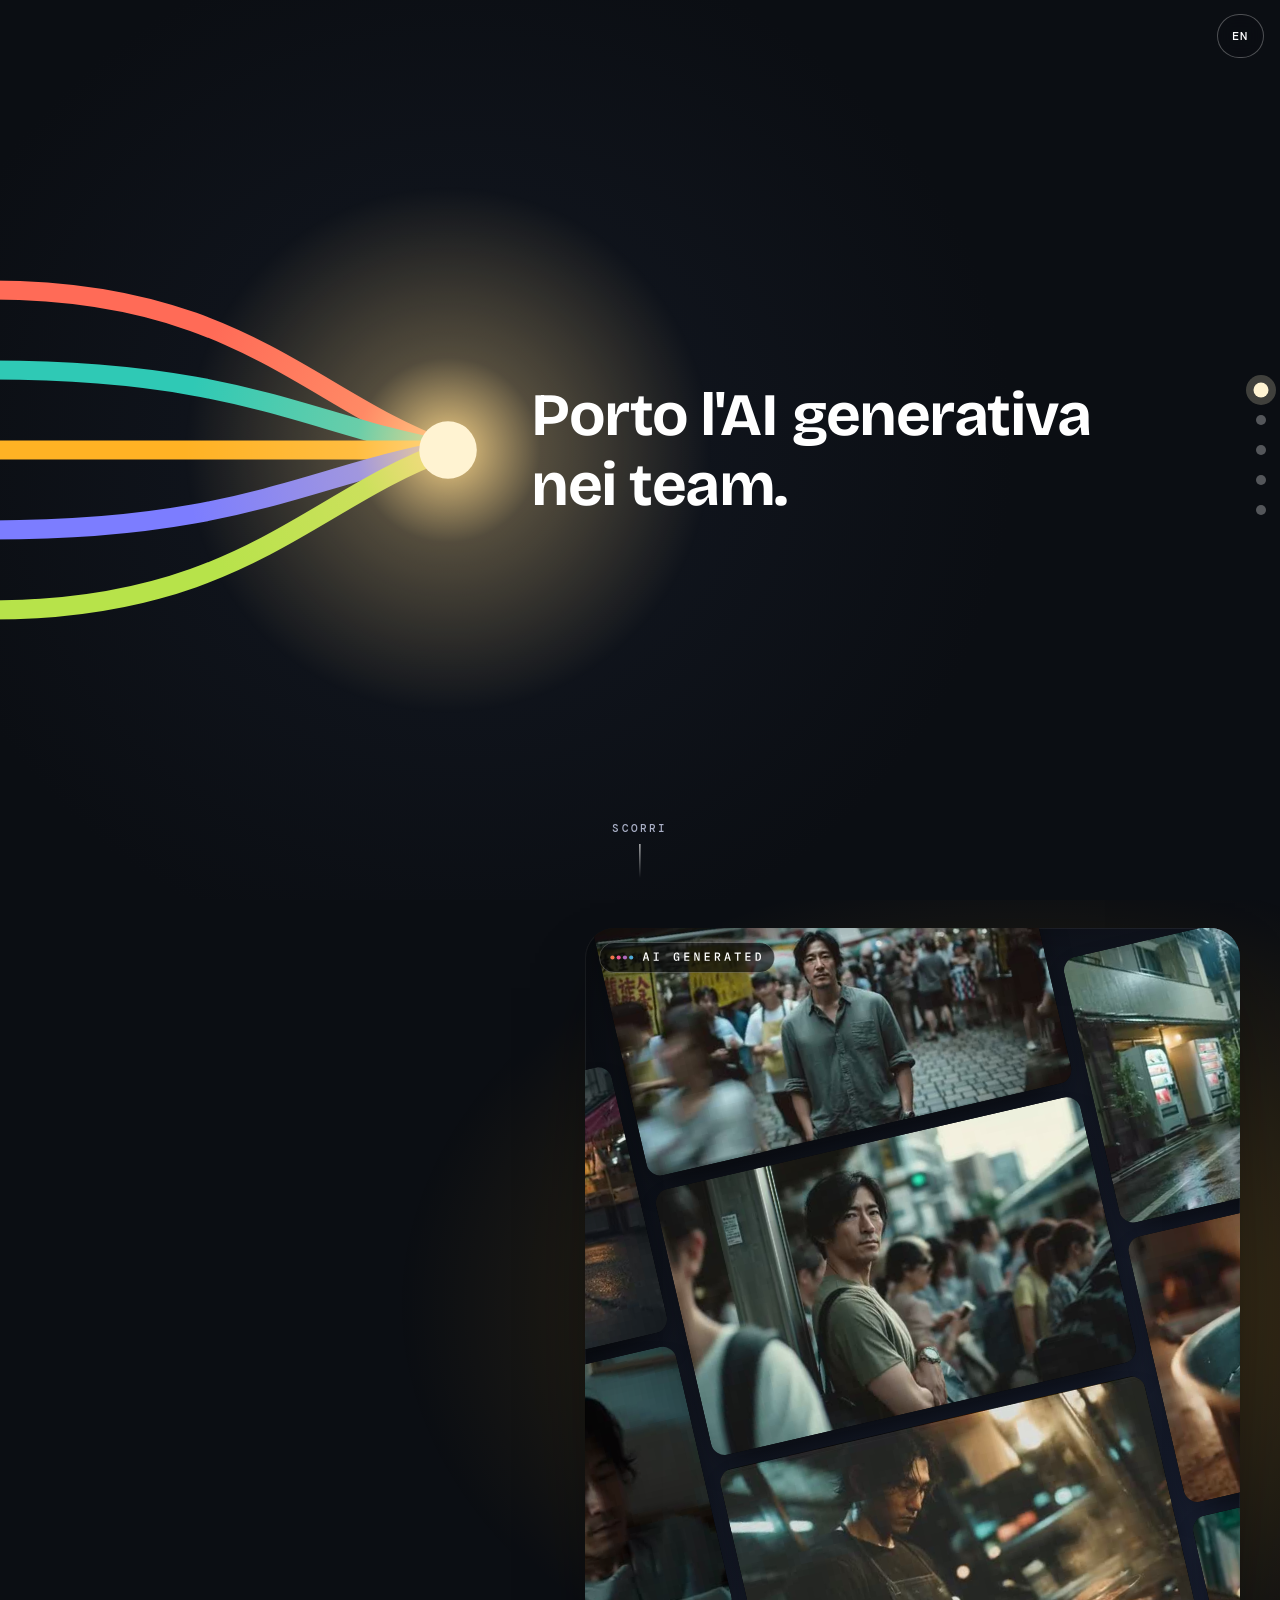
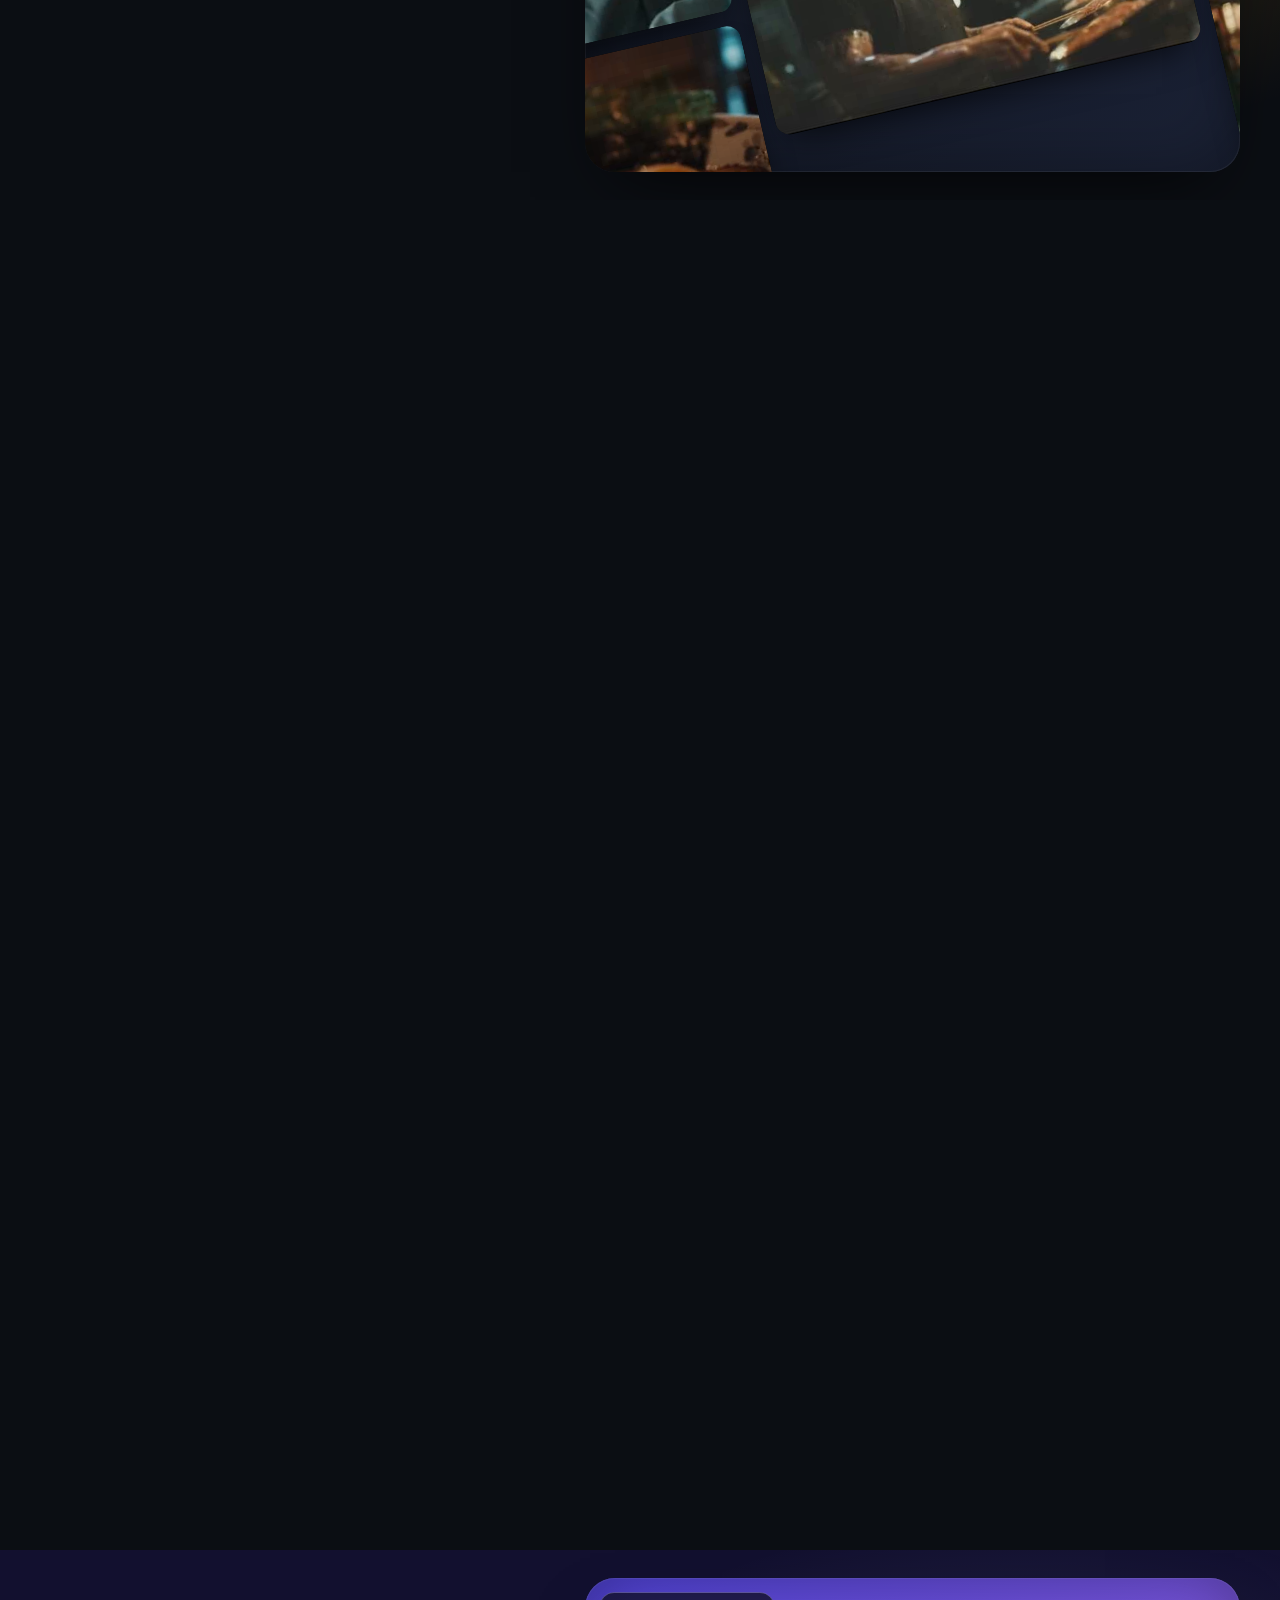
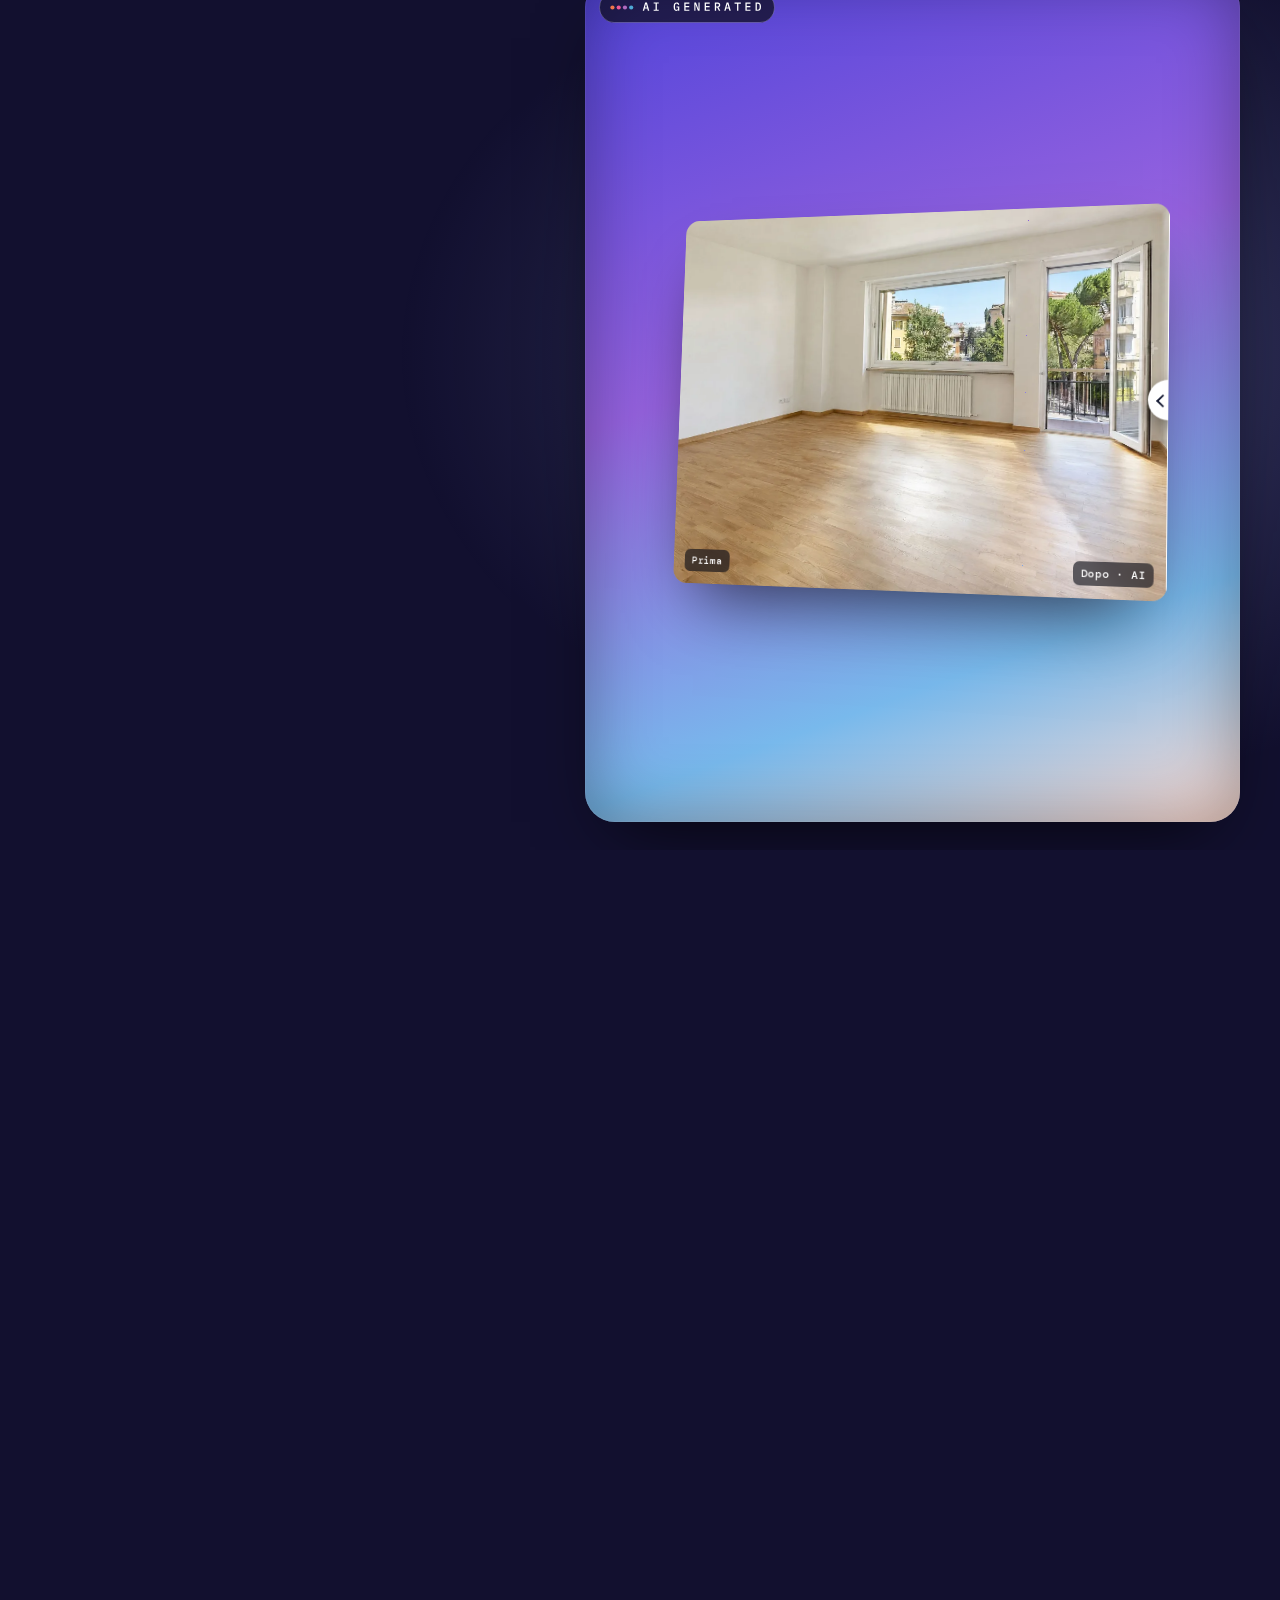
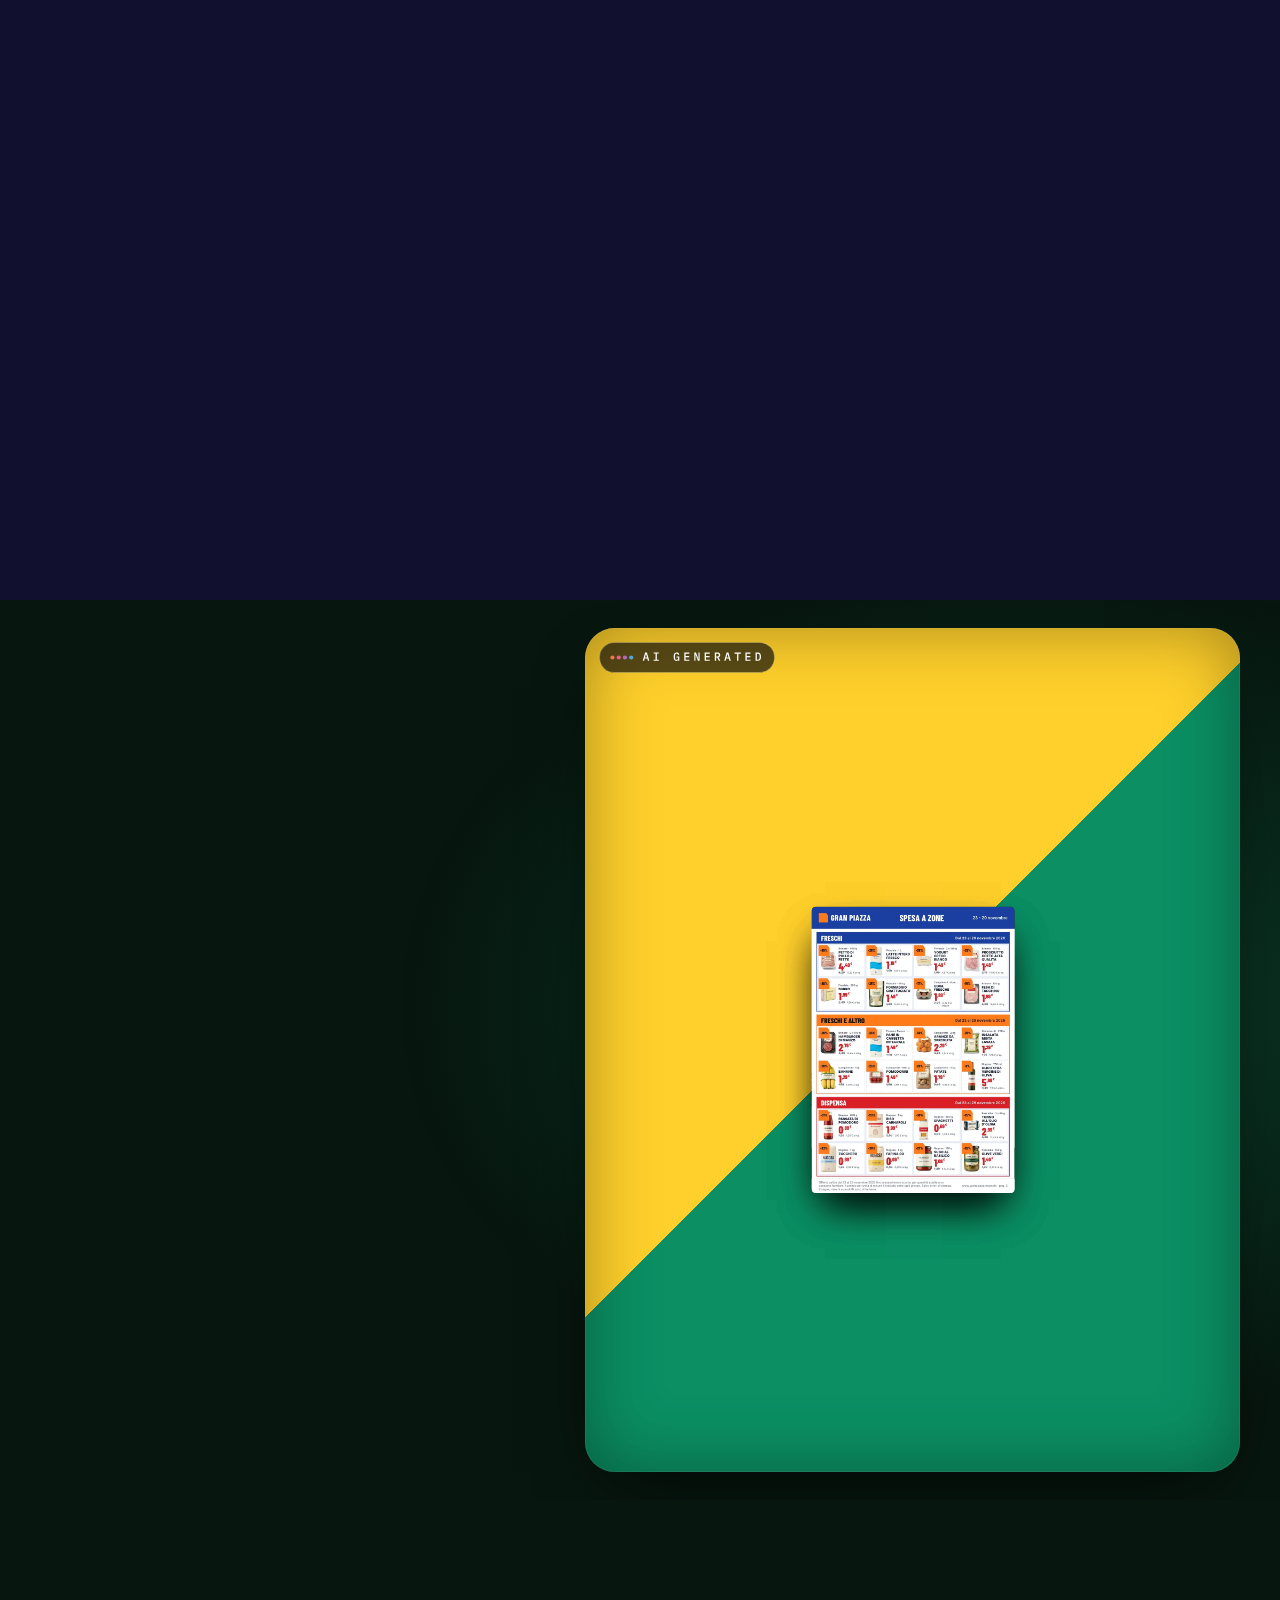
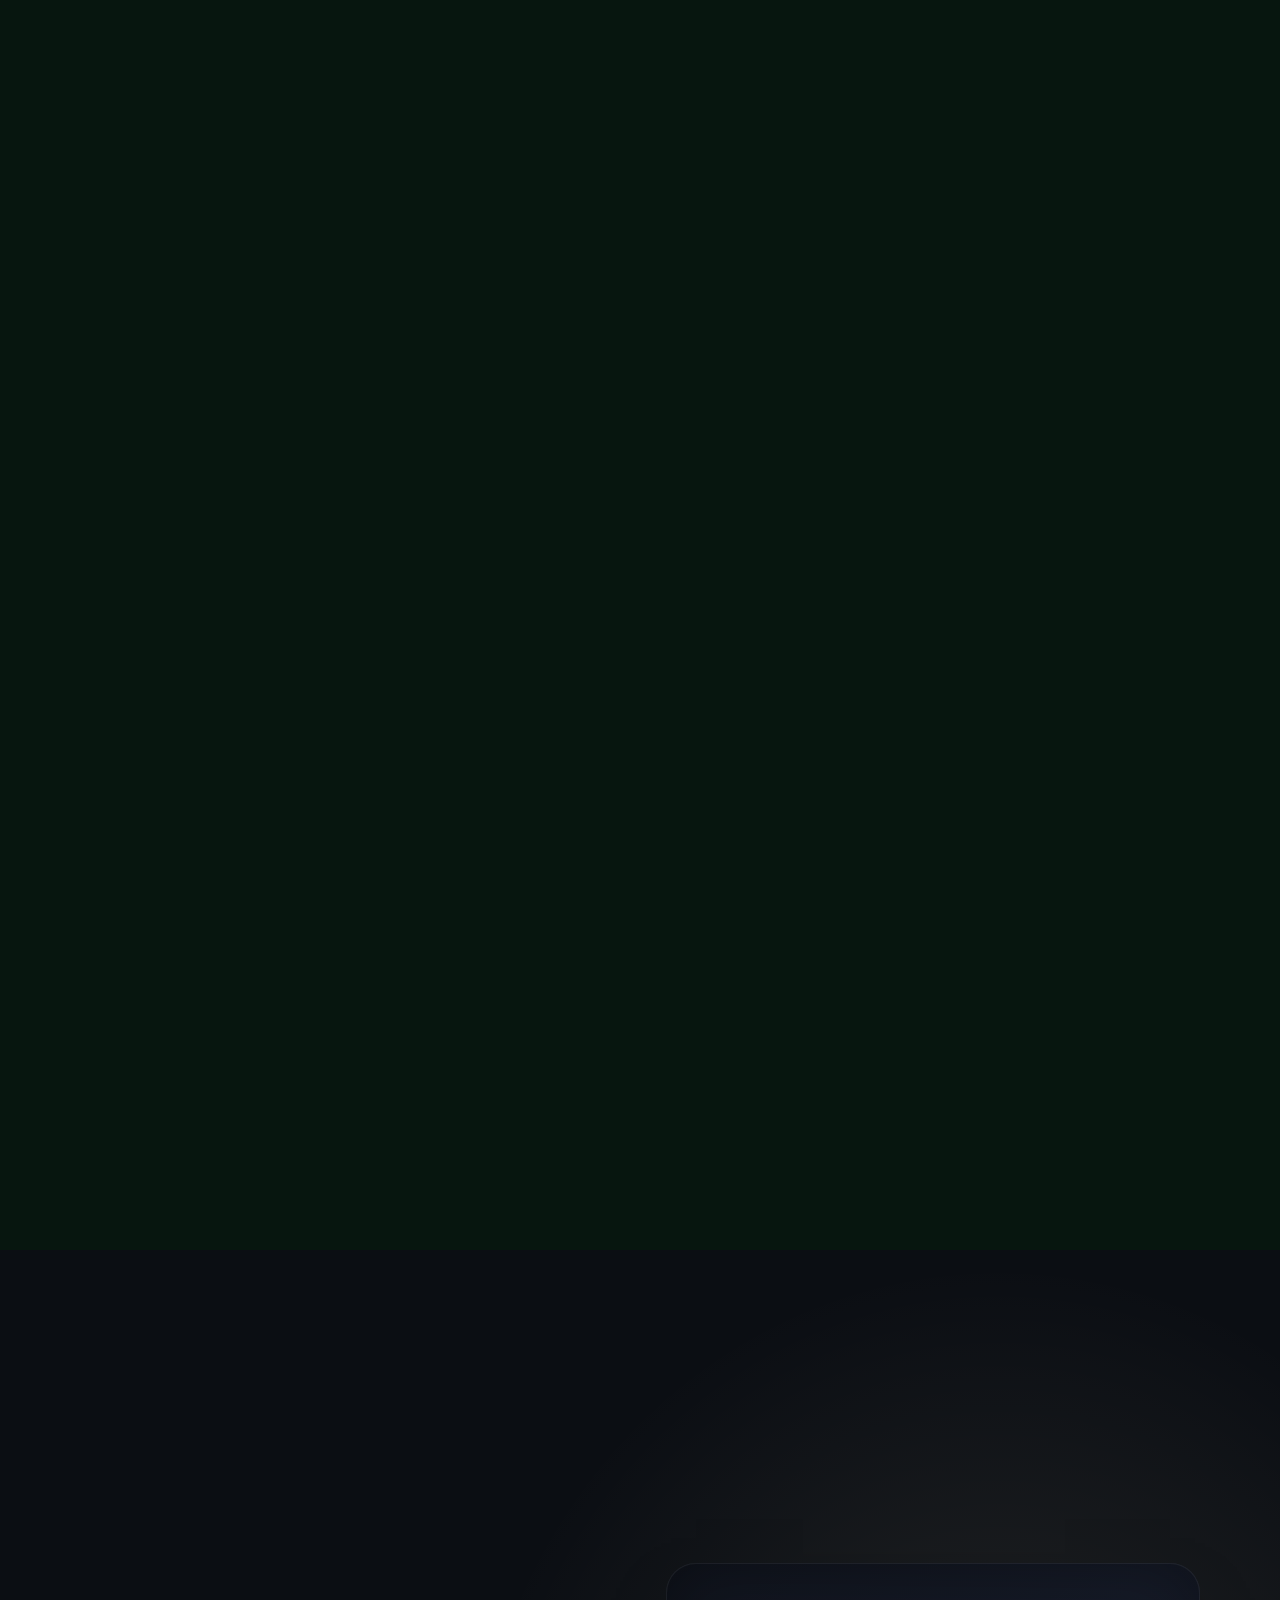
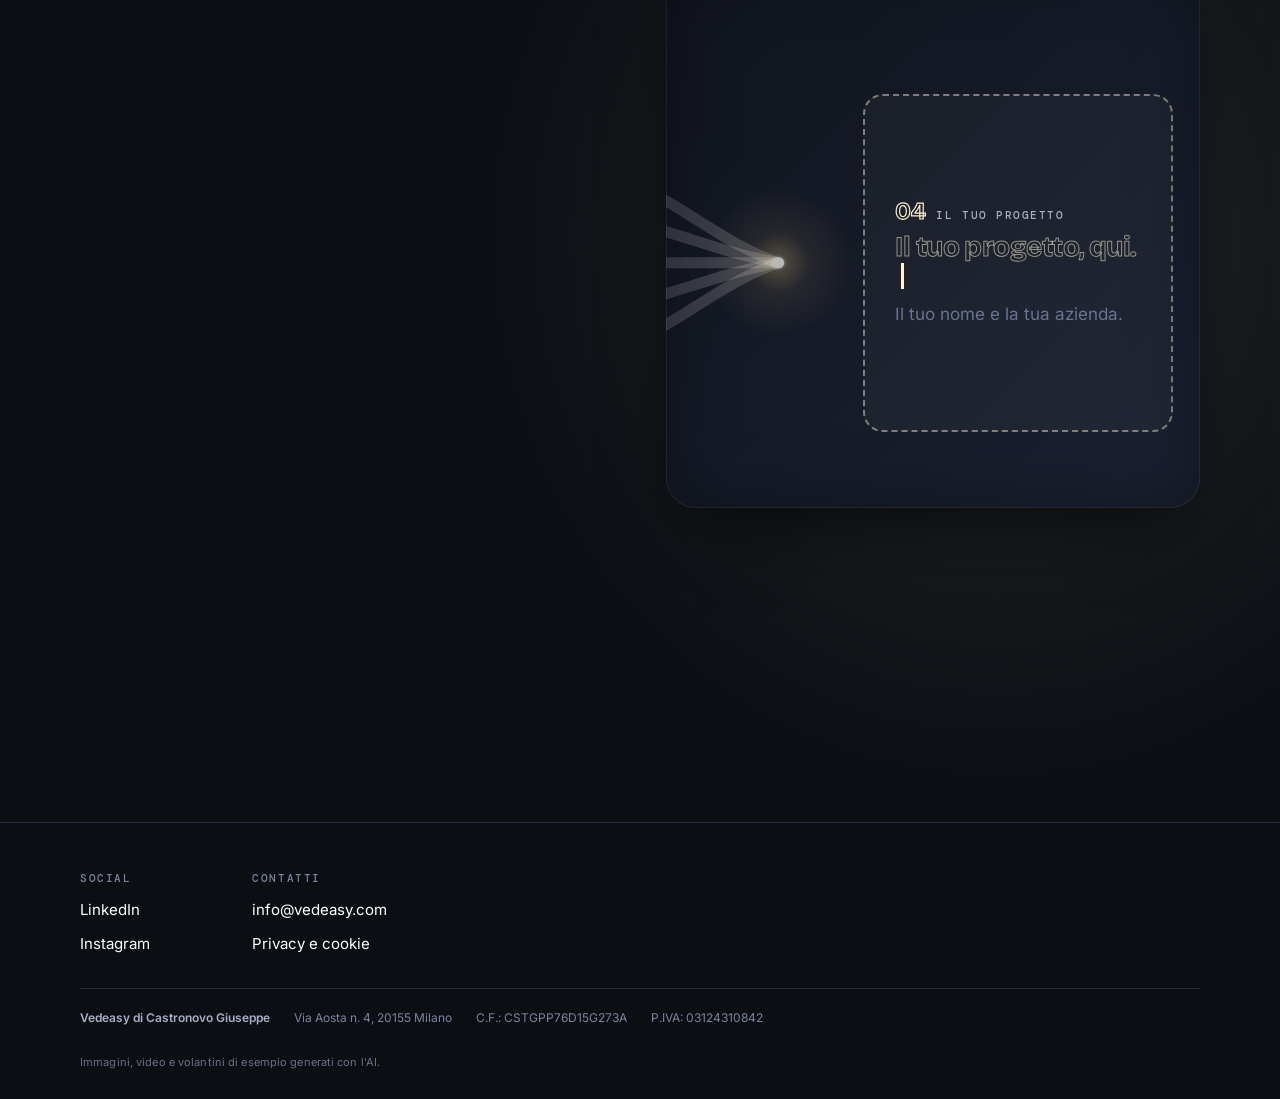
<file: index.html>
<!doctype html>
<html lang="it">
<head>
<meta charset="utf-8">
<meta name="viewport" content="width=device-width, initial-scale=1, viewport-fit=cover">
<title>Porto l&#x27;AI generativa nei team</title>
<meta name="description" content="Porto l&#x27;AI generativa nei team. Vedeasy per agenzie e aziende, AI Immobiliare per gli agenti immobiliari, Folifly per i volantini di catene e grandi marchi.">
<meta name="claude:viewport-fit-sides" content="cover">
<meta name="theme-color" content="#0B0E13">
<link rel="alternate" hreflang="it" href="https://progetti.aigenerated.it/">
<link rel="alternate" hreflang="en" href="https://progetti.aigenerated.it/en/">
<link rel="alternate" hreflang="x-default" href="https://progetti.aigenerated.it/">
<meta property="og:type" content="website">
<meta property="og:title" content="Porto l&#x27;AI generativa nei team">
<meta property="og:description" content="Porto l&#x27;AI generativa nei team. Vedeasy per agenzie e aziende, AI Immobiliare per gli agenti immobiliari, Folifly per i volantini di catene e grandi marchi.">
<meta property="og:url" content="https://progetti.aigenerated.it/">
<meta property="og:image" content="https://progetti.aigenerated.it/img/og-it.png">
<meta property="og:image:width" content="1200">
<meta property="og:image:height" content="630">
<meta name="twitter:card" content="summary_large_image">

<link rel="icon" href="img/icona.svg" type="image/svg+xml">
<link rel="apple-touch-icon" href="img/icona-180.png">
<link rel="stylesheet" href="stile.css">
<style>.p-vedeasy{--p:#FFB224;--p-fg:#15110A;--p-bg:linear-gradient(135deg,#0B0E13 0%,#1B2236 100%)}.p-immobiliare{--p:#A5B4FC;--p-fg:#14113A;--p-bg:linear-gradient(160deg,#5144DA 0%,#9562DF 42%,#78B9EC 77%,#FFDBD0 100%)}.p-folifly{--p:#19B57F;--p-fg:#0B0E0C;--p-bg:linear-gradient(135deg,#FFD02B 0 46%,#0B8F63 46% 100%)}</style>
</head>
<body>
<div class="barra" aria-hidden="true"><i></i></div>
<a class="lang" href="en/" hreflang="en" lang="en" aria-label="Read this page in English">EN</a>
<nav class="rail" aria-label="Sezioni della pagina"><a href="#top" aria-label="Inizio" style="--c:#FFF3D2"><span class="n">Inizio</span></a><a href="#s-vedeasy" aria-label="Vedeasy" style="--c:#FFB224"><span class="n">Vedeasy</span></a><a href="#s-immobiliare" aria-label="AI Immobiliare" style="--c:#A5B4FC"><span class="n">AI Immobiliare</span></a><a href="#s-folifly" aria-label="Folifly" style="--c:#19B57F"><span class="n">Folifly</span></a><a href="#s-tuo" aria-label="Il tuo progetto" style="--c:#FFF3D2"><span class="n">Il tuo progetto</span></a></nav>
<header class="hero" id="top">
 <div class="hero-in">
  <div class="arte arte-d" aria-hidden="true"><svg viewBox="0 0 1600 900" preserveAspectRatio="xMidYMid slice" focusable="false"><defs><radialGradient id="alone-d"><stop offset="0" stop-color="#FFD98A" stop-opacity=".95"/><stop offset=".35" stop-color="#FFD98A" stop-opacity=".28"/><stop offset="1" stop-color="#FFD98A" stop-opacity="0"/></radialGradient></defs><g class="fili"><path class="filo" style="--i:0" pathLength="1" d="M-10,250 C 300,250 390,390.0 560,450" fill="none" stroke="#FF6B57" stroke-width="24" stroke-linecap="round"/><path class="filo" style="--i:1" pathLength="1" d="M-10,350 C 300,350 390,420.0 560,450" fill="none" stroke="#2FC9B5" stroke-width="24" stroke-linecap="round"/><path class="filo" style="--i:2" pathLength="1" d="M-10,450 C 300,450 390,450.0 560,450" fill="none" stroke="#FFB224" stroke-width="24" stroke-linecap="round"/><path class="filo" style="--i:3" pathLength="1" d="M-10,550 C 300,550 390,480.0 560,450" fill="none" stroke="#7C7DFF" stroke-width="24" stroke-linecap="round"/><path class="filo" style="--i:4" pathLength="1" d="M-10,650 C 300,650 390,510.0 560,450" fill="none" stroke="#B7E34A" stroke-width="24" stroke-linecap="round"/></g><g class="nodo-s" style="transform-origin:560px 450px"><g class="nodo" style="transform-origin:560px 450px"><circle cx="560" cy="450" r="330" fill="url(#alone-d)"/><circle cx="560" cy="450" r="36" fill="#FFF3D2"/></g></g></svg></div>
  <div class="arte arte-m" aria-hidden="true"><svg viewBox="0 0 600 560" preserveAspectRatio="xMidYMid slice" focusable="false"><defs><radialGradient id="alone-m"><stop offset="0" stop-color="#FFD98A" stop-opacity=".95"/><stop offset=".35" stop-color="#FFD98A" stop-opacity=".28"/><stop offset="1" stop-color="#FFD98A" stop-opacity="0"/></radialGradient></defs><g class="fili"><path class="filo" style="--i:0" pathLength="1" d="M-10,164 C 150,164 290,245.2 390,280" fill="none" stroke="#FF6B57" stroke-width="14" stroke-linecap="round"/><path class="filo" style="--i:1" pathLength="1" d="M-10,222 C 150,222 290,262.6 390,280" fill="none" stroke="#2FC9B5" stroke-width="14" stroke-linecap="round"/><path class="filo" style="--i:2" pathLength="1" d="M-10,280 C 150,280 290,280.0 390,280" fill="none" stroke="#FFB224" stroke-width="14" stroke-linecap="round"/><path class="filo" style="--i:3" pathLength="1" d="M-10,338 C 150,338 290,297.4 390,280" fill="none" stroke="#7C7DFF" stroke-width="14" stroke-linecap="round"/><path class="filo" style="--i:4" pathLength="1" d="M-10,396 C 150,396 290,314.8 390,280" fill="none" stroke="#B7E34A" stroke-width="14" stroke-linecap="round"/></g><g class="nodo-s" style="transform-origin:390px 280px"><g class="nodo" style="transform-origin:390px 280px"><circle cx="390" cy="280" r="200" fill="url(#alone-m)"/><circle cx="390" cy="280" r="22" fill="#FFF3D2"/></g></g></svg></div>
  <h1><span class="r"><span>Porto l&#x27;AI</span></span> <span class="r r2"><span>generativa</span></span> <span class="r r3"><span>nei team.</span></span></h1>
 </div>
 <a class="scorri" href="#s-vedeasy"><span>Scorri</span><i aria-hidden="true"></i></a>
</header>
<main>
<section class="pin p-vedeasy st-muro" id="s-vedeasy" aria-labelledby="t-vedeasy">
 <div class="cielo">
  <div class="testo">
   <p class="num"><b aria-hidden="true">01</b><span>Vedeasy</span></p>
   <h2 id="t-vedeasy">Il tuo team creativo.</h2>
   <p class="frase">Questi video nascono da un metodo. Lo portiamo nel tuo team.</p>
   <div class="azioni"><a class="btn p" href="https://vedeasy.com/" target="_blank" rel="noopener"><span>Scopri Vedeasy</span><span class="go"><svg viewBox="0 0 20 20" aria-hidden="true"><path d="M4 10h11m-4.5-4.5L15 10l-4.5 4.5" fill="none" stroke="currentColor" stroke-width="1.8" stroke-linecap="round" stroke-linejoin="round"/></svg></span></a></div>
  </div>
  <div class="vis"><div class="muro" role="img" aria-label="Fotogramma di un video del metodo"><div class="col"><div class="tessera"><video muted loop playsinline preload="none" tabindex="-1" aria-hidden="true" poster="img/vedeasy/v1.jpg" data-src="img/vedeasy/v1.mp4"></video></div><div class="tessera"><video muted loop playsinline preload="none" tabindex="-1" aria-hidden="true" poster="img/vedeasy/v4.jpg" data-src="img/vedeasy/v4.mp4"></video></div><div class="tessera"><video muted loop playsinline preload="none" tabindex="-1" aria-hidden="true" poster="img/vedeasy/v7.jpg" data-src="img/vedeasy/v7.mp4"></video></div></div><div class="col"><div class="tessera"><video muted loop playsinline preload="none" tabindex="-1" aria-hidden="true" poster="img/vedeasy/v2.jpg" data-src="img/vedeasy/v2.mp4"></video></div><div class="tessera"><video muted loop playsinline preload="none" tabindex="-1" aria-hidden="true" poster="img/vedeasy/v5.jpg" data-src="img/vedeasy/v5.mp4"></video></div><div class="tessera"><video muted loop playsinline preload="none" tabindex="-1" aria-hidden="true" poster="img/vedeasy/v8.jpg" data-src="img/vedeasy/v8.mp4"></video></div></div><div class="col"><div class="tessera"><video muted loop playsinline preload="none" tabindex="-1" aria-hidden="true" poster="img/vedeasy/v3.jpg" data-src="img/vedeasy/v3.mp4"></video></div><div class="tessera"><video muted loop playsinline preload="none" tabindex="-1" aria-hidden="true" poster="img/vedeasy/v6.jpg" data-src="img/vedeasy/v6.mp4"></video></div><div class="tessera"><video muted loop playsinline preload="none" tabindex="-1" aria-hidden="true" poster="img/vedeasy/v9.jpg" data-src="img/vedeasy/v9.mp4"></video></div></div></div><img class="sigillo" src="img/sigillo-ai-generated.svg" alt="Video generati con l&#x27;AI" width="190" height="33"></div>
 </div>
</section>
<section class="pin p-immobiliare st-prima-dopo" id="s-immobiliare" aria-labelledby="t-immobiliare">
 <div class="cielo">
  <div class="testo">
   <p class="num"><b aria-hidden="true">02</b><span>AI Immobiliare</span></p>
   <h2 id="t-immobiliare">La tua rete di agenzie.</h2>
   <p class="frase">Foto arredate, video, annuncio e planimetria di ogni immobile, con lo stesso stile in ogni agenzia della rete.</p>
   <div class="azioni"><a class="btn p" href="https://immobiliare.aigenerated.it/" target="_blank" rel="noopener"><span>Scopri AI Immobiliare</span><span class="go"><svg viewBox="0 0 20 20" aria-hidden="true"><path d="M4 10h11m-4.5-4.5L15 10l-4.5 4.5" fill="none" stroke="currentColor" stroke-width="1.8" stroke-linecap="round" stroke-linejoin="round"/></svg></span></a></div>
  </div>
  <div class="vis"><div class="pdv"><div class="cornice"><img src="img/immo-prima.webp" alt="Soggiorno vuoto con finestra e balcone" width="1100" height="824"><img class="dopo" src="img/immo-dopo.webp" alt="Lo stesso soggiorno arredato con divano e tavolino, creato con l&#x27;AI" width="1100" height="824"><span class="bar" aria-hidden="true"><i></i></span><span class="lab l">Prima</span><span class="lab r">Dopo · AI</span></div></div><img class="sigillo" src="img/sigillo-ai-generated.svg" alt="Immagini generate con l&#x27;AI" width="190" height="33"></div>
 </div>
</section>
<section class="pin p-folifly st-fogli" id="s-folifly" aria-labelledby="t-folifly">
 <div class="cielo">
  <div class="testo">
   <p class="num"><b aria-hidden="true">03</b><span>Folifly</span></p>
   <h2 id="t-folifly">La tua catena, il tuo marchio.</h2>
   <p class="frase">Un volantino per ogni negozio e per ogni paese, partendo da un solo file di offerte.</p>
   <div class="azioni"><a class="btn p" href="folifly/" target="_blank" rel="noopener"><span>Scopri Folifly</span><span class="go"><svg viewBox="0 0 20 20" aria-hidden="true"><path d="M4 10h11m-4.5-4.5L15 10l-4.5 4.5" fill="none" stroke="currentColor" stroke-width="1.8" stroke-linecap="round" stroke-linejoin="round"/></svg></span></a></div>
  </div>
  <div class="vis"><div class="fogli"><img class="f f1" src="img/folifly-pag-1.webp" alt="Copertina di un volantino di esempio con prodotti e prezzi inventati" width="760" height="1075" loading="lazy"><img class="f f2" src="img/folifly-pag-2.webp" alt="Pagina interna di un volantino di esempio, a zone" width="760" height="1075" loading="lazy"><img class="f f3" src="img/folifly-pag-3.webp" alt="Altro volantino di esempio con un&#x27;altra insegna inventata" width="760" height="1075" loading="lazy"></div><img class="sigillo" src="img/sigillo-ai-generated.svg" alt="Volantini di esempio creati con l&#x27;AI" width="190" height="33"></div>
 </div>
</section>
<section class="tuo" id="s-tuo" aria-labelledby="t-tuo">
 <div class="tuo-in">
  <div class="testo">
   <p class="num"><b aria-hidden="true">04</b><span>Il tuo progetto</span></p>
   <h2 id="t-tuo">Il prossimo progetto è il tuo.</h2>
   <p class="frase">Raccontaci cosa ti serve e prenota una call di 30 minuti.</p>
   <form class="modulo" id="f-tuo" novalidate aria-label="Il tuo progetto" data-cfg="{&quot;err&quot;: {&quot;nome&quot;: &quot;Scrivi il tuo nome.&quot;, &quot;cognome&quot;: &quot;Scrivi il tuo cognome.&quot;, &quot;email&quot;: &quot;Scrivi un indirizzo email valido.&quot;, &quot;tel&quot;: &quot;Scrivi il tuo numero di telefono.&quot;, &quot;ruolo&quot;: &quot;Scrivi il tuo ruolo.&quot;, &quot;azienda&quot;: &quot;Scrivi il nome della tua azienda.&quot;, &quot;progetto&quot;: &quot;Racconta in poche parole il tuo progetto.&quot;, &quot;priv&quot;: &quot;Spunta la casella per continuare.&quot;}, &quot;note&quot;: {&quot;progetto&quot;: &quot;Progetto&quot;, &quot;tel&quot;: &quot;Telefono&quot;, &quot;ruolo&quot;: &quot;Ruolo&quot;, &quot;azienda&quot;: &quot;Azienda&quot;}}">
    <div class="fields"><div class="f "><label for="tuo-nome">Nome</label><input id="tuo-nome" name="nome" type="text" autocomplete="given-name" maxlength="120" required><div class="err" data-err="nome"></div></div><div class="f "><label for="tuo-cognome">Cognome</label><input id="tuo-cognome" name="cognome" type="text" autocomplete="family-name" maxlength="120" required><div class="err" data-err="cognome"></div></div><div class="f full"><label for="tuo-email">Email</label><input id="tuo-email" name="email" type="email" autocomplete="email" maxlength="120" required><div class="err" data-err="email"></div></div><div class="f "><label for="tuo-tel">Telefono</label><input id="tuo-tel" name="tel" type="tel" autocomplete="tel" maxlength="120" required><div class="err" data-err="tel"></div></div><div class="f "><label for="tuo-ruolo">Ruolo</label><input id="tuo-ruolo" name="ruolo" type="text" autocomplete="organization-title" maxlength="120" required><div class="err" data-err="ruolo"></div></div><div class="f full"><label for="tuo-azienda">Azienda</label><input id="tuo-azienda" name="azienda" type="text" autocomplete="organization" maxlength="120" required><div class="err" data-err="azienda"></div></div>
     <div class="f full"><label for="tuo-progetto">Il tuo progetto</label>
      <textarea id="tuo-progetto" name="progetto" rows="3" maxlength="400" required placeholder="Cosa vorresti portare nel tuo team o nella tua rete?"></textarea>
      <div class="err" data-err="progetto"></div></div>
    </div>
    <label class="check"><input id="tuo-priv" name="priv" type="checkbox" required><span>Ho letto l&#x27;informativa su <button type="button" class="linkbtn" data-apri="privacy">privacy e cookie</button>.</span></label>
    <div class="err" data-err="priv"></div>
    <button type="submit" class="btn p"><span>Prenota la call di 30 minuti</span><span class="go"><svg viewBox="0 0 20 20" aria-hidden="true"><path d="M4 10h11m-4.5-4.5L15 10l-4.5 4.5" fill="none" stroke="currentColor" stroke-width="1.8" stroke-linecap="round" stroke-linejoin="round"/></svg></span></button>
    <p class="piccolo" id="tuo-esito" role="status" hidden><a id="tuo-cal" href="https://cal.com/giuseppe-castronovo-ncbsfy/30min" target="_blank" rel="noopener">Il calendario non si è aperto? Aprilo qui.</a></p>
   </form>
  </div>
  <div class="vis tuo-vis" data-k="0" aria-hidden="true">
   <svg class="fili-tuo" viewBox="0 0 800 600" preserveAspectRatio="xMidYMid slice" focusable="false">
    <defs><radialGradient id="alone-t"><stop offset="0" stop-color="#FFD98A" stop-opacity=".95"/><stop offset=".4" stop-color="#FFD98A" stop-opacity=".25"/><stop offset="1" stop-color="#FFD98A" stop-opacity="0"/></radialGradient></defs>
    <g class="ombra-f"><path class="ombra" style="--i:0" pathLength="1" d="M-10,226 C 90,226 140,298.8 230,330" fill="none" stroke="#FF6B57" stroke-width="12" stroke-linecap="round"/><path class="ombra" style="--i:1" pathLength="1" d="M-10,278 C 90,278 140,314.4 230,330" fill="none" stroke="#2FC9B5" stroke-width="12" stroke-linecap="round"/><path class="ombra" style="--i:2" pathLength="1" d="M-10,330 C 90,330 140,330.0 230,330" fill="none" stroke="#FFB224" stroke-width="12" stroke-linecap="round"/><path class="ombra" style="--i:3" pathLength="1" d="M-10,382 C 90,382 140,345.6 230,330" fill="none" stroke="#7C7DFF" stroke-width="12" stroke-linecap="round"/><path class="ombra" style="--i:4" pathLength="1" d="M-10,434 C 90,434 140,361.2 230,330" fill="none" stroke="#B7E34A" stroke-width="12" stroke-linecap="round"/></g>
    <g class="fili"><path class="filo" style="--i:0" pathLength="1" d="M-10,226 C 90,226 140,298.8 230,330" fill="none" stroke="#FF6B57" stroke-width="12" stroke-linecap="round"/><path class="filo" style="--i:1" pathLength="1" d="M-10,278 C 90,278 140,314.4 230,330" fill="none" stroke="#2FC9B5" stroke-width="12" stroke-linecap="round"/><path class="filo" style="--i:2" pathLength="1" d="M-10,330 C 90,330 140,330.0 230,330" fill="none" stroke="#FFB224" stroke-width="12" stroke-linecap="round"/><path class="filo" style="--i:3" pathLength="1" d="M-10,382 C 90,382 140,345.6 230,330" fill="none" stroke="#7C7DFF" stroke-width="12" stroke-linecap="round"/><path class="filo" style="--i:4" pathLength="1" d="M-10,434 C 90,434 140,361.2 230,330" fill="none" stroke="#B7E34A" stroke-width="12" stroke-linecap="round"/></g>
    <g class="nodo-t"><circle cx="230" cy="330" r="150" fill="url(#alone-t)"/><circle cx="230" cy="330" r="15" fill="#FFF3D2"/></g>
   </svg>
   <div class="bozza" id="bozza" data-pieno="0">
    <p class="b-num"><b>04</b><span>Il tuo progetto</span></p>
    <p class="b-tit" id="b-tit" data-vuoto="Il tuo progetto, qui."></p>
    <p class="b-sub" id="b-sub" data-vuoto="Il tuo nome e la tua azienda."></p>
   </div>
  </div>
 </div>
</section>
</main>
<footer class="foot">
<div class="in">
  <div class="foot-top">
    <nav class="fcol" aria-label="Social"><p class="eyebrow">Social</p>
      <a href="https://www.linkedin.com/company/vedeasy/" target="_blank" rel="noopener noreferrer">LinkedIn</a>
      <a href="https://www.instagram.com/vedeasy.ai/" target="_blank" rel="noopener noreferrer">Instagram</a></nav>
    <div class="fcol"><p class="eyebrow">Contatti</p><a href="mailto:info@vedeasy.com">info@vedeasy.com</a><button type="button" class="linkbtn" data-apri="privacy">Privacy e cookie</button></div>
  </div>
  <address class="legal"><span>Vedeasy di Castronovo Giuseppe</span><span>Via Aosta n. 4, 20155 Milano</span><span>C.F.: CSTGPP76D15G273A</span><span>P.IVA: 03124310842</span></address>
  <p class="nota">Immagini, video e volantini di esempio generati con l&#x27;AI.</p>
</div>
</footer>
<dialog class="sheet-p" id="privacy" aria-labelledby="t-privacy">
 <div class="sp-testa"><div><p class="eyebrow">Informativa</p><h2 id="t-privacy">Privacy e cookie</h2></div><button type="button" class="btn" data-chiudi>Chiudi</button></div>
 <div class="sp-corpo">
  <p>Ultimo aggiornamento: 19 novembre 2026.</p>
  <h3>1. Chi tratta i tuoi dati</h3>
  <p>Il titolare del trattamento è Vedeasy di Castronovo Giuseppe, Via Aosta 4, 20155 Milano, C.F.: CSTGPP76D15G273A, P.IVA: 03124310842. Per qualsiasi domanda scrivi a info@vedeasy.com.</p>
  <h3>2. Quali dati raccogliamo</h3>
  <p>Raccogliamo dati personali solo quando compili il modulo «Il tuo progetto»: nome, cognome, indirizzo email, numero di telefono, ruolo, azienda e il testo che scrivi sul tuo progetto.</p>
  <p>Finché scrivi, questi dati restano in questa pagina, sul tuo dispositivo: non li mandiamo a nessuno. Escono solo quando premi «Prenota la call di 30 minuti». Non c'è registrazione, non c'è newsletter e non raccogliamo dati di navigazione per fare statistiche o pubblicità. Come ogni sito, il servizio che ospita questa pagina registra in automatico alcuni dati tecnici delle visite, come indirizzo IP, data e ora, per tenere il sito sicuro e funzionante.</p>
  <h3>3. Perché li usiamo e su quale base</h3>
  <ul>
   <li>Per rispondere alla tua richiesta e fissare la call. La base giuridica è la richiesta che ci fai, cioè le misure precontrattuali (art. 6, paragrafo 1, lettera b del Regolamento UE 2016/679).</li>
   <li>Per la sicurezza e il funzionamento del sito, con i dati tecnici del server. La base giuridica è il nostro legittimo interesse (art. 6, paragrafo 1, lettera f).</li>
  </ul>
  <p>Non usiamo i tuoi dati per inviarti pubblicità e non li usiamo per profilarti. Non li vendiamo.</p>
  <h3>4. La prenotazione della call</h3>
  <p>Le call si prenotano su Cal.com, un servizio esterno. Quando premi il bottone, si apre in una scheda nuova la sua pagina di prenotazione, dove nome, email e note (progetto, telefono, ruolo e azienda) arrivano già compilati. Da quel momento i dati della prenotazione sono trattati anche da quel servizio, per fissare l'appuntamento e mandarti la conferma, secondo la sua informativa.</p>
  <h3>5. Chi può vedere i dati</h3>
  <p>Li vediamo noi. Ci aiutano alcuni fornitori: chi ospita questa pagina e la posta elettronica, e il servizio di prenotazione. Non comunichiamo i dati ad altri, salvo obblighi di legge.</p>
  <h3>6. Per quanto tempo li conserviamo</h3>
  <p>Per il tempo necessario a rispondere e a gestire la tua richiesta. Se non nasce un rapporto di lavoro, li cancelliamo entro 12 mesi. Se nasce un rapporto, li teniamo per tutta la sua durata e per i tempi che la legge richiede per gli obblighi fiscali e contabili. I dati tecnici del server si conservano per un periodo breve, stabilito dal fornitore di hosting.</p>
  <h3>7. I tuoi diritti</h3>
  <p>Puoi chiederci in ogni momento di accedere ai tuoi dati, correggerli, cancellarli, limitarne l'uso, opporti al trattamento o riceverli in un formato leggibile (dall'art. 15 all'art. 22 del Regolamento). Scrivi a info@vedeasy.com. Se pensi che i tuoi diritti non siano rispettati puoi fare reclamo al Garante per la protezione dei dati personali (garanteprivacy.it).</p>
  <h3>8. Cookie</h3>
  <p>Questa pagina non usa cookie di profilazione, non usa cookie per le statistiche e non carica strumenti di terze parti per misurare le visite o fare pubblicità. I caratteri, le immagini e i video sono ospitati sulla pagina stessa, senza chiamare servizi esterni. Per questo non c'è un banner dei cookie: non c'è nulla da accettare o rifiutare.</p>
  <p>Quando passi alla pagina di prenotazione, quel servizio può usare i propri cookie: i dettagli sono nella sua informativa.</p>
  <h3>9. Contenuti generati con l'intelligenza artificiale</h3>
  <p>Le immagini, i video e i volantini di esempio di questa pagina sono generati con l'intelligenza artificiale e sono indicati come tali.</p>
  <h3>10. Modifiche</h3>
  <p>Se cambia qualcosa, per esempio se aggiungiamo uno strumento di statistiche, aggiorniamo questa pagina e la data in alto.</p>
 </div>
</dialog>
<script src="pagina.js"></script>
</body>
</html>
</file>
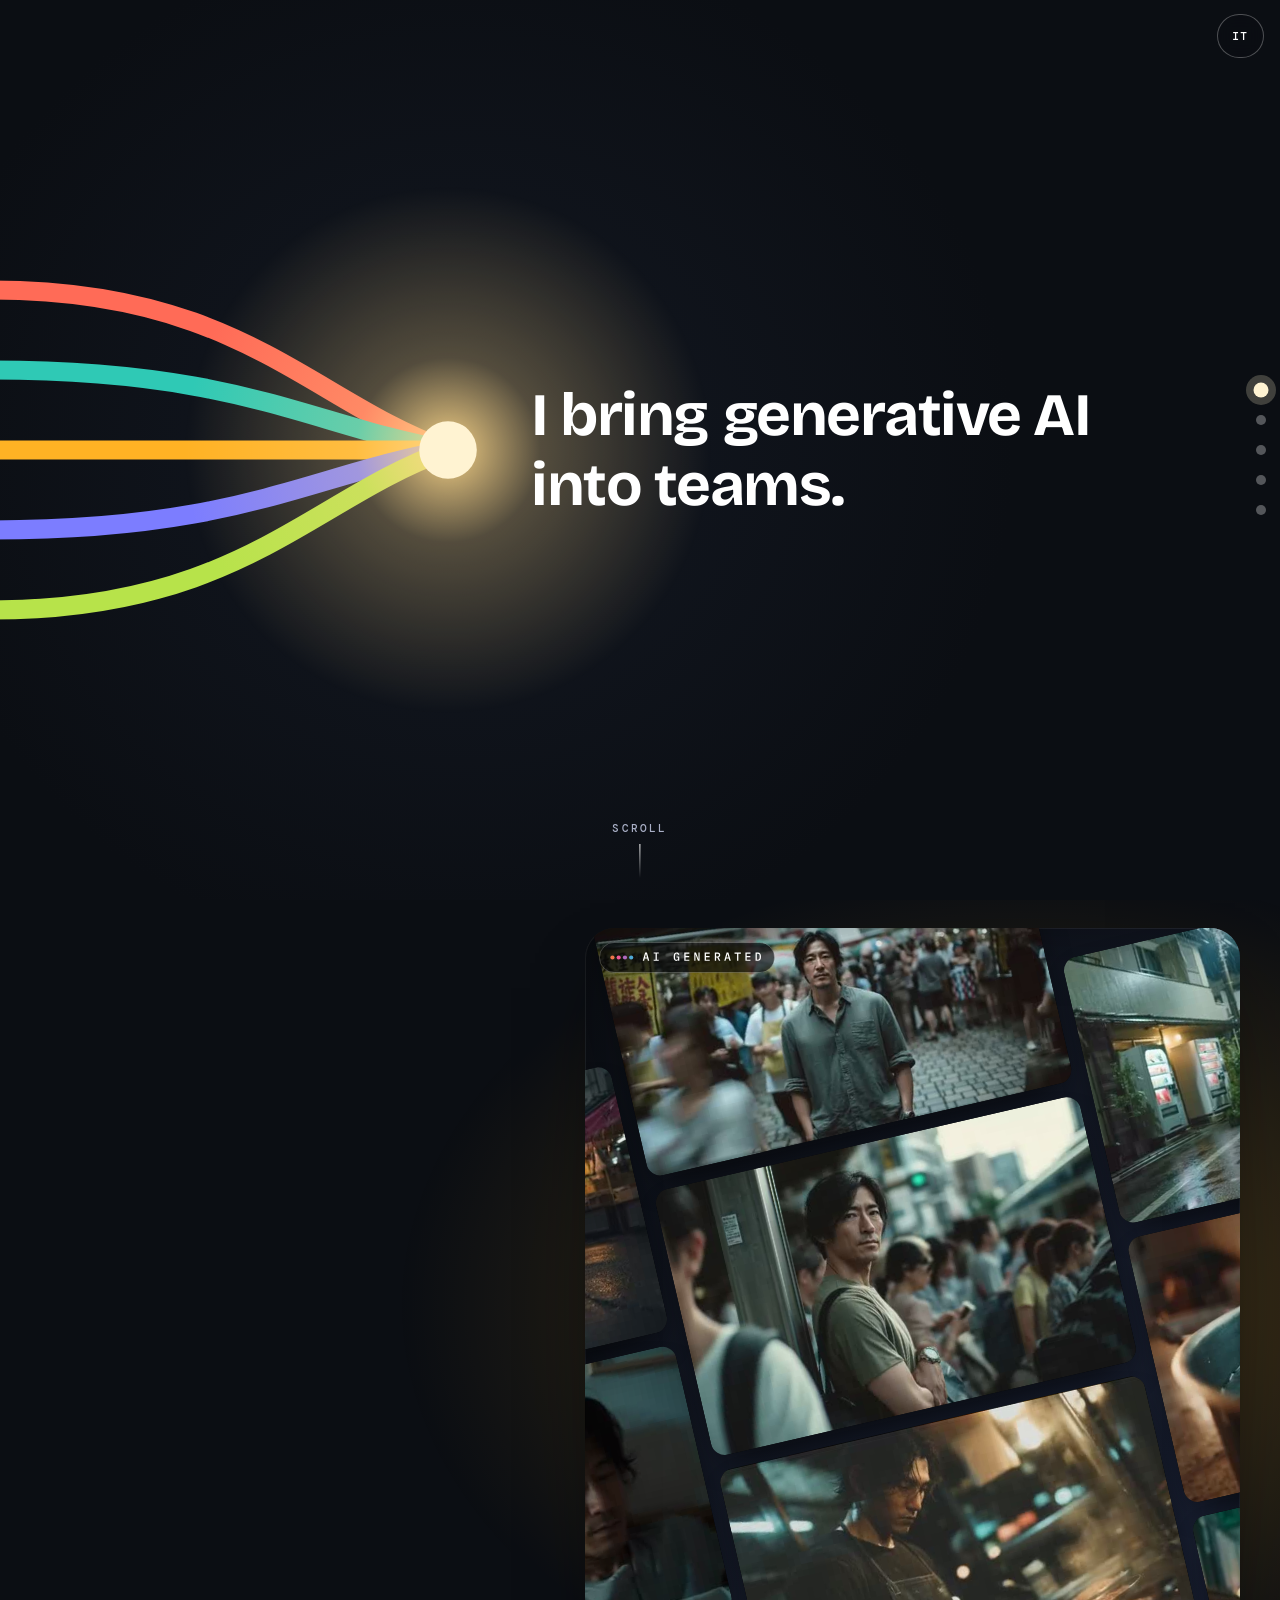
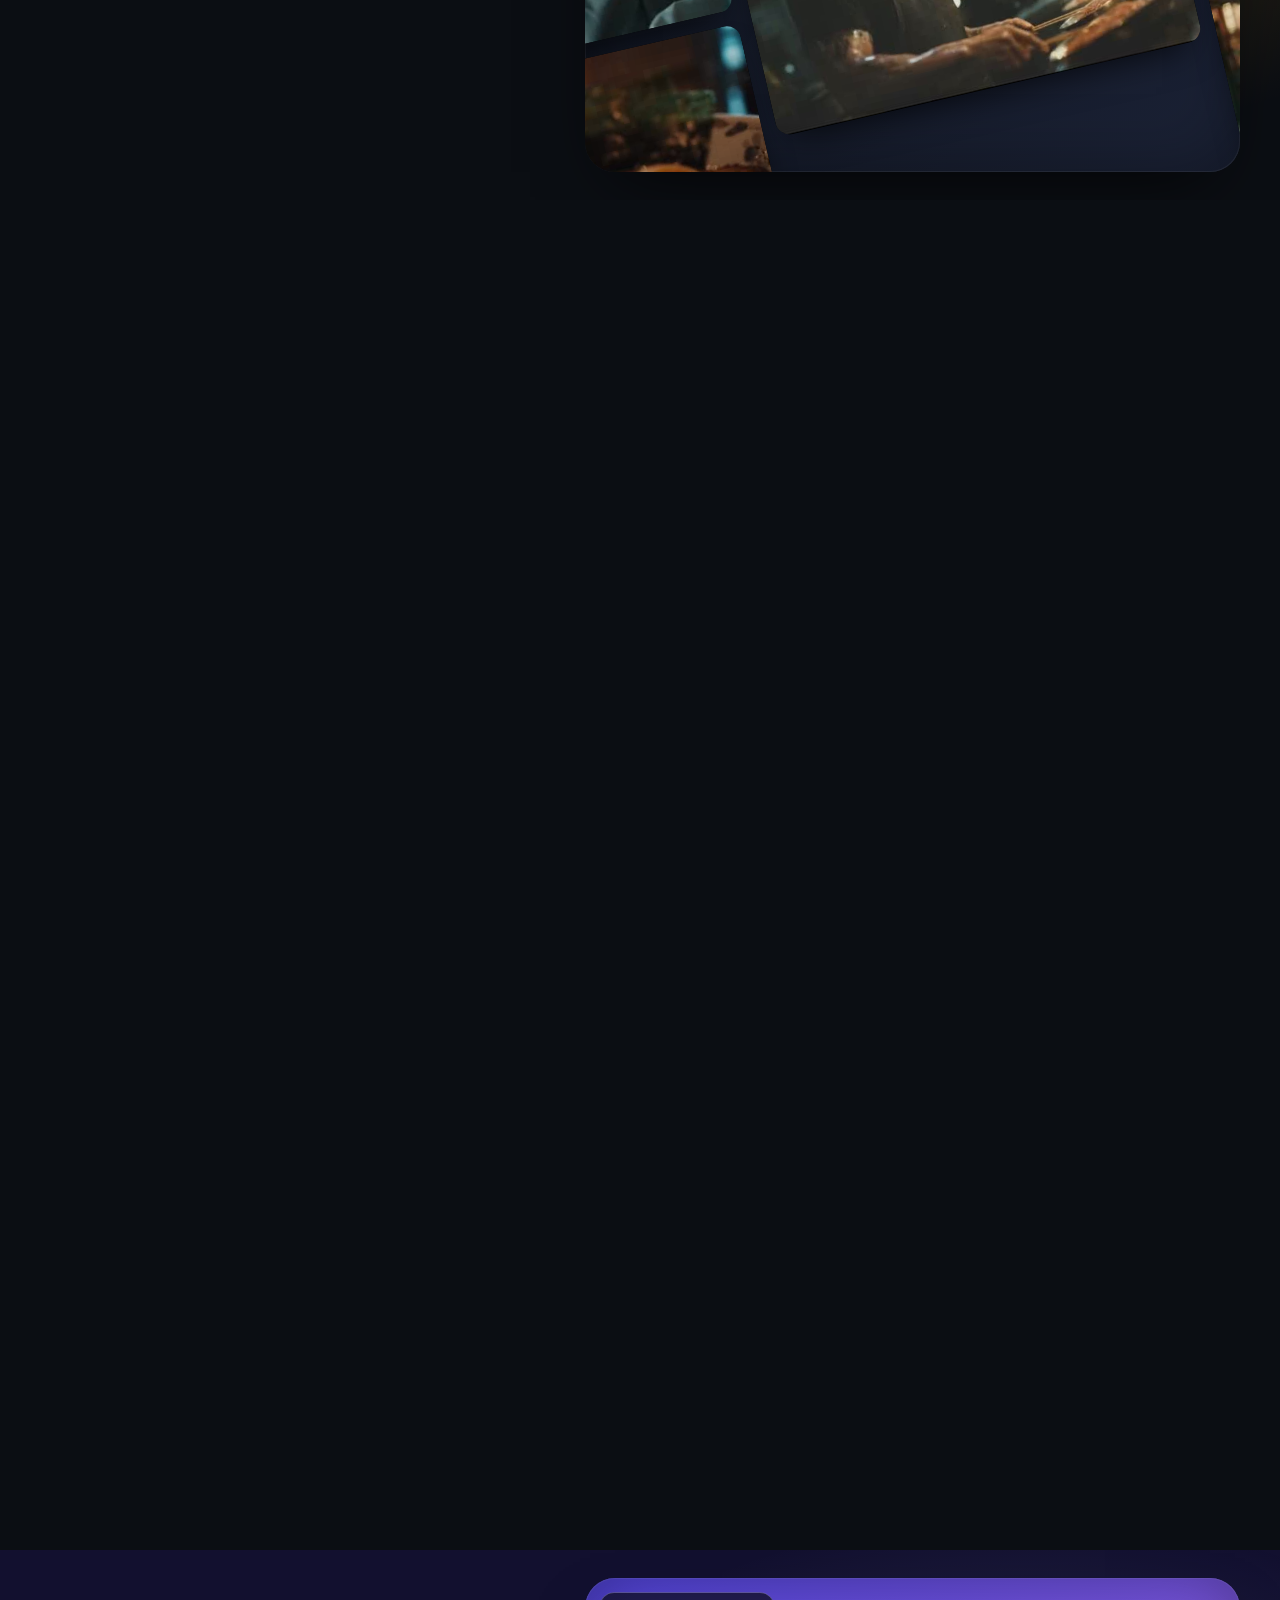
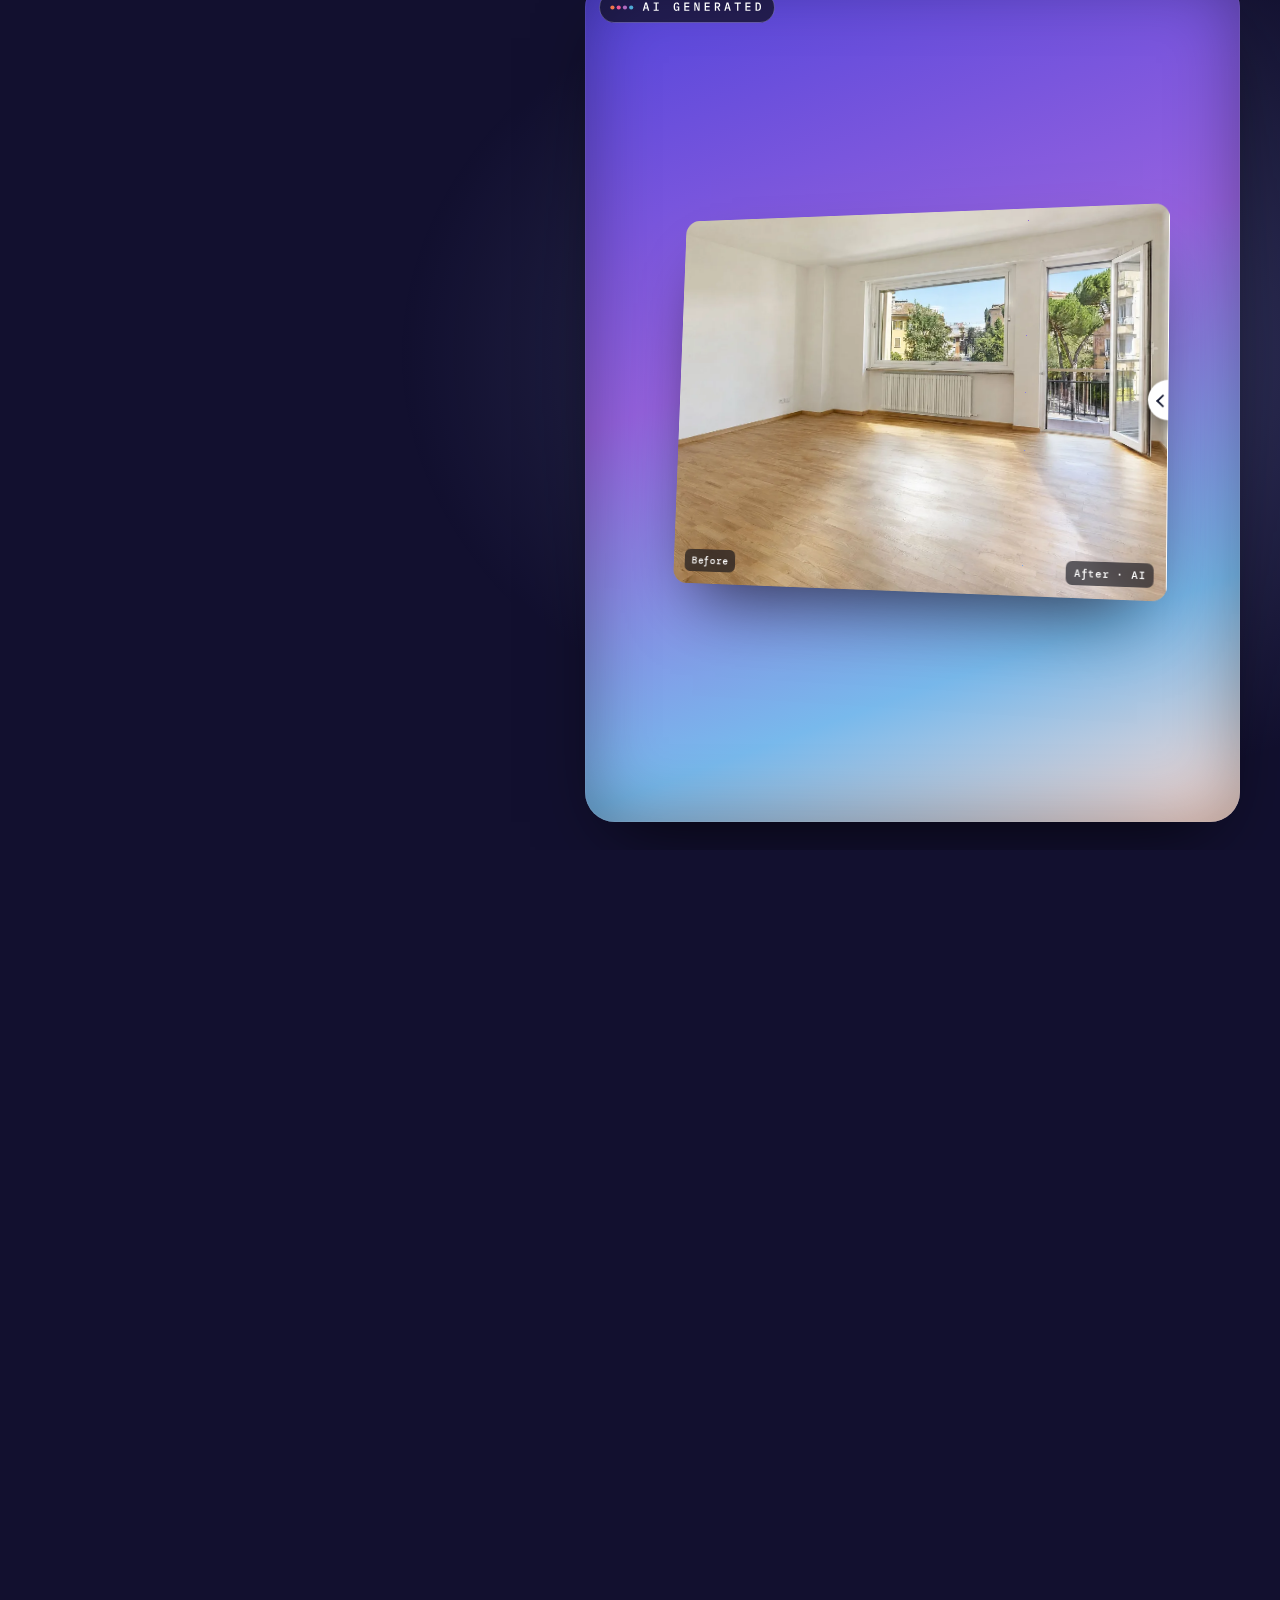
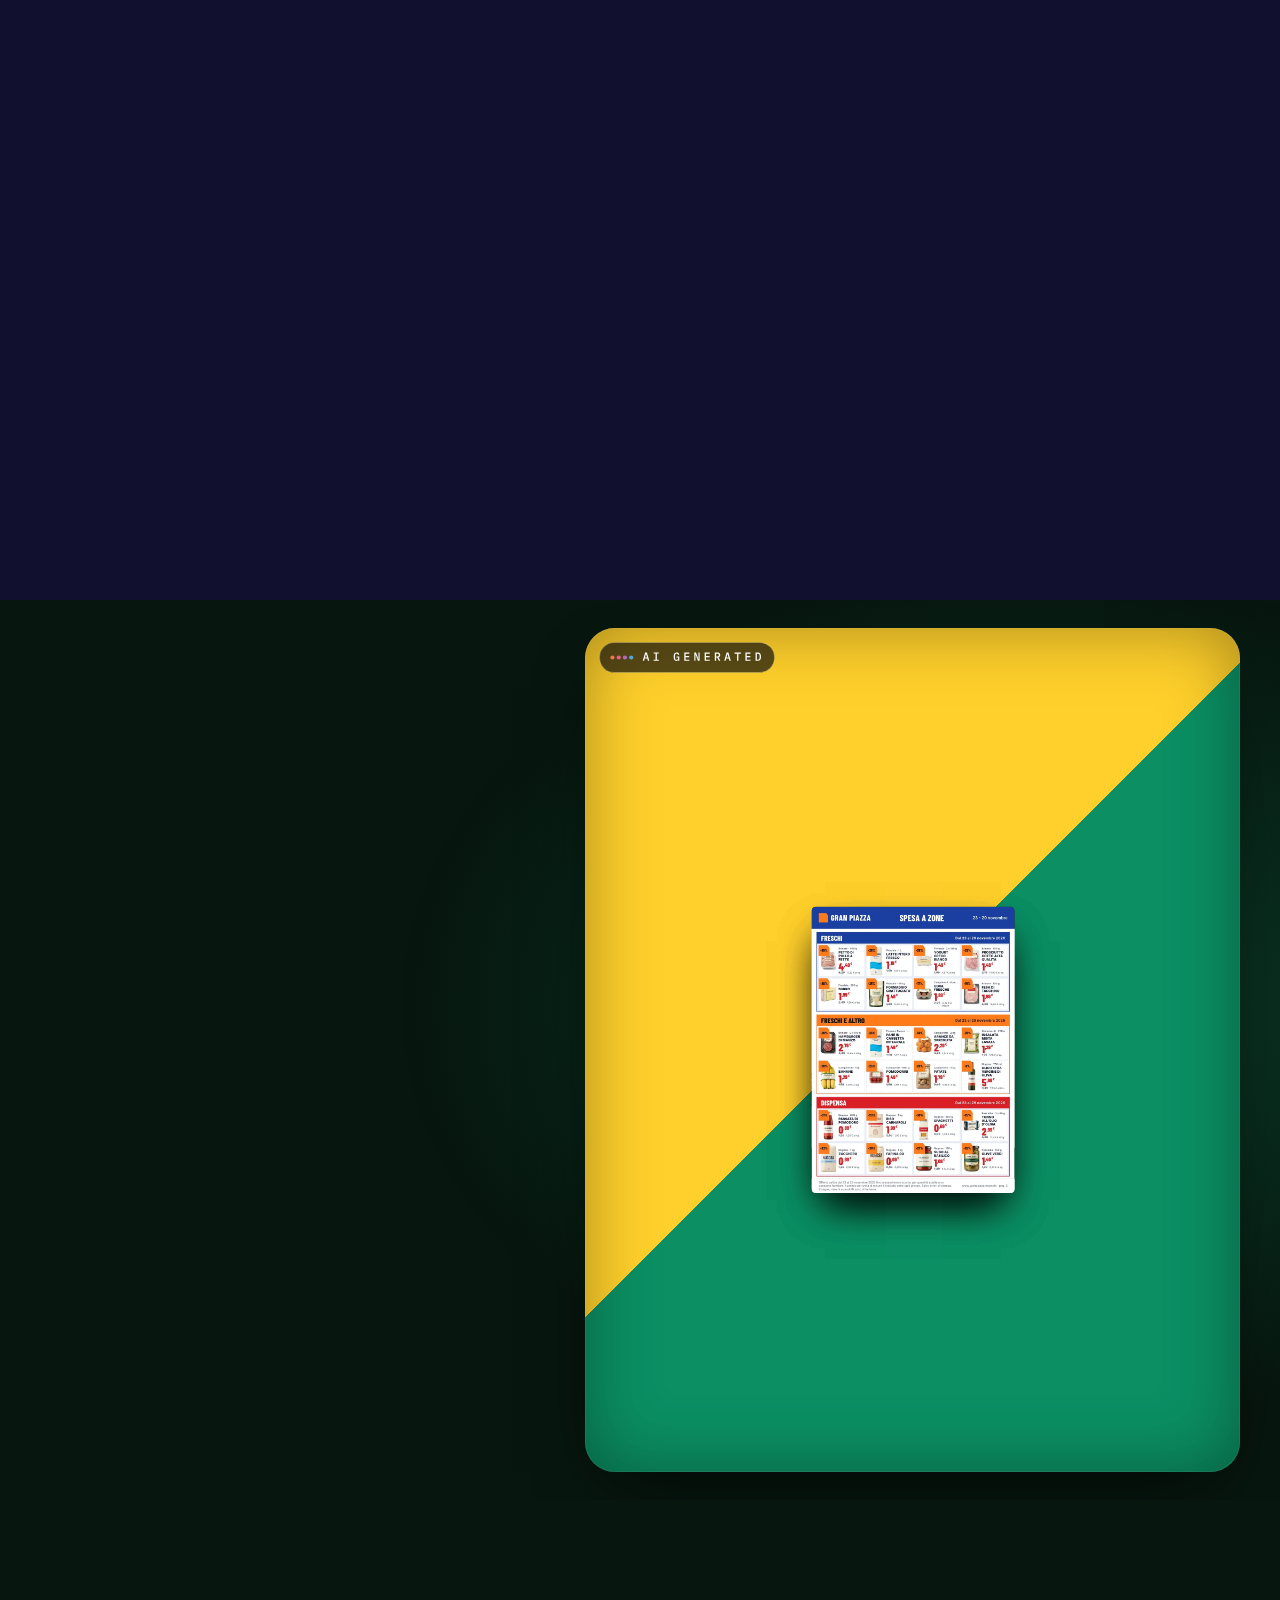
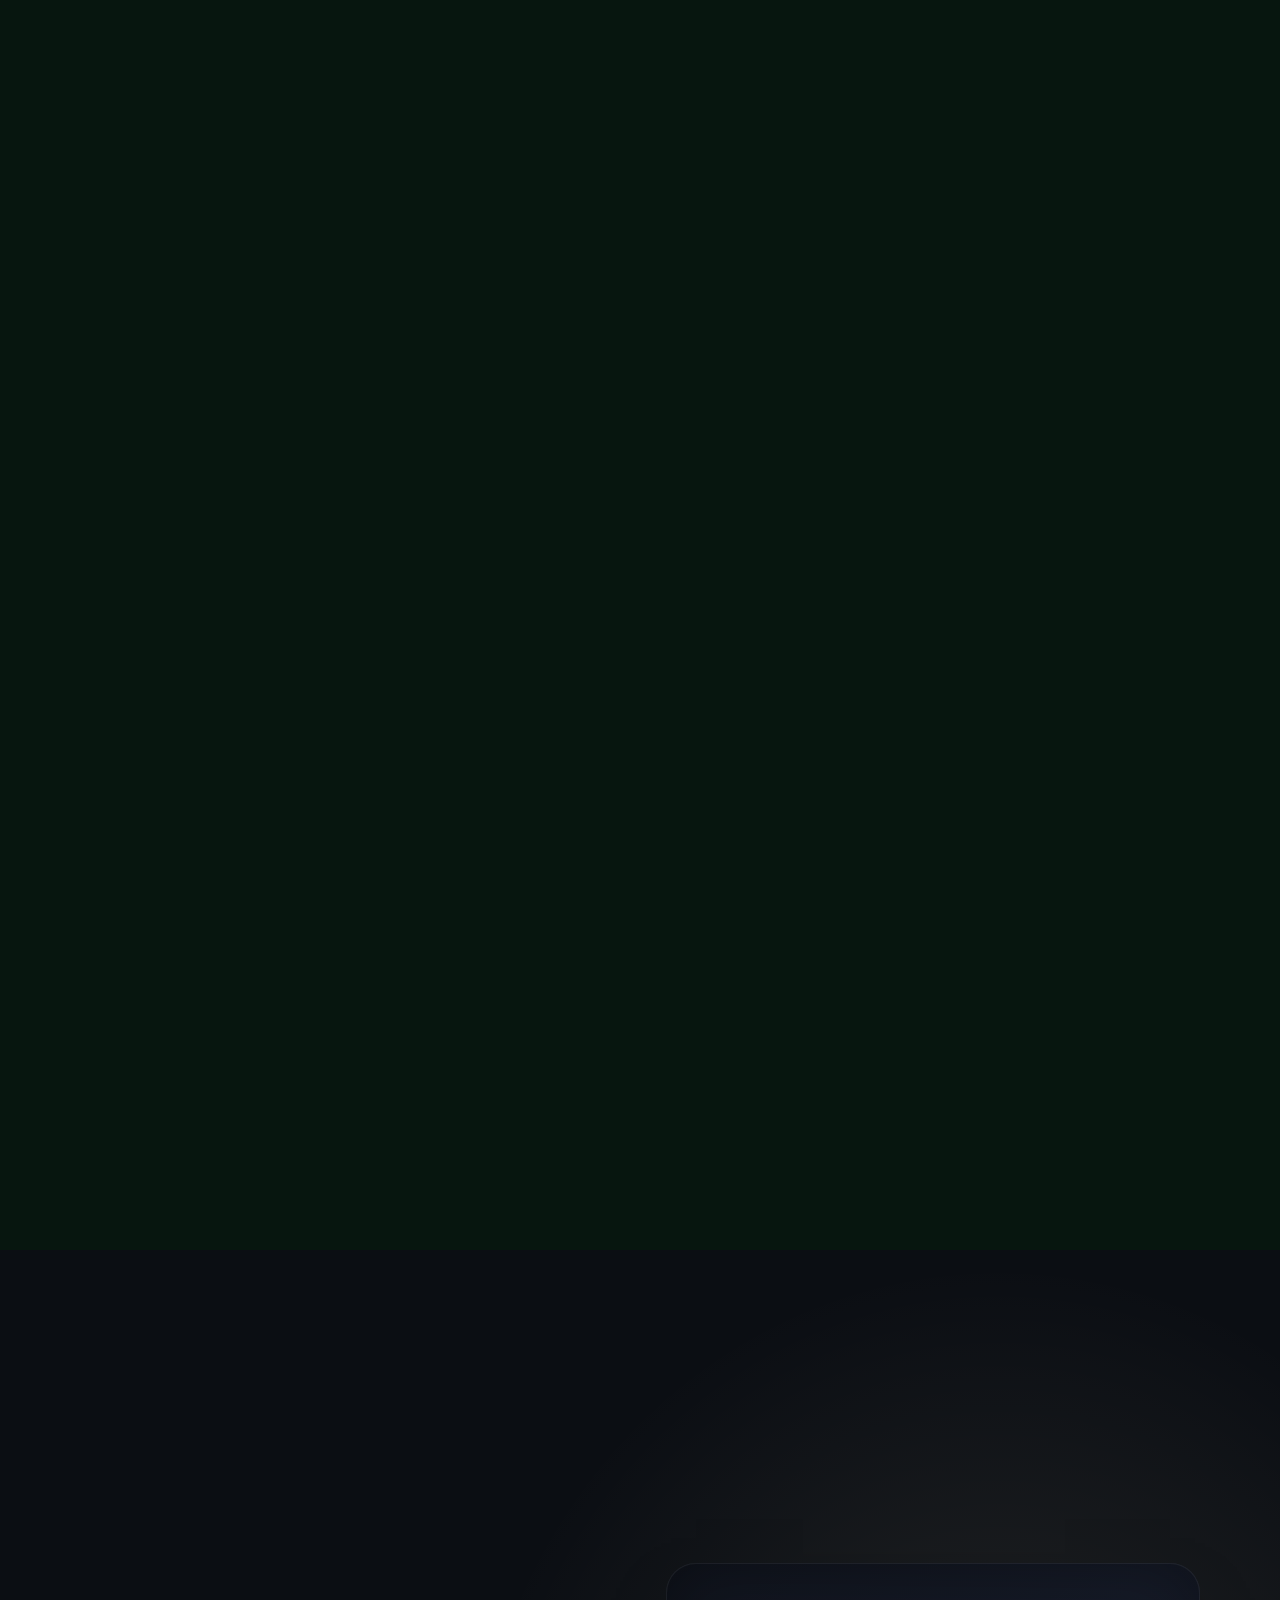
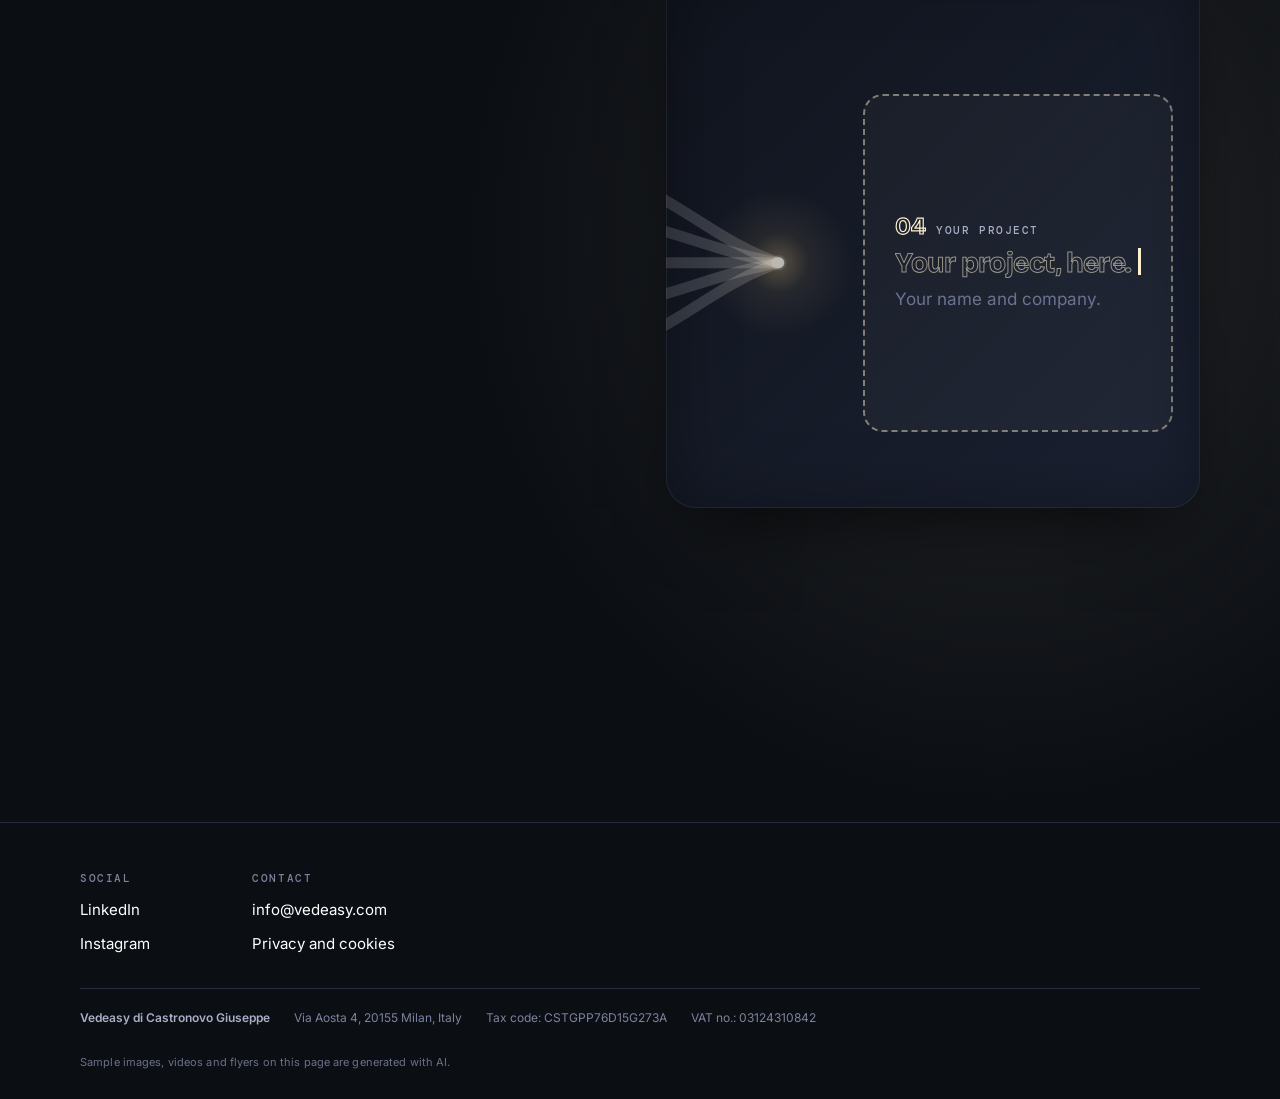
<file: en/index.html>
<!doctype html>
<html lang="en">
<head>
<meta charset="utf-8">
<meta name="viewport" content="width=device-width, initial-scale=1, viewport-fit=cover">
<title>I bring generative AI into teams</title>
<meta name="description" content="I bring generative AI into teams. Vedeasy for agencies and companies, AI Immobiliare for real estate agents, Folifly for the flyers of retail chains and large brands.">
<meta name="claude:viewport-fit-sides" content="cover">
<meta name="theme-color" content="#0B0E13">
<link rel="alternate" hreflang="it" href="https://progetti.aigenerated.it/">
<link rel="alternate" hreflang="en" href="https://progetti.aigenerated.it/en/">
<link rel="alternate" hreflang="x-default" href="https://progetti.aigenerated.it/">
<meta property="og:type" content="website">
<meta property="og:title" content="I bring generative AI into teams">
<meta property="og:description" content="I bring generative AI into teams. Vedeasy for agencies and companies, AI Immobiliare for real estate agents, Folifly for the flyers of retail chains and large brands.">
<meta property="og:url" content="https://progetti.aigenerated.it/en/">
<meta property="og:image" content="https://progetti.aigenerated.it/img/og-en.png">
<meta property="og:image:width" content="1200">
<meta property="og:image:height" content="630">
<meta name="twitter:card" content="summary_large_image">

<link rel="icon" href="../img/icona.svg" type="image/svg+xml">
<link rel="apple-touch-icon" href="../img/icona-180.png">
<link rel="stylesheet" href="../stile.css">
<style>.p-vedeasy{--p:#FFB224;--p-fg:#15110A;--p-bg:linear-gradient(135deg,#0B0E13 0%,#1B2236 100%)}.p-immobiliare{--p:#A5B4FC;--p-fg:#14113A;--p-bg:linear-gradient(160deg,#5144DA 0%,#9562DF 42%,#78B9EC 77%,#FFDBD0 100%)}.p-folifly{--p:#19B57F;--p-fg:#0B0E0C;--p-bg:linear-gradient(135deg,#FFD02B 0 46%,#0B8F63 46% 100%)}</style>
</head>
<body>
<div class="barra" aria-hidden="true"><i></i></div>
<a class="lang" href="../" hreflang="it" lang="it" aria-label="Leggi questa pagina in italiano">IT</a>
<nav class="rail" aria-label="Page sections"><a href="#top" aria-label="Start" style="--c:#FFF3D2"><span class="n">Start</span></a><a href="#s-vedeasy" aria-label="Vedeasy" style="--c:#FFB224"><span class="n">Vedeasy</span></a><a href="#s-immobiliare" aria-label="AI Immobiliare" style="--c:#A5B4FC"><span class="n">AI Immobiliare</span></a><a href="#s-folifly" aria-label="Folifly" style="--c:#19B57F"><span class="n">Folifly</span></a><a href="#s-tuo" aria-label="Your project" style="--c:#FFF3D2"><span class="n">Your project</span></a></nav>
<header class="hero" id="top">
 <div class="hero-in">
  <div class="arte arte-d" aria-hidden="true"><svg viewBox="0 0 1600 900" preserveAspectRatio="xMidYMid slice" focusable="false"><defs><radialGradient id="alone-d"><stop offset="0" stop-color="#FFD98A" stop-opacity=".95"/><stop offset=".35" stop-color="#FFD98A" stop-opacity=".28"/><stop offset="1" stop-color="#FFD98A" stop-opacity="0"/></radialGradient></defs><g class="fili"><path class="filo" style="--i:0" pathLength="1" d="M-10,250 C 300,250 390,390.0 560,450" fill="none" stroke="#FF6B57" stroke-width="24" stroke-linecap="round"/><path class="filo" style="--i:1" pathLength="1" d="M-10,350 C 300,350 390,420.0 560,450" fill="none" stroke="#2FC9B5" stroke-width="24" stroke-linecap="round"/><path class="filo" style="--i:2" pathLength="1" d="M-10,450 C 300,450 390,450.0 560,450" fill="none" stroke="#FFB224" stroke-width="24" stroke-linecap="round"/><path class="filo" style="--i:3" pathLength="1" d="M-10,550 C 300,550 390,480.0 560,450" fill="none" stroke="#7C7DFF" stroke-width="24" stroke-linecap="round"/><path class="filo" style="--i:4" pathLength="1" d="M-10,650 C 300,650 390,510.0 560,450" fill="none" stroke="#B7E34A" stroke-width="24" stroke-linecap="round"/></g><g class="nodo-s" style="transform-origin:560px 450px"><g class="nodo" style="transform-origin:560px 450px"><circle cx="560" cy="450" r="330" fill="url(#alone-d)"/><circle cx="560" cy="450" r="36" fill="#FFF3D2"/></g></g></svg></div>
  <div class="arte arte-m" aria-hidden="true"><svg viewBox="0 0 600 560" preserveAspectRatio="xMidYMid slice" focusable="false"><defs><radialGradient id="alone-m"><stop offset="0" stop-color="#FFD98A" stop-opacity=".95"/><stop offset=".35" stop-color="#FFD98A" stop-opacity=".28"/><stop offset="1" stop-color="#FFD98A" stop-opacity="0"/></radialGradient></defs><g class="fili"><path class="filo" style="--i:0" pathLength="1" d="M-10,164 C 150,164 290,245.2 390,280" fill="none" stroke="#FF6B57" stroke-width="14" stroke-linecap="round"/><path class="filo" style="--i:1" pathLength="1" d="M-10,222 C 150,222 290,262.6 390,280" fill="none" stroke="#2FC9B5" stroke-width="14" stroke-linecap="round"/><path class="filo" style="--i:2" pathLength="1" d="M-10,280 C 150,280 290,280.0 390,280" fill="none" stroke="#FFB224" stroke-width="14" stroke-linecap="round"/><path class="filo" style="--i:3" pathLength="1" d="M-10,338 C 150,338 290,297.4 390,280" fill="none" stroke="#7C7DFF" stroke-width="14" stroke-linecap="round"/><path class="filo" style="--i:4" pathLength="1" d="M-10,396 C 150,396 290,314.8 390,280" fill="none" stroke="#B7E34A" stroke-width="14" stroke-linecap="round"/></g><g class="nodo-s" style="transform-origin:390px 280px"><g class="nodo" style="transform-origin:390px 280px"><circle cx="390" cy="280" r="200" fill="url(#alone-m)"/><circle cx="390" cy="280" r="22" fill="#FFF3D2"/></g></g></svg></div>
  <h1><span class="r"><span>I bring</span></span> <span class="r r2"><span>generative AI</span></span> <span class="r r3"><span>into teams.</span></span></h1>
 </div>
 <a class="scorri" href="#s-vedeasy"><span>Scroll</span><i aria-hidden="true"></i></a>
</header>
<main>
<section class="pin p-vedeasy st-muro" id="s-vedeasy" aria-labelledby="t-vedeasy">
 <div class="cielo">
  <div class="testo">
   <p class="num"><b aria-hidden="true">01</b><span>Vedeasy</span></p>
   <h2 id="t-vedeasy">Your creative team.</h2>
   <p class="frase">These videos come from a method. We bring it into your team.</p>
   <div class="azioni"><a class="btn p" href="https://vedeasy.com/en/" target="_blank" rel="noopener"><span>Discover Vedeasy</span><span class="go"><svg viewBox="0 0 20 20" aria-hidden="true"><path d="M4 10h11m-4.5-4.5L15 10l-4.5 4.5" fill="none" stroke="currentColor" stroke-width="1.8" stroke-linecap="round" stroke-linejoin="round"/></svg></span></a></div>
  </div>
  <div class="vis"><div class="muro" role="img" aria-label="Frame from a method video"><div class="col"><div class="tessera"><video muted loop playsinline preload="none" tabindex="-1" aria-hidden="true" poster="../img/vedeasy/v1.jpg" data-src="../img/vedeasy/v1.mp4"></video></div><div class="tessera"><video muted loop playsinline preload="none" tabindex="-1" aria-hidden="true" poster="../img/vedeasy/v4.jpg" data-src="../img/vedeasy/v4.mp4"></video></div><div class="tessera"><video muted loop playsinline preload="none" tabindex="-1" aria-hidden="true" poster="../img/vedeasy/v7.jpg" data-src="../img/vedeasy/v7.mp4"></video></div></div><div class="col"><div class="tessera"><video muted loop playsinline preload="none" tabindex="-1" aria-hidden="true" poster="../img/vedeasy/v2.jpg" data-src="../img/vedeasy/v2.mp4"></video></div><div class="tessera"><video muted loop playsinline preload="none" tabindex="-1" aria-hidden="true" poster="../img/vedeasy/v5.jpg" data-src="../img/vedeasy/v5.mp4"></video></div><div class="tessera"><video muted loop playsinline preload="none" tabindex="-1" aria-hidden="true" poster="../img/vedeasy/v8.jpg" data-src="../img/vedeasy/v8.mp4"></video></div></div><div class="col"><div class="tessera"><video muted loop playsinline preload="none" tabindex="-1" aria-hidden="true" poster="../img/vedeasy/v3.jpg" data-src="../img/vedeasy/v3.mp4"></video></div><div class="tessera"><video muted loop playsinline preload="none" tabindex="-1" aria-hidden="true" poster="../img/vedeasy/v6.jpg" data-src="../img/vedeasy/v6.mp4"></video></div><div class="tessera"><video muted loop playsinline preload="none" tabindex="-1" aria-hidden="true" poster="../img/vedeasy/v9.jpg" data-src="../img/vedeasy/v9.mp4"></video></div></div></div><img class="sigillo" src="../img/sigillo-ai-generated.svg" alt="Videos generated with AI" width="190" height="33"></div>
 </div>
</section>
<section class="pin p-immobiliare st-prima-dopo" id="s-immobiliare" aria-labelledby="t-immobiliare">
 <div class="cielo">
  <div class="testo">
   <p class="num"><b aria-hidden="true">02</b><span>AI Immobiliare</span></p>
   <h2 id="t-immobiliare">Your agency network.</h2>
   <p class="frase">Staged photos, video, listing text and floor plan for every property, with the same style across every agency in the network.</p>
   <div class="azioni"><a class="btn p" href="https://immobiliare.aigenerated.it/" target="_blank" rel="noopener"><span>Discover AI Immobiliare</span><span class="go"><svg viewBox="0 0 20 20" aria-hidden="true"><path d="M4 10h11m-4.5-4.5L15 10l-4.5 4.5" fill="none" stroke="currentColor" stroke-width="1.8" stroke-linecap="round" stroke-linejoin="round"/></svg></span></a></div>
  </div>
  <div class="vis"><div class="pdv"><div class="cornice"><img src="../img/immo-prima.webp" alt="Empty living room with a window and balcony" width="1100" height="824"><img class="dopo" src="../img/immo-dopo.webp" alt="The same living room furnished with a sofa and coffee table, created with AI" width="1100" height="824"><span class="bar" aria-hidden="true"><i></i></span><span class="lab l">Before</span><span class="lab r">After · AI</span></div></div><img class="sigillo" src="../img/sigillo-ai-generated.svg" alt="Images generated with AI" width="190" height="33"></div>
 </div>
</section>
<section class="pin p-folifly st-fogli" id="s-folifly" aria-labelledby="t-folifly">
 <div class="cielo">
  <div class="testo">
   <p class="num"><b aria-hidden="true">03</b><span>Folifly</span></p>
   <h2 id="t-folifly">Your chain, your brand.</h2>
   <p class="frase">A flyer for every store and every country, starting from a single offers file.</p>
   <div class="azioni"><a class="btn p" href="../folifly/en/" target="_blank" rel="noopener"><span>Discover Folifly</span><span class="go"><svg viewBox="0 0 20 20" aria-hidden="true"><path d="M4 10h11m-4.5-4.5L15 10l-4.5 4.5" fill="none" stroke="currentColor" stroke-width="1.8" stroke-linecap="round" stroke-linejoin="round"/></svg></span></a></div>
  </div>
  <div class="vis"><div class="fogli"><img class="f f1" src="../img/folifly-pag-1.webp" alt="Cover of a sample flyer with made-up products and prices" width="760" height="1075" loading="lazy"><img class="f f2" src="../img/folifly-pag-2.webp" alt="Inner page of a sample flyer, laid out by zones" width="760" height="1075" loading="lazy"><img class="f f3" src="../img/folifly-pag-3.webp" alt="Another sample flyer with a different made-up store brand" width="760" height="1075" loading="lazy"></div><img class="sigillo" src="../img/sigillo-ai-generated.svg" alt="Sample flyers created with AI" width="190" height="33"></div>
 </div>
</section>
<section class="tuo" id="s-tuo" aria-labelledby="t-tuo">
 <div class="tuo-in">
  <div class="testo">
   <p class="num"><b aria-hidden="true">04</b><span>Your project</span></p>
   <h2 id="t-tuo">The next project is yours.</h2>
   <p class="frase">Tell us what you need and book a 30-minute call.</p>
   <form class="modulo" id="f-tuo" novalidate aria-label="Your project" data-cfg="{&quot;err&quot;: {&quot;nome&quot;: &quot;Enter your first name.&quot;, &quot;cognome&quot;: &quot;Enter your last name.&quot;, &quot;email&quot;: &quot;Enter a valid email address.&quot;, &quot;tel&quot;: &quot;Enter your phone number.&quot;, &quot;ruolo&quot;: &quot;Enter your role.&quot;, &quot;azienda&quot;: &quot;Enter your company name.&quot;, &quot;progetto&quot;: &quot;Tell us about your project in a few words.&quot;, &quot;priv&quot;: &quot;Tick the box to continue.&quot;}, &quot;note&quot;: {&quot;progetto&quot;: &quot;Project&quot;, &quot;tel&quot;: &quot;Phone&quot;, &quot;ruolo&quot;: &quot;Role&quot;, &quot;azienda&quot;: &quot;Company&quot;}}">
    <div class="fields"><div class="f "><label for="tuo-nome">First name</label><input id="tuo-nome" name="nome" type="text" autocomplete="given-name" maxlength="120" required><div class="err" data-err="nome"></div></div><div class="f "><label for="tuo-cognome">Last name</label><input id="tuo-cognome" name="cognome" type="text" autocomplete="family-name" maxlength="120" required><div class="err" data-err="cognome"></div></div><div class="f full"><label for="tuo-email">Email</label><input id="tuo-email" name="email" type="email" autocomplete="email" maxlength="120" required><div class="err" data-err="email"></div></div><div class="f "><label for="tuo-tel">Phone</label><input id="tuo-tel" name="tel" type="tel" autocomplete="tel" maxlength="120" required><div class="err" data-err="tel"></div></div><div class="f "><label for="tuo-ruolo">Role</label><input id="tuo-ruolo" name="ruolo" type="text" autocomplete="organization-title" maxlength="120" required><div class="err" data-err="ruolo"></div></div><div class="f full"><label for="tuo-azienda">Company</label><input id="tuo-azienda" name="azienda" type="text" autocomplete="organization" maxlength="120" required><div class="err" data-err="azienda"></div></div>
     <div class="f full"><label for="tuo-progetto">Your project</label>
      <textarea id="tuo-progetto" name="progetto" rows="3" maxlength="400" required placeholder="What would you like to bring into your team or network?"></textarea>
      <div class="err" data-err="progetto"></div></div>
    </div>
    <label class="check"><input id="tuo-priv" name="priv" type="checkbox" required><span>I have read the notice on <button type="button" class="linkbtn" data-apri="privacy">privacy and cookies</button>.</span></label>
    <div class="err" data-err="priv"></div>
    <button type="submit" class="btn p"><span>Book a 30-minute call</span><span class="go"><svg viewBox="0 0 20 20" aria-hidden="true"><path d="M4 10h11m-4.5-4.5L15 10l-4.5 4.5" fill="none" stroke="currentColor" stroke-width="1.8" stroke-linecap="round" stroke-linejoin="round"/></svg></span></button>
    <p class="piccolo" id="tuo-esito" role="status" hidden><a id="tuo-cal" href="https://cal.com/giuseppe-castronovo-ncbsfy/30min" target="_blank" rel="noopener">The calendar did not open? Open it here.</a></p>
   </form>
  </div>
  <div class="vis tuo-vis" data-k="0" aria-hidden="true">
   <svg class="fili-tuo" viewBox="0 0 800 600" preserveAspectRatio="xMidYMid slice" focusable="false">
    <defs><radialGradient id="alone-t"><stop offset="0" stop-color="#FFD98A" stop-opacity=".95"/><stop offset=".4" stop-color="#FFD98A" stop-opacity=".25"/><stop offset="1" stop-color="#FFD98A" stop-opacity="0"/></radialGradient></defs>
    <g class="ombra-f"><path class="ombra" style="--i:0" pathLength="1" d="M-10,226 C 90,226 140,298.8 230,330" fill="none" stroke="#FF6B57" stroke-width="12" stroke-linecap="round"/><path class="ombra" style="--i:1" pathLength="1" d="M-10,278 C 90,278 140,314.4 230,330" fill="none" stroke="#2FC9B5" stroke-width="12" stroke-linecap="round"/><path class="ombra" style="--i:2" pathLength="1" d="M-10,330 C 90,330 140,330.0 230,330" fill="none" stroke="#FFB224" stroke-width="12" stroke-linecap="round"/><path class="ombra" style="--i:3" pathLength="1" d="M-10,382 C 90,382 140,345.6 230,330" fill="none" stroke="#7C7DFF" stroke-width="12" stroke-linecap="round"/><path class="ombra" style="--i:4" pathLength="1" d="M-10,434 C 90,434 140,361.2 230,330" fill="none" stroke="#B7E34A" stroke-width="12" stroke-linecap="round"/></g>
    <g class="fili"><path class="filo" style="--i:0" pathLength="1" d="M-10,226 C 90,226 140,298.8 230,330" fill="none" stroke="#FF6B57" stroke-width="12" stroke-linecap="round"/><path class="filo" style="--i:1" pathLength="1" d="M-10,278 C 90,278 140,314.4 230,330" fill="none" stroke="#2FC9B5" stroke-width="12" stroke-linecap="round"/><path class="filo" style="--i:2" pathLength="1" d="M-10,330 C 90,330 140,330.0 230,330" fill="none" stroke="#FFB224" stroke-width="12" stroke-linecap="round"/><path class="filo" style="--i:3" pathLength="1" d="M-10,382 C 90,382 140,345.6 230,330" fill="none" stroke="#7C7DFF" stroke-width="12" stroke-linecap="round"/><path class="filo" style="--i:4" pathLength="1" d="M-10,434 C 90,434 140,361.2 230,330" fill="none" stroke="#B7E34A" stroke-width="12" stroke-linecap="round"/></g>
    <g class="nodo-t"><circle cx="230" cy="330" r="150" fill="url(#alone-t)"/><circle cx="230" cy="330" r="15" fill="#FFF3D2"/></g>
   </svg>
   <div class="bozza" id="bozza" data-pieno="0">
    <p class="b-num"><b>04</b><span>Your project</span></p>
    <p class="b-tit" id="b-tit" data-vuoto="Your project, here."></p>
    <p class="b-sub" id="b-sub" data-vuoto="Your name and company."></p>
   </div>
  </div>
 </div>
</section>
</main>
<footer class="foot">
<div class="in">
  <div class="foot-top">
    <nav class="fcol" aria-label="Social"><p class="eyebrow">Social</p>
      <a href="https://www.linkedin.com/company/vedeasy/" target="_blank" rel="noopener noreferrer">LinkedIn</a>
      <a href="https://www.instagram.com/vedeasy.ai/" target="_blank" rel="noopener noreferrer">Instagram</a></nav>
    <div class="fcol"><p class="eyebrow">Contact</p><a href="mailto:info@vedeasy.com">info@vedeasy.com</a><button type="button" class="linkbtn" data-apri="privacy">Privacy and cookies</button></div>
  </div>
  <address class="legal"><span>Vedeasy di Castronovo Giuseppe</span><span>Via Aosta 4, 20155 Milan, Italy</span><span>Tax code: CSTGPP76D15G273A</span><span>VAT no.: 03124310842</span></address>
  <p class="nota">Sample images, videos and flyers on this page are generated with AI.</p>
</div>
</footer>
<dialog class="sheet-p" id="privacy" aria-labelledby="t-privacy">
 <div class="sp-testa"><div><p class="eyebrow">Notice</p><h2 id="t-privacy">Privacy and cookies</h2></div><button type="button" class="btn" data-chiudi>Close</button></div>
 <div class="sp-corpo">
  <p>Last updated: 19 November 2026.</p>
  <h3>1. Who processes your data</h3>
  <p>The data controller is Vedeasy di Castronovo Giuseppe, Via Aosta 4, 20155 Milan, Italy, Tax code: CSTGPP76D15G273A, VAT no.: 03124310842. For any question write to info@vedeasy.com.</p>
  <h3>2. What data we collect</h3>
  <p>We collect personal data only when you fill in the "Your project" form: first name, last name, email address, phone number, role, company and the text you write about your project.</p>
  <p>While you write, this data stays on this page, on your device: we do not send it to anyone. It leaves only when you press "Book a 30-minute call". There is no registration, there is no newsletter, and we do not collect browsing data for statistics or advertising. Like every website, the service that hosts this page automatically records some technical data about visits, such as IP address, date and time, to keep the site secure and working.</p>
  <h3>3. Why we use it and on what basis</h3>
  <ul>
   <li>To reply to your request and schedule the call. The legal basis is the request you make to us, that is, pre-contractual measures (Article 6, paragraph 1, letter b of Regulation (EU) 2016/679).</li>
   <li>For the security and operation of the site, using the technical data of the server. The legal basis is our legitimate interest (Article 6, paragraph 1, letter f).</li>
  </ul>
  <p>We do not use your data to send you advertising and we do not use it to profile you. We do not sell it.</p>
  <h3>4. Booking the call</h3>
  <p>Calls are booked on Cal.com, an external service. When you press the button, its booking page opens in a new tab, where the name, email and notes (project, phone, role and company) arrive already filled in. From that moment the booking data is also processed by that service, to schedule the appointment and send you the confirmation, according to its own privacy notice.</p>
  <h3>5. Who can see the data</h3>
  <p>We see it. Some providers help us: whoever hosts this page and our email, and the booking service. We do not share the data with anyone else, except where the law requires it.</p>
  <h3>6. How long we keep it</h3>
  <p>For the time needed to reply to and handle your request. If a working relationship does not start, we delete it within 12 months. If one does start, we keep it for its whole duration and for the periods the law requires for tax and accounting obligations. The technical data of the server is kept for a short period, set by the hosting provider.</p>
  <h3>7. Your rights</h3>
  <p>You can ask us at any time to access your data, correct it, delete it, restrict its use, object to the processing or receive it in a readable format (from Article 15 to Article 22 of the Regulation). Write to info@vedeasy.com. If you think your rights are not respected you can lodge a complaint with the Italian data protection authority, the Garante per la protezione dei dati personali (garanteprivacy.it).</p>
  <h3>8. Cookies</h3>
  <p>This page does not use profiling cookies, does not use cookies for statistics and does not load third party tools to measure visits or run advertising. The fonts, images and videos are hosted on the page itself, without calling external services. For this reason there is no cookie banner: there is nothing to accept or refuse.</p>
  <p>When you move to the booking page, that service may use its own cookies: the details are in its privacy notice.</p>
  <h3>9. Content generated with artificial intelligence</h3>
  <p>The sample images, videos and flyers on this page are generated with artificial intelligence and are labelled as such.</p>
  <h3>10. Changes</h3>
  <p>If something changes, for example if we add a statistics tool, we update this page and the date at the top.</p>
 </div>
</dialog>
<script src="../pagina.js"></script>
</body>
</html>
</file>
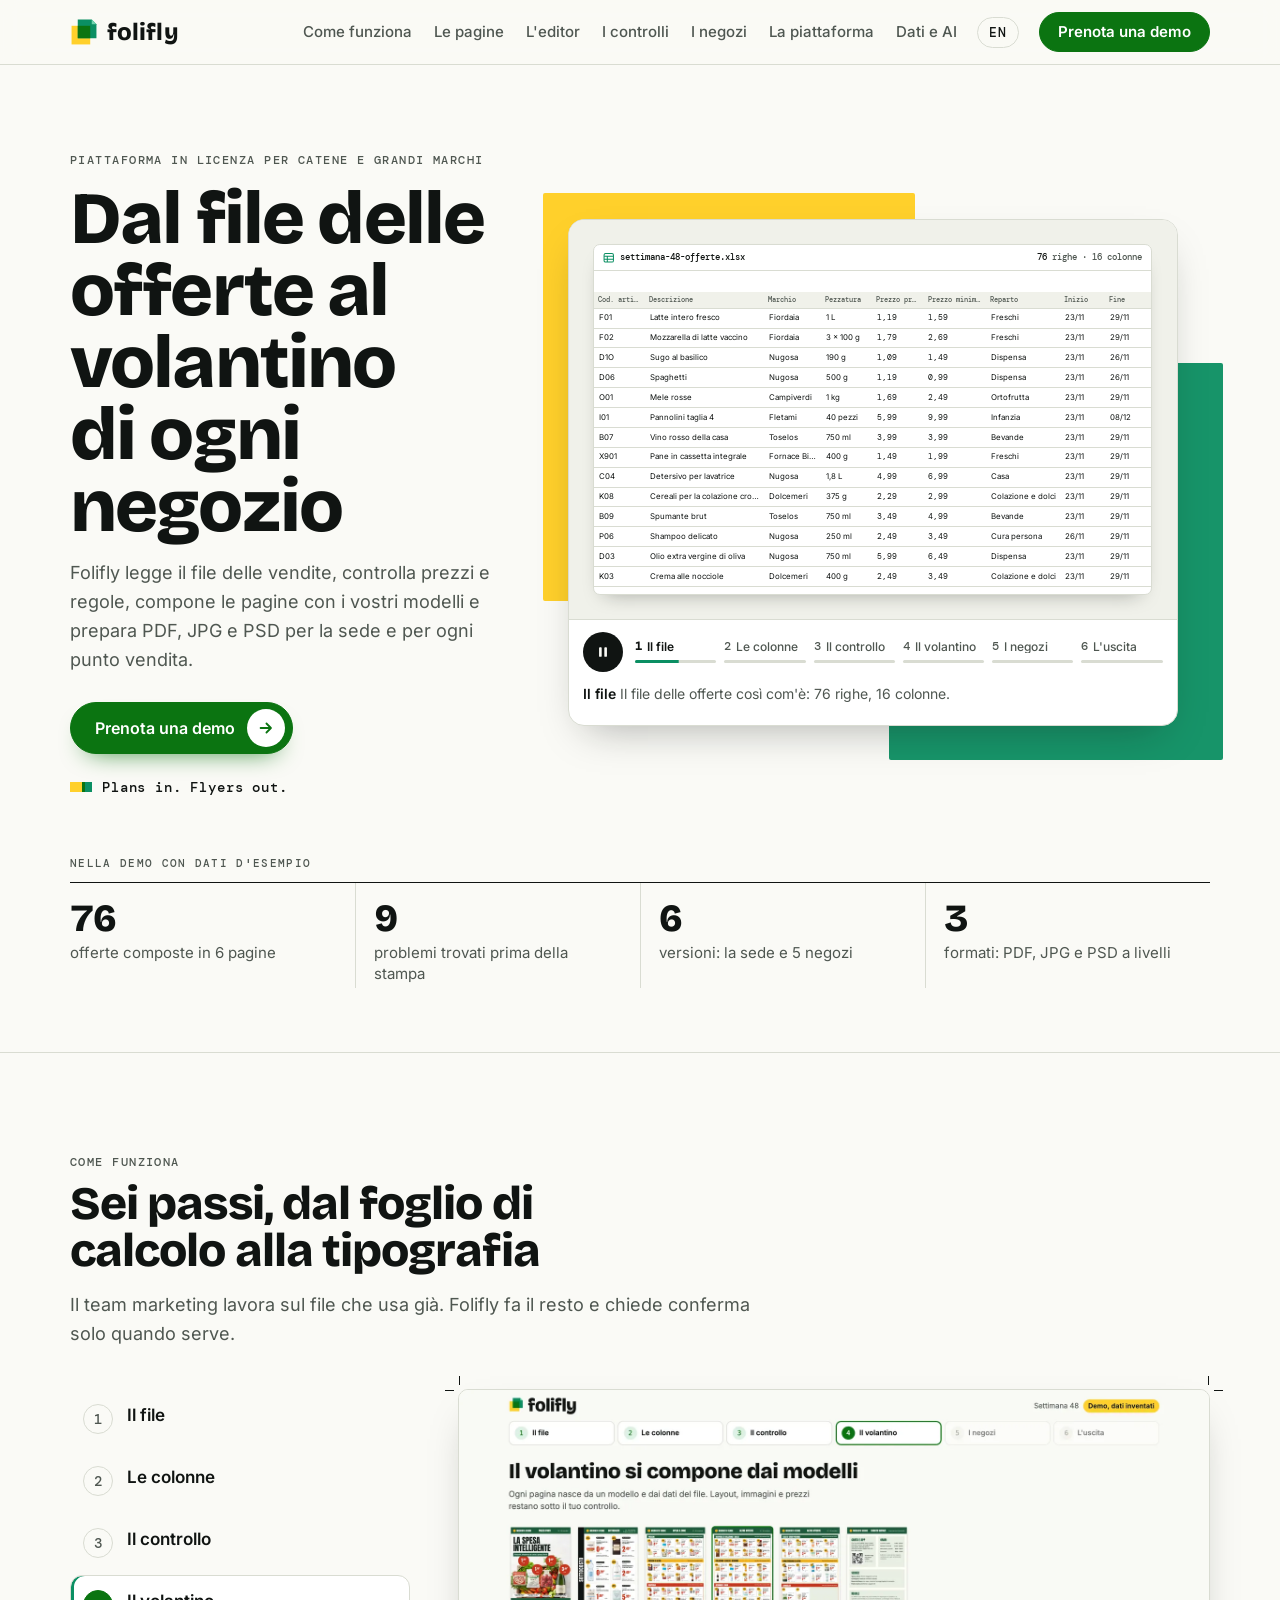
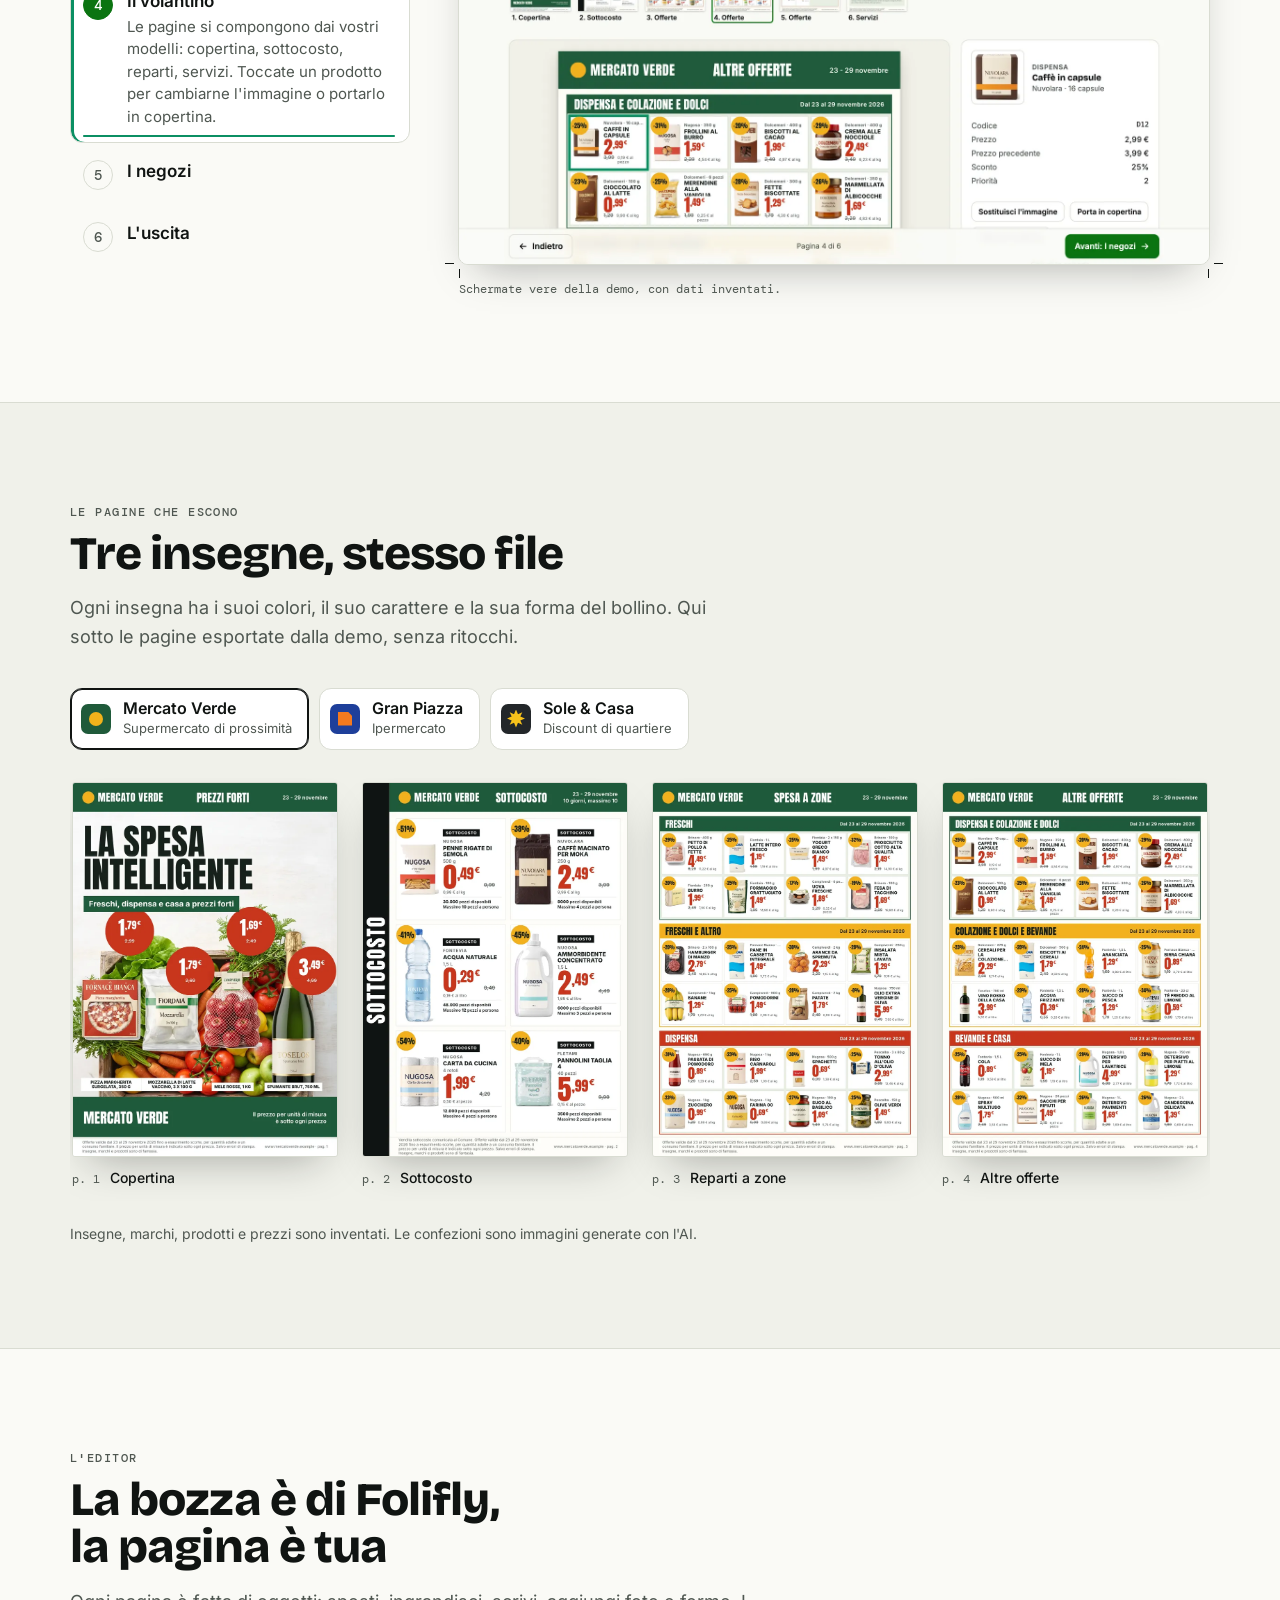
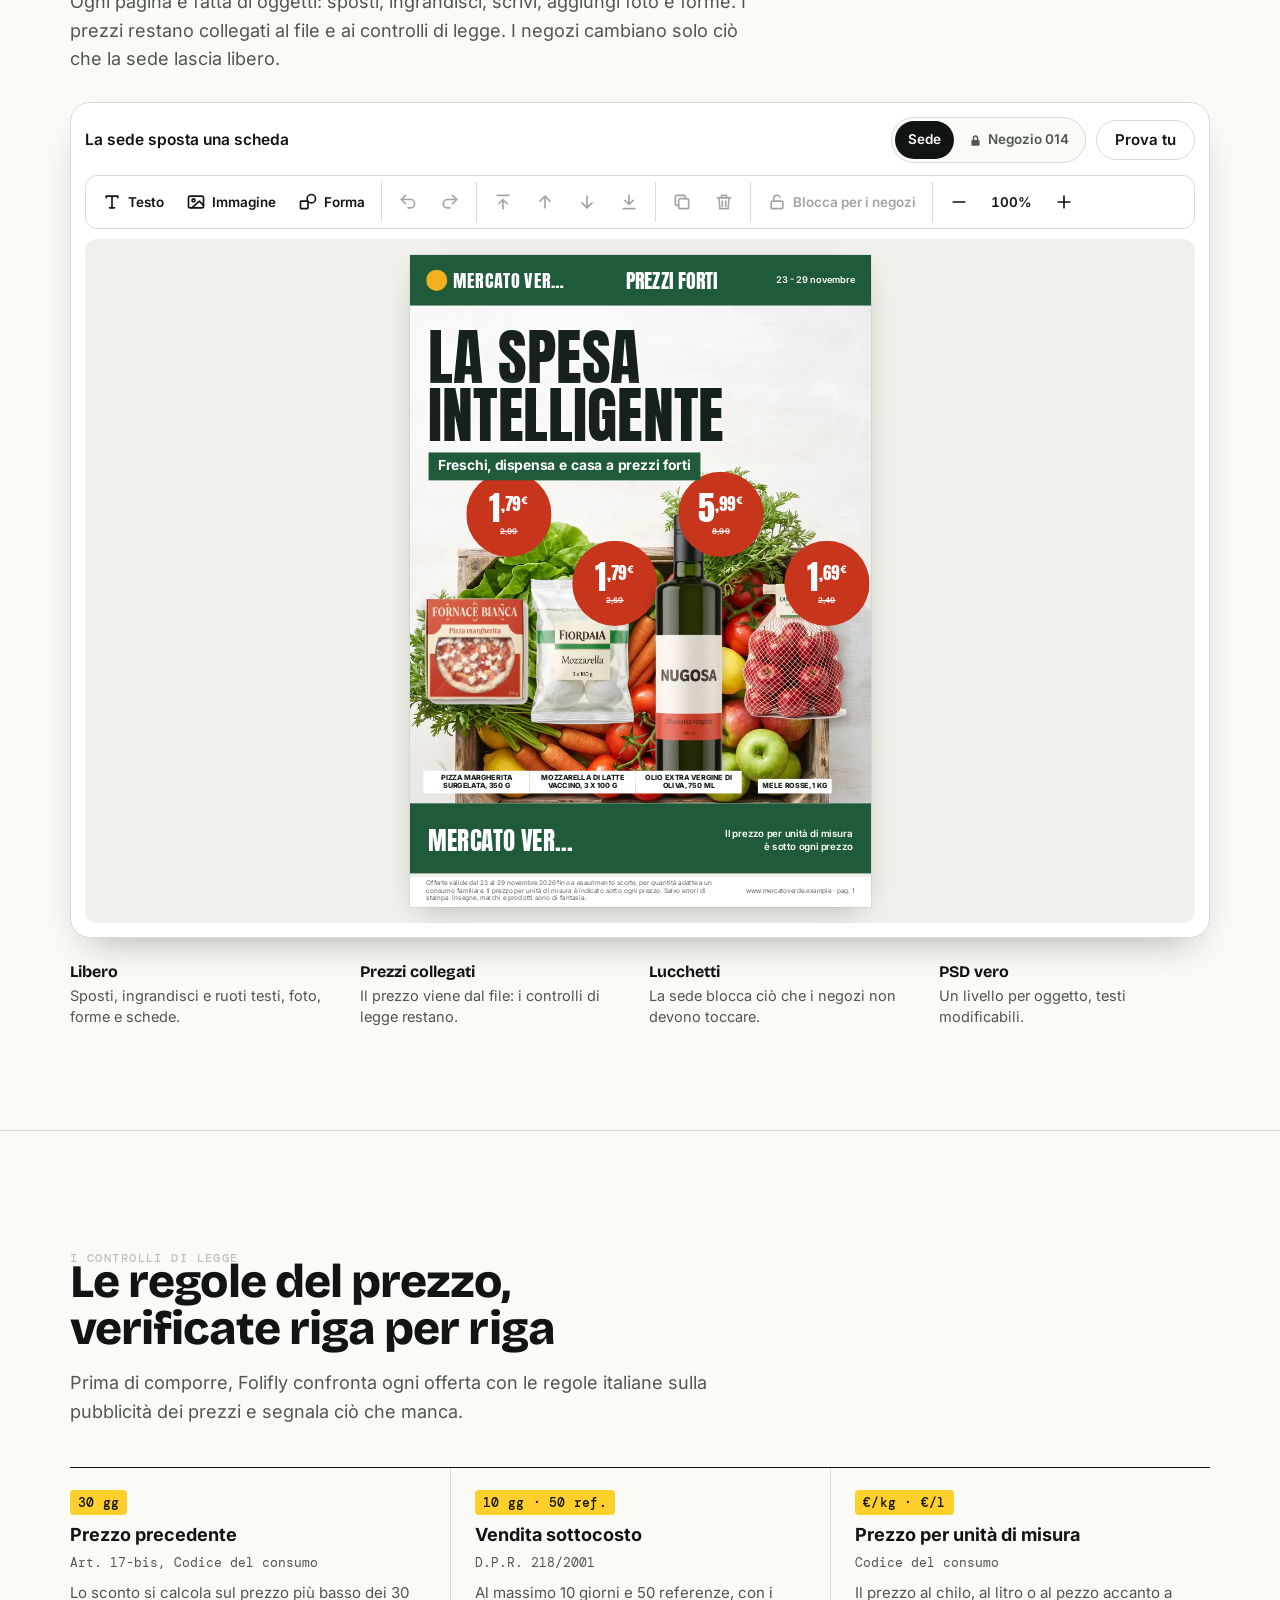
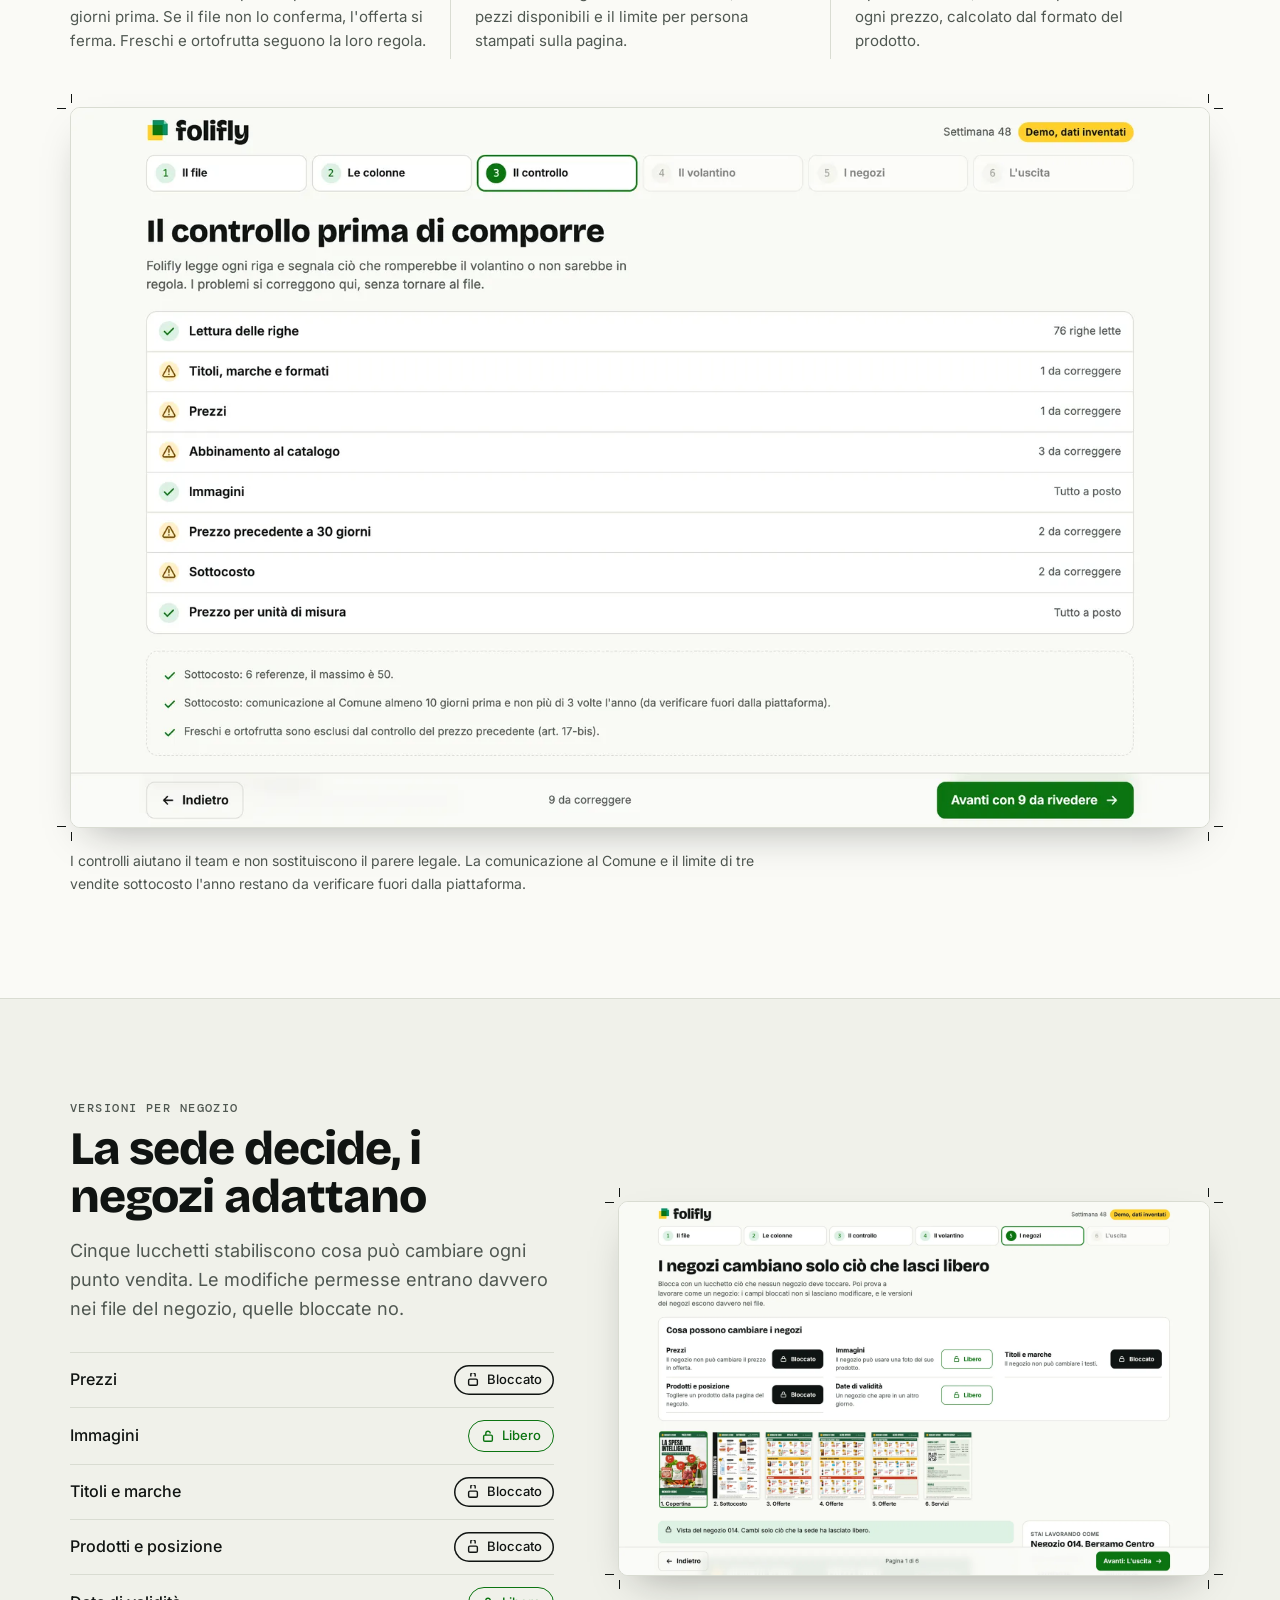
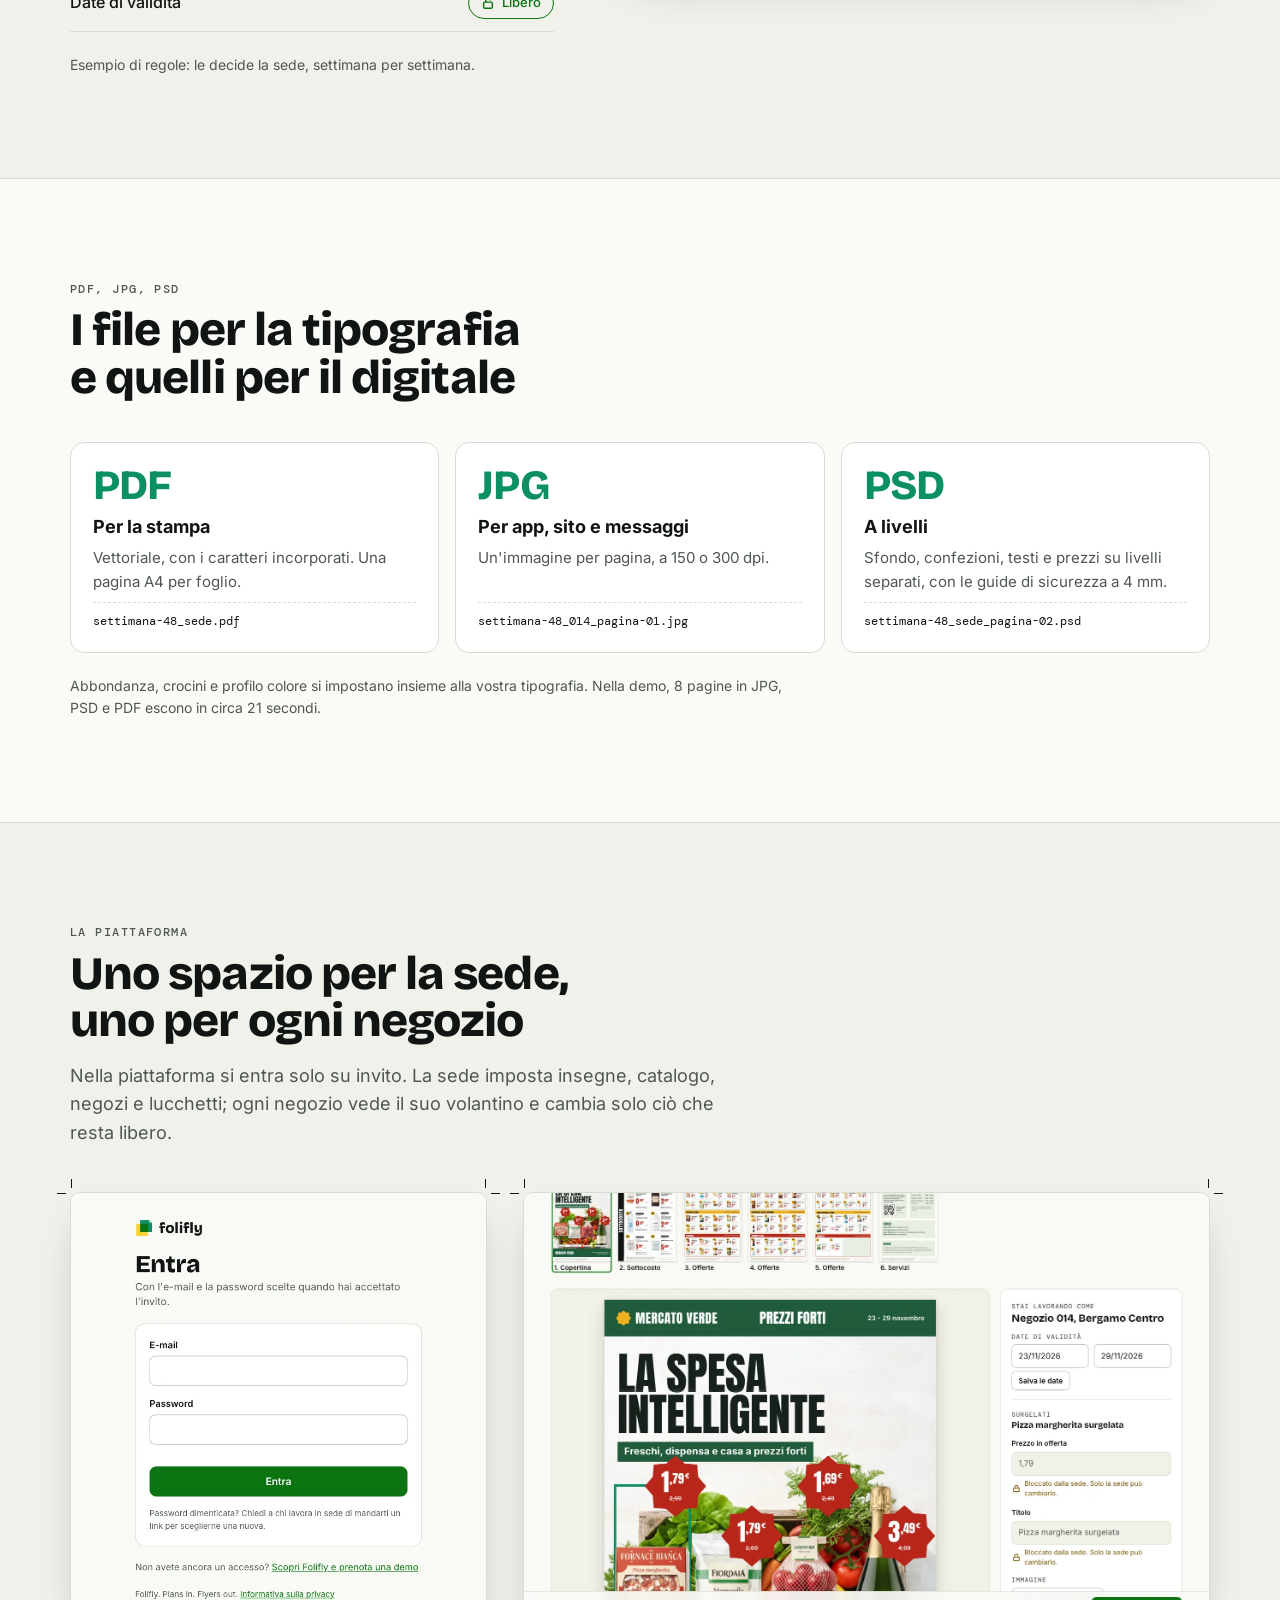
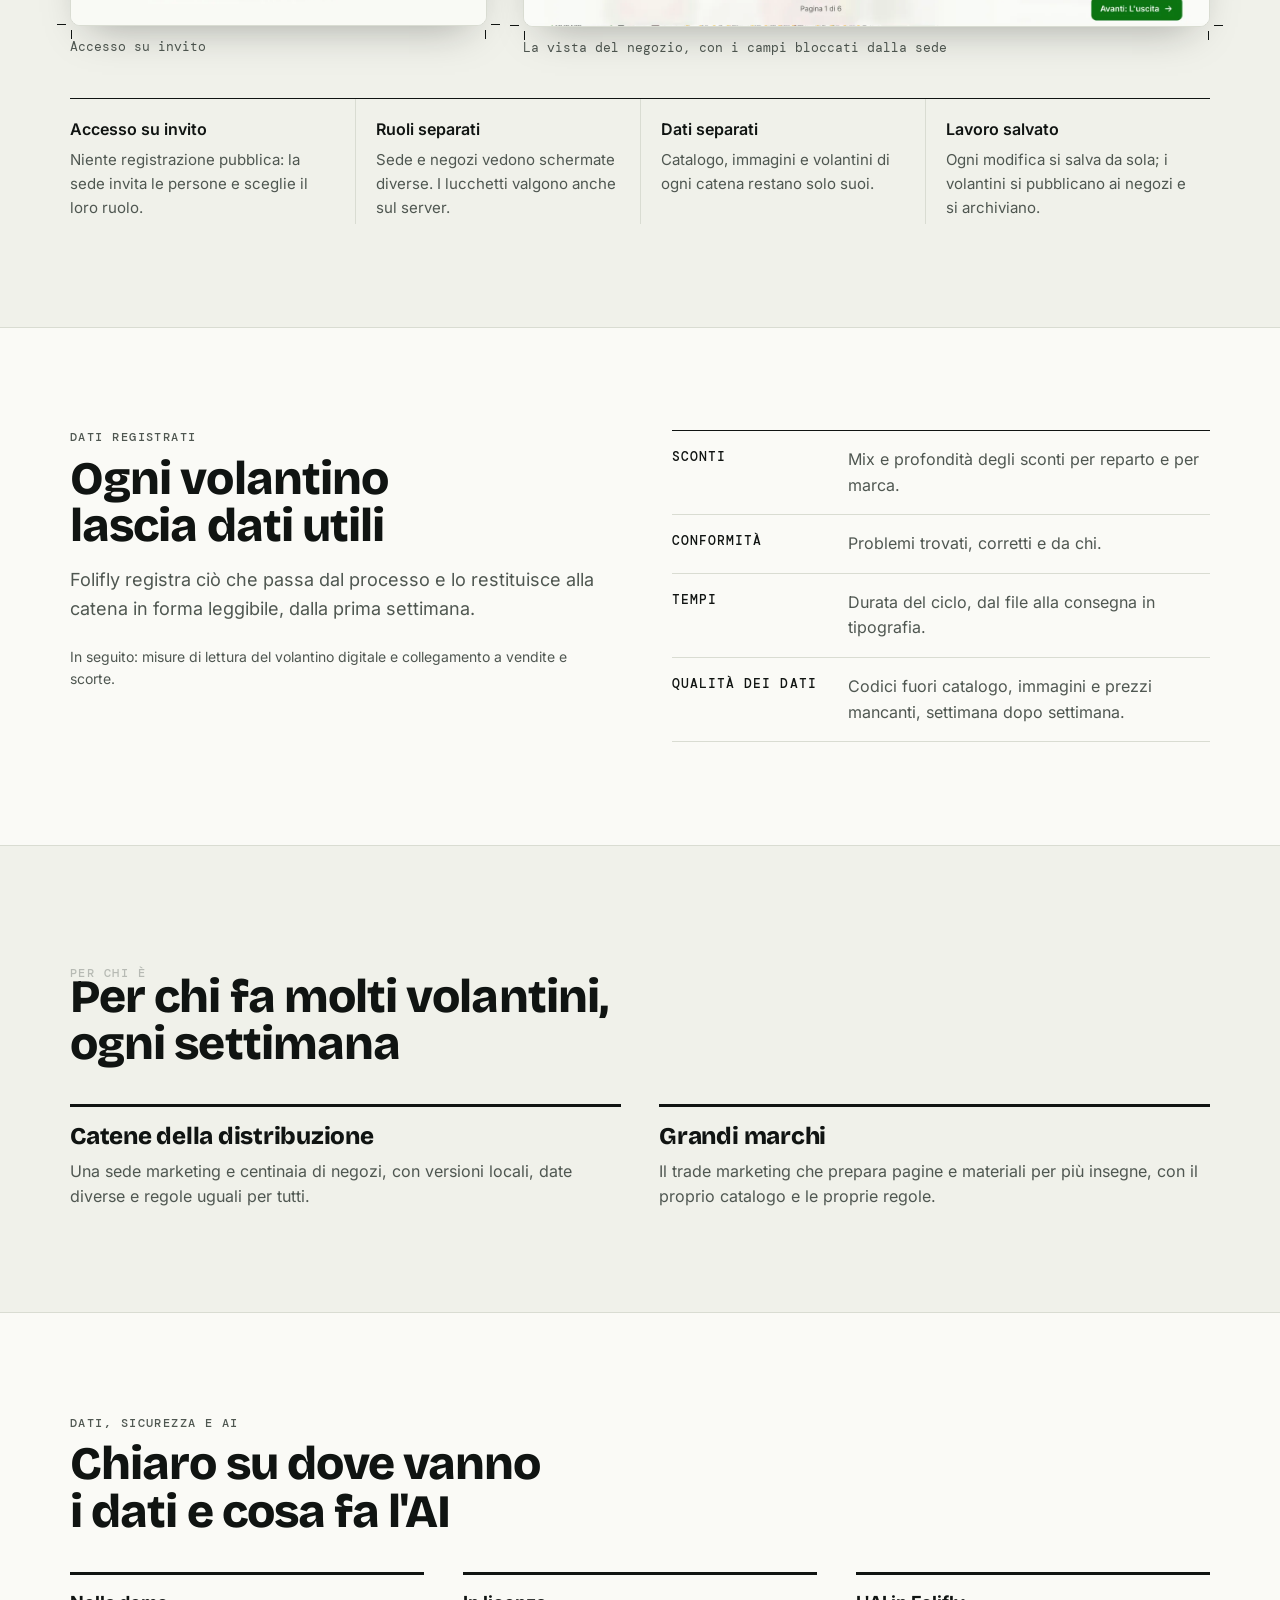
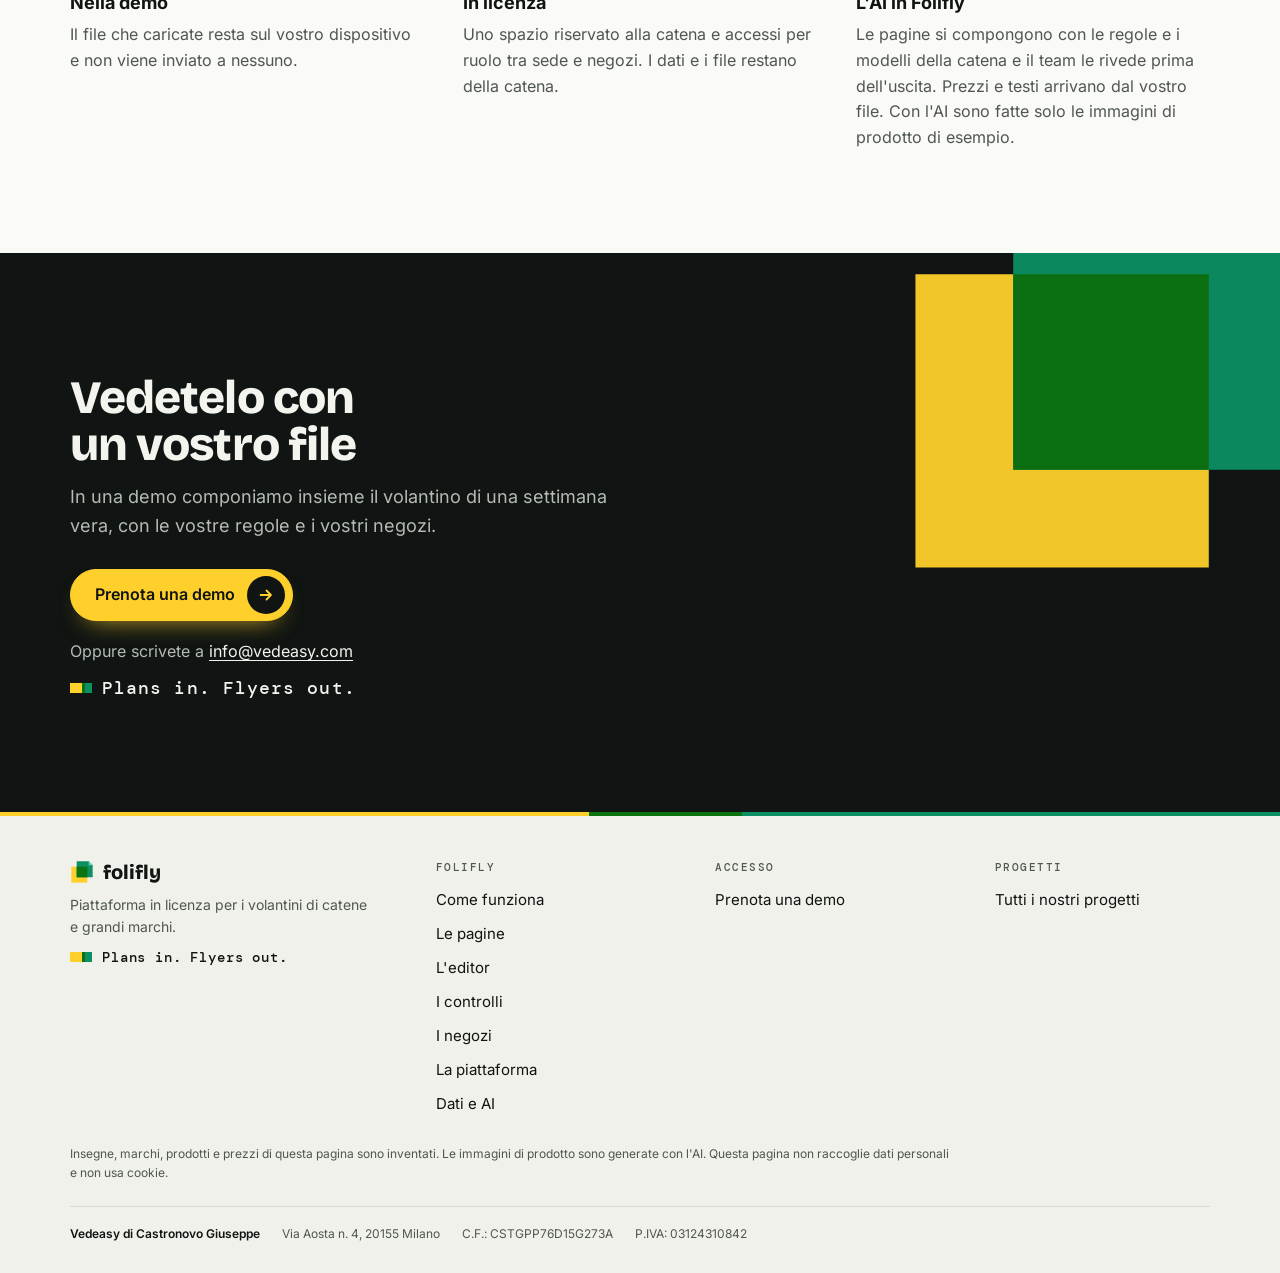
<file: folifly/index.html>
<!doctype html>
<html lang="it">
<head>
<meta charset="utf-8">
<meta name="viewport" content="width=device-width, initial-scale=1, viewport-fit=cover">
<title>Folifly. Plans in. Flyers out.</title>
<meta name="description" content="Folifly trasforma il file delle offerte nel volantino di ogni negozio: controlli di legge, versioni per negozio, PDF, JPG e PSD a livelli. Piattaforma in licenza per catene e grandi marchi.">
<meta name="claude:viewport-fit-sides" content="cover">
<meta property="og:title" content="Folifly. Plans in. Flyers out.">
<meta property="og:description" content="Folifly trasforma il file delle offerte nel volantino di ogni negozio: controlli di legge, versioni per negozio, PDF, JPG e PSD a livelli. Piattaforma in licenza per catene e grandi marchi.">
<meta property="og:image" content="https://progetti.aigenerated.it/folifly/img/anteprima-sito-1200x630.png">
<link rel="canonical" href="https://progetti.aigenerated.it/folifly/">
<link rel="alternate" hreflang="it" href="https://progetti.aigenerated.it/folifly/">
<link rel="alternate" hreflang="en" href="https://progetti.aigenerated.it/folifly/en/">
<meta property="og:url" content="https://progetti.aigenerated.it/folifly/">
<link rel="icon" href="img/icona-sito.svg" type="image/svg+xml">
<link rel="apple-touch-icon" href="img/icona-sito-180.png">
<link rel="stylesheet" href="stile.css">
<link rel="stylesheet" href="editor/disegno.css">
<link rel="stylesheet" href="editor/editor.css">
</head>
<body>
<div class="page" lang="it" data-lang="it">

<header class="top"><div class="in">
  <a class="logo" href="#top-it" aria-label="Folifly"><svg class="sym" viewBox="0 0 36 36" aria-hidden="true"><path d="M2 10H26V34H2Z" fill="var(--yellow)"/><path d="M10 2H28L34 8V26H10Z" fill="var(--emerald)"/><path d="M10 10H26V26H10Z" fill="var(--overlap)"/><path d="M28 2V8H34Z" fill="var(--fold)"/></svg><span>folifly</span></a>
  <nav aria-label="Sezioni"><a href="#come-it">Come funziona</a><a href="#pagine-it">Le pagine</a><a href="#editor-it">L&#x27;editor</a><a href="#controlli-it">I controlli</a><a href="#negozi-it">I negozi</a><a href="#piattaforma-it">La piattaforma</a><a href="#sicurezza-it">Dati e AI</a></nav>
  <a class="lang" href="en/" hreflang="en" aria-label="Read this page in English">EN</a>
  <a class="btn primary sm" href="mailto:info@vedeasy.com?subject=Folifly%3A%20richiesta%20di%20una%20demo&amp;body=Azienda%3A%0ARuolo%3A%0ANumero%20di%20negozi%3A%0AVolantini%20all%27anno%20%28circa%29%3A%0AGiorni%20e%20orari%20comodi%20per%20la%20demo%3A%0A">Prenota una demo</a>
</div></header>

<main id="top-it">
<section class="hero"><div class="in">
  <div class="copy">
    <p class="eye">Piattaforma in licenza per catene e grandi marchi</p>
    <h1>Dal file delle offerte al volantino di ogni negozio</h1>
    <p class="lead">Folifly legge il file delle vendite, controlla prezzi e regole, compone le pagine con i vostri modelli e prepara PDF, JPG e PSD per la sede e per ogni punto vendita.</p>
    <div class="ctas"><a class="btn primary" href="mailto:info@vedeasy.com?subject=Folifly%3A%20richiesta%20di%20una%20demo&amp;body=Azienda%3A%0ARuolo%3A%0ANumero%20di%20negozi%3A%0AVolantini%20all%27anno%20%28circa%29%3A%0AGiorni%20e%20orari%20comodi%20per%20la%20demo%3A%0A">Prenota una demo<span class="go" aria-hidden="true"><svg viewBox="0 0 20 20"><path d="M4 10h11M10.5 5l5 5-5 5" fill="none" stroke="currentColor" stroke-width="2" stroke-linecap="round" stroke-linejoin="round"/></svg></span></a></div>
    
    <p class="payoff" lang="en">Plans in. Flyers out.</p>
  </div>
  <div class="visual">
    <span class="plate y" aria-hidden="true"></span><span class="plate g" aria-hidden="true"></span>
    <figure class="film" data-film data-stores="[&quot;Sede&quot;, &quot;Negozio 014&quot;, &quot;Negozio 027&quot;, &quot;Negozio 031&quot;, &quot;Negozio 045&quot;]" data-dates2="24 - 30 nov" aria-label="Il film di Folifly: dal file delle offerte ai file per la stampa, in sei scene">
  <p class="sr">Sei scene in ciclo, senza audio: il file delle offerte con 76 righe; le colonne riconosciute; nove problemi corretti prima della stampa; le offerte che entrano nelle pagine a zone con i bollini e la copertina; cinque versioni per negozio con i prezzi bloccati; PDF, JPG e PSD a livelli.</p>
  <div class="fstage ge1 ge2 ge3 ge4 ge5 ge6 at-6" aria-hidden="true">
    <div class="fsheet"><div class="fbar"><svg viewBox="0 0 16 16" aria-hidden="true"><rect x="1.5" y="2" width="13" height="12" rx="2" fill="none" stroke="currentColor" stroke-width="1.4"/><path d="M1.5 6h13M1.5 10h13M6 6v8" stroke="currentColor" stroke-width="1.4"/></svg><b>settimana-48-offerte.xlsx</b><span class="cnt"><i data-rows>76</i> righe · 16 colonne</span></div>
      <div class="tbl"><table class="ftable"><thead><tr class="ftags"><td class="w-cod"><span class="tg" style="--i:0">codice</span></td><td class="w-desc"><span class="tg" style="--i:1">titolo</span></td><td class="w-br cx"><span class="tg" style="--i:2">marca</span></td><td class="w-sz cx"><span class="tg" style="--i:3">formato</span></td><td class="w-pr"><span class="tg" style="--i:4">prezzo</span></td><td class="w-30"><span class="tg" style="--i:5">prezzo 30 gg</span></td><td class="w-rep"><span class="tg" style="--i:6">reparto</span></td><td class="w-d cx"><span class="tg" style="--i:7">inizio</span></td><td class="w-d cx"><span class="tg" style="--i:8">fine</span></td></tr><tr><th class="w-cod">Cod. articolo</th><th class="w-desc">Descrizione</th><th class="w-br cx">Marchio</th><th class="w-sz cx">Pezzatura</th><th class="w-pr">Prezzo promo</th><th class="w-30">Prezzo minimo 30 gg</th><th class="w-rep">Reparto</th><th class="w-d cx">Inizio</th><th class="w-d cx">Fine</th></tr></thead><tbody><tr style="--r:0"><td class="w-cod">F01</td><td class="w-desc">Latte intero fresco</td><td class="w-br cx">Fiordaia</td><td class="w-sz cx">1 L</td><td class="w-pr">1,19</td><td class="w-30">1,59</td><td class="w-rep">Freschi</td><td class="w-d cx">23/11</td><td class="w-d cx">29/11</td></tr><tr style="--r:1"><td class="w-cod">F02</td><td class="w-desc">Mozzarella di latte vaccino</td><td class="w-br cx">Fiordaia</td><td class="w-sz cx">3 x 100 g</td><td class="w-pr">1,79</td><td class="w-30">2,69</td><td class="w-rep">Freschi</td><td class="w-d cx">23/11</td><td class="w-d cx">29/11</td></tr><tr style="--r:2" data-bad="0"><td class="w-cod">D1O</td><td class="w-desc">Sugo al basilico</td><td class="w-br cx">Nugosa</td><td class="w-sz cx">190 g</td><td class="w-pr">1,09</td><td class="w-30">1,49</td><td class="w-rep">Dispensa</td><td class="w-d cx">23/11</td><td class="w-d cx">26/11</td></tr><tr style="--r:3" data-bad="1"><td class="w-cod">D06</td><td class="w-desc">Spaghetti</td><td class="w-br cx">Nugosa</td><td class="w-sz cx">500 g</td><td class="w-pr">1,19</td><td class="w-30">0,99</td><td class="w-rep">Dispensa</td><td class="w-d cx">23/11</td><td class="w-d cx">26/11</td></tr><tr style="--r:4" data-bad="4"><td class="w-cod">O01</td><td class="w-desc">Mele rosse</td><td class="w-br cx">Campiverdi</td><td class="w-sz cx">1 kg</td><td class="w-pr">1,69</td><td class="w-30">2,49</td><td class="w-rep">Ortofrutta</td><td class="w-d cx">23/11</td><td class="w-d cx">29/11</td></tr><tr style="--r:5" data-bad="2"><td class="w-cod">I01</td><td class="w-desc">Pannolini taglia 4</td><td class="w-br cx">Fletami</td><td class="w-sz cx">40 pezzi</td><td class="w-pr">5,99</td><td class="w-30">9,99</td><td class="w-rep">Infanzia</td><td class="w-d cx">23/11</td><td class="w-d cx">08/12</td></tr><tr style="--r:6"><td class="w-cod">B07</td><td class="w-desc">Vino rosso della casa</td><td class="w-br cx">Toselos</td><td class="w-sz cx">750 ml</td><td class="w-pr">3,99</td><td class="w-30">3,99</td><td class="w-rep">Bevande</td><td class="w-d cx">23/11</td><td class="w-d cx">29/11</td></tr><tr style="--r:7" data-bad="3"><td class="w-cod">X901</td><td class="w-desc">Pane in cassetta integrale</td><td class="w-br cx">Fornace Bianca</td><td class="w-sz cx">400 g</td><td class="w-pr">1,49</td><td class="w-30">1,99</td><td class="w-rep">Freschi</td><td class="w-d cx">23/11</td><td class="w-d cx">29/11</td></tr><tr style="--r:8"><td class="w-cod">C04</td><td class="w-desc">Detersivo per lavatrice</td><td class="w-br cx">Nugosa</td><td class="w-sz cx">1,8 L</td><td class="w-pr">4,99</td><td class="w-30">6,99</td><td class="w-rep">Casa</td><td class="w-d cx">23/11</td><td class="w-d cx">29/11</td></tr><tr style="--r:9"><td class="w-cod">K08</td><td class="w-desc">Cereali per la colazione croccanti ai cinque cereali con miele e frutta secca</td><td class="w-br cx">Dolcemeri</td><td class="w-sz cx">375 g</td><td class="w-pr">2,29</td><td class="w-30">2,99</td><td class="w-rep">Colazione e dolci</td><td class="w-d cx">23/11</td><td class="w-d cx">29/11</td></tr><tr style="--r:10"><td class="w-cod">B09</td><td class="w-desc">Spumante brut</td><td class="w-br cx">Toselos</td><td class="w-sz cx">750 ml</td><td class="w-pr">3,49</td><td class="w-30">4,99</td><td class="w-rep">Bevande</td><td class="w-d cx">23/11</td><td class="w-d cx">29/11</td></tr><tr style="--r:11"><td class="w-cod">P06</td><td class="w-desc">Shampoo delicato</td><td class="w-br cx">Nugosa</td><td class="w-sz cx">250 ml</td><td class="w-pr">2,49</td><td class="w-30">3,49</td><td class="w-rep">Cura persona</td><td class="w-d cx">26/11</td><td class="w-d cx">29/11</td></tr><tr style="--r:12"><td class="w-cod">D03</td><td class="w-desc">Olio extra vergine di oliva</td><td class="w-br cx">Nugosa</td><td class="w-sz cx">750 ml</td><td class="w-pr">5,99</td><td class="w-30">6,49</td><td class="w-rep">Dispensa</td><td class="w-d cx">23/11</td><td class="w-d cx">29/11</td></tr><tr style="--r:13"><td class="w-cod">K03</td><td class="w-desc">Crema alle nocciole</td><td class="w-br cx">Dolcemeri</td><td class="w-sz cx">400 g</td><td class="w-pr">2,49</td><td class="w-30">3,49</td><td class="w-rep">Colazione e dolci</td><td class="w-d cx">23/11</td><td class="w-d cx">29/11</td></tr></tbody></table></div></div>
    <div class="fcheck done"><p class="fch">Controllo</p><p class="fcn"><b data-count>0</b><span>da correggere</span><span class="fok">Tutto pronto</span></p><ul><li class="ok"><i class="st"></i><span class="k">Codice</span><span class="tx">D1O non è in catalogo: diventa D10</span></li><li class="ok"><i class="st"></i><span class="k">30 gg</span><span class="tx">D06 Spaghetti: sconto più alto del prezzo minimo</span></li><li class="ok"><i class="st"></i><span class="k">Sottocosto</span><span class="tx">I01 Pannolini: pezzi e limite per persona</span></li><li class="ok"><i class="st"></i><span class="k">Immagine</span><span class="tx">X901 Pane in cassetta: foto caricata</span></li><li class="ok"><i class="st"></i><span class="k">€/kg</span><span class="tx">O01 Mele rosse: prezzo al chilo aggiunto</span></li></ul></div>
    <div class="fpages"><div class="mini mcover"><div class="mh"><i class="dot"></i><b>MERCATO VERDE</b><span class="md">23 - 29 nov</span></div><p class="ck">Settimana 48</p><p class="ct">Fresco<br>ogni giorno</p><div class="chero"><img class="h1" src="img/film/O01.webp" alt=""><img class="h2" src="img/film/B09.webp" alt=""><img class="h3" src="img/film/K03.webp" alt=""></div><span class="cb"><b>3<small>,49€</small></b><s>4,99</s></span><div class="mf"><span>p. 1</span><span class="mdate">23 - 29 nov</span></div></div><div class="zwrap"><div class="mini zmain"><div class="mh"><i class="dot"></i><b>MERCATO VERDE</b><span class="md">23 - 29 nov</span></div><div class="mz" style="--zc:#1F5A3A;--z:0"><p class="ml">Freschi</p><div class="mg"><div class="mc" style="--i:0"><img src="img/film/F01.webp" alt=""><span class="mn">Latte fresco</span><span class="mp"><b>1<small>,19€</small></b><s>1,59</s></span><span class="lk"><svg viewBox="0 0 16 16" aria-hidden="true"><rect x="3" y="7.5" width="10" height="7" rx="1.5" fill="currentColor"/><path class="sh" d="M5.5 7.5V5a2.5 2.5 0 0 1 5 0v2.5" fill="none" stroke="currentColor" stroke-width="1.8"/></svg></span></div><div class="mc" style="--i:1"><img src="img/film/F02.webp" alt=""><span class="mn">Mozzarella</span><span class="mp"><b>1<small>,79€</small></b><s>2,69</s></span><span class="lk"><svg viewBox="0 0 16 16" aria-hidden="true"><rect x="3" y="7.5" width="10" height="7" rx="1.5" fill="currentColor"/><path class="sh" d="M5.5 7.5V5a2.5 2.5 0 0 1 5 0v2.5" fill="none" stroke="currentColor" stroke-width="1.8"/></svg></span></div><div class="mc" style="--i:2"><img src="img/film/F08.webp" alt=""><span class="mn">Uova fresche</span><span class="mp"><b>1<small>,89€</small></b><s>2,29</s></span><span class="lk"><svg viewBox="0 0 16 16" aria-hidden="true"><rect x="3" y="7.5" width="10" height="7" rx="1.5" fill="currentColor"/><path class="sh" d="M5.5 7.5V5a2.5 2.5 0 0 1 5 0v2.5" fill="none" stroke="currentColor" stroke-width="1.8"/></svg></span></div><div class="mc" style="--i:3"><img src="img/film/F06.webp" alt=""><span class="mn">Burro</span><span class="mp"><b>1<small>,99€</small></b><s>2,49</s></span><span class="lk"><svg viewBox="0 0 16 16" aria-hidden="true"><rect x="3" y="7.5" width="10" height="7" rx="1.5" fill="currentColor"/><path class="sh" d="M5.5 7.5V5a2.5 2.5 0 0 1 5 0v2.5" fill="none" stroke="currentColor" stroke-width="1.8"/></svg></span></div></div></div><div class="mz" style="--zc:#B8261A;--z:1"><p class="ml">Dispensa</p><div class="mg"><div class="mc" style="--i:4"><img src="img/film/D01.webp" alt=""><span class="mn">Penne rigate</span><span class="mp"><b>0<small>,49€</small></b><s>0,99</s></span><span class="lk"><svg viewBox="0 0 16 16" aria-hidden="true"><rect x="3" y="7.5" width="10" height="7" rx="1.5" fill="currentColor"/><path class="sh" d="M5.5 7.5V5a2.5 2.5 0 0 1 5 0v2.5" fill="none" stroke="currentColor" stroke-width="1.8"/></svg></span></div><div class="mc" style="--i:5"><img src="img/film/D02.webp" alt=""><span class="mn">Passata</span><span class="mp"><b>0<small>,89€</small></b><s>1,29</s></span><span class="lk"><svg viewBox="0 0 16 16" aria-hidden="true"><rect x="3" y="7.5" width="10" height="7" rx="1.5" fill="currentColor"/><path class="sh" d="M5.5 7.5V5a2.5 2.5 0 0 1 5 0v2.5" fill="none" stroke="currentColor" stroke-width="1.8"/></svg></span></div><div class="mc" style="--i:6"><img src="img/film/D03.webp" alt=""><span class="mn">Olio extra vergine</span><span class="mp"><b>5<small>,99€</small></b><s>8,99</s></span><span class="lk"><svg viewBox="0 0 16 16" aria-hidden="true"><rect x="3" y="7.5" width="10" height="7" rx="1.5" fill="currentColor"/><path class="sh" d="M5.5 7.5V5a2.5 2.5 0 0 1 5 0v2.5" fill="none" stroke="currentColor" stroke-width="1.8"/></svg></span></div><div class="mc" style="--i:7"><img src="img/film/D05.webp" alt=""><span class="mn">Caffè moka</span><span class="mp"><b>2<small>,49€</small></b><s>3,99</s></span><span class="lk"><svg viewBox="0 0 16 16" aria-hidden="true"><rect x="3" y="7.5" width="10" height="7" rx="1.5" fill="currentColor"/><path class="sh" d="M5.5 7.5V5a2.5 2.5 0 0 1 5 0v2.5" fill="none" stroke="currentColor" stroke-width="1.8"/></svg></span></div></div></div><div class="mz" style="--zc:#1E5FA0;--z:2"><p class="ml">Bevande</p><div class="mg"><div class="mc" style="--i:8"><img src="img/film/B01.webp" alt=""><span class="mn">Acqua naturale</span><span class="mp"><b>0<small>,29€</small></b><s>0,49</s></span><span class="lk"><svg viewBox="0 0 16 16" aria-hidden="true"><rect x="3" y="7.5" width="10" height="7" rx="1.5" fill="currentColor"/><path class="sh" d="M5.5 7.5V5a2.5 2.5 0 0 1 5 0v2.5" fill="none" stroke="currentColor" stroke-width="1.8"/></svg></span></div><div class="mc" style="--i:9"><img src="img/film/B03.webp" alt=""><span class="mn">Aranciata</span><span class="mp"><b>1<small>,29€</small></b><s>1,69</s></span><span class="lk"><svg viewBox="0 0 16 16" aria-hidden="true"><rect x="3" y="7.5" width="10" height="7" rx="1.5" fill="currentColor"/><path class="sh" d="M5.5 7.5V5a2.5 2.5 0 0 1 5 0v2.5" fill="none" stroke="currentColor" stroke-width="1.8"/></svg></span></div><div class="mc" style="--i:10"><img src="img/film/B07.webp" alt=""><span class="mn">Vino rosso</span><span class="mp"><b>3<small>,99€</small></b><s>5,99</s></span><span class="lk"><svg viewBox="0 0 16 16" aria-hidden="true"><rect x="3" y="7.5" width="10" height="7" rx="1.5" fill="currentColor"/><path class="sh" d="M5.5 7.5V5a2.5 2.5 0 0 1 5 0v2.5" fill="none" stroke="currentColor" stroke-width="1.8"/></svg></span></div><div class="mc" style="--i:11"><img src="img/film/B09.webp" alt=""><span class="mn">Spumante brut</span><span class="mp"><b>3<small>,49€</small></b><s>4,99</s></span><span class="lk"><svg viewBox="0 0 16 16" aria-hidden="true"><rect x="3" y="7.5" width="10" height="7" rx="1.5" fill="currentColor"/><path class="sh" d="M5.5 7.5V5a2.5 2.5 0 0 1 5 0v2.5" fill="none" stroke="currentColor" stroke-width="1.8"/></svg></span></div></div></div><div class="mf"><span>p. 3</span><span class="mdate">23 - 29 nov</span></div><span class="stag">Sede</span></div></div></div>
    <div class="fout"><div class="ff ff-pdf" style="--i:0"><span class="x">PDF</span><b>settimana-48_sede.pdf</b><small>Per la stampa</small></div><div class="ff ff-jpg" style="--i:1"><span class="x">JPG</span><b>settimana-48_014_pagina-01.jpg</b><small>Per il digitale</small></div><div class="ff ff-psd" style="--i:2"><span class="x">PSD</span><b>settimana-48_sede_pagina-02.psd</b><small>A livelli</small><ol class="lay"><li style="--i:0">Testi e prezzi</li><li style="--i:1">Confezioni</li><li style="--i:2">Sfondo e grafica</li></ol></div></div>
    <p class="fpay"><svg class="sym" viewBox="0 0 36 36" aria-hidden="true"><path d="M2 10H26V34H2Z" fill="var(--yellow)"/><path d="M10 2H28L34 8V26H10Z" fill="var(--emerald)"/><path d="M10 10H26V26H10Z" fill="var(--overlap)"/><path d="M28 2V8H34Z" fill="var(--fold)"/></svg><span lang="en">Plans in. Flyers out.</span></p>
  </div>
  <div class="fctl"><button type="button" class="fplay" data-play aria-label="Metti in pausa il film" data-l-pause="Metti in pausa il film" data-l-play="Riproduci il film"><svg class="i-pause" viewBox="0 0 16 16" aria-hidden="true"><rect x="3.5" y="2.5" width="3" height="11" rx="1" fill="currentColor"/><rect x="9.5" y="2.5" width="3" height="11" rx="1" fill="currentColor"/></svg><svg class="i-play" viewBox="0 0 16 16" aria-hidden="true"><path d="M4.5 2.8v10.4a.8.8 0 0 0 1.2.7l8.3-5.2a.8.8 0 0 0 0-1.4L5.7 2.1a.8.8 0 0 0-1.2.7Z" fill="currentColor"/></svg></button>
    <ol class="fchap"><li><button type="button" data-go="0" data-name="Il file" data-text="Il file delle offerte così com&#x27;è: 76 righe, 16 colonne." aria-label="Vai alla scena 1: Il file" aria-current="false"><span class="t"><span class="nn">1</span><span class="w">Il file</span></span><span class="bar"><i></i></span></button></li><li><button type="button" data-go="1" data-name="Le colonne" data-text="Le colonne si agganciano da sole: codice, prezzo, prezzo a 30 giorni, reparto, date." aria-label="Vai alla scena 2: Le colonne" aria-current="false"><span class="t"><span class="nn">2</span><span class="w">Le colonne</span></span><span class="bar"><i></i></span></button></li><li><button type="button" data-go="2" data-name="Il controllo" data-text="Nove problemi trovati prima della stampa, corretti uno per uno." aria-label="Vai alla scena 3: Il controllo" aria-current="false"><span class="t"><span class="nn">3</span><span class="w">Il controllo</span></span><span class="bar"><i></i></span></button></li><li><button type="button" data-go="3" data-name="Il volantino" data-text="Le offerte entrano nelle pagine: zone, bollini del prezzo, copertina." aria-label="Vai alla scena 4: Il volantino" aria-current="false"><span class="t"><span class="nn">4</span><span class="w">Il volantino</span></span><span class="bar"><i></i></span></button></li><li><button type="button" data-go="4" data-name="I negozi" data-text="Cinque negozi, cinque versioni. Prezzi e titoli restano bloccati." aria-label="Vai alla scena 5: I negozi" aria-current="false"><span class="t"><span class="nn">5</span><span class="w">I negozi</span></span><span class="bar"><i></i></span></button></li><li><button type="button" data-go="5" data-name="L&#x27;uscita" data-text="PDF per la stampa, JPG per il digitale, PSD a livelli per la tipografia." aria-label="Vai alla scena 6: L&#x27;uscita" aria-current="step"><span class="t"><span class="nn">6</span><span class="w">L&#x27;uscita</span></span><span class="bar"><i></i></span></button></li></ol></div>
  <figcaption class="fcap" data-cap><b>L&#x27;uscita</b> <span>PDF per la stampa, JPG per il digitale, PSD a livelli per la tipografia.</span></figcaption>
</figure>
  </div>
</div>
<div class="in facts-wrap"><p class="mono-l">Nella demo con dati d&#x27;esempio</p><ul class="facts"><li><b>76</b><span>offerte composte in 6 pagine</span></li><li><b>9</b><span>problemi trovati prima della stampa</span></li><li><b>6</b><span>versioni: la sede e 5 negozi</span></li><li><b>3</b><span>formati: PDF, JPG e PSD a livelli</span></li></ul></div>
</section>

<section class="sec" id="come-it"><div class="in">
  <p class="eye">Come funziona</p><h2>Sei passi, dal foglio di calcolo alla tipografia</h2><p class="lead">Il team marketing lavora sul file che usa già. Folifly fa il resto e chiede conferma solo quando serve.</p>
  <div class="steps" data-steps>
    <ol role="tablist" aria-label="Come funziona"><li><button type="button" role="tab" id="tab-it-0" aria-controls="shot-it" aria-selected="true" data-step="0" data-desc="Caricate il file delle offerte della settimana, in CSV o Excel, con le colonne che usate di solito."><span class="n">1</span><span class="st"><b>Il file</b><span>Caricate il file delle offerte della settimana, in CSV o Excel, con le colonne che usate di solito.</span></span><span class="sbar" aria-hidden="true"><i></i></span></button></li><li><button type="button" role="tab" id="tab-it-1" aria-controls="shot-it" aria-selected="false" data-step="1" data-desc="Folifly riconosce le colonne dai nomi: codice, prezzo, prezzo precedente, reparto, date. Se ha un dubbio, chiede."><span class="n">2</span><span class="st"><b>Le colonne</b><span>Folifly riconosce le colonne dai nomi: codice, prezzo, prezzo precedente, reparto, date. Se ha un dubbio, chiede.</span></span><span class="sbar" aria-hidden="true"><i></i></span></button></li><li><button type="button" role="tab" id="tab-it-2" aria-controls="shot-it" aria-selected="false" data-step="2" data-desc="Ogni riga viene controllata: titoli, prezzi, codici fuori catalogo, immagini mancanti, regole di legge. Le proposte di correzione si accettano in un clic."><span class="n">3</span><span class="st"><b>Il controllo</b><span>Ogni riga viene controllata: titoli, prezzi, codici fuori catalogo, immagini mancanti, regole di legge. Le proposte di correzione si accettano in un clic.</span></span><span class="sbar" aria-hidden="true"><i></i></span></button></li><li><button type="button" role="tab" id="tab-it-3" aria-controls="shot-it" aria-selected="false" data-step="3" data-desc="Le pagine si compongono dai vostri modelli: copertina, sottocosto, reparti, servizi. Toccate un prodotto per cambiarne l&#x27;immagine o portarlo in copertina."><span class="n">4</span><span class="st"><b>Il volantino</b><span>Le pagine si compongono dai vostri modelli: copertina, sottocosto, reparti, servizi. Toccate un prodotto per cambiarne l&#x27;immagine o portarlo in copertina.</span></span><span class="sbar" aria-hidden="true"><i></i></span></button></li><li><button type="button" role="tab" id="tab-it-4" aria-controls="shot-it" aria-selected="false" data-step="4" data-desc="La sede blocca con un lucchetto ciò che non si cambia. Ogni negozio adatta solo ciò che resta libero."><span class="n">5</span><span class="st"><b>I negozi</b><span>La sede blocca con un lucchetto ciò che non si cambia. Ogni negozio adatta solo ciò che resta libero.</span></span><span class="sbar" aria-hidden="true"><i></i></span></button></li><li><button type="button" role="tab" id="tab-it-5" aria-controls="shot-it" aria-selected="false" data-step="5" data-desc="PDF per la stampa, JPG per il digitale, PSD a livelli per la tipografia. Per la sede e per ogni negozio, anche in un unico archivio."><span class="n">6</span><span class="st"><b>L&#x27;uscita</b><span>PDF per la stampa, JPG per il digitale, PSD a livelli per la tipografia. Per la sede e per ogni negozio, anche in un unico archivio.</span></span><span class="sbar" aria-hidden="true"><i></i></span></button></li></ol>
    <div class="shot-col"><p class="step-desc" aria-live="polite">Caricate il file delle offerte della settimana, in CSV o Excel, con le colonne che usate di solito.</p>
    <figure class="frame marks shot" id="shot-it" role="tabpanel"><img src="img/app-01_file.webp" width="1600" height="1012" alt="Primo passo: il file d&#x27;esempio caricato, 76 righe e 16 colonne" loading="lazy" data-shot="0"><img src="img/app-02_colonne.webp" width="1600" height="1012" alt="Secondo passo: le colonne riconosciute, una da confermare" loading="lazy" data-shot="1" hidden><img src="img/app-03_controllo.webp" width="1600" height="1012" alt="Terzo passo: il controllo con 9 problemi da correggere" loading="lazy" data-shot="2" hidden><img src="img/app-04b_scheda.webp" width="1600" height="1012" alt="Quarto passo: una pagina composta e la scheda del prodotto scelto" loading="lazy" data-shot="3" hidden><img src="img/app-05_negozi.webp" width="1600" height="1012" alt="Quinto passo: i lucchetti e la vista di un negozio" loading="lazy" data-shot="4" hidden><img src="img/app-06_uscita.webp" width="1600" height="1012" alt="Sesto passo: formati, versioni e qualità dei file" loading="lazy" data-shot="5" hidden><figcaption>Schermate vere della demo, con dati inventati.</figcaption></figure></div>
  </div>
</div></section>

<section class="sec alt" id="pagine-it"><div class="in">
  <p class="eye">Le pagine che escono</p><h2>Tre insegne, stesso file</h2><p class="lead">Ogni insegna ha i suoi colori, il suo carattere e la sua forma del bollino. Qui sotto le pagine esportate dalla demo, senza ritocchi.</p>
  <div class="insegne" data-insegne><button type="button" class="ins" data-ins="mercatoverde" aria-pressed="true"><span class="sw sw-mercatoverde" aria-hidden="true"></span><span><b>Mercato Verde</b><small>Supermercato di prossimità</small></span></button><button type="button" class="ins" data-ins="granpiazza" aria-pressed="false"><span class="sw sw-granpiazza" aria-hidden="true"></span><span><b>Gran Piazza</b><small>Ipermercato</small></span></button><button type="button" class="ins" data-ins="soleecasa" aria-pressed="false"><span class="sw sw-soleecasa" aria-hidden="true"></span><span><b>Sole &amp; Casa</b><small>Discount di quartiere</small></span></button></div>
  <div class="pages-scroll"><div class="pages" data-pages="mercatoverde"><figure style="--j:0"><img src="img/pag-mercatoverde-01.webp" width="760" height="1075" loading="lazy" alt="Mercato Verde, pagina 1 del volantino di esempio: copertina"><figcaption><span>p. 1</span> Copertina</figcaption></figure><figure style="--j:1"><img src="img/pag-mercatoverde-02.webp" width="760" height="1075" loading="lazy" alt="Mercato Verde, pagina 2 del volantino di esempio: sottocosto"><figcaption><span>p. 2</span> Sottocosto</figcaption></figure><figure style="--j:2"><img src="img/pag-mercatoverde-03.webp" width="760" height="1075" loading="lazy" alt="Mercato Verde, pagina 3 del volantino di esempio: reparti a zone"><figcaption><span>p. 3</span> Reparti a zone</figcaption></figure><figure style="--j:3"><img src="img/pag-mercatoverde-04.webp" width="760" height="1075" loading="lazy" alt="Mercato Verde, pagina 4 del volantino di esempio: altre offerte"><figcaption><span>p. 4</span> Altre offerte</figcaption></figure></div><div class="pages" data-pages="granpiazza" hidden><figure style="--j:0"><img src="img/pag-granpiazza-01.webp" width="760" height="1075" loading="lazy" alt="Gran Piazza, pagina 1 del volantino di esempio: copertina"><figcaption><span>p. 1</span> Copertina</figcaption></figure><figure style="--j:1"><img src="img/pag-granpiazza-02.webp" width="760" height="1075" loading="lazy" alt="Gran Piazza, pagina 2 del volantino di esempio: sottocosto"><figcaption><span>p. 2</span> Sottocosto</figcaption></figure><figure style="--j:2"><img src="img/pag-granpiazza-03.webp" width="760" height="1075" loading="lazy" alt="Gran Piazza, pagina 3 del volantino di esempio: reparti a zone"><figcaption><span>p. 3</span> Reparti a zone</figcaption></figure><figure style="--j:3"><img src="img/pag-granpiazza-04.webp" width="760" height="1075" loading="lazy" alt="Gran Piazza, pagina 4 del volantino di esempio: altre offerte"><figcaption><span>p. 4</span> Altre offerte</figcaption></figure></div><div class="pages" data-pages="soleecasa" hidden><figure style="--j:0"><img src="img/pag-soleecasa-01.webp" width="760" height="1075" loading="lazy" alt="Sole &amp; Casa, pagina 1 del volantino di esempio: copertina"><figcaption><span>p. 1</span> Copertina</figcaption></figure><figure style="--j:1"><img src="img/pag-soleecasa-02.webp" width="760" height="1075" loading="lazy" alt="Sole &amp; Casa, pagina 2 del volantino di esempio: sottocosto"><figcaption><span>p. 2</span> Sottocosto</figcaption></figure><figure style="--j:2"><img src="img/pag-soleecasa-03.webp" width="760" height="1075" loading="lazy" alt="Sole &amp; Casa, pagina 3 del volantino di esempio: reparti a zone"><figcaption><span>p. 3</span> Reparti a zone</figcaption></figure><figure style="--j:3"><img src="img/pag-soleecasa-04.webp" width="760" height="1075" loading="lazy" alt="Sole &amp; Casa, pagina 4 del volantino di esempio: altre offerte"><figcaption><span>p. 4</span> Altre offerte</figcaption></figure></div></div>
  <p class="note">Insegne, marchi, prodotti e prezzi sono inventati. Le confezioni sono immagini generate con l&#x27;AI.</p>
</div></section>

<section class="sec" id="editor-it"><div class="in">
  <p class="eye">L&#x27;editor</p><h2>La bozza è di Folifly, la pagina è tua</h2><p class="lead">Ogni pagina è fatta di oggetti: sposti, ingrandisci, scrivi, aggiungi foto e forme. I prezzi restano collegati al file e ai controlli di legge. I negozi cambiano solo ciò che la sede lascia libero.</p>
  <div class="edl" data-edl data-base="" data-steps="[&quot;La sede sposta una scheda&quot;, &quot;La ingrandisce&quot;, &quot;Cambia il titolo&quot;, &quot;Blocca il titolo per i negozi&quot;, &quot;Il negozio prova a cambiarlo: \u00e8 bloccato&quot;, &quot;Il negozio aggiunge un suo testo&quot;, &quot;Esce il PSD: un livello per oggetto&quot;]" data-auto="Guarda: lo fa da solo. Tocca la pagina per provare tu." data-try="Ora prova tu: trascina un prodotto, doppio clic su un testo per scriverlo." data-store-text="Aperti anche
la domenica" data-title="Prezzi bassi
ogni giorno" data-folder="cartella">
    <script type="application/json" class="edl-dati">{"formato":{"id":"a4","w":210,"h":297},"pagina":{"id":"pp4ziz1","nome":"Copertina","modello":"cover_price","fondo":"paper","oggetti":[{"t":"immagine","nome":"Immagine di sfondo","x":0,"y":23.097,"w":209.997,"h":226.793,"src":"img/editor/mood_fresco.webp","fit":"cover","posi":"50% 50%","lock":false,"id":"kkmc9e0"},{"t":"gruppo","nome":"Prodotto: Pizza margherita surgelata","bind":{"o":"o8"},"x":6.191,"y":98.702,"w":58.272999999999996,"h":146.571,"figli":[{"t":"immagine","nome":"Foto","x":6.718,"y":117.599,"w":47.249,"h":125.995,"fit":"contain","filtro":"drop-shadow(rgba(0, 0, 0, 0.3) 0mm 2.1mm 2.52mm)","bind":{"o":"o8","f":"foto"},"lock":false,"id":"kk5lxg2"},{"t":"testo","nome":"Nome e formato","x":6.191,"y":234.855,"w":48.3,"h":10.418,"bind":{"o":"o8","f":"nome_formato"},"font":"fb","peso":800,"pt":9.227,"lh":1.15,"col":"acink","up":true,"alin":"center","pad":[1.47,2.1],"fill":"#FFFFFF","lock":false,"id":"kkwmpk3"},{"t":"forma","nome":"Bollino del prezzo","x":25.615,"y":98.702,"w":38.849,"h":38.848,"fill":"pr","clip":"tema","id":"kk40op4"},{"t":"prezzo","nome":"Prezzo","x":35.975,"y":108.649,"w":18.124,"h":13.208,"font":"fd","pt":44.05,"col":"#FFFFFF","bind":{"o":"o8","f":"prezzo"},"id":"kkyaa65"},{"t":"testo","nome":"Prezzo barrato","x":35.825,"y":124.032,"w":18.424,"h":3.572,"bind":{"o":"o8","f":"barrato"},"font":"fb","peso":600,"pt":10.12,"lh":1,"col":"#FFFFFF","barr":true,"alin":"center","nowrap":true,"lock":false,"id":"kkotb06"}],"id":"gkaabo1"},{"t":"gruppo","nome":"Prodotto: Mozzarella di latte vaccino","bind":{"o":"o1"},"x":54.49,"y":117.599,"w":58.273,"h":127.67399999999999,"figli":[{"t":"immagine","nome":"Foto","x":55.017,"y":117.599,"w":47.249,"h":125.995,"fit":"contain","filtro":"drop-shadow(rgba(0, 0, 0, 0.3) 0mm 2.1mm 2.52mm)","bind":{"o":"o1","f":"foto"},"lock":false,"id":"kk2ole8"},{"t":"testo","nome":"Nome e formato","x":54.49,"y":234.855,"w":48.3,"h":10.418,"bind":{"o":"o1","f":"nome_formato"},"font":"fb","peso":800,"pt":9.227,"lh":1.15,"col":"acink","up":true,"alin":"center","pad":[1.47,2.1],"fill":"#FFFFFF","lock":false,"id":"kkegri9"},{"t":"forma","nome":"Bollino del prezzo","x":73.914,"y":130.196,"w":38.849,"h":38.848,"fill":"pr","clip":"tema","id":"kknpa4a"},{"t":"prezzo","nome":"Prezzo","x":84.274,"y":140.142,"w":18.124,"h":13.208,"font":"fd","pt":44.05,"col":"#FFFFFF","bind":{"o":"o1","f":"prezzo"},"id":"kk3mrub"},{"t":"testo","nome":"Prezzo barrato","x":84.124,"y":155.525,"w":18.424,"h":3.572,"bind":{"o":"o1","f":"barrato"},"font":"fb","peso":600,"pt":10.12,"lh":1,"col":"#FFFFFF","barr":true,"alin":"center","nowrap":true,"lock":false,"id":"kkmhqqc"}],"id":"gklhxq7"},{"t":"gruppo","nome":"Prodotto: Olio extra vergine di oliva","bind":{"o":"o11"},"x":102.789,"y":98.702,"w":58.27299999999998,"h":146.571,"figli":[{"t":"immagine","nome":"Foto","x":111.567,"y":117.599,"w":30.742,"h":125.995,"fit":"contain","filtro":"drop-shadow(rgba(0, 0, 0, 0.3) 0mm 2.1mm 2.52mm)","bind":{"o":"o11","f":"foto"},"lock":false,"id":"kkim19e"},{"t":"testo","nome":"Nome e formato","x":102.789,"y":234.855,"w":48.3,"h":10.418,"bind":{"o":"o11","f":"nome_formato"},"font":"fb","peso":800,"pt":9.227,"lh":1.15,"col":"acink","up":true,"alin":"center","pad":[1.47,2.1],"fill":"#FFFFFF","lock":false,"id":"kkjhhaf"},{"t":"forma","nome":"Bollino del prezzo","x":122.213,"y":98.702,"w":38.849,"h":38.848,"fill":"pr","clip":"tema","id":"kkbt19g"},{"t":"prezzo","nome":"Prezzo","x":131.304,"y":108.649,"w":20.667,"h":13.208,"font":"fd","pt":44.05,"col":"#FFFFFF","bind":{"o":"o11","f":"prezzo"},"id":"kk6t9ph"},{"t":"testo","nome":"Prezzo barrato","x":131.154,"y":124.032,"w":20.967,"h":3.572,"bind":{"o":"o11","f":"barrato"},"font":"fb","peso":600,"pt":10.12,"lh":1,"col":"#FFFFFF","barr":true,"alin":"center","nowrap":true,"lock":false,"id":"kkipmti"}],"id":"gkd87ud"},{"t":"gruppo","nome":"Prodotto: Mele rosse","bind":{"o":"o5"},"x":151.615,"y":117.599,"w":57.74599999999998,"h":127.67399999999999,"figli":[{"t":"immagine","nome":"Foto","x":151.615,"y":117.599,"w":47.249,"h":125.995,"fit":"contain","filtro":"drop-shadow(rgba(0, 0, 0, 0.3) 0mm 2.1mm 2.52mm)","bind":{"o":"o5","f":"foto"},"lock":false,"id":"kkylmik"},{"t":"testo","nome":"Nome e formato","x":158.428,"y":238.596,"w":33.617,"h":6.677,"bind":{"o":"o5","f":"nome_formato"},"font":"fb","peso":800,"pt":9.227,"lh":1.15,"col":"acink","up":true,"alin":"center","nowrap":true,"pad":[1.47,2.1],"fill":"#FFFFFF","lock":false,"id":"kka0jyl"},{"t":"forma","nome":"Bollino del prezzo","x":170.512,"y":130.196,"w":38.849,"h":38.848,"fill":"pr","clip":"tema","id":"kk25kcm"},{"t":"prezzo","nome":"Prezzo","x":180.872,"y":140.142,"w":18.124,"h":13.208,"font":"fd","pt":44.05,"col":"#FFFFFF","bind":{"o":"o5","f":"prezzo"},"id":"kk1ez4n"},{"t":"testo","nome":"Prezzo barrato","x":180.722,"y":155.525,"w":18.424,"h":3.572,"bind":{"o":"o5","f":"barrato"},"font":"fb","peso":600,"pt":10.12,"lh":1,"col":"#FFFFFF","barr":true,"alin":"center","nowrap":true,"lock":false,"id":"kk8ohyo"}],"id":"gktmsvj"},{"t":"testo","nome":"Titolo: La spesa intelligente","x":8.396,"y":33.594,"w":193.205,"h":52.156,"s":"La spesa\nintelligente","font":"fd","pt":80.361,"lh":0.92,"col":"acink","up":true,"ombra":"rgba(255, 255, 255, 0.9) 0mm 0mm 4.2mm, rgba(255, 255, 255, 0.95) 0mm 0mm 1.26mm","lock":false,"id":"kk0akwp"},{"t":"testo","nome":"Freschi, dispensa e casa a prezz…","x":8.396,"y":89.946,"w":123.788,"h":12.593,"s":"Freschi, dispensa e casa a prezzi forti","font":"fb","peso":700,"pt":17.858,"lh":1.2,"col":"#FFFFFF","nowrap":true,"pad":[2.52,4.2],"fill":"c1","lock":false,"id":"kknz4iq"},{"t":"forma","nome":"Forma","x":0,"y":249.895,"w":209.997,"h":33.598,"fill":"c1","lock":false,"id":"kkrxnfr"},{"t":"testo","nome":"Nome dell'insegna","x":8.396,"y":261.024,"w":67.868,"h":11.34,"bind":{"f":"insegna"},"font":"fd","pt":32.144,"lh":1,"col":"#FFFFFF","up":true,"nowrap":true,"lock":true,"id":"kkscpfs"},{"t":"testo","nome":"Il prezzo per unità di misura è …","x":142.995,"y":260.958,"w":58.607,"h":11.468,"s":"Il prezzo per unità di misura\nè sotto ogni prezzo","font":"fb","peso":600,"pt":12.501,"lh":1.3,"col":"#FFFFFF","alin":"right","lock":false,"id":"kknn76t"},{"t":"forma","nome":"Testata","x":0,"y":0,"w":209.997,"h":23.097,"ruolo":"testata","fill":"c1","lock":true,"id":"kkrazpu"},{"t":"testo","nome":"Nome dell'insegna","x":19.732,"y":7.323,"w":52.299,"h":8.19,"bind":{"f":"insegna"},"font":"fd","pt":23.215,"lh":1,"ls":0.03,"col":"#FFFFFF","up":true,"nowrap":true,"lock":true,"id":"kkgfnuv"},{"t":"testo","nome":"Prezzi forti","x":75.927,"y":7.032,"w":86.432,"h":9.029,"s":"Prezzi forti","font":"fd","pt":25.596,"lh":1,"col":"#FFFFFF","up":true,"alin":"center","nowrap":true,"lock":false,"id":"kkpgs0w"},{"t":"testo","nome":"Date","x":166.255,"y":8.921,"w":36.395,"h":5.25,"bind":{"f":"breve"},"font":"fb","peso":600,"pt":11.905,"lh":1.25,"col":"#FFFFFF","alin":"right","nowrap":true,"lock":true,"id":"kk0rcwx"},{"t":"forma","nome":"Segno del logo","x":7.346,"y":6.718,"w":9.658,"h":9.657,"fill":"ac","clip":"tema","bind":{"f":"insegna"},"ruolo":"testata","lock":true,"id":"kkrmpby"},{"t":"forma","nome":"Piede","x":0,"y":281.876,"w":209.997,"h":15.118,"ruolo":"piede","fill":"rgba(255,255,255,0.92)","lock":true,"id":"kkak2jz"},{"t":"forma","nome":"Piede","fill":"line","ruolo":"piede","x":0,"y":281.876,"w":209.997,"h":0.265,"lock":true,"id":"kket3a10"},{"t":"testo","nome":"Testo legale","x":7.346,"y":284.278,"w":138.734,"h":10.579,"bind":{"f":"legale"},"font":"fb","peso":400,"pt":8.334,"lh":1.2,"col":"mute","lock":true,"id":"kko4j211"},{"t":"testo","nome":"Negozio e pagina","x":152.075,"y":287.805,"w":50.575,"h":3.526,"bind":{"f":"piede"},"font":"fb","peso":400,"pt":8.334,"lh":1.2,"col":"mute","alin":"right","nowrap":true,"lock":true,"id":"kk6g3312"}]},"tema":{"nome":"Mercato Verde","tipo":"Supermercato di prossimità","web":"www.mercatoverde.example","c1":"#1F5B3A","c2":"#E8EFE2","ac":"#F2B01E","acink":"#17211B","pr":"#C7351D","paper":"#FFFDF7","ink":"#17211B","mute":"#5B665F","line":"#DDE2D6","fd":"'Anton','Impact',sans-serif","fw":400,"clip":"circle(50% at 50% 50%)"},"dati":{"dal":"23/11/2026","al":"29/11/2026","legale":"Offerte valide dal 23 al 29 novembre 2026 fino a esaurimento scorte, per quantità adatte a un consumo familiare. Il prezzo per unità di misura è indicato sotto ogni prezzo. Salvo errori di stampa. Insegne, marchi e prodotti sono di fantasia.","insegna":"Mercato Verde","web":"www.mercatoverde.example","tipo":"Supermercato di prossimità","off":{"o8":{"id":"o8","code":"S01","title":"Pizza margherita surgelata","brand":"Fornace Bianca","fmt":"350 g","promo":1.79,"full":2.99,"qta":0.35,"unita":"kg","img":"img/editor/S01.webp","dept":"Surgelati","tipo":"doppio","dal":"23/11/2026","al":"29/11/2026"},"o1":{"id":"o1","code":"F02","title":"Mozzarella di latte vaccino","brand":"Fiordaia","fmt":"3 x 100 g","promo":1.79,"full":2.69,"qta":0.3,"unita":"kg","img":"img/editor/F02.webp","dept":"Freschi","tipo":"pct","dal":"23/11/2026","al":"29/11/2026"},"o11":{"id":"o11","code":"D03","title":"Olio extra vergine di oliva","brand":"Nugosa","fmt":"750 ml","promo":5.99,"full":8.99,"qta":0.75,"unita":"l","img":"img/editor/D03.webp","dept":"Dispensa","tipo":"pct","dal":"23/11/2026","al":"29/11/2026"},"o5":{"id":"o5","code":"O01","title":"Mele rosse","brand":"Campiverdi","fmt":"1 kg","promo":1.69,"full":2.49,"qta":1,"unita":"kg","img":"img/editor/O01.webp","dept":"Ortofrutta","tipo":"pct","dal":"23/11/2026","al":"29/11/2026"}}}}</script>
    <div class="edl-top"><p class="edl-cap" aria-live="polite">Guarda: lo fa da solo. Tocca la pagina per provare tu.</p>
      <div class="edl-views" role="group" aria-label="Chi lavora"><button type="button" data-view="sede" aria-pressed="true">Sede</button><button type="button" data-view="negozio" aria-pressed="false"><svg viewBox="0 0 16 16" aria-hidden="true"><rect x="3" y="7.5" width="10" height="7" rx="1.5" fill="currentColor"/><path class="sh" d="M5.5 7.5V5a2.5 2.5 0 0 1 5 0v2.5" fill="none" stroke="currentColor" stroke-width="1.8"/></svg>Negozio 014</button></div>
      <button type="button" class="btn sm edl-stop" data-stop>Prova tu</button></div>
    <div class="edl-stage"><div class="edl-box"></div><span class="edl-cursor" aria-hidden="true"><svg viewBox="0 0 24 24" aria-hidden="true"><path d="M5 3l14 8.2-6.3 1.4 3.8 6.6-2.6 1.5-3.8-6.6L5.5 18z" fill="#101412" stroke="#fff" stroke-width="1.4" stroke-linejoin="round"/></svg></span>
      <aside class="edl-psd" hidden><p class="mono-l">PSD a livelli</p><ol></ol><p class="note">Una cartella per scheda, testi modificabili.</p></aside></div>
    <noscript><p class="note">Per provare l&#x27;editor serve JavaScript.</p></noscript>
  </div>
  <ul class="edl-pts"><li><b>Libero</b><span>Sposti, ingrandisci e ruoti testi, foto, forme e schede.</span></li><li><b>Prezzi collegati</b><span>Il prezzo viene dal file: i controlli di legge restano.</span></li><li><b>Lucchetti</b><span>La sede blocca ciò che i negozi non devono toccare.</span></li><li><b>PSD vero</b><span>Un livello per oggetto, testi modificabili.</span></li></ul>
</div></section>

<section class="sec" id="controlli-it"><div class="in">
  <p class="eye">I controlli di legge</p><h2>Le regole del prezzo, verificate riga per riga</h2><p class="lead">Prima di comporre, Folifly confronta ogni offerta con le regole italiane sulla pubblicità dei prezzi e segnala ciò che manca.</p>
  <div class="rules"><article class="rule"><p class="tag">30 gg</p><h3>Prezzo precedente</h3><p class="src">Art. 17-bis, Codice del consumo</p><p>Lo sconto si calcola sul prezzo più basso dei 30 giorni prima. Se il file non lo conferma, l&#x27;offerta si ferma. Freschi e ortofrutta seguono la loro regola.</p></article><article class="rule"><p class="tag">10 gg · 50 ref.</p><h3>Vendita sottocosto</h3><p class="src">D.P.R. 218/2001</p><p>Al massimo 10 giorni e 50 referenze, con i pezzi disponibili e il limite per persona stampati sulla pagina.</p></article><article class="rule"><p class="tag">€/kg · €/l</p><h3>Prezzo per unità di misura</h3><p class="src">Codice del consumo</p><p>Il prezzo al chilo, al litro o al pezzo accanto a ogni prezzo, calcolato dal formato del prodotto.</p></article></div>
  <figure class="frame marks wide"><img src="img/app-03_controllo.webp" width="1600" height="1012" loading="lazy" alt="Terzo passo: il controllo con 9 problemi da correggere"></figure>
  <p class="note">I controlli aiutano il team e non sostituiscono il parere legale. La comunicazione al Comune e il limite di tre vendite sottocosto l&#x27;anno restano da verificare fuori dalla piattaforma.</p>
</div></section>

<section class="sec alt" id="negozi-it"><div class="in split">
  <div>
    <p class="eye">Versioni per negozio</p><h2>La sede decide, i negozi adattano</h2><p class="lead">Cinque lucchetti stabiliscono cosa può cambiare ogni punto vendita. Le modifiche permesse entrano davvero nei file del negozio, quelle bloccate no.</p>
    <ul class="locks"><li class="on" style="--k:0"><span>Prezzi</span><span class="pill"><svg viewBox="0 0 16 16" aria-hidden="true"><rect x="3" y="7" width="10" height="7" rx="1.5" fill="none" stroke="currentColor" stroke-width="1.6"/><path class="sh" d="M5.5 7V5a2.5 2.5 0 0 1 5 0v2" fill="none" stroke="currentColor" stroke-width="1.6"/></svg>Bloccato</span></li><li class="off" style="--k:1"><span>Immagini</span><span class="pill"><svg viewBox="0 0 16 16" aria-hidden="true"><rect x="3" y="7" width="10" height="7" rx="1.5" fill="none" stroke="currentColor" stroke-width="1.6"/><path class="sh" d="M5.5 7V5a2.5 2.5 0 0 1 5 0v-1" fill="none" stroke="currentColor" stroke-width="1.6"/></svg>Libero</span></li><li class="on" style="--k:1"><span>Titoli e marche</span><span class="pill"><svg viewBox="0 0 16 16" aria-hidden="true"><rect x="3" y="7" width="10" height="7" rx="1.5" fill="none" stroke="currentColor" stroke-width="1.6"/><path class="sh" d="M5.5 7V5a2.5 2.5 0 0 1 5 0v2" fill="none" stroke="currentColor" stroke-width="1.6"/></svg>Bloccato</span></li><li class="on" style="--k:2"><span>Prodotti e posizione</span><span class="pill"><svg viewBox="0 0 16 16" aria-hidden="true"><rect x="3" y="7" width="10" height="7" rx="1.5" fill="none" stroke="currentColor" stroke-width="1.6"/><path class="sh" d="M5.5 7V5a2.5 2.5 0 0 1 5 0v2" fill="none" stroke="currentColor" stroke-width="1.6"/></svg>Bloccato</span></li><li class="off" style="--k:3"><span>Date di validità</span><span class="pill"><svg viewBox="0 0 16 16" aria-hidden="true"><rect x="3" y="7" width="10" height="7" rx="1.5" fill="none" stroke="currentColor" stroke-width="1.6"/><path class="sh" d="M5.5 7V5a2.5 2.5 0 0 1 5 0v-1" fill="none" stroke="currentColor" stroke-width="1.6"/></svg>Libero</span></li></ul>
    <p class="note">Esempio di regole: le decide la sede, settimana per settimana.</p>
  </div>
  <figure class="frame marks"><img src="img/app-05_negozi.webp" width="1600" height="1012" loading="lazy" alt="La vista del negozio 014: i campi bloccati restano in sola lettura"></figure>
</div></section>

<section class="sec" id="uscita-it"><div class="in">
  <p class="eye">PDF, JPG, PSD</p><h2>I file per la tipografia e quelli per il digitale</h2>
  <div class="fmts"><article class="fmt"><p class="ext">PDF</p><h3>Per la stampa</h3><p>Vettoriale, con i caratteri incorporati. Una pagina A4 per foglio.</p><code>settimana-48_sede.pdf</code></article><article class="fmt"><p class="ext">JPG</p><h3>Per app, sito e messaggi</h3><p>Un&#x27;immagine per pagina, a 150 o 300 dpi.</p><code>settimana-48_014_pagina-01.jpg</code></article><article class="fmt"><p class="ext">PSD</p><h3>A livelli</h3><p>Sfondo, confezioni, testi e prezzi su livelli separati, con le guide di sicurezza a 4 mm.</p><code>settimana-48_sede_pagina-02.psd</code></article></div>
  <p class="note">Abbondanza, crocini e profilo colore si impostano insieme alla vostra tipografia. Nella demo, 8 pagine in JPG, PSD e PDF escono in circa 21 secondi.</p>
</div></section>

<section class="sec alt" id="piattaforma-it"><div class="in">
  <p class="eye">La piattaforma</p><h2>Uno spazio per la sede, uno per ogni negozio</h2><p class="lead">Nella piattaforma si entra solo su invito. La sede imposta insegne, catalogo, negozi e lucchetti; ogni negozio vede il suo volantino e cambia solo ciò che resta libero.</p>
  <div class="piat">
    <figure class="pf pf-acc"><div class="frame marks"><img src="img/app-08_accesso.webp" width="760" height="790" loading="lazy" alt="La pagina di accesso della piattaforma: e-mail e password scelte con l&#x27;invito"></div><figcaption>Accesso su invito</figcaption></figure>
    <figure class="pf pf-neg"><div class="frame marks"><img src="img/app-07_negozio.webp" width="1600" height="1013" loading="lazy" alt="La vista del negozio 014: il volantino del negozio e la scheda del prodotto con prezzo e titolo bloccati dalla sede"></div><figcaption>La vista del negozio, con i campi bloccati dalla sede</figcaption></figure>
  </div>
  <ul class="pts"><li><b>Accesso su invito</b><span>Niente registrazione pubblica: la sede invita le persone e sceglie il loro ruolo.</span></li><li><b>Ruoli separati</b><span>Sede e negozi vedono schermate diverse. I lucchetti valgono anche sul server.</span></li><li><b>Dati separati</b><span>Catalogo, immagini e volantini di ogni catena restano solo suoi.</span></li><li><b>Lavoro salvato</b><span>Ogni modifica si salva da sola; i volantini si pubblicano ai negozi e si archiviano.</span></li></ul>
</div></section>

<section class="sec"><div class="in split even">
  <div><p class="eye">Dati registrati</p><h2>Ogni volantino lascia dati utili</h2><p class="lead">Folifly registra ciò che passa dal processo e lo restituisce alla catena in forma leggibile, dalla prima settimana.</p><p class="note">In seguito: misure di lettura del volantino digitale e collegamento a vendite e scorte.</p></div>
  <ul class="ledger"><li><b>Sconti</b><span>Mix e profondità degli sconti per reparto e per marca.</span></li><li><b>Conformità</b><span>Problemi trovati, corretti e da chi.</span></li><li><b>Tempi</b><span>Durata del ciclo, dal file alla consegna in tipografia.</span></li><li><b>Qualità dei dati</b><span>Codici fuori catalogo, immagini e prezzi mancanti, settimana dopo settimana.</span></li></ul>
</div></section>

<section class="sec alt"><div class="in">
  <p class="eye">Per chi è</p><h2>Per chi fa molti volantini, ogni settimana</h2>
  <div class="duo"><article><h3>Catene della distribuzione</h3><p>Una sede marketing e centinaia di negozi, con versioni locali, date diverse e regole uguali per tutti.</p></article><article><h3>Grandi marchi</h3><p>Il trade marketing che prepara pagine e materiali per più insegne, con il proprio catalogo e le proprie regole.</p></article></div>
</div></section>

<section class="sec" id="sicurezza-it"><div class="in">
  <p class="eye">Dati, sicurezza e AI</p><h2>Chiaro su dove vanno i dati e cosa fa l&#x27;AI</h2>
  <div class="trio"><article><h3>Nella demo</h3><p>Il file che caricate resta sul vostro dispositivo e non viene inviato a nessuno.</p></article><article><h3>In licenza</h3><p>Uno spazio riservato alla catena e accessi per ruolo tra sede e negozi. I dati e i file restano della catena.</p></article><article><h3>L&#x27;AI in Folifly</h3><p>Le pagine si compongono con le regole e i modelli della catena e il team le rivede prima dell&#x27;uscita. Prezzi e testi arrivano dal vostro file. Con l&#x27;AI sono fatte solo le immagini di prodotto di esempio.</p></article></div>
</div></section>

<section class="end" id="demo-it"><span class="end-mark" aria-hidden="true"><svg class="sym" viewBox="0 0 36 36" aria-hidden="true"><path d="M2 10H26V34H2Z" fill="var(--yellow)"/><path d="M10 2H28L34 8V26H10Z" fill="var(--emerald)"/><path d="M10 10H26V26H10Z" fill="var(--overlap)"/><path d="M28 2V8H34Z" fill="var(--fold)"/></svg></span><div class="in">
  <h2>Vedetelo con un vostro file</h2><p>In una demo componiamo insieme il volantino di una settimana vera, con le vostre regole e i vostri negozi.</p>
  <div class="ctas"><a class="btn primary" href="mailto:info@vedeasy.com?subject=Folifly%3A%20richiesta%20di%20una%20demo&amp;body=Azienda%3A%0ARuolo%3A%0ANumero%20di%20negozi%3A%0AVolantini%20all%27anno%20%28circa%29%3A%0AGiorni%20e%20orari%20comodi%20per%20la%20demo%3A%0A">Prenota una demo<span class="go" aria-hidden="true"><svg viewBox="0 0 20 20"><path d="M4 10h11M10.5 5l5 5-5 5" fill="none" stroke="currentColor" stroke-width="2" stroke-linecap="round" stroke-linejoin="round"/></svg></span></a></div>
  <p class="end-mail">Oppure scrivete a <a href="mailto:info@vedeasy.com?subject=Folifly%3A%20richiesta%20di%20una%20demo&amp;body=Azienda%3A%0ARuolo%3A%0ANumero%20di%20negozi%3A%0AVolantini%20all%27anno%20%28circa%29%3A%0AGiorni%20e%20orari%20comodi%20per%20la%20demo%3A%0A">info@vedeasy.com</a></p>
  <p class="payoff" lang="en">Plans in. Flyers out.</p>
</div></section>
</main>

<footer class="foot"><span class="stripe" aria-hidden="true"></span><div class="in">
  <div class="foot-top">
    <div class="fbrand"><a class="logo" href="#top-it" aria-label="Folifly"><svg class="sym" viewBox="0 0 36 36" aria-hidden="true"><path d="M2 10H26V34H2Z" fill="var(--yellow)"/><path d="M10 2H28L34 8V26H10Z" fill="var(--emerald)"/><path d="M10 10H26V26H10Z" fill="var(--overlap)"/><path d="M28 2V8H34Z" fill="var(--fold)"/></svg><span>folifly</span></a><p>Piattaforma in licenza per i volantini di catene e grandi marchi.</p><p class="payoff" lang="en">Plans in. Flyers out.</p></div>
    <nav class="fcol" aria-label="Folifly"><p class="eyebrow">Folifly</p><a href="#come-it">Come funziona</a><a href="#pagine-it">Le pagine</a><a href="#editor-it">L&#x27;editor</a><a href="#controlli-it">I controlli</a><a href="#negozi-it">I negozi</a><a href="#piattaforma-it">La piattaforma</a><a href="#sicurezza-it">Dati e AI</a></nav>
    <div class="fcol"><p class="eyebrow">Accesso</p><a href="mailto:info@vedeasy.com?subject=Folifly%3A%20richiesta%20di%20una%20demo&amp;body=Azienda%3A%0ARuolo%3A%0ANumero%20di%20negozi%3A%0AVolantini%20all%27anno%20%28circa%29%3A%0AGiorni%20e%20orari%20comodi%20per%20la%20demo%3A%0A">Prenota una demo</a></div>
    <div class="fcol"><p class="eyebrow">Progetti</p><a href="/">Tutti i nostri progetti</a></div>
  </div>
  <p class="nota">Insegne, marchi, prodotti e prezzi di questa pagina sono inventati. Le immagini di prodotto sono generate con l&#x27;AI. Questa pagina non raccoglie dati personali e non usa cookie.</p>
  <address class="legal"><span>Vedeasy di Castronovo Giuseppe</span><span>Via Aosta n. 4, 20155 Milano</span><span>C.F.: CSTGPP76D15G273A</span><span>P.IVA: 03124310842</span></address>
</div></footer>
</div>
<script src="editor/documento.js"></script>
<script src="editor/disegno.js"></script>
<script src="editor/editor.js"></script>
<script src="pagina.js"></script>
</body>
</html>
</file>
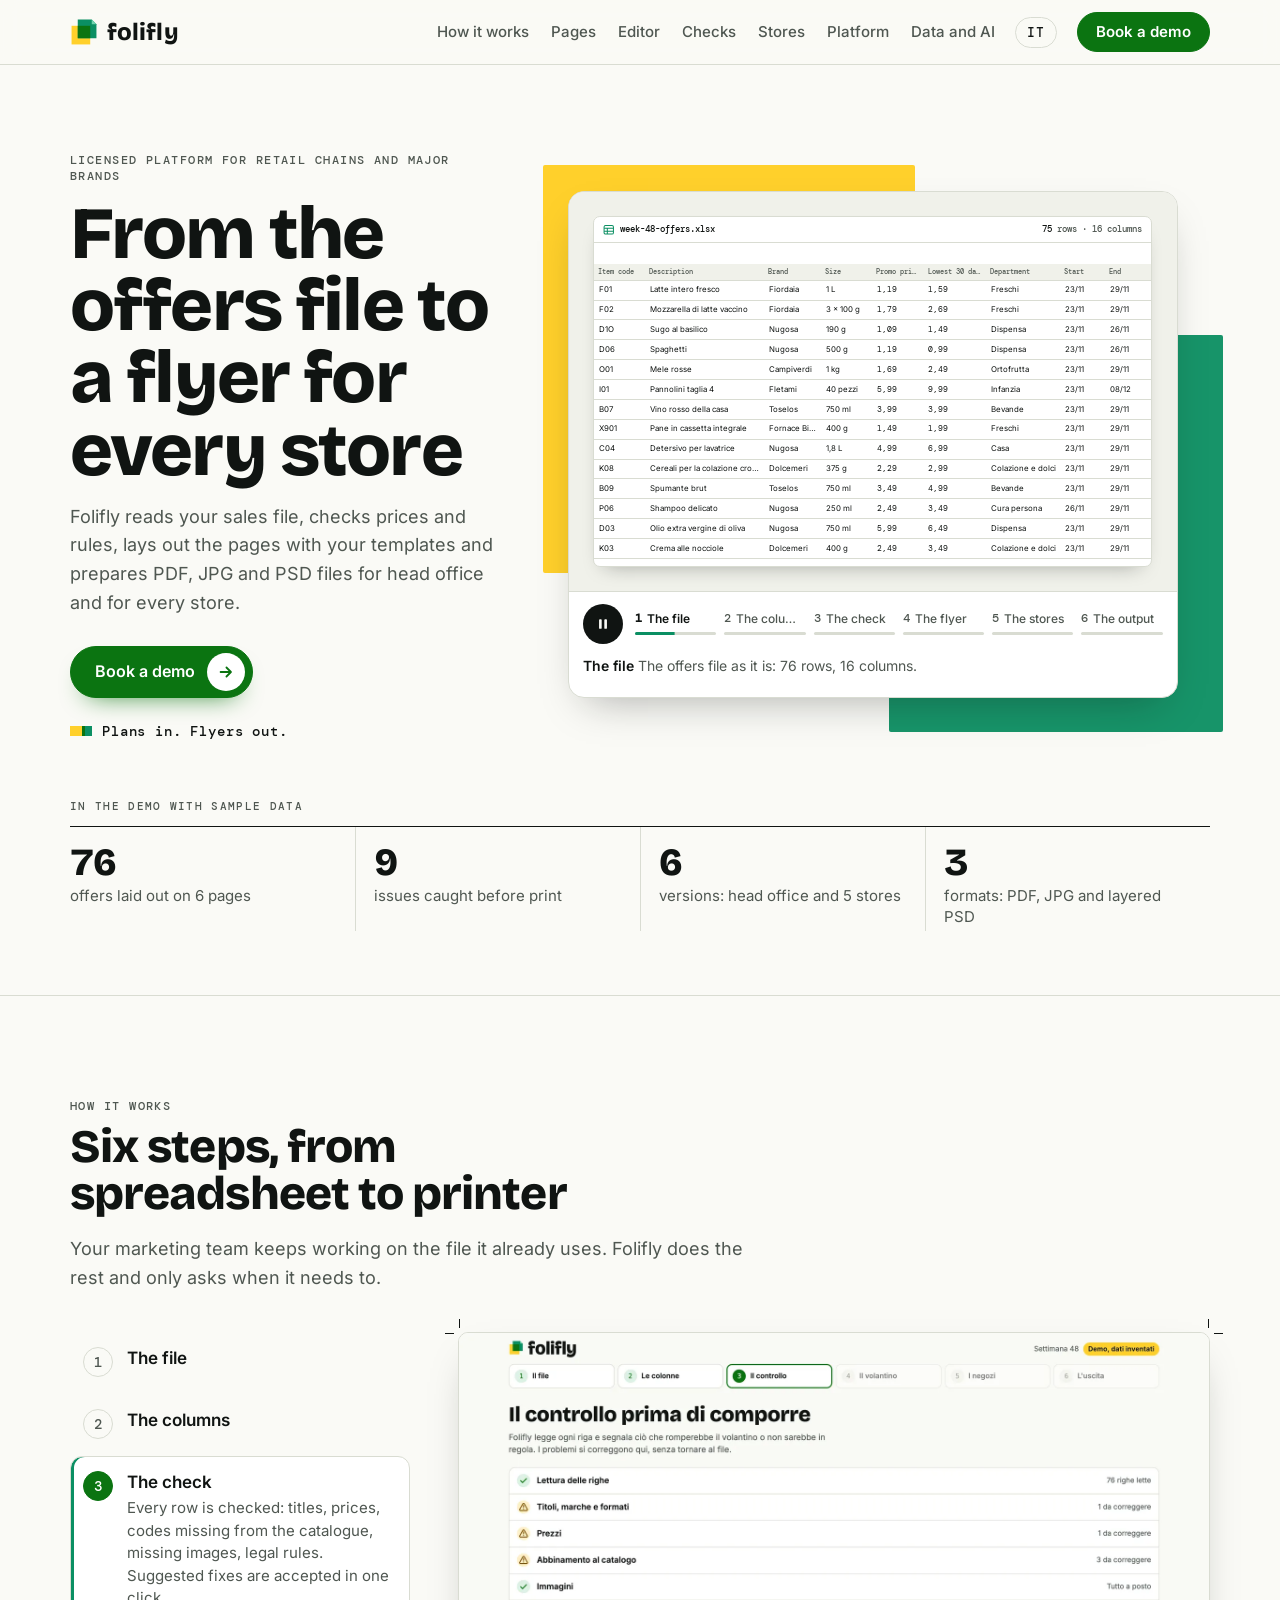
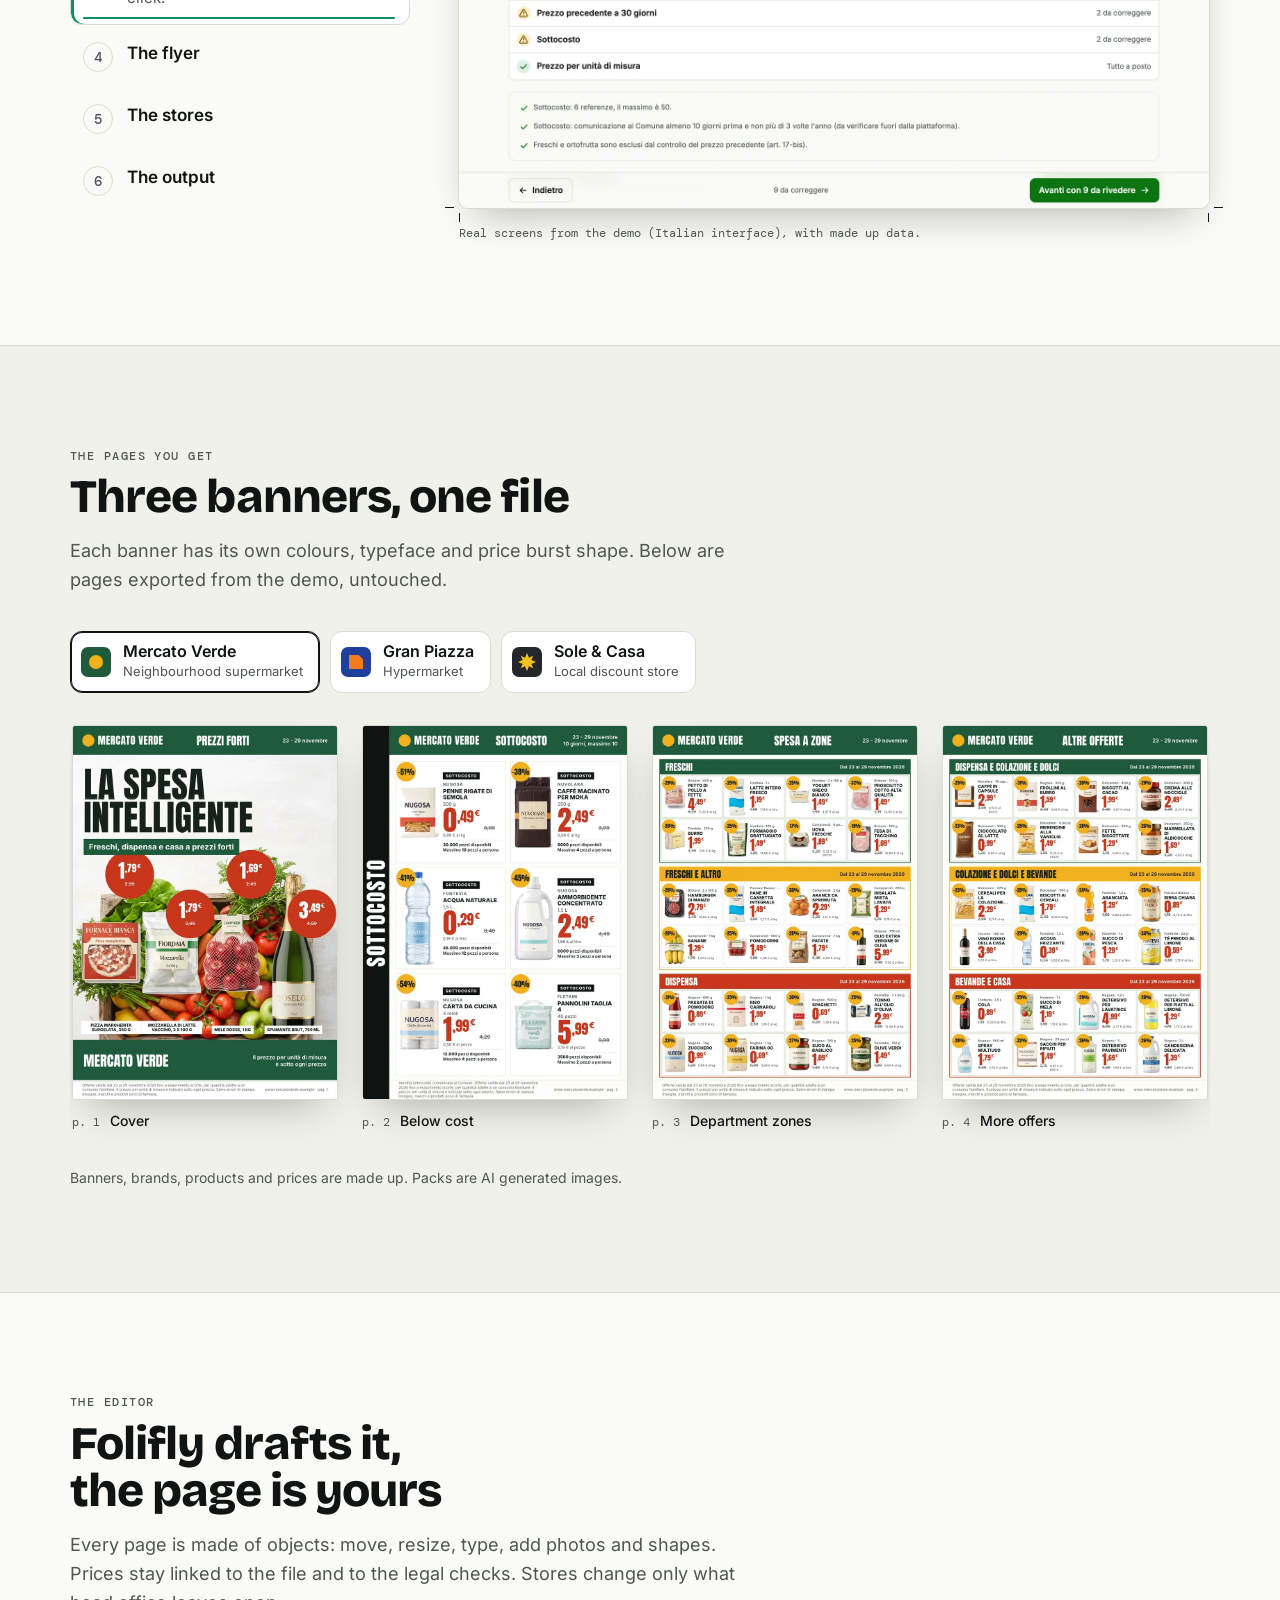
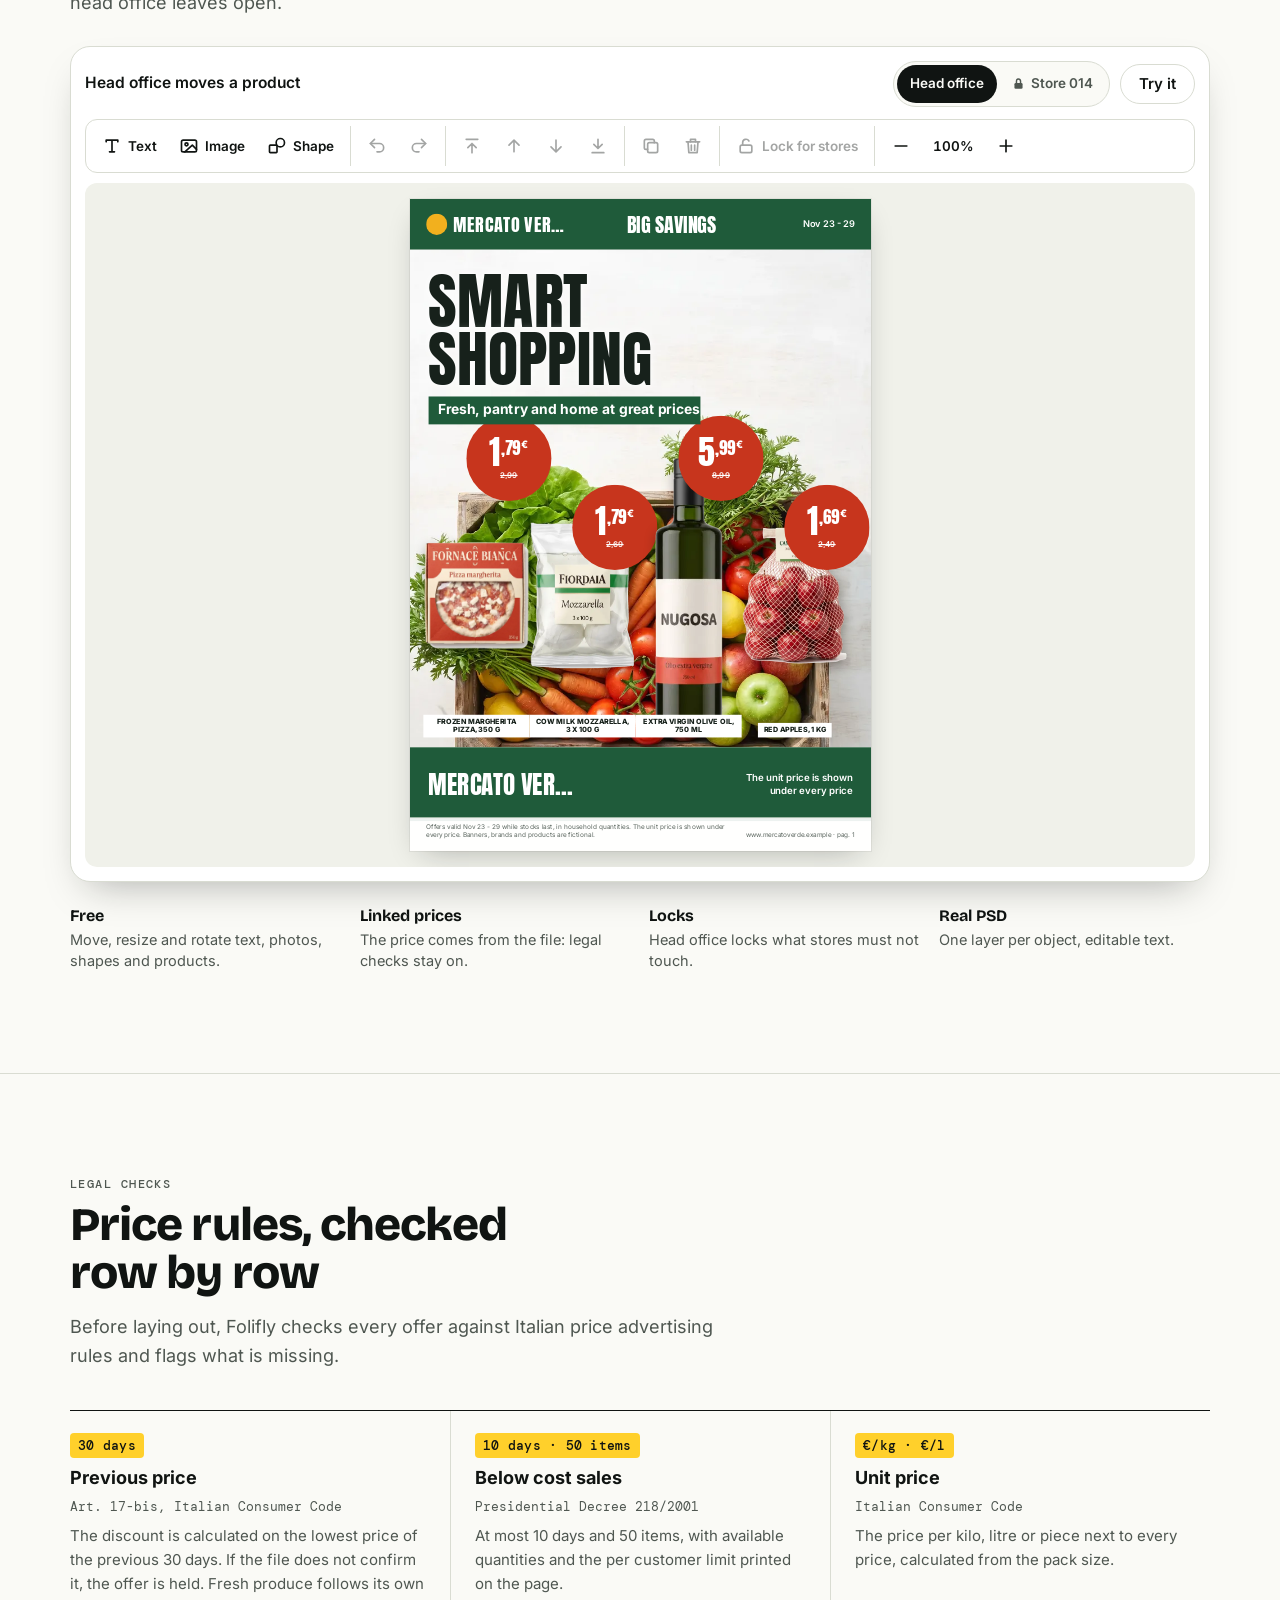
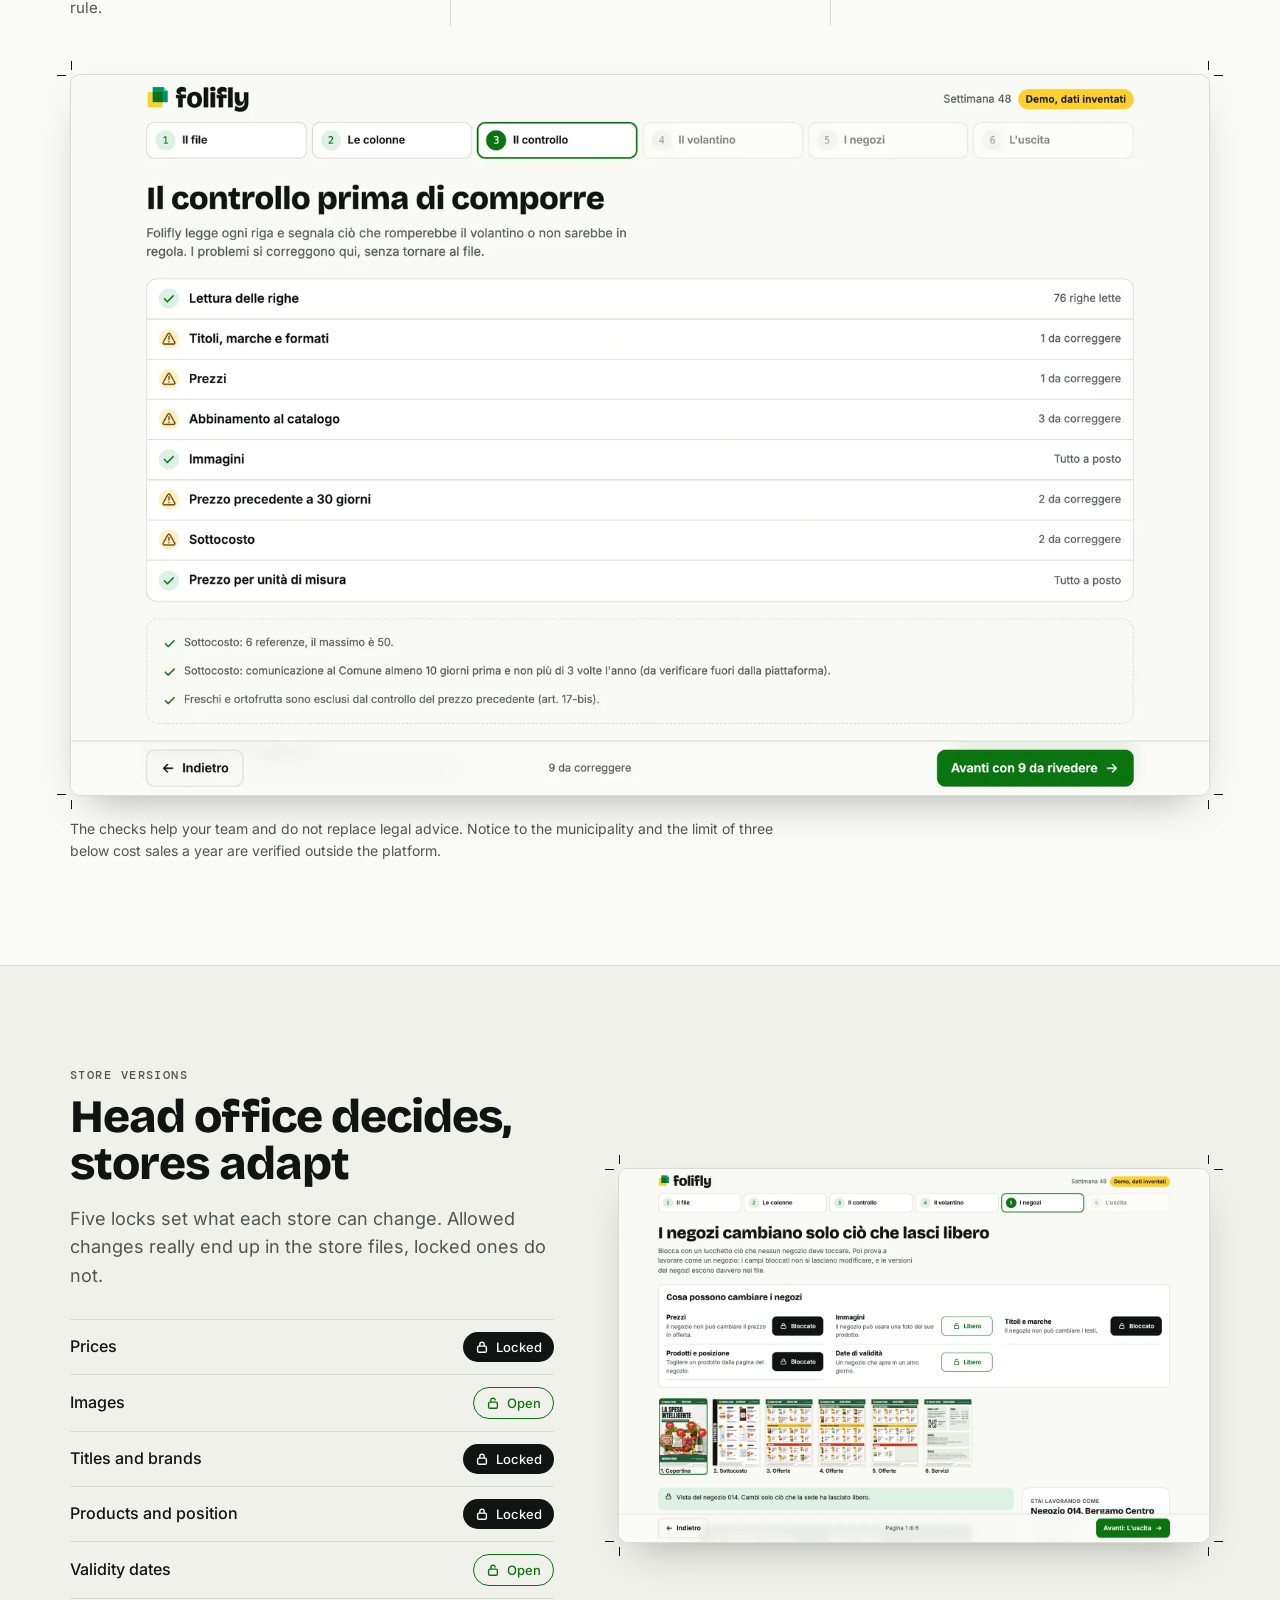
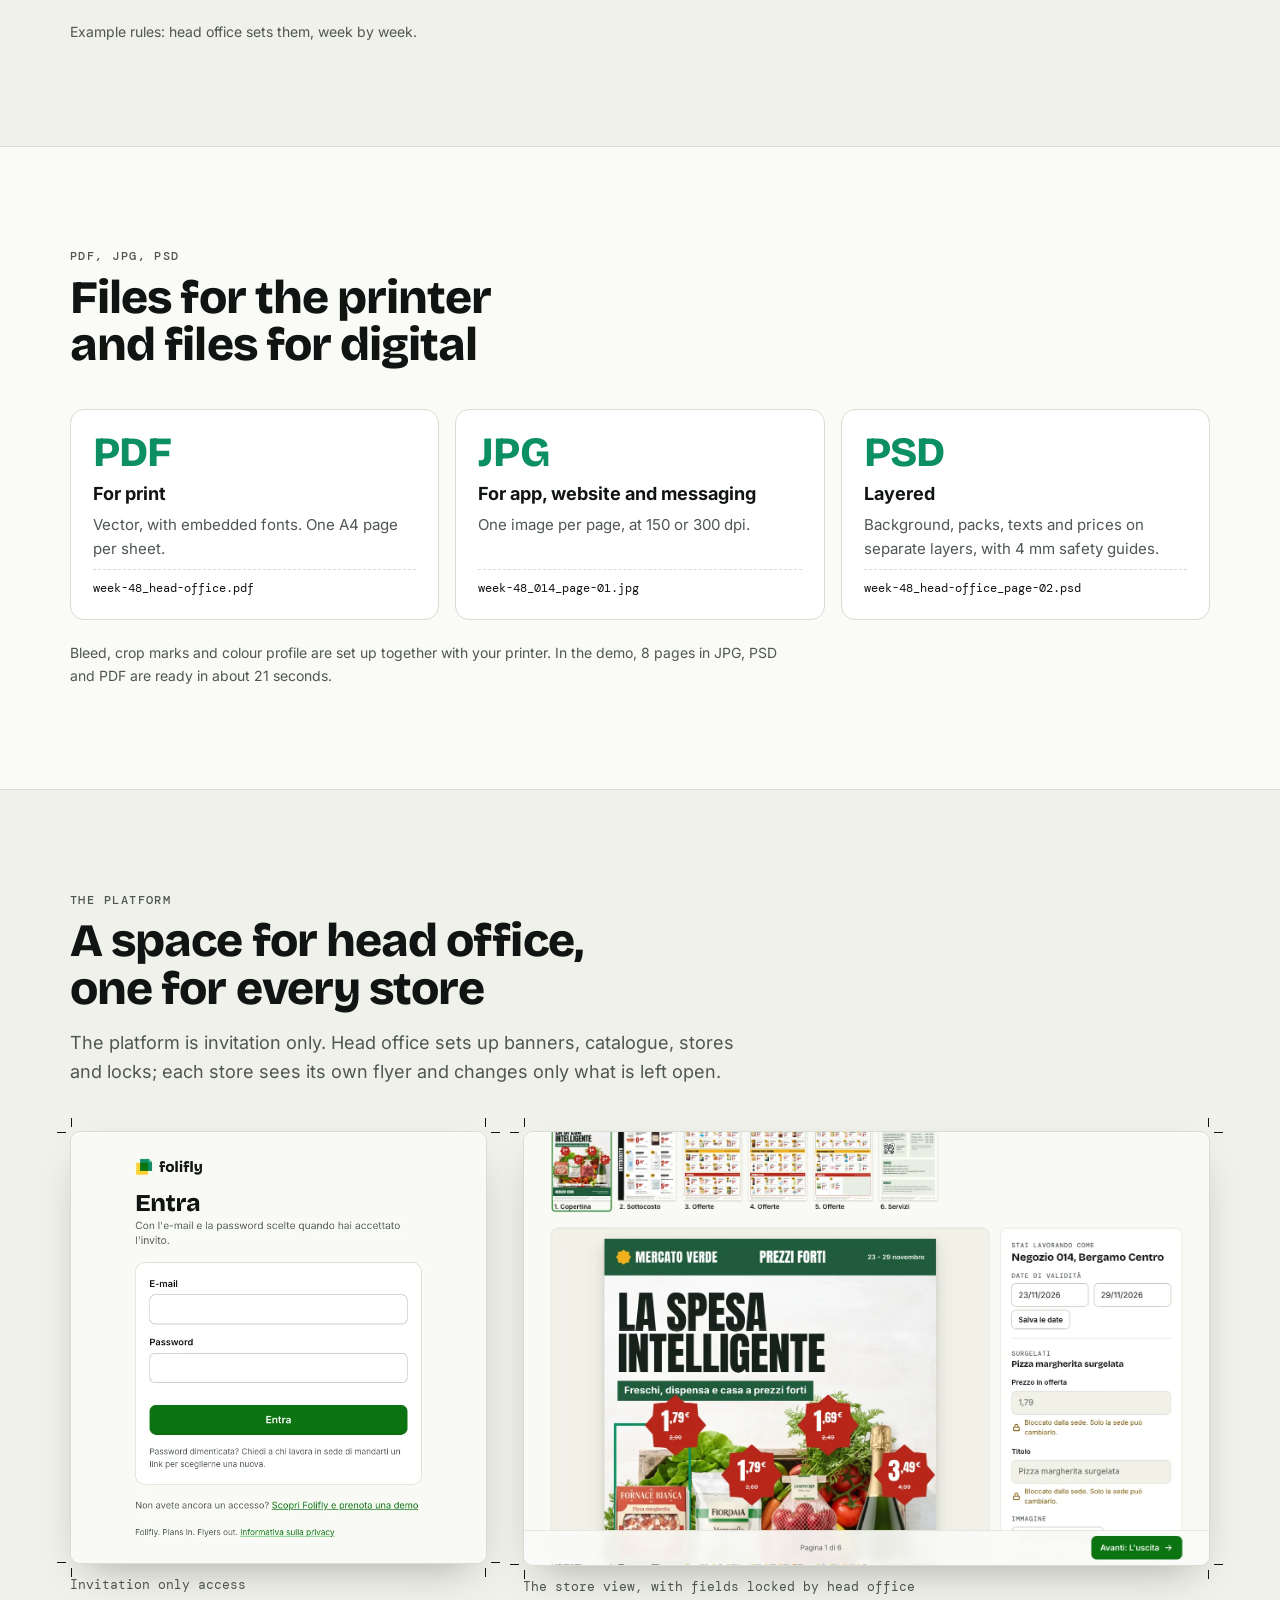
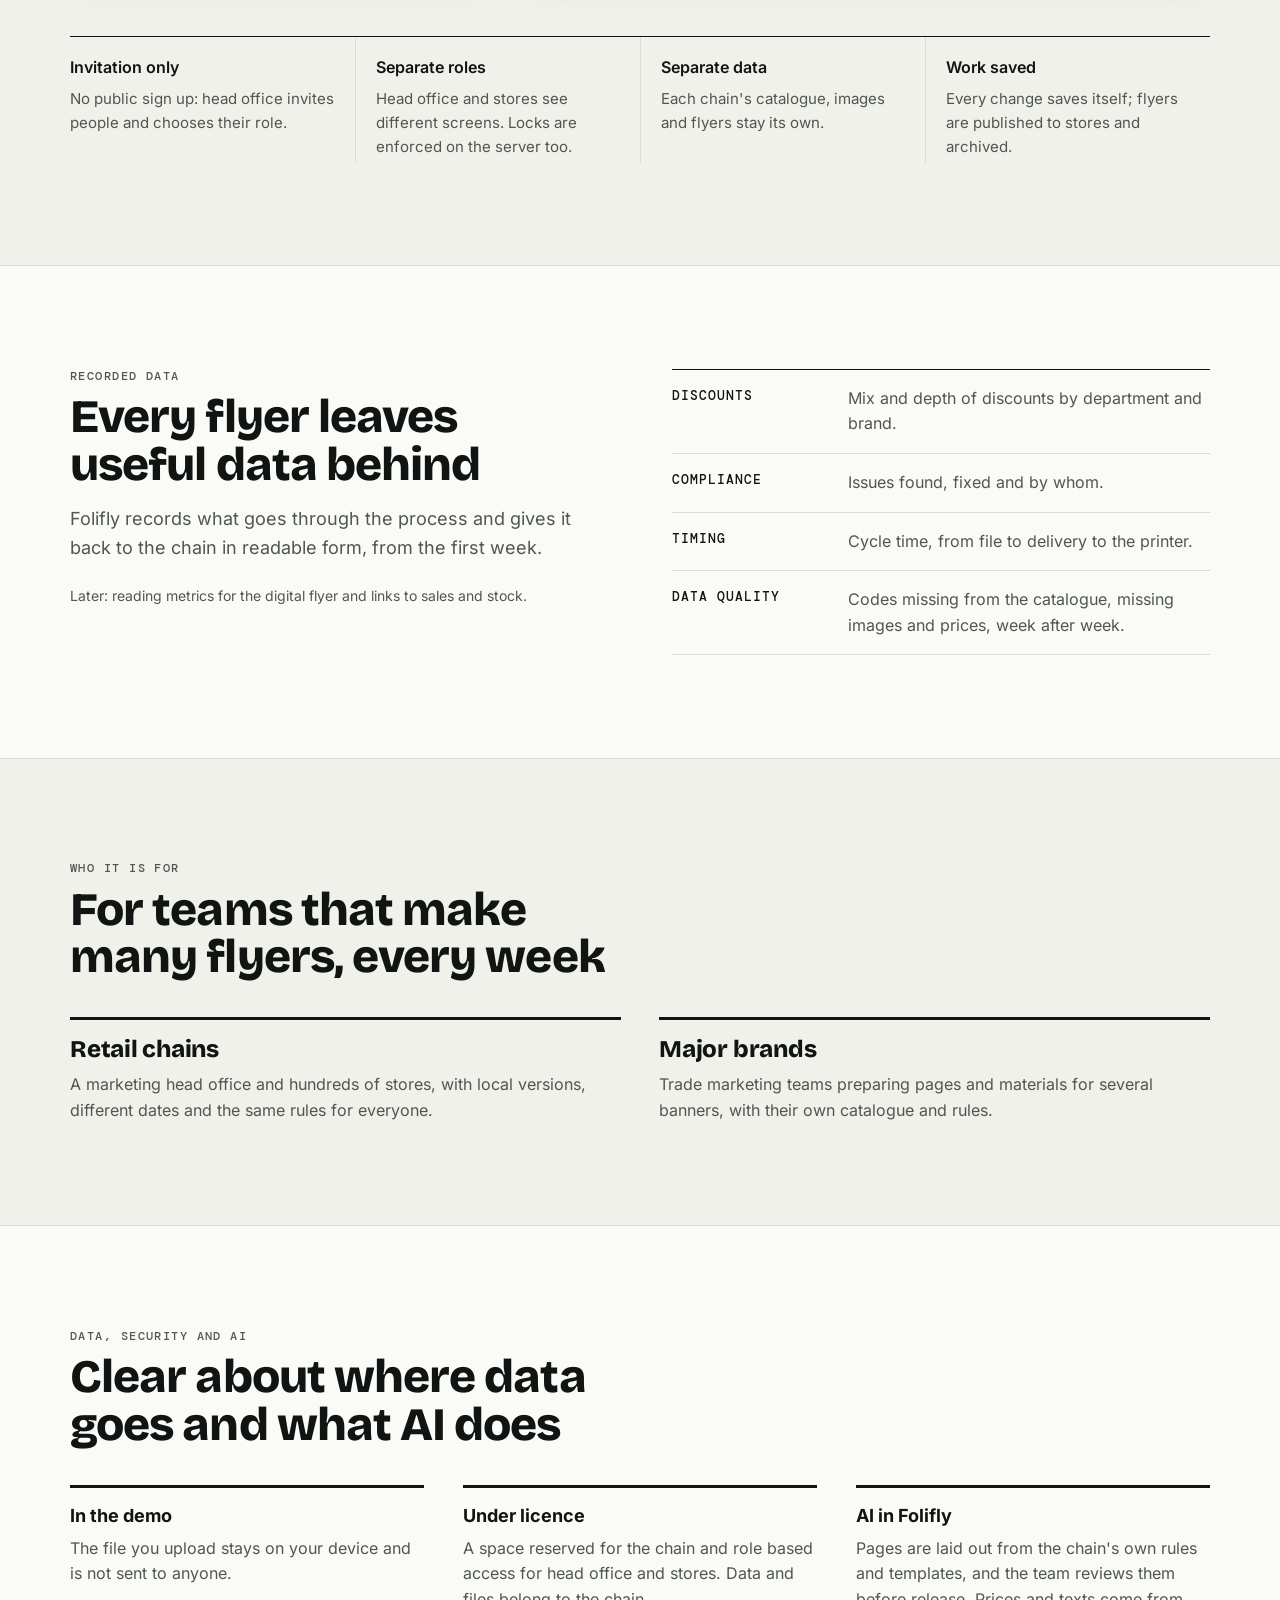
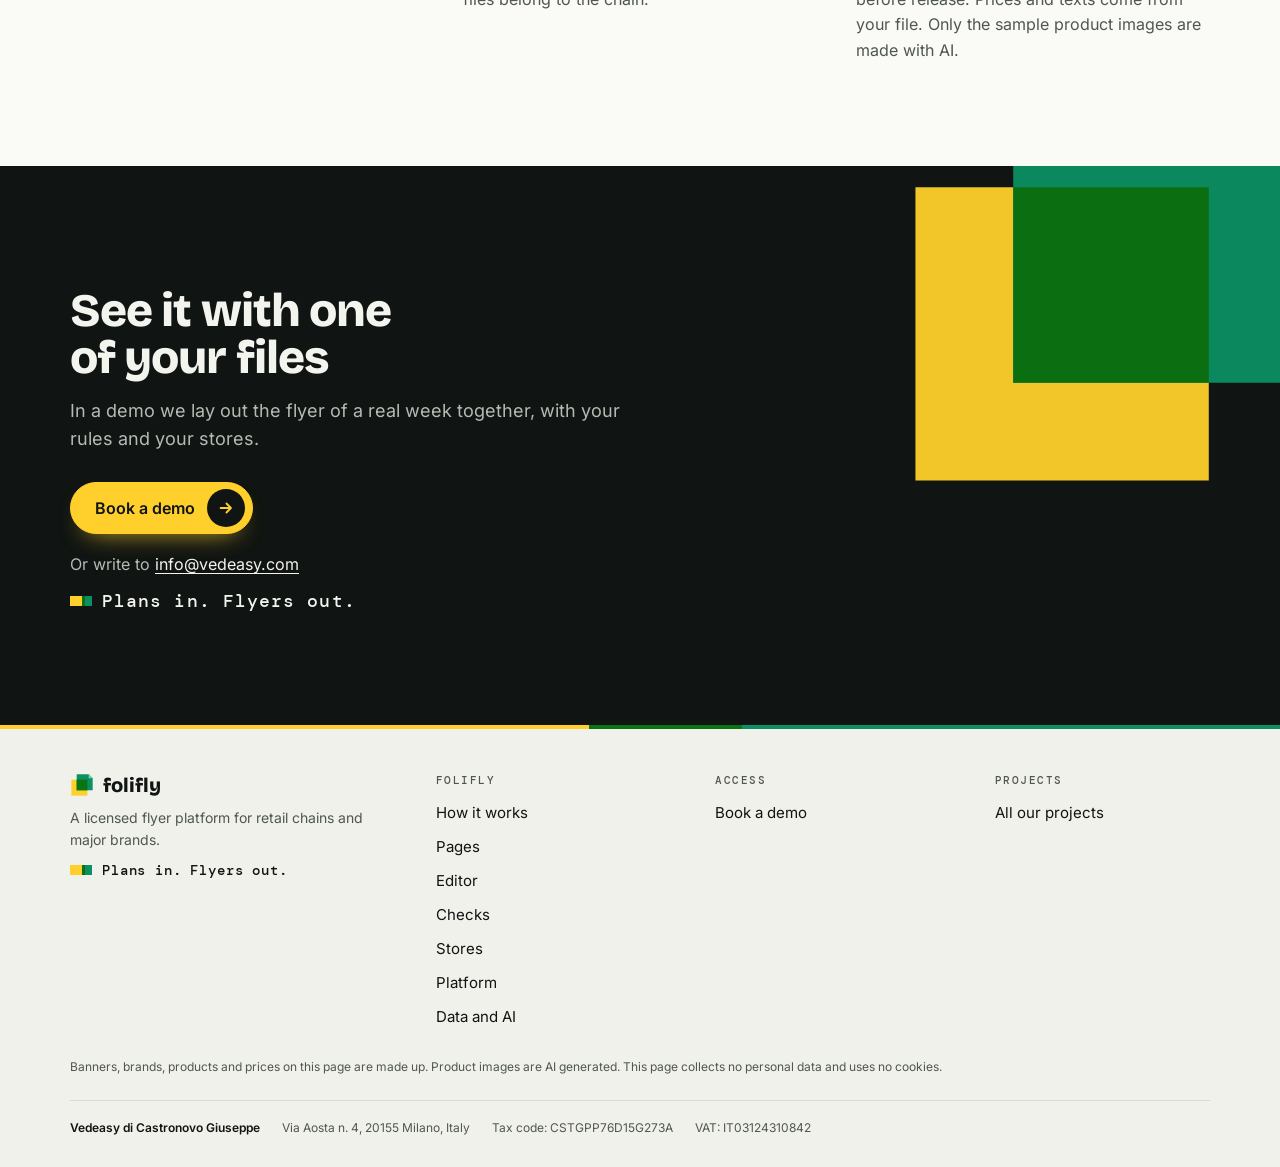
<file: folifly/en/index.html>
<!doctype html>
<html lang="en">
<head>
<meta charset="utf-8">
<meta name="viewport" content="width=device-width, initial-scale=1, viewport-fit=cover">
<title>Folifly. Plans in. Flyers out.</title>
<meta name="description" content="Folifly turns the weekly offers file into a flyer for every store: price rule checks, store versions, PDF, JPG and layered PSD. A licensed platform for retail chains and major brands.">
<meta name="claude:viewport-fit-sides" content="cover">
<meta property="og:title" content="Folifly. Plans in. Flyers out.">
<meta property="og:description" content="Folifly turns the weekly offers file into a flyer for every store: price rule checks, store versions, PDF, JPG and layered PSD. A licensed platform for retail chains and major brands.">
<meta property="og:image" content="https://progetti.aigenerated.it/folifly/img/anteprima-sito-1200x630.png">
<link rel="canonical" href="https://progetti.aigenerated.it/folifly/en/">
<link rel="alternate" hreflang="it" href="https://progetti.aigenerated.it/folifly/">
<link rel="alternate" hreflang="en" href="https://progetti.aigenerated.it/folifly/en/">
<meta property="og:url" content="https://progetti.aigenerated.it/folifly/en/">
<link rel="icon" href="../img/icona-sito.svg" type="image/svg+xml">
<link rel="apple-touch-icon" href="../img/icona-sito-180.png">
<link rel="stylesheet" href="../stile.css">
<link rel="stylesheet" href="../editor/disegno.css">
<link rel="stylesheet" href="../editor/editor.css">
</head>
<body>
<div class="page" lang="en" data-lang="en">

<header class="top"><div class="in">
  <a class="logo" href="#top-en" aria-label="Folifly"><svg class="sym" viewBox="0 0 36 36" aria-hidden="true"><path d="M2 10H26V34H2Z" fill="var(--yellow)"/><path d="M10 2H28L34 8V26H10Z" fill="var(--emerald)"/><path d="M10 10H26V26H10Z" fill="var(--overlap)"/><path d="M28 2V8H34Z" fill="var(--fold)"/></svg><span>folifly</span></a>
  <nav aria-label="Sections"><a href="#come-en">How it works</a><a href="#pagine-en">Pages</a><a href="#editor-en">Editor</a><a href="#controlli-en">Checks</a><a href="#negozi-en">Stores</a><a href="#piattaforma-en">Platform</a><a href="#sicurezza-en">Data and AI</a></nav>
  <a class="lang" href="../" hreflang="it" aria-label="Leggi questa pagina in italiano">IT</a>
  <a class="btn primary sm" href="mailto:info@vedeasy.com?subject=Folifly%3A%20demo%20request&amp;body=Company%3A%0ARole%3A%0ANumber%20of%20stores%3A%0AFlyers%20per%20year%20%28approx.%29%3A%0AConvenient%20days%20and%20times%20for%20the%20demo%3A%0A">Book a demo</a>
</div></header>

<main id="top-en">
<section class="hero"><div class="in">
  <div class="copy">
    <p class="eye">Licensed platform for retail chains and major brands</p>
    <h1>From the offers file to a flyer for every store</h1>
    <p class="lead">Folifly reads your sales file, checks prices and rules, lays out the pages with your templates and prepares PDF, JPG and PSD files for head office and for every store.</p>
    <div class="ctas"><a class="btn primary" href="mailto:info@vedeasy.com?subject=Folifly%3A%20demo%20request&amp;body=Company%3A%0ARole%3A%0ANumber%20of%20stores%3A%0AFlyers%20per%20year%20%28approx.%29%3A%0AConvenient%20days%20and%20times%20for%20the%20demo%3A%0A">Book a demo<span class="go" aria-hidden="true"><svg viewBox="0 0 20 20"><path d="M4 10h11M10.5 5l5 5-5 5" fill="none" stroke="currentColor" stroke-width="2" stroke-linecap="round" stroke-linejoin="round"/></svg></span></a></div>
    
    <p class="payoff" lang="en">Plans in. Flyers out.</p>
  </div>
  <div class="visual">
    <span class="plate y" aria-hidden="true"></span><span class="plate g" aria-hidden="true"></span>
    <figure class="film" data-film data-stores="[&quot;Head office&quot;, &quot;Store 014&quot;, &quot;Store 027&quot;, &quot;Store 031&quot;, &quot;Store 045&quot;]" data-dates2="24 - 30 Nov" aria-label="The Folifly film: from the offers file to print ready files, in six scenes">
  <p class="sr">Six looping scenes, no sound: the offers file with 76 rows; columns recognised; nine issues fixed before print; offers placed on zoned pages with price bursts and a cover; five store versions with locked prices; PDF, JPG and layered PSD.</p>
  <div class="fstage ge1 ge2 ge3 ge4 ge5 ge6 at-6" aria-hidden="true">
    <div class="fsheet"><div class="fbar"><svg viewBox="0 0 16 16" aria-hidden="true"><rect x="1.5" y="2" width="13" height="12" rx="2" fill="none" stroke="currentColor" stroke-width="1.4"/><path d="M1.5 6h13M1.5 10h13M6 6v8" stroke="currentColor" stroke-width="1.4"/></svg><b>week-48-offers.xlsx</b><span class="cnt"><i data-rows>76</i> rows · 16 columns</span></div>
      <div class="tbl"><table class="ftable"><thead><tr class="ftags"><td class="w-cod"><span class="tg" style="--i:0">code</span></td><td class="w-desc"><span class="tg" style="--i:1">title</span></td><td class="w-br cx"><span class="tg" style="--i:2">brand</span></td><td class="w-sz cx"><span class="tg" style="--i:3">size</span></td><td class="w-pr"><span class="tg" style="--i:4">price</span></td><td class="w-30"><span class="tg" style="--i:5">30 day price</span></td><td class="w-rep"><span class="tg" style="--i:6">department</span></td><td class="w-d cx"><span class="tg" style="--i:7">start</span></td><td class="w-d cx"><span class="tg" style="--i:8">end</span></td></tr><tr><th class="w-cod">Item code</th><th class="w-desc">Description</th><th class="w-br cx">Brand</th><th class="w-sz cx">Size</th><th class="w-pr">Promo price</th><th class="w-30">Lowest 30 day price</th><th class="w-rep">Department</th><th class="w-d cx">Start</th><th class="w-d cx">End</th></tr></thead><tbody><tr style="--r:0"><td class="w-cod">F01</td><td class="w-desc">Latte intero fresco</td><td class="w-br cx">Fiordaia</td><td class="w-sz cx">1 L</td><td class="w-pr">1,19</td><td class="w-30">1,59</td><td class="w-rep">Freschi</td><td class="w-d cx">23/11</td><td class="w-d cx">29/11</td></tr><tr style="--r:1"><td class="w-cod">F02</td><td class="w-desc">Mozzarella di latte vaccino</td><td class="w-br cx">Fiordaia</td><td class="w-sz cx">3 x 100 g</td><td class="w-pr">1,79</td><td class="w-30">2,69</td><td class="w-rep">Freschi</td><td class="w-d cx">23/11</td><td class="w-d cx">29/11</td></tr><tr style="--r:2" data-bad="0"><td class="w-cod">D1O</td><td class="w-desc">Sugo al basilico</td><td class="w-br cx">Nugosa</td><td class="w-sz cx">190 g</td><td class="w-pr">1,09</td><td class="w-30">1,49</td><td class="w-rep">Dispensa</td><td class="w-d cx">23/11</td><td class="w-d cx">26/11</td></tr><tr style="--r:3" data-bad="1"><td class="w-cod">D06</td><td class="w-desc">Spaghetti</td><td class="w-br cx">Nugosa</td><td class="w-sz cx">500 g</td><td class="w-pr">1,19</td><td class="w-30">0,99</td><td class="w-rep">Dispensa</td><td class="w-d cx">23/11</td><td class="w-d cx">26/11</td></tr><tr style="--r:4" data-bad="4"><td class="w-cod">O01</td><td class="w-desc">Mele rosse</td><td class="w-br cx">Campiverdi</td><td class="w-sz cx">1 kg</td><td class="w-pr">1,69</td><td class="w-30">2,49</td><td class="w-rep">Ortofrutta</td><td class="w-d cx">23/11</td><td class="w-d cx">29/11</td></tr><tr style="--r:5" data-bad="2"><td class="w-cod">I01</td><td class="w-desc">Pannolini taglia 4</td><td class="w-br cx">Fletami</td><td class="w-sz cx">40 pezzi</td><td class="w-pr">5,99</td><td class="w-30">9,99</td><td class="w-rep">Infanzia</td><td class="w-d cx">23/11</td><td class="w-d cx">08/12</td></tr><tr style="--r:6"><td class="w-cod">B07</td><td class="w-desc">Vino rosso della casa</td><td class="w-br cx">Toselos</td><td class="w-sz cx">750 ml</td><td class="w-pr">3,99</td><td class="w-30">3,99</td><td class="w-rep">Bevande</td><td class="w-d cx">23/11</td><td class="w-d cx">29/11</td></tr><tr style="--r:7" data-bad="3"><td class="w-cod">X901</td><td class="w-desc">Pane in cassetta integrale</td><td class="w-br cx">Fornace Bianca</td><td class="w-sz cx">400 g</td><td class="w-pr">1,49</td><td class="w-30">1,99</td><td class="w-rep">Freschi</td><td class="w-d cx">23/11</td><td class="w-d cx">29/11</td></tr><tr style="--r:8"><td class="w-cod">C04</td><td class="w-desc">Detersivo per lavatrice</td><td class="w-br cx">Nugosa</td><td class="w-sz cx">1,8 L</td><td class="w-pr">4,99</td><td class="w-30">6,99</td><td class="w-rep">Casa</td><td class="w-d cx">23/11</td><td class="w-d cx">29/11</td></tr><tr style="--r:9"><td class="w-cod">K08</td><td class="w-desc">Cereali per la colazione croccanti ai cinque cereali con miele e frutta secca</td><td class="w-br cx">Dolcemeri</td><td class="w-sz cx">375 g</td><td class="w-pr">2,29</td><td class="w-30">2,99</td><td class="w-rep">Colazione e dolci</td><td class="w-d cx">23/11</td><td class="w-d cx">29/11</td></tr><tr style="--r:10"><td class="w-cod">B09</td><td class="w-desc">Spumante brut</td><td class="w-br cx">Toselos</td><td class="w-sz cx">750 ml</td><td class="w-pr">3,49</td><td class="w-30">4,99</td><td class="w-rep">Bevande</td><td class="w-d cx">23/11</td><td class="w-d cx">29/11</td></tr><tr style="--r:11"><td class="w-cod">P06</td><td class="w-desc">Shampoo delicato</td><td class="w-br cx">Nugosa</td><td class="w-sz cx">250 ml</td><td class="w-pr">2,49</td><td class="w-30">3,49</td><td class="w-rep">Cura persona</td><td class="w-d cx">26/11</td><td class="w-d cx">29/11</td></tr><tr style="--r:12"><td class="w-cod">D03</td><td class="w-desc">Olio extra vergine di oliva</td><td class="w-br cx">Nugosa</td><td class="w-sz cx">750 ml</td><td class="w-pr">5,99</td><td class="w-30">6,49</td><td class="w-rep">Dispensa</td><td class="w-d cx">23/11</td><td class="w-d cx">29/11</td></tr><tr style="--r:13"><td class="w-cod">K03</td><td class="w-desc">Crema alle nocciole</td><td class="w-br cx">Dolcemeri</td><td class="w-sz cx">400 g</td><td class="w-pr">2,49</td><td class="w-30">3,49</td><td class="w-rep">Colazione e dolci</td><td class="w-d cx">23/11</td><td class="w-d cx">29/11</td></tr></tbody></table></div></div>
    <div class="fcheck done"><p class="fch">Check</p><p class="fcn"><b data-count>0</b><span>to fix</span><span class="fok">All set</span></p><ul><li class="ok"><i class="st"></i><span class="k">Code</span><span class="tx">D1O is not in the catalogue: becomes D10</span></li><li class="ok"><i class="st"></i><span class="k">30 days</span><span class="tx">D06 Spaghetti: discount above the lowest price</span></li><li class="ok"><i class="st"></i><span class="k">Below cost</span><span class="tx">I01 Nappies: quantities and per customer limit</span></li><li class="ok"><i class="st"></i><span class="k">Image</span><span class="tx">X901 Sandwich bread: photo added</span></li><li class="ok"><i class="st"></i><span class="k">€/kg</span><span class="tx">O01 Red apples: price per kilo added</span></li></ul></div>
    <div class="fpages"><div class="mini mcover"><div class="mh"><i class="dot"></i><b>MERCATO VERDE</b><span class="md">23 - 29 Nov</span></div><p class="ck">Week 48</p><p class="ct">Fresh<br>every day</p><div class="chero"><img class="h1" src="../img/film/O01.webp" alt=""><img class="h2" src="../img/film/B09.webp" alt=""><img class="h3" src="../img/film/K03.webp" alt=""></div><span class="cb"><b>3<small>,49€</small></b><s>4,99</s></span><div class="mf"><span>p. 1</span><span class="mdate">23 - 29 Nov</span></div></div><div class="zwrap"><div class="mini zmain"><div class="mh"><i class="dot"></i><b>MERCATO VERDE</b><span class="md">23 - 29 Nov</span></div><div class="mz" style="--zc:#1F5A3A;--z:0"><p class="ml">Fresh</p><div class="mg"><div class="mc" style="--i:0"><img src="../img/film/F01.webp" alt=""><span class="mn">Fresh milk</span><span class="mp"><b>1<small>,19€</small></b><s>1,59</s></span><span class="lk"><svg viewBox="0 0 16 16" aria-hidden="true"><rect x="3" y="7.5" width="10" height="7" rx="1.5" fill="currentColor"/><path class="sh" d="M5.5 7.5V5a2.5 2.5 0 0 1 5 0v2.5" fill="none" stroke="currentColor" stroke-width="1.8"/></svg></span></div><div class="mc" style="--i:1"><img src="../img/film/F02.webp" alt=""><span class="mn">Mozzarella</span><span class="mp"><b>1<small>,79€</small></b><s>2,69</s></span><span class="lk"><svg viewBox="0 0 16 16" aria-hidden="true"><rect x="3" y="7.5" width="10" height="7" rx="1.5" fill="currentColor"/><path class="sh" d="M5.5 7.5V5a2.5 2.5 0 0 1 5 0v2.5" fill="none" stroke="currentColor" stroke-width="1.8"/></svg></span></div><div class="mc" style="--i:2"><img src="../img/film/F08.webp" alt=""><span class="mn">Fresh eggs</span><span class="mp"><b>1<small>,89€</small></b><s>2,29</s></span><span class="lk"><svg viewBox="0 0 16 16" aria-hidden="true"><rect x="3" y="7.5" width="10" height="7" rx="1.5" fill="currentColor"/><path class="sh" d="M5.5 7.5V5a2.5 2.5 0 0 1 5 0v2.5" fill="none" stroke="currentColor" stroke-width="1.8"/></svg></span></div><div class="mc" style="--i:3"><img src="../img/film/F06.webp" alt=""><span class="mn">Butter</span><span class="mp"><b>1<small>,99€</small></b><s>2,49</s></span><span class="lk"><svg viewBox="0 0 16 16" aria-hidden="true"><rect x="3" y="7.5" width="10" height="7" rx="1.5" fill="currentColor"/><path class="sh" d="M5.5 7.5V5a2.5 2.5 0 0 1 5 0v2.5" fill="none" stroke="currentColor" stroke-width="1.8"/></svg></span></div></div></div><div class="mz" style="--zc:#B8261A;--z:1"><p class="ml">Pantry</p><div class="mg"><div class="mc" style="--i:4"><img src="../img/film/D01.webp" alt=""><span class="mn">Penne pasta</span><span class="mp"><b>0<small>,49€</small></b><s>0,99</s></span><span class="lk"><svg viewBox="0 0 16 16" aria-hidden="true"><rect x="3" y="7.5" width="10" height="7" rx="1.5" fill="currentColor"/><path class="sh" d="M5.5 7.5V5a2.5 2.5 0 0 1 5 0v2.5" fill="none" stroke="currentColor" stroke-width="1.8"/></svg></span></div><div class="mc" style="--i:5"><img src="../img/film/D02.webp" alt=""><span class="mn">Tomato passata</span><span class="mp"><b>0<small>,89€</small></b><s>1,29</s></span><span class="lk"><svg viewBox="0 0 16 16" aria-hidden="true"><rect x="3" y="7.5" width="10" height="7" rx="1.5" fill="currentColor"/><path class="sh" d="M5.5 7.5V5a2.5 2.5 0 0 1 5 0v2.5" fill="none" stroke="currentColor" stroke-width="1.8"/></svg></span></div><div class="mc" style="--i:6"><img src="../img/film/D03.webp" alt=""><span class="mn">Extra virgin olive oil</span><span class="mp"><b>5<small>,99€</small></b><s>8,99</s></span><span class="lk"><svg viewBox="0 0 16 16" aria-hidden="true"><rect x="3" y="7.5" width="10" height="7" rx="1.5" fill="currentColor"/><path class="sh" d="M5.5 7.5V5a2.5 2.5 0 0 1 5 0v2.5" fill="none" stroke="currentColor" stroke-width="1.8"/></svg></span></div><div class="mc" style="--i:7"><img src="../img/film/D05.webp" alt=""><span class="mn">Ground coffee</span><span class="mp"><b>2<small>,49€</small></b><s>3,99</s></span><span class="lk"><svg viewBox="0 0 16 16" aria-hidden="true"><rect x="3" y="7.5" width="10" height="7" rx="1.5" fill="currentColor"/><path class="sh" d="M5.5 7.5V5a2.5 2.5 0 0 1 5 0v2.5" fill="none" stroke="currentColor" stroke-width="1.8"/></svg></span></div></div></div><div class="mz" style="--zc:#1E5FA0;--z:2"><p class="ml">Drinks</p><div class="mg"><div class="mc" style="--i:8"><img src="../img/film/B01.webp" alt=""><span class="mn">Still water</span><span class="mp"><b>0<small>,29€</small></b><s>0,49</s></span><span class="lk"><svg viewBox="0 0 16 16" aria-hidden="true"><rect x="3" y="7.5" width="10" height="7" rx="1.5" fill="currentColor"/><path class="sh" d="M5.5 7.5V5a2.5 2.5 0 0 1 5 0v2.5" fill="none" stroke="currentColor" stroke-width="1.8"/></svg></span></div><div class="mc" style="--i:9"><img src="../img/film/B03.webp" alt=""><span class="mn">Orangeade</span><span class="mp"><b>1<small>,29€</small></b><s>1,69</s></span><span class="lk"><svg viewBox="0 0 16 16" aria-hidden="true"><rect x="3" y="7.5" width="10" height="7" rx="1.5" fill="currentColor"/><path class="sh" d="M5.5 7.5V5a2.5 2.5 0 0 1 5 0v2.5" fill="none" stroke="currentColor" stroke-width="1.8"/></svg></span></div><div class="mc" style="--i:10"><img src="../img/film/B07.webp" alt=""><span class="mn">Red wine</span><span class="mp"><b>3<small>,99€</small></b><s>5,99</s></span><span class="lk"><svg viewBox="0 0 16 16" aria-hidden="true"><rect x="3" y="7.5" width="10" height="7" rx="1.5" fill="currentColor"/><path class="sh" d="M5.5 7.5V5a2.5 2.5 0 0 1 5 0v2.5" fill="none" stroke="currentColor" stroke-width="1.8"/></svg></span></div><div class="mc" style="--i:11"><img src="../img/film/B09.webp" alt=""><span class="mn">Brut sparkling wine</span><span class="mp"><b>3<small>,49€</small></b><s>4,99</s></span><span class="lk"><svg viewBox="0 0 16 16" aria-hidden="true"><rect x="3" y="7.5" width="10" height="7" rx="1.5" fill="currentColor"/><path class="sh" d="M5.5 7.5V5a2.5 2.5 0 0 1 5 0v2.5" fill="none" stroke="currentColor" stroke-width="1.8"/></svg></span></div></div></div><div class="mf"><span>p. 3</span><span class="mdate">23 - 29 Nov</span></div><span class="stag">Head office</span></div></div></div>
    <div class="fout"><div class="ff ff-pdf" style="--i:0"><span class="x">PDF</span><b>week-48_head-office.pdf</b><small>For print</small></div><div class="ff ff-jpg" style="--i:1"><span class="x">JPG</span><b>week-48_014_page-01.jpg</b><small>For digital</small></div><div class="ff ff-psd" style="--i:2"><span class="x">PSD</span><b>week-48_head-office_page-02.psd</b><small>Layered</small><ol class="lay"><li style="--i:0">Texts and prices</li><li style="--i:1">Packs</li><li style="--i:2">Background and graphics</li></ol></div></div>
    <p class="fpay"><svg class="sym" viewBox="0 0 36 36" aria-hidden="true"><path d="M2 10H26V34H2Z" fill="var(--yellow)"/><path d="M10 2H28L34 8V26H10Z" fill="var(--emerald)"/><path d="M10 10H26V26H10Z" fill="var(--overlap)"/><path d="M28 2V8H34Z" fill="var(--fold)"/></svg><span lang="en">Plans in. Flyers out.</span></p>
  </div>
  <div class="fctl"><button type="button" class="fplay" data-play aria-label="Pause the film" data-l-pause="Pause the film" data-l-play="Play the film"><svg class="i-pause" viewBox="0 0 16 16" aria-hidden="true"><rect x="3.5" y="2.5" width="3" height="11" rx="1" fill="currentColor"/><rect x="9.5" y="2.5" width="3" height="11" rx="1" fill="currentColor"/></svg><svg class="i-play" viewBox="0 0 16 16" aria-hidden="true"><path d="M4.5 2.8v10.4a.8.8 0 0 0 1.2.7l8.3-5.2a.8.8 0 0 0 0-1.4L5.7 2.1a.8.8 0 0 0-1.2.7Z" fill="currentColor"/></svg></button>
    <ol class="fchap"><li><button type="button" data-go="0" data-name="The file" data-text="The offers file as it is: 76 rows, 16 columns." aria-label="Go to scene 1: The file" aria-current="false"><span class="t"><span class="nn">1</span><span class="w">The file</span></span><span class="bar"><i></i></span></button></li><li><button type="button" data-go="1" data-name="The columns" data-text="Columns match on their own: code, price, 30 day price, department, dates." aria-label="Go to scene 2: The columns" aria-current="false"><span class="t"><span class="nn">2</span><span class="w">The columns</span></span><span class="bar"><i></i></span></button></li><li><button type="button" data-go="2" data-name="The check" data-text="Nine issues caught before print, fixed one by one." aria-label="Go to scene 3: The check" aria-current="false"><span class="t"><span class="nn">3</span><span class="w">The check</span></span><span class="bar"><i></i></span></button></li><li><button type="button" data-go="3" data-name="The flyer" data-text="Offers flow into the pages: zones, price bursts, cover." aria-label="Go to scene 4: The flyer" aria-current="false"><span class="t"><span class="nn">4</span><span class="w">The flyer</span></span><span class="bar"><i></i></span></button></li><li><button type="button" data-go="4" data-name="The stores" data-text="Five stores, five versions. Prices and titles stay locked." aria-label="Go to scene 5: The stores" aria-current="false"><span class="t"><span class="nn">5</span><span class="w">The stores</span></span><span class="bar"><i></i></span></button></li><li><button type="button" data-go="5" data-name="The output" data-text="PDF for print, JPG for digital, layered PSD for the printer." aria-label="Go to scene 6: The output" aria-current="step"><span class="t"><span class="nn">6</span><span class="w">The output</span></span><span class="bar"><i></i></span></button></li></ol></div>
  <figcaption class="fcap" data-cap><b>The output</b> <span>PDF for print, JPG for digital, layered PSD for the printer.</span></figcaption>
</figure>
  </div>
</div>
<div class="in facts-wrap"><p class="mono-l">In the demo with sample data</p><ul class="facts"><li><b>76</b><span>offers laid out on 6 pages</span></li><li><b>9</b><span>issues caught before print</span></li><li><b>6</b><span>versions: head office and 5 stores</span></li><li><b>3</b><span>formats: PDF, JPG and layered PSD</span></li></ul></div>
</section>

<section class="sec" id="come-en"><div class="in">
  <p class="eye">How it works</p><h2>Six steps, from spreadsheet to printer</h2><p class="lead">Your marketing team keeps working on the file it already uses. Folifly does the rest and only asks when it needs to.</p>
  <div class="steps" data-steps>
    <ol role="tablist" aria-label="How it works"><li><button type="button" role="tab" id="tab-en-0" aria-controls="shot-en" aria-selected="true" data-step="0" data-desc="Upload the weekly offers file, as CSV or Excel, with the columns you already use."><span class="n">1</span><span class="st"><b>The file</b><span>Upload the weekly offers file, as CSV or Excel, with the columns you already use.</span></span><span class="sbar" aria-hidden="true"><i></i></span></button></li><li><button type="button" role="tab" id="tab-en-1" aria-controls="shot-en" aria-selected="false" data-step="1" data-desc="Folifly recognises columns by their names: code, price, previous price, department, dates. When in doubt, it asks."><span class="n">2</span><span class="st"><b>The columns</b><span>Folifly recognises columns by their names: code, price, previous price, department, dates. When in doubt, it asks.</span></span><span class="sbar" aria-hidden="true"><i></i></span></button></li><li><button type="button" role="tab" id="tab-en-2" aria-controls="shot-en" aria-selected="false" data-step="2" data-desc="Every row is checked: titles, prices, codes missing from the catalogue, missing images, legal rules. Suggested fixes are accepted in one click."><span class="n">3</span><span class="st"><b>The check</b><span>Every row is checked: titles, prices, codes missing from the catalogue, missing images, legal rules. Suggested fixes are accepted in one click.</span></span><span class="sbar" aria-hidden="true"><i></i></span></button></li><li><button type="button" role="tab" id="tab-en-3" aria-controls="shot-en" aria-selected="false" data-step="3" data-desc="Pages are built from your templates: cover, below cost, departments, services. Tap a product to change its image or move it to the cover."><span class="n">4</span><span class="st"><b>The flyer</b><span>Pages are built from your templates: cover, below cost, departments, services. Tap a product to change its image or move it to the cover.</span></span><span class="sbar" aria-hidden="true"><i></i></span></button></li><li><button type="button" role="tab" id="tab-en-4" aria-controls="shot-en" aria-selected="false" data-step="4" data-desc="Head office locks what must not change. Each store adapts only what is left open."><span class="n">5</span><span class="st"><b>The stores</b><span>Head office locks what must not change. Each store adapts only what is left open.</span></span><span class="sbar" aria-hidden="true"><i></i></span></button></li><li><button type="button" role="tab" id="tab-en-5" aria-controls="shot-en" aria-selected="false" data-step="5" data-desc="PDF for print, JPG for digital, layered PSD for the printer. For head office and every store, also as a single archive."><span class="n">6</span><span class="st"><b>The output</b><span>PDF for print, JPG for digital, layered PSD for the printer. For head office and every store, also as a single archive.</span></span><span class="sbar" aria-hidden="true"><i></i></span></button></li></ol>
    <div class="shot-col"><p class="step-desc" aria-live="polite">Upload the weekly offers file, as CSV or Excel, with the columns you already use.</p>
    <figure class="frame marks shot" id="shot-en" role="tabpanel"><img src="../img/app-01_file.webp" width="1600" height="1012" alt="Step one: the sample file loaded, 76 rows and 16 columns" loading="lazy" data-shot="0"><img src="../img/app-02_colonne.webp" width="1600" height="1012" alt="Step two: columns recognised, one to confirm" loading="lazy" data-shot="1" hidden><img src="../img/app-03_controllo.webp" width="1600" height="1012" alt="Step three: the check with 9 issues to fix" loading="lazy" data-shot="2" hidden><img src="../img/app-04b_scheda.webp" width="1600" height="1012" alt="Step four: a laid out page and the selected product card" loading="lazy" data-shot="3" hidden><img src="../img/app-05_negozi.webp" width="1600" height="1012" alt="Step five: the locks and the view of one store" loading="lazy" data-shot="4" hidden><img src="../img/app-06_uscita.webp" width="1600" height="1012" alt="Step six: formats, versions and file quality" loading="lazy" data-shot="5" hidden><figcaption>Real screens from the demo (Italian interface), with made up data.</figcaption></figure></div>
  </div>
</div></section>

<section class="sec alt" id="pagine-en"><div class="in">
  <p class="eye">The pages you get</p><h2>Three banners, one file</h2><p class="lead">Each banner has its own colours, typeface and price burst shape. Below are pages exported from the demo, untouched.</p>
  <div class="insegne" data-insegne><button type="button" class="ins" data-ins="mercatoverde" aria-pressed="true"><span class="sw sw-mercatoverde" aria-hidden="true"></span><span><b>Mercato Verde</b><small>Neighbourhood supermarket</small></span></button><button type="button" class="ins" data-ins="granpiazza" aria-pressed="false"><span class="sw sw-granpiazza" aria-hidden="true"></span><span><b>Gran Piazza</b><small>Hypermarket</small></span></button><button type="button" class="ins" data-ins="soleecasa" aria-pressed="false"><span class="sw sw-soleecasa" aria-hidden="true"></span><span><b>Sole &amp; Casa</b><small>Local discount store</small></span></button></div>
  <div class="pages-scroll"><div class="pages" data-pages="mercatoverde"><figure style="--j:0"><img src="../img/pag-mercatoverde-01.webp" width="760" height="1075" loading="lazy" alt="Mercato Verde, page 1 of the sample flyer: cover"><figcaption><span>p. 1</span> Cover</figcaption></figure><figure style="--j:1"><img src="../img/pag-mercatoverde-02.webp" width="760" height="1075" loading="lazy" alt="Mercato Verde, page 2 of the sample flyer: below cost"><figcaption><span>p. 2</span> Below cost</figcaption></figure><figure style="--j:2"><img src="../img/pag-mercatoverde-03.webp" width="760" height="1075" loading="lazy" alt="Mercato Verde, page 3 of the sample flyer: department zones"><figcaption><span>p. 3</span> Department zones</figcaption></figure><figure style="--j:3"><img src="../img/pag-mercatoverde-04.webp" width="760" height="1075" loading="lazy" alt="Mercato Verde, page 4 of the sample flyer: more offers"><figcaption><span>p. 4</span> More offers</figcaption></figure></div><div class="pages" data-pages="granpiazza" hidden><figure style="--j:0"><img src="../img/pag-granpiazza-01.webp" width="760" height="1075" loading="lazy" alt="Gran Piazza, page 1 of the sample flyer: cover"><figcaption><span>p. 1</span> Cover</figcaption></figure><figure style="--j:1"><img src="../img/pag-granpiazza-02.webp" width="760" height="1075" loading="lazy" alt="Gran Piazza, page 2 of the sample flyer: below cost"><figcaption><span>p. 2</span> Below cost</figcaption></figure><figure style="--j:2"><img src="../img/pag-granpiazza-03.webp" width="760" height="1075" loading="lazy" alt="Gran Piazza, page 3 of the sample flyer: department zones"><figcaption><span>p. 3</span> Department zones</figcaption></figure><figure style="--j:3"><img src="../img/pag-granpiazza-04.webp" width="760" height="1075" loading="lazy" alt="Gran Piazza, page 4 of the sample flyer: more offers"><figcaption><span>p. 4</span> More offers</figcaption></figure></div><div class="pages" data-pages="soleecasa" hidden><figure style="--j:0"><img src="../img/pag-soleecasa-01.webp" width="760" height="1075" loading="lazy" alt="Sole &amp; Casa, page 1 of the sample flyer: cover"><figcaption><span>p. 1</span> Cover</figcaption></figure><figure style="--j:1"><img src="../img/pag-soleecasa-02.webp" width="760" height="1075" loading="lazy" alt="Sole &amp; Casa, page 2 of the sample flyer: below cost"><figcaption><span>p. 2</span> Below cost</figcaption></figure><figure style="--j:2"><img src="../img/pag-soleecasa-03.webp" width="760" height="1075" loading="lazy" alt="Sole &amp; Casa, page 3 of the sample flyer: department zones"><figcaption><span>p. 3</span> Department zones</figcaption></figure><figure style="--j:3"><img src="../img/pag-soleecasa-04.webp" width="760" height="1075" loading="lazy" alt="Sole &amp; Casa, page 4 of the sample flyer: more offers"><figcaption><span>p. 4</span> More offers</figcaption></figure></div></div>
  <p class="note">Banners, brands, products and prices are made up. Packs are AI generated images.</p>
</div></section>

<section class="sec" id="editor-en"><div class="in">
  <p class="eye">The editor</p><h2>Folifly drafts it, the page is yours</h2><p class="lead">Every page is made of objects: move, resize, type, add photos and shapes. Prices stay linked to the file and to the legal checks. Stores change only what head office leaves open.</p>
  <div class="edl" data-edl data-base="../" data-steps="[&quot;Head office moves a product&quot;, &quot;Makes it bigger&quot;, &quot;Changes the title&quot;, &quot;Locks the title for stores&quot;, &quot;The store tries to change it: locked&quot;, &quot;The store adds its own text&quot;, &quot;Out comes the PSD: one layer per object&quot;]" data-auto="Watch: it plays by itself. Touch the page to try it." data-try="Your turn: drag a product, double click a text to type." data-store-text="Open on
Sundays too" data-title="Low prices
every day" data-folder="folder">
    <script type="application/json" class="edl-dati">{"formato":{"id":"a4","w":210,"h":297},"pagina":{"id":"pp4ziz1","nome":"Copertina","modello":"cover_price","fondo":"paper","oggetti":[{"t":"immagine","nome":"Background photo","x":0,"y":23.097,"w":209.997,"h":226.793,"src":"img/editor/mood_fresco.webp","fit":"cover","posi":"50% 50%","lock":false,"id":"kkmc9e0"},{"t":"gruppo","nome":"Product: Frozen margherita pizza","bind":{"o":"o8"},"x":6.191,"y":98.702,"w":58.272999999999996,"h":146.571,"figli":[{"t":"immagine","nome":"Photo","x":6.718,"y":117.599,"w":47.249,"h":125.995,"fit":"contain","filtro":"drop-shadow(rgba(0, 0, 0, 0.3) 0mm 2.1mm 2.52mm)","bind":{"o":"o8","f":"foto"},"lock":false,"id":"kk5lxg2"},{"t":"testo","nome":"Name and size","x":6.191,"y":234.855,"w":48.3,"h":10.418,"bind":{"o":"o8","f":"nome_formato"},"font":"fb","peso":800,"pt":9.227,"lh":1.15,"col":"acink","up":true,"alin":"center","pad":[1.47,2.1],"fill":"#FFFFFF","lock":false,"id":"kkwmpk3"},{"t":"forma","nome":"Price badge","x":25.615,"y":98.702,"w":38.849,"h":38.848,"fill":"pr","clip":"tema","id":"kk40op4"},{"t":"prezzo","nome":"Price","x":35.975,"y":108.649,"w":18.124,"h":13.208,"font":"fd","pt":44.05,"col":"#FFFFFF","bind":{"o":"o8","f":"prezzo"},"id":"kkyaa65"},{"t":"testo","nome":"Was price","x":35.825,"y":124.032,"w":18.424,"h":3.572,"bind":{"o":"o8","f":"barrato"},"font":"fb","peso":600,"pt":10.12,"lh":1,"col":"#FFFFFF","barr":true,"alin":"center","nowrap":true,"lock":false,"id":"kkotb06"}],"id":"gkaabo1"},{"t":"gruppo","nome":"Product: Cow milk mozzarella","bind":{"o":"o1"},"x":54.49,"y":117.599,"w":58.273,"h":127.67399999999999,"figli":[{"t":"immagine","nome":"Photo","x":55.017,"y":117.599,"w":47.249,"h":125.995,"fit":"contain","filtro":"drop-shadow(rgba(0, 0, 0, 0.3) 0mm 2.1mm 2.52mm)","bind":{"o":"o1","f":"foto"},"lock":false,"id":"kk2ole8"},{"t":"testo","nome":"Name and size","x":54.49,"y":234.855,"w":48.3,"h":10.418,"bind":{"o":"o1","f":"nome_formato"},"font":"fb","peso":800,"pt":9.227,"lh":1.15,"col":"acink","up":true,"alin":"center","pad":[1.47,2.1],"fill":"#FFFFFF","lock":false,"id":"kkegri9"},{"t":"forma","nome":"Price badge","x":73.914,"y":130.196,"w":38.849,"h":38.848,"fill":"pr","clip":"tema","id":"kknpa4a"},{"t":"prezzo","nome":"Price","x":84.274,"y":140.142,"w":18.124,"h":13.208,"font":"fd","pt":44.05,"col":"#FFFFFF","bind":{"o":"o1","f":"prezzo"},"id":"kk3mrub"},{"t":"testo","nome":"Was price","x":84.124,"y":155.525,"w":18.424,"h":3.572,"bind":{"o":"o1","f":"barrato"},"font":"fb","peso":600,"pt":10.12,"lh":1,"col":"#FFFFFF","barr":true,"alin":"center","nowrap":true,"lock":false,"id":"kkmhqqc"}],"id":"gklhxq7"},{"t":"gruppo","nome":"Product: Extra virgin olive oil","bind":{"o":"o11"},"x":102.789,"y":98.702,"w":58.27299999999998,"h":146.571,"figli":[{"t":"immagine","nome":"Photo","x":111.567,"y":117.599,"w":30.742,"h":125.995,"fit":"contain","filtro":"drop-shadow(rgba(0, 0, 0, 0.3) 0mm 2.1mm 2.52mm)","bind":{"o":"o11","f":"foto"},"lock":false,"id":"kkim19e"},{"t":"testo","nome":"Name and size","x":102.789,"y":234.855,"w":48.3,"h":10.418,"bind":{"o":"o11","f":"nome_formato"},"font":"fb","peso":800,"pt":9.227,"lh":1.15,"col":"acink","up":true,"alin":"center","pad":[1.47,2.1],"fill":"#FFFFFF","lock":false,"id":"kkjhhaf"},{"t":"forma","nome":"Price badge","x":122.213,"y":98.702,"w":38.849,"h":38.848,"fill":"pr","clip":"tema","id":"kkbt19g"},{"t":"prezzo","nome":"Price","x":131.304,"y":108.649,"w":20.667,"h":13.208,"font":"fd","pt":44.05,"col":"#FFFFFF","bind":{"o":"o11","f":"prezzo"},"id":"kk6t9ph"},{"t":"testo","nome":"Was price","x":131.154,"y":124.032,"w":20.967,"h":3.572,"bind":{"o":"o11","f":"barrato"},"font":"fb","peso":600,"pt":10.12,"lh":1,"col":"#FFFFFF","barr":true,"alin":"center","nowrap":true,"lock":false,"id":"kkipmti"}],"id":"gkd87ud"},{"t":"gruppo","nome":"Product: Red apples","bind":{"o":"o5"},"x":151.615,"y":117.599,"w":57.74599999999998,"h":127.67399999999999,"figli":[{"t":"immagine","nome":"Photo","x":151.615,"y":117.599,"w":47.249,"h":125.995,"fit":"contain","filtro":"drop-shadow(rgba(0, 0, 0, 0.3) 0mm 2.1mm 2.52mm)","bind":{"o":"o5","f":"foto"},"lock":false,"id":"kkylmik"},{"t":"testo","nome":"Name and size","x":158.428,"y":238.596,"w":33.617,"h":6.677,"bind":{"o":"o5","f":"nome_formato"},"font":"fb","peso":800,"pt":9.227,"lh":1.15,"col":"acink","up":true,"alin":"center","nowrap":true,"pad":[1.47,2.1],"fill":"#FFFFFF","lock":false,"id":"kka0jyl"},{"t":"forma","nome":"Price badge","x":170.512,"y":130.196,"w":38.849,"h":38.848,"fill":"pr","clip":"tema","id":"kk25kcm"},{"t":"prezzo","nome":"Price","x":180.872,"y":140.142,"w":18.124,"h":13.208,"font":"fd","pt":44.05,"col":"#FFFFFF","bind":{"o":"o5","f":"prezzo"},"id":"kk1ez4n"},{"t":"testo","nome":"Was price","x":180.722,"y":155.525,"w":18.424,"h":3.572,"bind":{"o":"o5","f":"barrato"},"font":"fb","peso":600,"pt":10.12,"lh":1,"col":"#FFFFFF","barr":true,"alin":"center","nowrap":true,"lock":false,"id":"kk8ohyo"}],"id":"gktmsvj"},{"t":"testo","nome":"Title: Smart shopping","x":8.396,"y":33.594,"w":193.205,"h":52.156,"s":"Smart\nshopping","font":"fd","pt":80.361,"lh":0.92,"col":"acink","up":true,"ombra":"rgba(255, 255, 255, 0.9) 0mm 0mm 4.2mm, rgba(255, 255, 255, 0.95) 0mm 0mm 1.26mm","lock":false,"id":"kk0akwp"},{"t":"testo","nome":"Fresh, pantry and home at great ","x":8.396,"y":89.946,"w":123.788,"h":12.593,"s":"Fresh, pantry and home at great prices","font":"fb","peso":700,"pt":17.858,"lh":1.2,"col":"#FFFFFF","nowrap":true,"pad":[2.52,4.2],"fill":"c1","lock":false,"id":"kknz4iq"},{"t":"forma","nome":"Shape","x":0,"y":249.895,"w":209.997,"h":33.598,"fill":"c1","lock":false,"id":"kkrxnfr"},{"t":"testo","nome":"Banner name","x":8.396,"y":261.024,"w":67.868,"h":11.34,"bind":{"f":"insegna"},"font":"fd","pt":32.144,"lh":1,"col":"#FFFFFF","up":true,"nowrap":true,"lock":true,"id":"kkscpfs"},{"t":"testo","nome":"The unit price is shown under ev","x":142.995,"y":260.958,"w":58.607,"h":11.468,"s":"The unit price is shown\nunder every price","font":"fb","peso":600,"pt":12.501,"lh":1.3,"col":"#FFFFFF","alin":"right","lock":false,"id":"kknn76t"},{"t":"forma","nome":"Header","x":0,"y":0,"w":209.997,"h":23.097,"ruolo":"testata","fill":"c1","lock":true,"id":"kkrazpu"},{"t":"testo","nome":"Banner name","x":19.732,"y":7.323,"w":52.299,"h":8.19,"bind":{"f":"insegna"},"font":"fd","pt":23.215,"lh":1,"ls":0.03,"col":"#FFFFFF","up":true,"nowrap":true,"lock":true,"id":"kkgfnuv"},{"t":"testo","nome":"Big savings","x":75.927,"y":7.032,"w":86.432,"h":9.029,"s":"Big savings","font":"fd","pt":25.596,"lh":1,"col":"#FFFFFF","up":true,"alin":"center","nowrap":true,"lock":false,"id":"kkpgs0w"},{"t":"testo","nome":"Dates","x":166.255,"y":8.921,"w":36.395,"h":5.25,"font":"fb","peso":600,"pt":11.905,"lh":1.25,"col":"#FFFFFF","alin":"right","nowrap":true,"lock":true,"id":"kk0rcwx","s":"Nov 23 - 29"},{"t":"forma","nome":"Logo mark","x":7.346,"y":6.718,"w":9.658,"h":9.657,"fill":"ac","clip":"tema","bind":{"f":"insegna"},"ruolo":"testata","lock":true,"id":"kkrmpby"},{"t":"forma","nome":"Footer","x":0,"y":281.876,"w":209.997,"h":15.118,"ruolo":"piede","fill":"rgba(255,255,255,0.92)","lock":true,"id":"kkak2jz"},{"t":"forma","nome":"Footer","fill":"line","ruolo":"piede","x":0,"y":281.876,"w":209.997,"h":0.265,"lock":true,"id":"kket3a10"},{"t":"testo","nome":"Legal text","x":7.346,"y":284.278,"w":138.734,"h":10.579,"font":"fb","peso":400,"pt":8.334,"lh":1.2,"col":"mute","lock":true,"id":"kko4j211","s":"Offers valid Nov 23 - 29 while stocks last, in household quantities. The unit price is shown under every price. Banners, brands and products are fictional."},{"t":"testo","nome":"Store and page","x":152.075,"y":287.805,"w":50.575,"h":3.526,"bind":{"f":"piede"},"font":"fb","peso":400,"pt":8.334,"lh":1.2,"col":"mute","alin":"right","nowrap":true,"lock":true,"id":"kk6g3312"}]},"tema":{"nome":"Mercato Verde","tipo":"Supermercato di prossimità","web":"www.mercatoverde.example","c1":"#1F5B3A","c2":"#E8EFE2","ac":"#F2B01E","acink":"#17211B","pr":"#C7351D","paper":"#FFFDF7","ink":"#17211B","mute":"#5B665F","line":"#DDE2D6","fd":"'Anton','Impact',sans-serif","fw":400,"clip":"circle(50% at 50% 50%)"},"dati":{"dal":"23/11/2026","al":"29/11/2026","legale":"Offerte valide dal 23 al 29 novembre 2026 fino a esaurimento scorte, per quantità adatte a un consumo familiare. Il prezzo per unità di misura è indicato sotto ogni prezzo. Salvo errori di stampa. Insegne, marchi e prodotti sono di fantasia.","insegna":"Mercato Verde","web":"www.mercatoverde.example","tipo":"Supermercato di prossimità","off":{"o8":{"id":"o8","code":"S01","title":"Frozen margherita pizza","brand":"Fornace Bianca","fmt":"350 g","promo":1.79,"full":2.99,"qta":0.35,"unita":"kg","img":"img/editor/S01.webp","dept":"Surgelati","tipo":"doppio","dal":"23/11/2026","al":"29/11/2026"},"o1":{"id":"o1","code":"F02","title":"Cow milk mozzarella","brand":"Fiordaia","fmt":"3 x 100 g","promo":1.79,"full":2.69,"qta":0.3,"unita":"kg","img":"img/editor/F02.webp","dept":"Freschi","tipo":"pct","dal":"23/11/2026","al":"29/11/2026"},"o11":{"id":"o11","code":"D03","title":"Extra virgin olive oil","brand":"Nugosa","fmt":"750 ml","promo":5.99,"full":8.99,"qta":0.75,"unita":"l","img":"img/editor/D03.webp","dept":"Dispensa","tipo":"pct","dal":"23/11/2026","al":"29/11/2026"},"o5":{"id":"o5","code":"O01","title":"Red apples","brand":"Campiverdi","fmt":"1 kg","promo":1.69,"full":2.49,"qta":1,"unita":"kg","img":"img/editor/O01.webp","dept":"Ortofrutta","tipo":"pct","dal":"23/11/2026","al":"29/11/2026"}}}}</script>
    <div class="edl-top"><p class="edl-cap" aria-live="polite">Watch: it plays by itself. Touch the page to try it.</p>
      <div class="edl-views" role="group" aria-label="Who is working"><button type="button" data-view="sede" aria-pressed="true">Head office</button><button type="button" data-view="negozio" aria-pressed="false"><svg viewBox="0 0 16 16" aria-hidden="true"><rect x="3" y="7.5" width="10" height="7" rx="1.5" fill="currentColor"/><path class="sh" d="M5.5 7.5V5a2.5 2.5 0 0 1 5 0v2.5" fill="none" stroke="currentColor" stroke-width="1.8"/></svg>Store 014</button></div>
      <button type="button" class="btn sm edl-stop" data-stop>Try it</button></div>
    <div class="edl-stage"><div class="edl-box"></div><span class="edl-cursor" aria-hidden="true"><svg viewBox="0 0 24 24" aria-hidden="true"><path d="M5 3l14 8.2-6.3 1.4 3.8 6.6-2.6 1.5-3.8-6.6L5.5 18z" fill="#101412" stroke="#fff" stroke-width="1.4" stroke-linejoin="round"/></svg></span>
      <aside class="edl-psd" hidden><p class="mono-l">Layered PSD</p><ol></ol><p class="note">One folder per product, editable text.</p></aside></div>
    <noscript><p class="note">JavaScript is needed to try the editor.</p></noscript>
  </div>
  <ul class="edl-pts"><li><b>Free</b><span>Move, resize and rotate text, photos, shapes and products.</span></li><li><b>Linked prices</b><span>The price comes from the file: legal checks stay on.</span></li><li><b>Locks</b><span>Head office locks what stores must not touch.</span></li><li><b>Real PSD</b><span>One layer per object, editable text.</span></li></ul>
</div></section>

<section class="sec" id="controlli-en"><div class="in">
  <p class="eye">Legal checks</p><h2>Price rules, checked row by row</h2><p class="lead">Before laying out, Folifly checks every offer against Italian price advertising rules and flags what is missing.</p>
  <div class="rules"><article class="rule"><p class="tag">30 days</p><h3>Previous price</h3><p class="src">Art. 17-bis, Italian Consumer Code</p><p>The discount is calculated on the lowest price of the previous 30 days. If the file does not confirm it, the offer is held. Fresh produce follows its own rule.</p></article><article class="rule"><p class="tag">10 days · 50 items</p><h3>Below cost sales</h3><p class="src">Presidential Decree 218/2001</p><p>At most 10 days and 50 items, with available quantities and the per customer limit printed on the page.</p></article><article class="rule"><p class="tag">€/kg · €/l</p><h3>Unit price</h3><p class="src">Italian Consumer Code</p><p>The price per kilo, litre or piece next to every price, calculated from the pack size.</p></article></div>
  <figure class="frame marks wide"><img src="../img/app-03_controllo.webp" width="1600" height="1012" loading="lazy" alt="Step three: the check with 9 issues to fix"></figure>
  <p class="note">The checks help your team and do not replace legal advice. Notice to the municipality and the limit of three below cost sales a year are verified outside the platform.</p>
</div></section>

<section class="sec alt" id="negozi-en"><div class="in split">
  <div>
    <p class="eye">Store versions</p><h2>Head office decides, stores adapt</h2><p class="lead">Five locks set what each store can change. Allowed changes really end up in the store files, locked ones do not.</p>
    <ul class="locks"><li class="on" style="--k:0"><span>Prices</span><span class="pill"><svg viewBox="0 0 16 16" aria-hidden="true"><rect x="3" y="7" width="10" height="7" rx="1.5" fill="none" stroke="currentColor" stroke-width="1.6"/><path class="sh" d="M5.5 7V5a2.5 2.5 0 0 1 5 0v2" fill="none" stroke="currentColor" stroke-width="1.6"/></svg>Locked</span></li><li class="off" style="--k:1"><span>Images</span><span class="pill"><svg viewBox="0 0 16 16" aria-hidden="true"><rect x="3" y="7" width="10" height="7" rx="1.5" fill="none" stroke="currentColor" stroke-width="1.6"/><path class="sh" d="M5.5 7V5a2.5 2.5 0 0 1 5 0v-1" fill="none" stroke="currentColor" stroke-width="1.6"/></svg>Open</span></li><li class="on" style="--k:1"><span>Titles and brands</span><span class="pill"><svg viewBox="0 0 16 16" aria-hidden="true"><rect x="3" y="7" width="10" height="7" rx="1.5" fill="none" stroke="currentColor" stroke-width="1.6"/><path class="sh" d="M5.5 7V5a2.5 2.5 0 0 1 5 0v2" fill="none" stroke="currentColor" stroke-width="1.6"/></svg>Locked</span></li><li class="on" style="--k:2"><span>Products and position</span><span class="pill"><svg viewBox="0 0 16 16" aria-hidden="true"><rect x="3" y="7" width="10" height="7" rx="1.5" fill="none" stroke="currentColor" stroke-width="1.6"/><path class="sh" d="M5.5 7V5a2.5 2.5 0 0 1 5 0v2" fill="none" stroke="currentColor" stroke-width="1.6"/></svg>Locked</span></li><li class="off" style="--k:3"><span>Validity dates</span><span class="pill"><svg viewBox="0 0 16 16" aria-hidden="true"><rect x="3" y="7" width="10" height="7" rx="1.5" fill="none" stroke="currentColor" stroke-width="1.6"/><path class="sh" d="M5.5 7V5a2.5 2.5 0 0 1 5 0v-1" fill="none" stroke="currentColor" stroke-width="1.6"/></svg>Open</span></li></ul>
    <p class="note">Example rules: head office sets them, week by week.</p>
  </div>
  <figure class="frame marks"><img src="../img/app-05_negozi.webp" width="1600" height="1012" loading="lazy" alt="The view of store 014: locked fields stay read only"></figure>
</div></section>

<section class="sec" id="uscita-en"><div class="in">
  <p class="eye">PDF, JPG, PSD</p><h2>Files for the printer and files for digital</h2>
  <div class="fmts"><article class="fmt"><p class="ext">PDF</p><h3>For print</h3><p>Vector, with embedded fonts. One A4 page per sheet.</p><code>week-48_head-office.pdf</code></article><article class="fmt"><p class="ext">JPG</p><h3>For app, website and messaging</h3><p>One image per page, at 150 or 300 dpi.</p><code>week-48_014_page-01.jpg</code></article><article class="fmt"><p class="ext">PSD</p><h3>Layered</h3><p>Background, packs, texts and prices on separate layers, with 4 mm safety guides.</p><code>week-48_head-office_page-02.psd</code></article></div>
  <p class="note">Bleed, crop marks and colour profile are set up together with your printer. In the demo, 8 pages in JPG, PSD and PDF are ready in about 21 seconds.</p>
</div></section>

<section class="sec alt" id="piattaforma-en"><div class="in">
  <p class="eye">The platform</p><h2>A space for head office, one for every store</h2><p class="lead">The platform is invitation only. Head office sets up banners, catalogue, stores and locks; each store sees its own flyer and changes only what is left open.</p>
  <div class="piat">
    <figure class="pf pf-acc"><div class="frame marks"><img src="../img/app-08_accesso.webp" width="760" height="790" loading="lazy" alt="The platform sign in page: email and the password chosen with the invitation"></div><figcaption>Invitation only access</figcaption></figure>
    <figure class="pf pf-neg"><div class="frame marks"><img src="../img/app-07_negozio.webp" width="1600" height="1013" loading="lazy" alt="Store 014 view: the store&#x27;s flyer and the product card with price and title locked by head office"></div><figcaption>The store view, with fields locked by head office</figcaption></figure>
  </div>
  <ul class="pts"><li><b>Invitation only</b><span>No public sign up: head office invites people and chooses their role.</span></li><li><b>Separate roles</b><span>Head office and stores see different screens. Locks are enforced on the server too.</span></li><li><b>Separate data</b><span>Each chain&#x27;s catalogue, images and flyers stay its own.</span></li><li><b>Work saved</b><span>Every change saves itself; flyers are published to stores and archived.</span></li></ul>
</div></section>

<section class="sec"><div class="in split even">
  <div><p class="eye">Recorded data</p><h2>Every flyer leaves useful data behind</h2><p class="lead">Folifly records what goes through the process and gives it back to the chain in readable form, from the first week.</p><p class="note">Later: reading metrics for the digital flyer and links to sales and stock.</p></div>
  <ul class="ledger"><li><b>Discounts</b><span>Mix and depth of discounts by department and brand.</span></li><li><b>Compliance</b><span>Issues found, fixed and by whom.</span></li><li><b>Timing</b><span>Cycle time, from file to delivery to the printer.</span></li><li><b>Data quality</b><span>Codes missing from the catalogue, missing images and prices, week after week.</span></li></ul>
</div></section>

<section class="sec alt"><div class="in">
  <p class="eye">Who it is for</p><h2>For teams that make many flyers, every week</h2>
  <div class="duo"><article><h3>Retail chains</h3><p>A marketing head office and hundreds of stores, with local versions, different dates and the same rules for everyone.</p></article><article><h3>Major brands</h3><p>Trade marketing teams preparing pages and materials for several banners, with their own catalogue and rules.</p></article></div>
</div></section>

<section class="sec" id="sicurezza-en"><div class="in">
  <p class="eye">Data, security and AI</p><h2>Clear about where data goes and what AI does</h2>
  <div class="trio"><article><h3>In the demo</h3><p>The file you upload stays on your device and is not sent to anyone.</p></article><article><h3>Under licence</h3><p>A space reserved for the chain and role based access for head office and stores. Data and files belong to the chain.</p></article><article><h3>AI in Folifly</h3><p>Pages are laid out from the chain&#x27;s own rules and templates, and the team reviews them before release. Prices and texts come from your file. Only the sample product images are made with AI.</p></article></div>
</div></section>

<section class="end" id="demo-en"><span class="end-mark" aria-hidden="true"><svg class="sym" viewBox="0 0 36 36" aria-hidden="true"><path d="M2 10H26V34H2Z" fill="var(--yellow)"/><path d="M10 2H28L34 8V26H10Z" fill="var(--emerald)"/><path d="M10 10H26V26H10Z" fill="var(--overlap)"/><path d="M28 2V8H34Z" fill="var(--fold)"/></svg></span><div class="in">
  <h2>See it with one of your files</h2><p>In a demo we lay out the flyer of a real week together, with your rules and your stores.</p>
  <div class="ctas"><a class="btn primary" href="mailto:info@vedeasy.com?subject=Folifly%3A%20demo%20request&amp;body=Company%3A%0ARole%3A%0ANumber%20of%20stores%3A%0AFlyers%20per%20year%20%28approx.%29%3A%0AConvenient%20days%20and%20times%20for%20the%20demo%3A%0A">Book a demo<span class="go" aria-hidden="true"><svg viewBox="0 0 20 20"><path d="M4 10h11M10.5 5l5 5-5 5" fill="none" stroke="currentColor" stroke-width="2" stroke-linecap="round" stroke-linejoin="round"/></svg></span></a></div>
  <p class="end-mail">Or write to <a href="mailto:info@vedeasy.com?subject=Folifly%3A%20demo%20request&amp;body=Company%3A%0ARole%3A%0ANumber%20of%20stores%3A%0AFlyers%20per%20year%20%28approx.%29%3A%0AConvenient%20days%20and%20times%20for%20the%20demo%3A%0A">info@vedeasy.com</a></p>
  <p class="payoff" lang="en">Plans in. Flyers out.</p>
</div></section>
</main>

<footer class="foot"><span class="stripe" aria-hidden="true"></span><div class="in">
  <div class="foot-top">
    <div class="fbrand"><a class="logo" href="#top-en" aria-label="Folifly"><svg class="sym" viewBox="0 0 36 36" aria-hidden="true"><path d="M2 10H26V34H2Z" fill="var(--yellow)"/><path d="M10 2H28L34 8V26H10Z" fill="var(--emerald)"/><path d="M10 10H26V26H10Z" fill="var(--overlap)"/><path d="M28 2V8H34Z" fill="var(--fold)"/></svg><span>folifly</span></a><p>A licensed flyer platform for retail chains and major brands.</p><p class="payoff" lang="en">Plans in. Flyers out.</p></div>
    <nav class="fcol" aria-label="Folifly"><p class="eyebrow">Folifly</p><a href="#come-en">How it works</a><a href="#pagine-en">Pages</a><a href="#editor-en">Editor</a><a href="#controlli-en">Checks</a><a href="#negozi-en">Stores</a><a href="#piattaforma-en">Platform</a><a href="#sicurezza-en">Data and AI</a></nav>
    <div class="fcol"><p class="eyebrow">Access</p><a href="mailto:info@vedeasy.com?subject=Folifly%3A%20demo%20request&amp;body=Company%3A%0ARole%3A%0ANumber%20of%20stores%3A%0AFlyers%20per%20year%20%28approx.%29%3A%0AConvenient%20days%20and%20times%20for%20the%20demo%3A%0A">Book a demo</a></div>
    <div class="fcol"><p class="eyebrow">Projects</p><a href="/">All our projects</a></div>
  </div>
  <p class="nota">Banners, brands, products and prices on this page are made up. Product images are AI generated. This page collects no personal data and uses no cookies.</p>
  <address class="legal"><span>Vedeasy di Castronovo Giuseppe</span><span>Via Aosta n. 4, 20155 Milano, Italy</span><span>Tax code: CSTGPP76D15G273A</span><span>VAT: IT03124310842</span></address>
</div></footer>
</div>
<script src="../editor/documento.js"></script>
<script src="../editor/disegno.js"></script>
<script src="../editor/editor.js"></script>
<script src="../pagina.js"></script>
</body>
</html>
</file>
<file: stile.css>
/* Pagina iniziale: apertura con i cinque fili e la frase, poi un progetto alla volta che resta fermo mentre si scorre.
   Il movimento dei progetti è guidato dallo scorrimento: pagina.js scrive --p (0 a 1) su ogni progetto e --h sull'apertura.
   La pagina è sempre scura, una sola versione. */
@font-face{font-family:'Bricolage';font-weight:700;font-display:swap;src:url(fonts/BricolageGrotesque-700.ttf) format('truetype')}
@font-face{font-family:'Inter';font-weight:400;font-display:swap;src:url(fonts/inter-latin-400-normal.woff2) format('woff2')}
@font-face{font-family:'Inter';font-weight:500;font-display:swap;src:url(fonts/inter-latin-500-normal.woff2) format('woff2')}
@font-face{font-family:'Inter';font-weight:600;font-display:swap;src:url(fonts/inter-latin-600-normal.woff2) format('woff2')}
@font-face{font-family:'Inter';font-weight:700;font-display:swap;src:url(fonts/inter-latin-700-normal.woff2) format('woff2')}
@font-face{font-family:'DM Mono';font-weight:400;font-display:swap;src:url(fonts/dm-mono-400.woff2) format('woff2')}
@font-face{font-family:'DM Mono';font-weight:500;font-display:swap;src:url(fonts/dm-mono-500.woff2) format('woff2')}

:root{
  --nero:#0B0E13; --nero-2:#131822; --ink:#F4F5FB; --muted:#A9AFC6; --line:#2A3044;
  --piede:#0B0E13; --piede-fg:#A9AFC6; --piede-forte:#FFFFFF; --piede-muted:#7C839E; --piede-line:#252B40;
  --disp:'Bricolage',system-ui,-apple-system,'Segoe UI',sans-serif;
  --ui:'Inter',system-ui,-apple-system,'Segoe UI',sans-serif;
  --mono:'DM Mono',ui-monospace,'SF Mono',Menlo,monospace;
  --w:1160px; color-scheme:dark;
}
*{box-sizing:border-box}
[hidden]{display:none!important}
html{scroll-behavior:smooth;background:var(--nero)}
body{margin:0;background:var(--nero);color:var(--ink);font:400 1rem/1.6 var(--ui);-webkit-font-smoothing:antialiased;overflow-x:clip}
a{color:inherit}
:focus-visible{outline:2px solid #fff;outline-offset:3px;border-radius:6px}
.in{max-width:var(--w);margin:0 auto;padding-left:max(20px,env(safe-area-inset-left,0px));padding-right:max(20px,env(safe-area-inset-right,0px))}

/* barra di avanzamento e indice a puntini */
.barra{position:fixed;top:0;left:0;right:0;height:3px;z-index:60;pointer-events:none}
.barra i{display:block;height:100%;transform-origin:0 50%;transform:scaleX(var(--sp,0));background:linear-gradient(90deg,#FF6B57,#2FC9B5,#FFB224,#7C7DFF,#B7E34A)}
.rail{position:fixed;right:max(14px,env(safe-area-inset-right,0px));top:50%;transform:translateY(-50%);z-index:55;display:none;flex-direction:column;align-items:flex-end}
@media (min-width:900px){.rail{display:flex}}
.rail a{position:relative;display:flex;align-items:center;justify-content:flex-end;gap:12px;height:30px;text-decoration:none}
.rail a::after{content:'';width:10px;height:10px;border-radius:50%;background:rgba(255,255,255,.3);transition:transform .25s,background-color .25s,box-shadow .25s}
.rail a[aria-current="true"]::after{background:var(--c);transform:scale(1.5);box-shadow:0 0 0 5px color-mix(in srgb,var(--c) 22%,transparent)}
.rail .n{font:500 .6875rem/1 var(--mono);letter-spacing:.1em;text-transform:uppercase;color:#fff;background:rgba(11,14,19,.8);padding:6px 8px;border-radius:6px;opacity:0;transform:translateX(6px);transition:opacity .2s,transform .2s;pointer-events:none}
.rail a:hover .n,.rail a:focus-visible .n{opacity:1;transform:none}

/* apertura */
.hero{--h:0;position:relative;min-height:100vh;min-height:100svh;display:grid;place-items:center;overflow:hidden;background:var(--nero)}
.hero::before{content:'';position:absolute;inset:0;background:radial-gradient(60% 80% at 36% 50%,var(--nero-2) 0%,var(--nero) 72%)}
.hero-in{position:relative;width:100%;container-type:inline-size;opacity:calc(1 - var(--h)*1.05);transform:scale(calc(1 + var(--h)*.12));will-change:transform,opacity}
.arte svg{display:block;width:100%;height:100%;overflow:visible}
.arte-d{display:none}
.arte-m{aspect-ratio:600/560}
.filo{stroke-dasharray:1 1;stroke-dashoffset:1;animation:disegna 1.9s cubic-bezier(.22,.8,.2,1) calc(.2s + var(--i)*.14s) forwards}
.nodo-s{transform:scale(calc(1 + var(--h)*5));transform-box:view-box}
.nodo{opacity:0;animation:luce 1.1s cubic-bezier(.2,.8,.2,1) 1.5s forwards,respira 4.2s ease-in-out 2.8s infinite;transform-box:view-box}
@keyframes disegna{to{stroke-dashoffset:0}}
@keyframes luce{from{opacity:0;transform:scale(.2)}to{opacity:1;transform:scale(1)}}
@keyframes respira{50%{transform:scale(1.12)}}
.hero h1{margin:0;padding:6px 24px 0;font:700 clamp(2.9rem,14vw,4.4rem)/1 var(--disp);letter-spacing:-.025em;color:#fff;text-wrap:balance}
.hero .r{display:block;overflow:hidden;padding-bottom:.1em;margin-bottom:-.1em}
.hero .r>span{display:block;transform:translateY(108%);animation:sale 1.05s cubic-bezier(.2,.8,.2,1) 1.2s forwards}
.hero .r2>span{animation-delay:1.34s}.hero .r3>span{animation-delay:1.48s}
@keyframes sale{to{transform:none}}
.scorri{position:absolute;left:50%;bottom:max(22px,env(safe-area-inset-bottom,0px));transform:translateX(-50%);display:grid;justify-items:center;gap:10px;text-decoration:none;color:var(--muted);font:500 .6875rem/1 var(--mono);letter-spacing:.2em;text-transform:uppercase;opacity:calc(1 - var(--h)*4);animation:compare .8s ease 2.4s backwards}
.scorri i{display:block;width:1px;height:34px;background:linear-gradient(#fff,transparent);transform-origin:0 0;animation:scivola 2.2s ease-in-out infinite}
@keyframes scivola{0%{transform:scaleY(0)}50%{transform:scaleY(1)}100%{transform:scaleY(1);opacity:0}}
@keyframes compare{from{opacity:0}}
@media (min-width:900px){
  .hero-in{aspect-ratio:16/9}
  .arte-d{display:block;position:absolute;inset:0}
  .arte-m{display:none}
  .hero h1{position:absolute;left:41.5%;top:50%;padding:0;font-size:4.7vw;font-size:4.7cqw;transform:translateY(calc(-50% - var(--h)*70px))}
  .hero .r{display:inline-block;margin-right:.04em}
  .hero .r3{display:block;margin-right:0}
}
@media (min-width:900px) and (max-aspect-ratio:4/3){.hero h1{font-size:4.2vw;font-size:4.2cqw}}

/* un progetto alla volta: resta fermo, lo scorrimento muove l'immagine */
.pin{--pr:1;position:relative;height:250vh;height:250svh;background:var(--st,var(--nero))}
.p-vedeasy{--st:#0B0E13}.p-immobiliare{--st:#12102F}.p-folifly{--st:#07160F}
.cielo{position:sticky;top:0;height:100vh;height:100svh;overflow:hidden;display:flex;flex-direction:column;isolation:isolate}
.cielo::before{content:'';position:absolute;inset:0;z-index:-1;background:radial-gradient(70% 70% at 80% 45%,color-mix(in srgb,var(--p) 24%,transparent),transparent 70%)}
.vis{position:relative;flex:none;height:44%;margin:14px 14px 0;border-radius:22px;overflow:hidden;background:var(--p-bg);box-shadow:0 30px 70px -30px rgba(0,0,0,.8),inset 0 0 0 1px rgba(255,255,255,.08)}
.vis::after{content:'';position:absolute;inset:0;pointer-events:none;box-shadow:inset 0 0 70px rgba(0,0,0,.35);border-radius:inherit}
.testo{order:2;flex:1;min-height:0;padding:18px 22px max(22px,env(safe-area-inset-bottom,0px));display:flex;flex-direction:column;gap:10px;justify-content:center;
  opacity:clamp(0,calc(var(--pr)*9),1);transform:translateY(calc((1 - clamp(0,var(--pr)*9,1))*34px))}
.vis{order:1}
.num{margin:0;display:flex;align-items:baseline;gap:10px;font:500 .75rem/1 var(--mono);letter-spacing:.14em;color:var(--muted)}
.num b{font:700 2.2rem/1 var(--disp);letter-spacing:0;color:transparent;-webkit-text-stroke:1.2px var(--p)}
.per{margin:0;font:500 .75rem/1.2 var(--mono);letter-spacing:.14em;text-transform:uppercase;color:var(--p)}
.testo h2{margin:0;font:700 clamp(2.2rem,11vw,3.2rem)/1 var(--disp);letter-spacing:-.025em;color:#fff}
.frase{margin:0;font-size:1rem;line-height:1.5;color:#DADDEC;max-width:38ch}
.escono{list-style:none;margin:2px 0 0;padding:0;display:flex;flex-wrap:wrap;gap:6px}
.escono li{--a:clamp(0,calc((var(--pr) - .1 - var(--k)*.05)*8),1);font:500 .75rem/1 var(--mono);padding:7px 9px;border-radius:8px;color:#fff;background:color-mix(in srgb,var(--p) 18%,transparent);box-shadow:inset 0 0 0 1px color-mix(in srgb,var(--p) 45%,transparent);opacity:calc(.18 + var(--a)*.82);transform:translateY(calc((1 - var(--a))*8px))}
.come{margin:0;font-size:.875rem;color:var(--muted);max-width:44ch}
.azioni{padding-top:6px;display:flex;flex-wrap:wrap;align-items:center;gap:10px 14px}
.btn{display:inline-flex;align-items:center;justify-content:center;gap:12px;min-height:52px;border-radius:999px;font:600 1rem/1 var(--ui);letter-spacing:.005em;text-decoration:none;text-align:center;white-space:nowrap;transition:box-shadow .25s,background-color .2s,border-color .2s}
.btn.p{background:var(--p);color:var(--p-fg);padding:0 7px 0 24px;box-shadow:0 12px 30px -14px var(--p)}
.btn.p .go{width:38px;height:38px;border-radius:50%;background:var(--p-fg);color:var(--p);display:grid;place-items:center;flex:none;transition:transform .2s}
.btn.p .go svg{width:18px;height:18px}
.btn.p:hover{box-shadow:0 0 0 5px color-mix(in srgb,var(--p) 22%,transparent),0 16px 34px -12px var(--p)}
.btn.p:hover .go{transform:translateX(3px)}
.accedi{display:inline-flex;align-items:center;min-height:44px;font:500 .8125rem/1 var(--mono);letter-spacing:.1em;text-transform:uppercase;color:#fff;text-decoration:underline;text-decoration-color:var(--p);text-decoration-thickness:2px;text-underline-offset:7px;padding-block:10px}
@media (max-width:420px){.azioni .btn{flex:1 1 100%}.btn.p{justify-content:space-between}}

@media (min-width:900px){
  .cielo{flex-direction:row;align-items:center;gap:clamp(24px,4vw,72px);padding-left:clamp(28px,6vw,110px)}
  .testo{order:0;flex:0 0 min(38%,480px);padding:0;gap:16px}
  .vis{order:0;flex:1;height:calc(100% - 56px);margin:28px clamp(40px,3vw,56px) 28px 0;border-radius:30px}
  .num b{font-size:clamp(3.4rem,6vw,5.6rem)}
  .testo h2{font-size:clamp(3rem,5vw,4.6rem)}
  .frase{font-size:1.1875rem}
  .come{font-size:.9375rem}
  .escono li{font-size:.8125rem;padding:8px 10px}
}
/* schermi bassi: niente fermo, la pagina scorre normalmente */
@media (max-height:560px){.pin{height:auto}.cielo{position:relative;height:auto;min-height:100svh}.vis{height:56vh}}

/* Vedeasy: muro di video inclinato che si raddrizza */
.muro{position:absolute;left:50%;top:50%;width:170%;display:grid;grid-template-columns:repeat(3,1fr);gap:12px;transform:translate(-50%,-50%) rotate(calc(-13deg + var(--pr)*10deg)) scale(calc(1.2 - var(--pr)*.14))}
.col{display:grid;gap:12px;align-content:center}
.col:nth-child(1){transform:translateY(calc(9% - var(--pr)*22%))}
.col:nth-child(2){transform:translateY(calc(-9% + var(--pr)*22%))}
.col:nth-child(3){transform:translateY(calc(9% - var(--pr)*22%))}
.tessera{aspect-ratio:16/10;border-radius:12px;overflow:hidden;background:#05070b;box-shadow:0 14px 30px -14px rgba(0,0,0,.8)}
.tessera video{display:block;width:100%;height:100%;object-fit:cover}

/* AI Immobiliare: il prima diventa dopo mentre si scorre */
.pdv{position:absolute;inset:0;display:grid;place-items:center;perspective:1400px}
.cornice{--x:clamp(0%,calc((1 - (var(--pr) - .12)/.62)*100%),100%);position:relative;width:88%;aspect-ratio:4/3;max-height:90%;border-radius:16px;overflow:hidden;box-shadow:0 40px 80px -30px rgba(0,0,0,.7);
  transform:rotateY(calc((1 - var(--pr))*-16deg)) rotateX(calc((1 - var(--pr))*5deg)) scale(calc(.88 + var(--pr)*.12))}
.cornice img{position:absolute;inset:0;width:100%;height:100%;object-fit:cover;display:block}
.cornice .dopo{clip-path:inset(0 0 0 var(--x))}
.cornice .bar{position:absolute;top:0;bottom:0;left:var(--x);width:3px;margin-left:-1.5px;background:#fff;box-shadow:0 0 18px rgba(255,255,255,.8)}
.cornice .bar i{position:absolute;top:50%;left:50%;width:44px;height:44px;margin:-22px 0 0 -22px;border-radius:50%;background:#fff;box-shadow:0 8px 20px rgba(0,0,0,.4)}
.cornice .bar i::before,.cornice .bar i::after{content:'';position:absolute;top:50%;width:8px;height:8px;border:solid #151A33;border-width:0 0 2.5px 2.5px;margin-top:-4px}
.cornice .bar i::before{left:11px;transform:rotate(45deg)}
.cornice .bar i::after{right:11px;transform:rotate(-135deg)}
.cornice .lab{position:absolute;bottom:14px;font:500 .75rem/1 var(--mono);letter-spacing:.06em;color:#fff;background:rgba(10,12,22,.62);padding:7px 9px;border-radius:7px;backdrop-filter:blur(6px);-webkit-backdrop-filter:blur(6px)}
.cornice .lab.l{left:14px}.cornice .lab.r{right:14px}

/* Folifly: i fogli si aprono a ventaglio */
.fogli{position:absolute;inset:0}
.fogli .f{position:absolute;left:50%;top:50%;width:min(36%,330px);height:auto;aspect-ratio:760/1075;object-fit:cover;border-radius:5px;box-shadow:0 24px 46px -16px rgba(0,0,0,.6);
  transform:translate(calc(-50% + var(--dx)*var(--pr)),-50%) rotate(calc(var(--r)*var(--pr))) scale(calc(.86 + var(--pr)*.16))}
.f1{--dx:-92%;--r:-9deg;z-index:1}.f2{--dx:0%;--r:0deg;z-index:3}.f3{--dx:92%;--r:9deg;z-index:2}

/* chiusura */
.arrivo{padding:clamp(64px,12vw,140px) 0;background:var(--nero);text-align:center}
.arrivo p{margin:18px 0 0;font:700 clamp(1.6rem,4.4vw,3rem)/1.1 var(--disp);letter-spacing:-.02em;color:transparent;-webkit-text-stroke:1px #6B7391}
.fili-fine{display:flex;gap:8px;justify-content:center}
.fili-fine span{display:block;width:clamp(26px,6vw,56px);height:6px;border-radius:99px;opacity:.9}
.vuota{min-height:70svh;display:grid;align-items:center}
.vuota h1{margin:0 0 12px;font:700 clamp(2rem,6vw,3.4rem)/1.05 var(--disp)}
.vuota a{color:#fff}

/* piede */
.foot{background:var(--piede);color:var(--piede-fg);border-top:1px solid var(--piede-line)}
.foot .in{padding-block:44px 30px;display:grid;gap:26px}
.foot-top{display:grid;grid-template-columns:1fr auto auto;gap:28px clamp(40px,7vw,104px);align-items:start}
.marchio p:not(.eyebrow){margin:0;font-size:.875rem;line-height:1.55;max-width:36ch}
.marchio a{color:var(--piede-forte);text-underline-offset:4px}
.fcol{display:grid;gap:2px;justify-items:start;min-width:0}
.eyebrow{margin:0 0 6px;font:500 .6875rem/1.4 var(--mono);letter-spacing:.14em;text-transform:uppercase;color:var(--piede-muted)}
.fcol a{display:inline-flex;align-items:center;gap:9px;min-height:32px;font-size:.9375rem;color:var(--piede-forte);text-decoration:none}
.fcol a i{width:9px;height:9px;border-radius:3px;background:var(--p);flex:none}
.fcol a:hover{text-decoration:underline;text-underline-offset:4px}
.nota{margin:0;font-size:.75rem;line-height:1.6;max-width:100ch}
.legal{margin:0;padding-top:18px;border-top:1px solid var(--piede-line);font-style:normal;font-size:.75rem;line-height:1.5;color:var(--piede-muted);display:flex;flex-wrap:wrap;gap:2px 24px;min-width:0}
.legal span:first-child{color:var(--piede-fg);font-weight:600}
@media (max-width:700px){.foot-top{grid-template-columns:1fr 1fr;gap:26px 16px}.marchio{grid-column:1/-1}.legal{flex-direction:column;gap:1px}}

/* chi preferisce meno movimento: niente disegno, niente fermo, tutto già al suo posto */
@media (prefers-reduced-motion:reduce){
  html{scroll-behavior:auto}
  .filo{animation:none;stroke-dashoffset:0}
  .nodo{animation:none;opacity:1}
  .hero .r>span{animation:none;transform:none}
  .scorri,.scorri i{animation:none}
  .hero-in{transform:none;opacity:1}.nodo-s{transform:none}
  .pin{height:auto}.cielo{position:relative;height:auto;min-height:100svh}
  .vis{height:56vh}
  @media (min-width:900px){.vis{height:calc(100svh - 56px)}}
  .btn,.btn .go,.rail a::after,.rail .n{transition:none}
}

/* telefoni non alti: il progetto deve starci tutto in una schermata */
@media (max-width:899px) and (max-height:820px){.vis{height:39%}.come{display:none}.testo{gap:8px;padding-top:14px}.num b{font-size:1.9rem}}
@media (max-width:899px) and (max-height:680px){.num{display:none}.frase{font-size:.9375rem}}

/* regola dei progetti: titolo, sottotitolo, un solo bottone. Vedeasy ha il suo carattere (Sora) */
@font-face{font-family:'Sora';font-weight:500;font-display:swap;src:url(fonts/Sora500.ttf) format('truetype')}
.p-vedeasy h2,.nome-foot{font-family:'Sora',var(--ui);font-weight:500;letter-spacing:-.03em}
.frase{max-width:34ch}
.azioni{padding-top:10px}
.foot-top{align-items:start}
.nome-foot{margin:0;font-size:1.5rem;line-height:1.1;color:var(--piede-forte)}
@media (min-width:900px){.frase{font-size:1.3125rem}}

/* nome del progetto accanto al numero */
.num span{text-transform:uppercase;letter-spacing:.14em}
/* dichiarazione sull'AI, sempre sopra le immagini e i video di esempio */

/* il quarto riquadro, vuoto: lo riempie chi legge */
.tuo{--pr:1;--p:#FFF3D2;--p-fg:#15110A;position:relative;isolation:isolate;overflow:hidden;background:var(--nero);padding:clamp(72px,10vw,130px) 0}
.tuo::before{content:'';position:absolute;inset:0;z-index:-1;background:radial-gradient(60% 70% at 78% 50%,rgba(255,243,210,.10),transparent 70%)}
.tuo-in{max-width:var(--w);margin:0 auto;display:grid;gap:40px;align-items:center;padding-left:max(20px,env(safe-area-inset-left,0px));padding-right:max(20px,env(safe-area-inset-right,0px))}
.tuo .testo{order:0;padding:0;flex:none;gap:12px}
.tuo .testo h2{font-size:clamp(2.2rem,9.5vw,3.2rem)}
.modulo{display:grid;gap:8px;margin-top:6px}
.modulo label{font:500 .6875rem/1 var(--mono);letter-spacing:.14em;text-transform:uppercase;color:var(--muted);margin-top:8px}
.modulo input{width:100%;min-height:52px;padding:0 16px;font:400 1rem/1.3 var(--ui);color:#fff;background:rgba(255,255,255,.06);border:1.5px solid #343B55;border-radius:14px;transition:border-color .2s,background-color .2s}
.modulo input::placeholder{color:#7C839E}
.modulo input:hover{border-color:#4A5270}
.modulo input:focus{outline:none;border-color:#FFF3D2;background:rgba(255,243,210,.07);box-shadow:0 0 0 4px rgba(255,243,210,.14)}
.modulo .btn{margin-top:10px;border:0;cursor:pointer;justify-self:start;width:100%}
.modulo .btn.p{justify-content:space-between}
@media (min-width:520px){.modulo .btn{width:auto;justify-content:center}}
.piccolo{margin:2px 0 0;font-size:.8125rem;color:var(--muted)}
.tuo .vis{flex:none;height:auto;margin:0;aspect-ratio:4/3.5;background:linear-gradient(135deg,#10141D,#1B2132)}
.fili-tuo{position:absolute;inset:0;width:100%;height:100%;display:block}
.bozza{position:absolute;left:24%;right:6%;top:30%;bottom:8%;display:flex;flex-direction:column;justify-content:center;gap:10px;padding:clamp(14px,2.6vw,30px);border:2px dashed rgba(255,243,210,.45);border-radius:20px;background:rgba(255,255,255,.03);transition:border-color .3s,background-color .3s,box-shadow .3s;overflow:hidden}
.bozza[data-pieno="1"]{border-style:solid;border-color:#FFF3D2;background:rgba(255,243,210,.08);box-shadow:0 0 70px -14px rgba(255,243,210,.4)}
.b-num{margin:0;display:flex;gap:10px;align-items:baseline;font:500 .6875rem/1 var(--mono);letter-spacing:.14em;text-transform:uppercase;color:var(--muted)}
.b-num b{font:700 1.5rem/1 var(--disp);letter-spacing:0;color:transparent;-webkit-text-stroke:1.2px #FFF3D2}
.b-tit{margin:0;font:700 clamp(1.25rem,3.2vw,2.3rem)/1.06 var(--disp);letter-spacing:-.02em;color:#fff;overflow-wrap:anywhere}
.b-sub{margin:0;font-size:clamp(.875rem,1.6vw,1.0625rem);line-height:1.4;color:#C9CDE0;overflow-wrap:anywhere}
.b-tit:empty::before{content:attr(data-vuoto);color:transparent;-webkit-text-stroke:1px rgba(255,243,210,.55)}
.b-tit:empty::after{content:'';display:inline-block;width:3px;height:.95em;margin-left:6px;vertical-align:-.1em;background:#FFF3D2;animation:lampeggia 1.1s steps(2) infinite}
.b-sub:empty::before{content:attr(data-vuoto);color:#6B7391}
@keyframes lampeggia{50%{opacity:0}}
@media (min-width:900px){
  .tuo-in{grid-template-columns:minmax(0,1fr) minmax(0,1.05fr);gap:clamp(40px,6vw,88px)}
  .tuo .vis{aspect-ratio:1/1.02;border-radius:30px}
  .tuo .testo h2{font-size:clamp(3rem,5vw,4.6rem)}
}
/* telefono: la bozza sta subito sotto il titolo, così si vede riempirsi mentre si scrive sotto */
@media (max-width:899px){
  .tuo-in{gap:22px}
  .tuo .testo{display:contents}
  .tuo .num,.tuo h2,.tuo .frase{order:1}
  .tuo .vis{order:2}
  .tuo .modulo{order:3}
  .tuo .num,.tuo h2,.tuo .frase{margin:0}
}

/* sigillo "generato con l'AI", lo stesso dei video di Vedeasy: sempre nello stesso angolo */
.vis .sigillo{position:absolute;left:14px;top:14px;z-index:4;width:clamp(112px,12vw,150px);height:auto;pointer-events:none}

/* modulo del quarto riquadro: stessi campi di vedeasy.com */
.fields{display:grid;grid-template-columns:1fr 1fr;gap:12px 12px}
.f{display:grid;gap:7px;align-content:start;min-width:0}
.f.full{grid-column:1/-1}
.f label{font:500 .6875rem/1 var(--mono);letter-spacing:.14em;text-transform:uppercase;color:var(--muted)}
.modulo input[type=text],.modulo input[type=email],.modulo input[type=tel],.modulo textarea{width:100%;min-height:52px;padding:0 16px;font:400 1rem/1.4 var(--ui);color:#fff;background:rgba(255,255,255,.06);border:1.5px solid #343B55;border-radius:14px;transition:border-color .2s,background-color .2s,box-shadow .2s}
.modulo textarea{padding:14px 16px;min-height:104px;resize:vertical;display:block}
.modulo textarea::placeholder{color:#7C839E}
.modulo textarea:hover{border-color:#4A5270}
.modulo textarea:focus{outline:none;border-color:#FFF3D2;background:rgba(255,243,210,.07);box-shadow:0 0 0 4px rgba(255,243,210,.14)}
.modulo [aria-invalid="true"]{border-color:#FF8A7A}
.err{min-height:0;font-size:.8125rem;line-height:1.3;color:#FF8A7A}
.err:empty{display:none}
.check{display:flex;gap:12px;align-items:flex-start;margin-top:6px;font-size:.9375rem;color:#DADDEC;cursor:pointer}
.check input{flex:none;width:22px;height:22px;margin:1px 0 0;accent-color:#FFF3D2}
.check a{color:#fff;text-underline-offset:3px}
.piccolo a{color:#fff;text-underline-offset:3px}
.modulo .btn:disabled{opacity:.7}
@media (max-width:420px){.fields{grid-template-columns:1fr}}

/* i cinque fili si accendono uno a uno, la luce cresce, e al quinto esplode un lampo */
.tuo-vis{--k:0}
.tuo-vis[data-k="1"]{--k:1}.tuo-vis[data-k="2"]{--k:2}.tuo-vis[data-k="3"]{--k:3}.tuo-vis[data-k="4"]{--k:4}.tuo-vis[data-k="5"]{--k:5}
.ombra{stroke-dasharray:2 14;stroke:rgba(255,255,255,.16)!important;stroke-dashoffset:0}
.tuo .fili .filo{animation:none;stroke-dashoffset:1;opacity:.95;filter:drop-shadow(0 0 0 transparent);transition:stroke-dashoffset 1.1s cubic-bezier(.2,.8,.2,1),filter .6s}
.tuo .fili .filo.on{stroke-dashoffset:0;filter:drop-shadow(0 0 10px currentColor)}
.nodo-t{transform-origin:230px 330px;transform-box:view-box;opacity:calc(.3 + var(--k)*.14);transform:scale(calc(.55 + var(--k)*.17));transition:transform 1s cubic-bezier(.2,.8,.2,1),opacity 1s}
.tuo-vis.flare .nodo-t{animation:lampo 1.5s cubic-bezier(.2,.8,.2,1)}
@keyframes lampo{0%{transform:scale(1.4)}30%{transform:scale(2.5)}100%{transform:scale(1.4)}}
.tuo-vis[data-k="5"] .bozza{border-style:solid;border-color:#FFF3D2;box-shadow:0 0 90px -10px rgba(255,243,210,.55)}
@media (prefers-reduced-motion:reduce){.b-tit:empty::after{animation:none}.tuo .fili .filo{transition:none}.nodo-t,.bozza,.modulo input,.modulo textarea{transition:none}.tuo-vis.flare .nodo-t{animation:none}}
.modulo .check{font:400 .9375rem/1.4 var(--ui);letter-spacing:0;text-transform:none;color:#DADDEC;margin-top:6px}
.modulo .check input{width:22px;min-height:0;height:22px;padding:0;border-radius:6px}
.tuo .bozza{left:37%;right:5%;top:24%;bottom:14%}
@media (max-width:899px){.tuo .bozza{left:36%;top:22%;bottom:12%}}
.b-tit{font-size:clamp(1.05rem,2.2vw,1.75rem);display:-webkit-box;-webkit-line-clamp:5;-webkit-box-orient:vertical;overflow:hidden}
.b-sub{display:-webkit-box;-webkit-line-clamp:2;-webkit-box-orient:vertical;overflow:hidden}
.tuo .bozza{overflow:hidden}
.vis .sigillo{width:clamp(136px,14vw,176px)}

/* informativa privacy e cookie, scritta per questa pagina */
.linkbtn{display:inline-flex;align-items:center;min-height:32px;padding:0;background:none;border:0;font:inherit;color:#fff;text-decoration:underline;text-underline-offset:3px;cursor:pointer;text-align:left}
.fcol .linkbtn{text-decoration:none;font-size:.9375rem;color:var(--piede-forte)}
.fcol .linkbtn:hover{text-decoration:underline;text-underline-offset:4px}
dialog.sheet-p{border:1px solid #2A3044;border-radius:22px;padding:0;width:min(680px,calc(100vw - 24px));max-height:calc(100dvh - 32px);background:#131822;color:#DADDEC;box-shadow:0 30px 80px -20px rgba(0,0,0,.8);overflow:hidden}
dialog.sheet-p[open]{display:flex;flex-direction:column}
dialog.sheet-p::backdrop{background:rgba(5,7,11,.72)}
.sp-testa{flex:none;display:flex;justify-content:space-between;align-items:flex-start;gap:16px;padding:22px 24px 16px;border-bottom:1px solid #2A3044}
.sp-testa .eyebrow{margin:0 0 6px;color:#7C839E}
.sp-testa h2{margin:0;font:700 1.6rem/1.1 var(--disp);color:#fff}
.sp-testa .btn{min-height:44px;padding:0 18px;font-size:.95rem;border:1.5px solid #4A5270;background:transparent;color:#fff;cursor:pointer}
.sp-corpo{overflow:auto;padding:8px 24px 26px;font-size:.9375rem;line-height:1.6;-webkit-overflow-scrolling:touch}
.sp-corpo h3{margin:22px 0 6px;font:600 1rem/1.3 var(--ui);color:#fff}
.sp-corpo p,.sp-corpo ul{margin:0 0 10px}
.sp-corpo ul{padding-left:20px}
.sp-corpo li{margin-bottom:6px}

/* piede pulito e lineare come quello di Vedeasy: colonne a sinistra, dati aziendali in una riga, dichiarazione AI discreta */
.foot .in{padding-block:48px 28px;gap:28px}
.foot-top{display:flex;flex-wrap:wrap;gap:28px clamp(48px,8vw,120px);justify-content:flex-start}
.nota{font-size:.6875rem;line-height:1.4;color:var(--piede-muted);opacity:.85;max-width:none;letter-spacing:.01em}
.legal{padding-top:20px}
@media (max-width:700px){.foot-top{display:grid;grid-template-columns:1fr 1fr;gap:26px 16px}}

/* cambio di lingua: piccolo e discreto in alto a destra, come su vedeasy.com */
.lang{position:fixed;top:max(14px,env(safe-area-inset-top,0px));right:max(16px,env(safe-area-inset-right,0px));z-index:56;display:inline-grid;place-items:center;min-width:44px;min-height:44px;padding:0 14px;font:500 .75rem/1 var(--mono);letter-spacing:.14em;color:#fff;text-decoration:none;background:rgba(11,14,19,.55);border:1px solid rgba(255,255,255,.28);border-radius:999px;-webkit-backdrop-filter:blur(8px);backdrop-filter:blur(8px);transition:border-color .2s,background-color .2s}
.lang:hover{border-color:#fff;background:rgba(11,14,19,.8)}

/* telefono: "Scorri" sta sotto la frase, nel flusso, così non la copre mai (anche con le barre di Safari) */
@media (max-width:899px){
  .hero{display:flex;flex-direction:column;align-items:stretch;justify-content:center;padding:max(24px,env(safe-area-inset-top,0px)) 0 max(18px,env(safe-area-inset-bottom,0px))}
  .hero-in{flex:none}
  .arte-m{max-height:36vh;max-height:36svh}
  .scorri{position:relative;z-index:1;left:auto;bottom:auto;transform:none;margin:20px auto 0;flex:none}
}
</file>
<file: folifly/stile.css>
/* Folifly landing. Layout: sezioni a fascia piena alternate carta e carta grigia, contenuto a 1180 px,
   schermate vere in cornici con i crocini di taglio; i due fogli (giallo e smeraldo) del marchio solo dietro l'apertura. */
@font-face{font-family:'Bricolage Grotesque';font-weight:700;font-display:swap;src:url(fonts/bricolage-grotesque-latin-700-normal.woff2) format('woff2')}
@font-face{font-family:'Bricolage Grotesque';font-weight:800;font-display:swap;src:url(fonts/bricolage-grotesque-latin-800-normal.woff2) format('woff2')}
@font-face{font-family:'Inter';font-weight:400;font-display:swap;src:url(fonts/inter-latin-400-normal.woff2) format('woff2')}
@font-face{font-family:'Inter';font-weight:500;font-display:swap;src:url(fonts/inter-latin-500-normal.woff2) format('woff2')}
@font-face{font-family:'Inter';font-weight:600;font-display:swap;src:url(fonts/inter-latin-600-normal.woff2) format('woff2')}
@font-face{font-family:'Inter';font-weight:700;font-display:swap;src:url(fonts/inter-latin-700-normal.woff2) format('woff2')}
@font-face{font-family:'DM Mono';font-weight:400;font-display:swap;src:url(fonts/dm-mono-400.woff2) format('woff2')}
@font-face{font-family:'DM Mono';font-weight:500;font-display:swap;src:url(fonts/dm-mono-500.woff2) format('woff2')}

:root{
  --paper:#FAFAF6; --alt:#F0F1EA; --card:#FFFFFF; --ink:#101412; --muted:#4F5751; --line:#D9DCD2;
  --yellow:#FFD02B; --emerald:#0B8F63; --overlap:#0B7411; --fold:#6FD3AE;
  --link:#0B7411; --btn:#0B7411; --btn-fg:#FFFFFF; --btn-hover:#095E0E;
  --band:#101412; --band-fg:#F3F4EE; --band-muted:#B5BBB3; --shadow:0 18px 40px -18px rgba(16,20,18,.35);
  --disp:'Bricolage Grotesque','Inter',system-ui,-apple-system,'Segoe UI',sans-serif;
  --ui:'Inter',system-ui,-apple-system,'Segoe UI',sans-serif;
  --mono:'DM Mono',ui-monospace,'SF Mono',Menlo,monospace;
  --w:1180px;
}
@media (prefers-color-scheme: dark){:root:not([data-theme="light"]){
  --paper:#0E110F; --alt:#131714; --card:#171B18; --ink:#ECEEE7; --muted:#A3AAA1; --line:#2B302C;
  --emerald:#19B57F; --overlap:#0C7A41; --fold:#6FD3AE;
  --link:#5FD3A3; --btn:#19B57F; --btn-fg:#0B0E0C; --btn-hover:#3CC995;
  --band:#060807; --band-fg:#F3F4EE; --band-muted:#A3AAA1; --shadow:0 18px 40px -18px rgba(0,0,0,.7);
  color-scheme:dark }}
:root[data-theme="dark"]{
  --paper:#0E110F; --alt:#131714; --card:#171B18; --ink:#ECEEE7; --muted:#A3AAA1; --line:#2B302C;
  --emerald:#19B57F; --overlap:#0C7A41; --fold:#6FD3AE;
  --link:#5FD3A3; --btn:#19B57F; --btn-fg:#0B0E0C; --btn-hover:#3CC995;
  --band:#060807; --band-fg:#F3F4EE; --band-muted:#A3AAA1; --shadow:0 18px 40px -18px rgba(0,0,0,.7);
  color-scheme:dark }

*{box-sizing:border-box}
[hidden]{display:none!important}
html{scroll-behavior:smooth;scroll-padding-top:84px}
@media (prefers-reduced-motion:reduce){html{scroll-behavior:auto}*{transition:none!important}}
body{margin:0;background:var(--paper);color:var(--ink);font:400 1rem/1.6 var(--ui);-webkit-font-smoothing:antialiased;text-rendering:optimizeLegibility}
body::before{content:"";position:fixed;inset:0 0 auto;height:env(safe-area-inset-top,0px);z-index:30;background:var(--paper)}
img{max-width:100%;height:auto;display:block}
a{color:var(--link)}
:focus-visible{outline:3px solid var(--yellow);outline-offset:3px;border-radius:4px}
.in{max-width:var(--w);margin:0 auto;padding-left:max(20px,env(safe-area-inset-left,0px));padding-right:max(20px,env(safe-area-inset-right,0px))}

/* bozza */
.draft{margin:0;background:var(--yellow);color:#101412;font:500 .8125rem/1.4 var(--mono);text-align:center;padding-block:8px;padding-left:max(16px,env(safe-area-inset-left,0px));padding-right:max(16px,env(safe-area-inset-right,0px))}

/* testata */
.top{position:sticky;top:env(safe-area-inset-top,0px);z-index:20;background:color-mix(in srgb,var(--paper) 90%,transparent);backdrop-filter:blur(10px);-webkit-backdrop-filter:blur(10px);border-bottom:1px solid var(--line)}
.top .in{display:flex;align-items:center;gap:20px;min-height:64px}
.logo{display:inline-flex;align-items:center;gap:9px;color:var(--ink);text-decoration:none;font:800 1.5rem/1 var(--disp);letter-spacing:.004em}
.logo .sym{width:28px;height:28px;flex:none}
.top nav{display:flex;gap:22px;margin-left:auto}
.top nav a{color:var(--muted);text-decoration:none;font-size:.9375rem;font-weight:500}
.top nav a:hover{color:var(--ink)}
.lang{font:500 .8125rem/1 var(--mono);letter-spacing:.08em;color:var(--ink);background:none;border:1px solid var(--line);border-radius:999px;padding:8px 11px;text-decoration:none;cursor:pointer}
.lang:hover{border-color:var(--ink)}
@media (max-width:1180px){.top nav{display:none}.lang{margin-left:auto}}

/* bottoni */
/* bottoni a pillola; il principale ha la freccia nel cerchio (come la pagina dei progetti) */
.btn{display:inline-flex;align-items:center;justify-content:center;gap:12px;min-height:52px;padding:0 26px;border-radius:999px;border:1.5px solid var(--line);color:var(--ink);background:transparent;font:600 1rem/1.2 var(--ui);text-decoration:none;text-align:center;transition:background-color .2s,border-color .2s,color .2s,box-shadow .25s}
.btn:hover{border-color:var(--ink);background:var(--card)}
.btn.primary{background:var(--btn);border-color:var(--btn);color:var(--btn-fg);padding:0 7px 0 24px;box-shadow:0 12px 26px -16px var(--btn)}
.btn.primary:hover{background:var(--btn);border-color:var(--btn);box-shadow:0 0 0 5px color-mix(in srgb,var(--btn) 18%,transparent),0 16px 32px -14px var(--btn)}
.btn .go{width:38px;height:38px;border-radius:50%;background:var(--btn-fg);color:var(--btn);display:grid;place-items:center;flex:none;transition:transform .2s}
.btn .go svg{width:18px;height:18px}
.btn.primary:hover .go{transform:translateX(3px)}
.btn.sm{min-height:40px;padding:0 18px;font-size:.9375rem;box-shadow:none}
.btn.light{border-color:rgba(243,244,238,.4);color:var(--band-fg)}
.btn.light:hover{border-color:var(--band-fg);background:rgba(255,255,255,.08)}
.end .btn.primary{--btn:#FFD02B;--btn-fg:#101412}
.btn.ghost-off{border:1.5px dashed var(--band-muted);color:var(--band-muted);cursor:default;font-weight:500}
@media (max-width:520px){.top .btn.sm{padding:0 12px;font-size:.875rem}.logo span{font-size:1.3rem}.logo .sym{width:24px;height:24px}.top .in{gap:10px}}

/* tipografia */
.eye{margin:0;font:500 .75rem/1.3 var(--mono);letter-spacing:.12em;text-transform:uppercase;color:var(--muted)}
.mono-l{margin:0;font:500 .6875rem/1.3 var(--mono);letter-spacing:.12em;text-transform:uppercase;color:var(--muted)}
h1,h2,h3{text-wrap:balance}
h1{margin:14px 0 0;font:800 clamp(2.5rem,6.2vw,4.6rem)/.98 var(--disp);letter-spacing:-.025em}
h2{margin:10px 0 0;font:800 clamp(1.85rem,4vw,2.9rem)/1.02 var(--disp);letter-spacing:-.02em;max-width:22ch}
h3{margin:0;font:700 1.125rem/1.3 var(--ui)}
.lead{margin:16px 0 0;max-width:62ch;color:var(--muted);font-size:1.125rem}
.note{margin:22px 0 0;max-width:80ch;color:var(--muted);font-size:.875rem}
p{margin:0}

/* apertura */
.hero{padding-block:clamp(40px,7vw,88px) clamp(36px,5vw,64px);overflow:hidden}
.hero .in:first-child{display:grid;grid-template-columns:minmax(0,.88fr) minmax(0,1.3fr);gap:clamp(32px,5vw,64px);align-items:center}
.ctas{display:flex;flex-wrap:wrap;gap:12px;margin-top:28px;align-items:center}
.try-note{font-size:.8125rem;color:var(--muted)}
.payoff{margin-top:26px;font:500 .875rem/1 var(--mono);letter-spacing:.06em;color:var(--ink);display:inline-flex;align-items:center;gap:10px}
.payoff::before{content:"";width:22px;height:10px;background:linear-gradient(90deg,var(--yellow) 0 55%,var(--overlap) 55% 70%,var(--emerald) 70%)}
.visual{position:relative;padding:26px 5% 34px 0}
.plate{position:absolute;display:block;border-radius:2px}
.plate.y{background:var(--yellow);left:-4%;top:0;width:58%;height:72%}
.plate.g{background:var(--emerald);right:-2%;bottom:0;width:52%;height:70%;opacity:.95}
.visual .frame{position:relative;z-index:1}
.facts-wrap{margin-top:clamp(36px,5vw,56px)}
.facts{list-style:none;margin:12px 0 0;padding:0;display:grid;grid-template-columns:repeat(4,minmax(0,1fr));border-top:1px solid var(--ink)}
.facts li{padding:16px 18px 4px 0;display:flex;flex-direction:column;gap:4px;min-width:0}
.facts li+li{padding-left:18px;border-left:1px solid var(--line)}
.facts b{font:800 2.4rem/1 var(--disp);letter-spacing:-.02em;font-variant-numeric:tabular-nums}
.facts span{color:var(--muted);font-size:.9375rem;line-height:1.4}
@media (max-width:900px){
  .hero .in:first-child{grid-template-columns:1fr}
  .facts{grid-template-columns:repeat(2,minmax(0,1fr))}
  .facts li:nth-child(3){padding-left:0;border-left:0}
  .facts li:nth-child(n+3){border-top:1px solid var(--line);margin-top:8px}
}

/* cornici con i crocini */
.frame{margin:0;position:relative;background:var(--card);border:1px solid var(--line);border-radius:10px;box-shadow:var(--shadow)}
.frame img{border-radius:9px;width:100%}
.marks::after{content:"";position:absolute;inset:-14px;pointer-events:none;
  background:
    linear-gradient(var(--ink),var(--ink)) 0 14px/9px 1px no-repeat,
    linear-gradient(var(--ink),var(--ink)) 14px 0/1px 9px no-repeat,
    linear-gradient(var(--ink),var(--ink)) 100% 14px/9px 1px no-repeat,
    linear-gradient(var(--ink),var(--ink)) calc(100% - 14px) 0/1px 9px no-repeat,
    linear-gradient(var(--ink),var(--ink)) 0 calc(100% - 14px)/9px 1px no-repeat,
    linear-gradient(var(--ink),var(--ink)) 14px 100%/1px 9px no-repeat,
    linear-gradient(var(--ink),var(--ink)) 100% calc(100% - 14px)/9px 1px no-repeat,
    linear-gradient(var(--ink),var(--ink)) calc(100% - 14px) 100%/1px 9px no-repeat}
.visual .marks::after{display:none}

/* sezioni */
.sec{padding-block:clamp(56px,8vw,104px);border-top:1px solid var(--line)}
.sec.alt{background:var(--alt)}

/* passi */
.steps{display:grid;grid-template-columns:minmax(0,340px) minmax(0,1fr);gap:clamp(24px,4vw,48px);margin-top:40px;align-items:start}
.steps ol{list-style:none;margin:0;padding:0;display:flex;flex-direction:column;gap:2px;counter-reset:none}
.steps button{all:unset;box-sizing:border-box;width:100%;display:flex;gap:14px;padding:14px 14px 14px 12px;border-radius:12px;cursor:pointer;border:1px solid transparent}
.steps button:hover{background:var(--card)}
.steps button[aria-selected="true"]{background:var(--card);border-color:var(--line);box-shadow:inset 3px 0 0 var(--emerald)}
.steps button:focus-visible{outline:3px solid var(--yellow);outline-offset:2px}
.steps .n{flex:none;width:30px;height:30px;border-radius:50%;display:grid;place-items:center;font:500 .875rem/1 var(--mono);border:1px solid var(--line);color:var(--muted)}
.steps button[aria-selected="true"] .n{background:var(--overlap);border-color:var(--overlap);color:#fff}
.steps .st{display:flex;flex-direction:column;gap:4px;min-width:0}
.steps .st b{font-weight:600;font-size:1.0625rem;line-height:1.3}
.steps .st span{color:var(--muted);font-size:.9375rem;line-height:1.5}
.steps button[aria-selected="false"] .st span{display:none}
.shot figcaption{position:absolute;left:0;right:0;bottom:-34px;font:400 .75rem/1.4 var(--mono);color:var(--muted)}
.shot{margin-bottom:34px}
@media (max-width:900px){
  .steps{grid-template-columns:1fr}
  .steps ol{display:grid;grid-template-columns:repeat(2,minmax(0,1fr));gap:6px}
  .steps button{padding:10px;gap:10px;border-color:var(--line);background:var(--paper)}
  .steps button[aria-selected="true"]{grid-column:auto}
  .steps .st span{display:none!important}
  .steps .n{width:26px;height:26px}
  .steps .st b{font-size:.9375rem}
}
.step-desc{display:none}
@media (max-width:900px){.step-desc{display:block;margin:0 0 18px;color:var(--muted)}}

/* insegne e pagine */
.insegne{display:flex;flex-wrap:wrap;gap:10px;margin-top:36px}
.ins{all:unset;box-sizing:border-box;display:flex;align-items:center;gap:12px;padding:10px 16px 10px 10px;border:1px solid var(--line);border-radius:12px;background:var(--card);cursor:pointer}
.ins b{display:block;font-weight:600;line-height:1.2}
.ins small{display:block;color:var(--muted);font-size:.8125rem}
.ins[aria-pressed="true"]{border-color:var(--ink);box-shadow:inset 0 0 0 1px var(--ink)}
.ins:focus-visible{outline:3px solid var(--yellow);outline-offset:2px}
.sw{width:30px;height:30px;border-radius:7px;flex:none;position:relative;overflow:hidden}
.sw-mercatoverde{background:#1F5A3A}.sw-mercatoverde::after{content:"";position:absolute;inset:8px;border-radius:50%;background:#F2B21B}
.sw-granpiazza{background:#1E3F9A}.sw-granpiazza::after{content:"";position:absolute;inset:8px;background:#F47A1F;clip-path:polygon(0 0,70% 0,100% 30%,100% 100%,0 100%)}
.sw-soleecasa{background:#23272A}.sw-soleecasa::after{content:"";position:absolute;inset:6px;background:#F7C21B;clip-path:polygon(50% 0,61% 26%,85% 15%,74% 39%,100% 50%,74% 61%,85% 85%,61% 74%,50% 100%,39% 74%,15% 85%,26% 61%,0 50%,26% 39%,15% 15%,39% 26%)}
.pages-scroll{margin-top:28px;overflow-x:auto;padding:4px 2px 12px;scrollbar-width:thin}
.pages{display:grid;grid-template-columns:repeat(4,minmax(0,1fr));gap:clamp(12px,2vw,24px)}
.pages figure{margin:0;min-width:0}
.pages img{border-radius:3px;box-shadow:var(--shadow);border:1px solid var(--line);background:#fff}
.pages figcaption{margin-top:10px;font-size:.875rem;color:var(--ink);font-weight:500}
.pages figcaption span{font:400 .75rem/1 var(--mono);color:var(--muted);margin-right:6px}
@media (max-width:760px){.pages{grid-template-columns:repeat(4,62vw);width:max-content}}

/* regole */
.rules{display:grid;grid-template-columns:repeat(3,minmax(0,1fr));gap:0;margin-top:40px;border-top:1px solid var(--ink)}
.rule{padding:22px 24px 6px 0;min-width:0;display:flex;flex-direction:column;gap:8px}
.rule+.rule{padding-left:24px;border-left:1px solid var(--line)}
.rule .tag{font:500 .8125rem/1 var(--mono);display:inline-block;align-self:flex-start;background:var(--yellow);color:#101412;padding:6px 8px;border-radius:4px;letter-spacing:.02em}
.rule .src{font:400 .8125rem/1.4 var(--mono);color:var(--muted)}
.rule p:last-child{color:var(--muted);font-size:.9375rem}
.wide{margin-top:48px}
@media (max-width:820px){.rules{grid-template-columns:1fr}.rule+.rule{padding-left:0;border-left:0;border-top:1px solid var(--line);margin-top:14px}}

/* negozi */
.split{display:grid;grid-template-columns:minmax(0,.9fr) minmax(0,1.1fr);gap:clamp(32px,5vw,64px);align-items:center}
.split.even{grid-template-columns:minmax(0,1fr) minmax(0,1fr);align-items:start}
@media (max-width:900px){.split,.split.even{grid-template-columns:1fr}}
.locks{list-style:none;margin:28px 0 0;padding:0;border-top:1px solid var(--line)}
.locks li{display:flex;justify-content:space-between;align-items:center;gap:12px;padding:12px 0;border-bottom:1px solid var(--line);font-weight:500}
.pill{display:inline-flex;align-items:center;gap:7px;font:500 .8125rem/1 var(--ui);padding:8px 12px;border-radius:999px;flex:none}
.pill svg{width:14px;height:14px}
.on .pill{background:var(--ink);color:var(--paper)}
.off .pill{border:1.5px solid var(--link);color:var(--link)}

/* formati */
.fmts{display:grid;grid-template-columns:repeat(3,minmax(0,1fr));gap:16px;margin-top:40px}
.fmt{background:var(--card);border:1px solid var(--line);border-radius:14px;padding:22px;display:flex;flex-direction:column;gap:8px;min-width:0}
.fmt .ext{font:800 2.6rem/1 var(--disp);letter-spacing:-.02em;color:var(--emerald)}
.fmt p{color:var(--muted);font-size:.9375rem}
.fmt code{margin-top:auto;padding-top:10px;font:400 .75rem/1.4 var(--mono);color:var(--ink);overflow-wrap:anywhere;border-top:1px dashed var(--line)}
@media (max-width:820px){.fmts{grid-template-columns:1fr}}

/* dati */
.ledger{list-style:none;margin:0;padding:0;border-top:1px solid var(--ink)}
.ledger li{display:grid;grid-template-columns:minmax(0,10rem) minmax(0,1fr);gap:16px;padding:16px 0;border-bottom:1px solid var(--line)}
.ledger b{font:500 .8125rem/1.5 var(--mono);text-transform:uppercase;letter-spacing:.08em}
.ledger span{color:var(--muted)}
@media (max-width:520px){.ledger li{grid-template-columns:1fr;gap:4px}}

/* chi e sicurezza */
.duo,.trio{display:grid;gap:clamp(20px,3vw,40px);margin-top:36px}
.duo{grid-template-columns:repeat(2,minmax(0,1fr))}
.trio{grid-template-columns:repeat(3,minmax(0,1fr))}
.duo article,.trio article{border-top:3px solid var(--ink);padding-top:16px;min-width:0}
.duo h3{font:800 1.5rem/1.15 var(--disp);letter-spacing:-.01em}
.duo p,.trio p{margin-top:8px;color:var(--muted)}
@media (max-width:820px){.duo,.trio{grid-template-columns:1fr}}

/* chiusura */
.end{background:var(--band);color:var(--band-fg);padding-block:clamp(64px,9vw,112px);position:relative;overflow:hidden}
.end-mark{position:absolute;right:-4%;top:-18%;width:min(44vw,440px);opacity:.95;--emerald:#0B8F63;--overlap:#0B7411}
.end-mark svg{width:100%;height:auto;display:block}
.end .in{position:relative;z-index:1}
.end h2{color:var(--band-fg);max-width:16ch}
.end p{margin-top:14px;max-width:52ch;color:var(--band-muted);font-size:1.125rem}
.end .payoff{color:var(--band-fg)}
.end p.end-mail{margin-top:18px;font-size:1rem}
.end .end-mail a{color:var(--band-fg);text-decoration:underline;text-underline-offset:3px;overflow-wrap:anywhere}
.end .end-mail a:hover{text-decoration-thickness:2px}
@media (max-width:700px){.end-mark{width:52vw;top:-8%;right:-18%;opacity:.35}}

/* piede: ordinato come la pagina dei progetti (marchio, colonne di link, nota, riga legale) */
.foot{background:var(--alt);color:var(--muted);font-size:.8125rem}
.foot .stripe{display:block;height:4px;background:linear-gradient(90deg,var(--yellow) 0 46%,var(--overlap) 46% 58%,var(--emerald) 58%)}
.foot .in{padding-block:44px 30px;display:grid;gap:24px}
.foot-top{display:grid;grid-template-columns:minmax(0,1.4fr) repeat(3,minmax(0,1fr));gap:28px clamp(24px,5vw,72px);align-items:start}
.fbrand{display:grid;gap:10px;justify-items:start}
.fbrand p:not(.payoff){margin:0;font-size:.875rem;line-height:1.55;max-width:34ch}
.fbrand .payoff{margin-top:2px}
.foot .logo{font-size:1.25rem}
.foot .logo .sym{width:24px;height:24px}
.fcol{display:grid;gap:2px;justify-items:start;min-width:0}
.eyebrow{margin:0 0 6px;font:500 .6875rem/1.4 var(--mono);letter-spacing:.14em;text-transform:uppercase;color:var(--muted)}
.fcol a{display:inline-flex;align-items:center;min-height:32px;font-size:.9375rem;color:var(--ink);text-decoration:none}
.fcol a:hover{text-decoration:underline;text-underline-offset:4px;text-decoration-color:var(--emerald)}
.nota{margin:0;font-size:.75rem;line-height:1.6;max-width:110ch}
@media (max-width:820px){.foot-top{grid-template-columns:1fr 1fr;gap:26px 16px}.fbrand{grid-column:1/-1}}

/* accesso alla piattaforma e rimandi (18 novembre) */
.signin{margin-left:4px;color:var(--ink);font-weight:600;font-size:.9375rem;text-decoration:none;white-space:nowrap}
.signin:hover{text-decoration:underline;text-underline-offset:4px}
.login-line{margin:14px 0 0;font-size:.9375rem;color:var(--muted)}
.login-line a{color:var(--link);font-weight:600}
@media (max-width:1180px){.top .signin{margin-left:auto}.top .signin~.lang{margin-left:0}}
@media (max-width:520px){.top .signin{display:none}.top .signin~.lang{margin-left:auto}}

/* riga legale del piede (18 novembre) */
.foot .legal{margin:0;padding-top:18px;border-top:1px solid var(--line);font-style:normal;font-size:.75rem;line-height:1.5;display:flex;flex-wrap:wrap;gap:2px 22px}
.foot .legal span:first-child{color:var(--ink);font-weight:600}
@media (max-width:600px){.foot .legal{flex-direction:column;gap:1px}}

/* ===================== film dell'apertura (18 novembre) =====================
   Sei scene fatte in HTML e CSS, con dati veri della demo. Lo stato si sceglie con le classi del palco:
   ge1..geN (scene già raggiunte) e at-N (scena attuale). Senza JavaScript o con movimento ridotto: ultima scena ferma.
   Tutte le misure interne sono in em: il palco ha il carattere in cqw, così il film scala come un'immagine. */
.sr{position:absolute!important;width:1px;height:1px;margin:-1px;padding:0;overflow:hidden;clip:rect(0 0 0 0);white-space:nowrap;border:0}
.film{position:relative;z-index:1;margin:0;container-type:inline-size;background:var(--card);border:1px solid var(--line);border-radius:16px;box-shadow:var(--shadow);overflow:hidden}
.fstage{position:relative;aspect-ratio:16/10.5;overflow:hidden;background:var(--alt);font-size:1.62cqw;line-height:1.3;color:var(--ink);isolation:isolate}
.fstage *{box-sizing:border-box}
.fstage.noanim,.fstage.noanim *{transition:none!important;animation:none!important}
.fstage img{max-width:none}
@container (max-width:520px){.fstage{aspect-ratio:4/5;font-size:3.1cqw}}

/* scene 1-3: il foglio di calcolo */
.fsheet{position:absolute;left:4%;right:4%;top:6%;bottom:6%;background:var(--card);border:1px solid var(--line);border-radius:.7em;box-shadow:0 1em 2em -1.2em rgba(16,20,18,.4);overflow:hidden;transform-origin:70% 55%;transition:transform .8s cubic-bezier(.6,0,.2,1),opacity .6s}
.fbar{display:flex;align-items:center;gap:.6em;padding:.75em 1em;border-bottom:1px solid var(--line);font:500 .9em/1 var(--mono);white-space:nowrap}
.fbar svg{width:1.3em;height:1.3em;color:var(--emerald);flex:none}
.fbar b{font-weight:500;overflow:hidden;text-overflow:ellipsis;min-width:0}
.fbar .cnt{margin-left:auto;color:var(--muted)}
.fbar .cnt i{font-style:normal;color:var(--ink);font-variant-numeric:tabular-nums}
.tbl{position:relative;height:calc(100% - 2.6em);overflow:hidden}
.ftable{width:100%;border-collapse:collapse;table-layout:fixed;font:400 .8em/1.2 var(--ui)}
.ftable th,.ftable td{padding:.6em .55em;text-align:left;white-space:nowrap;overflow:hidden;text-overflow:ellipsis}
.ftable tbody td{border-bottom:1px solid var(--line)}
.ftable thead tr:last-child th{font:500 .85em/1.2 var(--mono);color:var(--muted);background:var(--alt);border-bottom:1px solid var(--line);transition:box-shadow .3s,color .3s}
.ge2 .ftable thead tr:last-child th{box-shadow:inset 0 -.2em 0 var(--emerald);color:var(--ink)}
.ftags td{padding:.55em .35em .35em;border:0}
.tg{display:inline-block;max-width:100%;overflow:hidden;text-overflow:ellipsis;font:600 .85em/1 var(--ui);padding:.35em .6em;border-radius:99em;background:var(--overlap);color:#fff;opacity:0;transform:translateY(.6em) scale(.85);transition:opacity .3s,transform .45s cubic-bezier(.3,1.5,.5,1);transition-delay:calc(var(--i)*110ms + 200ms)}
.ge2 .tg{opacity:1;transform:none}
.w-cod{width:9%}.w-desc{width:21%}.w-br{width:10%}.w-sz{width:9%}.w-pr{width:9%}.w-30{width:11%}.w-rep{width:13%}.w-d{width:8%}
.ftable td.w-pr,.ftable td.w-30{font-family:var(--mono)}
.at-1 .ftable tbody tr{animation:frow .7s cubic-bezier(.2,.7,.2,1) both;animation-delay:calc(var(--r)*85ms)}
@keyframes frow{from{opacity:0;transform:translateY(2.2em)}to{opacity:1;transform:none}}
.ftable tbody tr{transition:background-color .3s}
.ftable tbody tr td:first-child{transition:box-shadow .3s}
.ge3 .ftable tr[data-bad]{background:color-mix(in srgb,#D23C2A 12%,transparent)}
.ge3 .ftable tr[data-bad] td:first-child{box-shadow:inset .3em 0 #D23C2A}
.ge3 .ftable tr[data-bad].ok{background:color-mix(in srgb,var(--emerald) 12%,transparent)}
.ge3 .ftable tr[data-bad].ok td:first-child{box-shadow:inset .3em 0 var(--emerald)}
.at-3 .fsheet{transform:translateX(-20%) scale(.84);opacity:.85}
.ge4 .fsheet{transform:translate(8%,10%) scale(.45);opacity:0}
@container (max-width:520px){
  .ftable .cx{display:none}
  .w-cod{width:16%}.w-desc{width:36%}.w-pr{width:15%}.w-30{width:15%}.w-rep{width:18%}
  .at-3 .fsheet{transform:translateY(-24%) scale(.92)}
}

/* scena 3: il controllo */
.fcheck{position:absolute;right:4%;top:8%;width:47%;background:var(--card);border:1px solid var(--line);border-radius:.8em;box-shadow:0 1.4em 2.6em -1.2em rgba(16,20,18,.55);padding:1.1em 1.1em 1em;opacity:0;transform:translateX(14%);transition:opacity .4s,transform .6s cubic-bezier(.2,.8,.2,1)}
.at-3 .fcheck{opacity:1;transform:none}
.fch{font:500 .8em/1 var(--mono);letter-spacing:.12em;text-transform:uppercase;color:var(--muted)}
.fcn{display:flex;align-items:baseline;gap:.45em;margin-top:.35em;min-width:0}
.fcn b{font:800 3.1em/1 var(--disp);font-variant-numeric:tabular-nums;color:#C2321F;transition:color .3s}
.fcn span{color:var(--muted);font-size:.95em}
.fcn .fok{margin-left:auto;color:var(--emerald);font-weight:600;opacity:0;transition:opacity .3s}
.fcheck.done .fcn b{color:var(--emerald)}
.fcheck.done .fok{opacity:1}
.fcheck ul{list-style:none;margin:.8em 0 0;padding:0;display:grid;gap:.4em}
.fcheck li{display:grid;grid-template-columns:1.25em 5.6em minmax(0,1fr);align-items:center;gap:.55em;font-size:.82em;padding:.5em .6em;border-radius:.5em;background:var(--alt)}
.fcheck .st{width:1.25em;height:1.25em;border-radius:50%;background:#D23C2A;position:relative;transition:background-color .25s}
.fcheck .st::after{content:"";position:absolute;left:.42em;top:.2em;width:.34em;height:.62em;border:solid #fff;border-width:0 .15em .15em 0;transform:rotate(45deg) scale(0);transition:transform .25s cubic-bezier(.3,1.6,.5,1)}
.fcheck li.ok .st{background:var(--emerald)}
.fcheck li.ok .st::after{transform:rotate(45deg) scale(1)}
.fcheck .k{font:500 .92em/1 var(--mono);color:var(--muted);white-space:nowrap;overflow:hidden;text-overflow:ellipsis}
.fcheck .tx{white-space:nowrap;overflow:hidden;text-overflow:ellipsis}
@container (max-width:520px){
  .fcheck{left:5%;right:5%;width:auto;top:auto;bottom:4%;transform:translateY(14%)}
  .fcheck li{grid-template-columns:1.25em minmax(0,1fr)}
  .fcheck .k{display:none}
}

/* scene 4-6: le pagine (sempre bianche, come la carta) */
.fpages{position:absolute;inset:0}
.mini{position:absolute;background:#fff;color:#14181A;border-radius:.3em;box-shadow:0 .9em 1.8em -.9em rgba(16,20,18,.6);overflow:hidden;display:flex;flex-direction:column;font-size:.62em;line-height:1.15}
.mh{flex:none;display:flex;align-items:center;gap:.6em;height:4.4em;padding:0 1em;background:#1F5A3A;color:#fff}
.mh .dot{width:1.7em;height:1.7em;border-radius:50%;background:#F2B21B;flex:none}
.mh b{font:800 1.35em/1 var(--disp);letter-spacing:.03em;white-space:nowrap}
.mh .md{margin-left:auto;font:600 1em/1 var(--ui);white-space:nowrap;padding:.3em .45em;border-radius:.25em;transition:background-color .3s,color .3s}
.mf{flex:none;height:2.6em;margin-top:auto;display:flex;align-items:center;justify-content:space-between;padding:0 1em;border-top:1px solid #E3E5DE;font:500 .85em/1 var(--mono);color:#4F5751}
.mf .mdate{padding:.25em .4em;border-radius:.25em}
.chg .md,.chg .mf .mdate{background:#FFD02B;color:#101412}
.mz{flex:1;display:flex;flex-direction:column;padding:.55em .7em 0;min-height:0}
.ml{align-self:flex-start;margin:0;background:var(--zc);color:#fff;font:800 1em/1 var(--disp);letter-spacing:.05em;text-transform:uppercase;padding:.38em .65em;border-radius:.2em;transform-origin:left center;transform:scaleX(0);transition:transform .45s cubic-bezier(.2,.8,.2,1);transition-delay:calc(var(--z)*260ms + 150ms)}
.ge4 .ml{transform:none}
.mg{flex:1;display:grid;grid-template-columns:repeat(4,minmax(0,1fr));gap:.45em;padding:.45em 0 .55em;min-height:0}
.mc{position:relative;background:#F3F4EF;border-radius:.3em;display:flex;flex-direction:column;align-items:center;padding:.4em .25em .35em;min-height:0;min-width:0}
.mc img{flex:1 1 0;min-height:0;height:0;width:100%;object-fit:contain;opacity:0;transform:translateY(-150%);transition:opacity .25s,transform .6s cubic-bezier(.3,1.3,.5,1);transition-delay:calc(var(--i)*65ms + 250ms)}
.ge4 .mc img{opacity:1;transform:none}
.mn{flex:none;max-width:100%;margin-top:.3em;font:600 .78em/1.1 var(--ui);white-space:nowrap;overflow:hidden;text-overflow:ellipsis}
.mp{position:absolute;right:-.25em;top:.35em;width:3.7em;height:3.7em;border-radius:50%;background:#F2B21B;color:#14181A;display:grid;place-items:center;align-content:center;line-height:1;transform:scale(0) rotate(-25deg);transition:transform .4s cubic-bezier(.3,1.7,.5,1);transition-delay:calc(var(--i)*65ms + 850ms)}
.mp b{font:800 1.45em/1 var(--disp);letter-spacing:-.02em}
.mp b small{font-size:.58em}
.mp s{font:500 .62em/1 var(--ui);opacity:.75;margin-top:.1em}
.ge4 .mp{transform:none}
.lk{position:absolute;right:-.45em;top:-.05em;width:1.75em;height:1.75em;border-radius:50%;background:#101412;color:#fff;display:grid;place-items:center;opacity:0;transform:scale(.3);transition:opacity .2s,transform .35s cubic-bezier(.3,1.6,.5,1);transition-delay:calc(var(--i)*45ms + 250ms)}
.lk svg{width:1.1em;height:1.1em;overflow:visible}
.lk .sh{transform:translateY(-.22em);transition:transform .3s;transition-delay:calc(var(--i)*45ms + 750ms)}
.ge5 .zmain .lk{opacity:1;transform:none}
.ge5 .zmain .lk .sh{transform:none}
.stag{position:absolute;left:50%;bottom:3.4em;transform:translateX(-50%) translateY(.6em);font:600 1.35em/1 var(--ui);white-space:nowrap;background:#101412;color:#fff;padding:.45em .75em;border-radius:99em;opacity:0;transition:opacity .3s .3s,transform .4s .3s}
.ge5 .stag{opacity:1;transform:translateX(-50%)}
/* copertina */
.mcover{left:9%;top:7%;height:86%;aspect-ratio:210/297;opacity:0;transform:translateX(-10%) rotate(-3deg);transition:opacity .5s 1.5s,transform .8s 1.5s cubic-bezier(.2,.8,.2,1)}
.ge4 .mcover{opacity:1;transform:none}
.ge5 .mcover{opacity:0;transform:translateX(-30%) rotate(-8deg);transition-delay:0s}
.ck{margin:1.3em 1.1em 0;font:500 1em/1 var(--mono);letter-spacing:.12em;text-transform:uppercase;color:#1F5A3A}
.ct{margin:.35em 1.1em 0;font:800 3.6em/.9 var(--disp);letter-spacing:-.02em;text-transform:uppercase}
.chero{flex:1;position:relative;display:flex;align-items:flex-end;justify-content:center;gap:.2em;padding:0 1em .8em;min-height:0}
.chero img{width:auto;object-fit:contain;flex:none}
.chero .h1{height:46%}.chero .h2{height:88%}.chero .h3{height:52%}
.cb{position:absolute;right:1.1em;top:38%;width:7.4em;height:7.4em;border-radius:50%;background:#F2B21B;display:grid;place-items:center;align-content:center;line-height:1;transform:rotate(-8deg);box-shadow:0 .5em 1em -.5em rgba(0,0,0,.4)}
.cb b{font:800 3.1em/1 var(--disp);letter-spacing:-.03em}
.cb b small{font-size:.55em}
.cb s{font:500 1em/1 var(--ui);opacity:.75}
/* pagina a zone e versioni per negozio */
.zwrap{position:absolute;left:51%;top:7%;height:86%;aspect-ratio:210/297;opacity:0;transform:scale(.94);transform-origin:left center;transition:opacity .5s,transform .8s cubic-bezier(.6,0,.2,1),left .8s cubic-bezier(.6,0,.2,1)}
.zwrap .mini{inset:0}
.ge4 .zwrap{opacity:1;transform:none}
.ge5 .zwrap{left:30%}
.ge6 .zwrap{left:5%;transform:scale(.84)}
.zwrap .cl{--fx:calc(var(--k)*23%);--fr:calc(var(--k)*8deg);opacity:0;transform:none;transition:transform .8s cubic-bezier(.2,.8,.2,1),opacity .35s;transition-delay:calc((var(--k) + 2)*60ms + 150ms)}
.zwrap .cl .lk{display:none}
.ge5 .zwrap .cl{opacity:1;transform:translateX(var(--fx)) rotate(var(--fr))}
.ge6 .zwrap .cl{--fx:calc(var(--k)*9%);--fr:calc(var(--k)*5deg)}
@container (max-width:520px){
  .mini{font-size:.53em}
  .mcover{left:3%;top:13%;height:60%}
  .ge4 .mcover{transform:rotate(-7deg)}
  .zwrap{left:17.3%;top:4%;height:74%}
  .ge5 .zwrap{left:17.3%}
  .ge6 .zwrap{left:3%;transform:scale(.6);transform-origin:0 0}
  .zwrap .cl{--fx:calc(var(--k)*12%);--fr:calc(var(--k)*5deg)}
  .ge6 .zwrap .cl{--fx:calc(var(--k)*6%);--fr:calc(var(--k)*4deg)}
}

/* scena 6: i file e i livelli del PSD */
.fout{position:absolute;right:5%;top:8%;width:45%;display:grid;gap:.6em}
.ff{display:grid;grid-template-columns:3.3em minmax(0,1fr);column-gap:.85em;align-items:center;background:var(--card);border:1px solid var(--line);border-radius:.7em;padding:.75em .9em;box-shadow:0 1em 2em -1.3em rgba(16,20,18,.5);opacity:0;transform:translateX(16%);transition:opacity .35s,transform .55s cubic-bezier(.2,.8,.2,1);transition-delay:calc(var(--i)*170ms + 400ms)}
.ge6 .ff{opacity:1;transform:none}
.ff .x{grid-row:span 2;width:3.3em;height:3.3em;border-radius:.55em;display:grid;place-items:center;font:800 1.05em/1 var(--disp);letter-spacing:.02em;color:#fff;background:#0B7411}
.ff-jpg .x{background:#0B8F63}
.ff-psd .x{background:#101412;color:#FFD02B}
.ff b{font:500 .82em/1.3 var(--mono);white-space:nowrap;overflow:hidden;text-overflow:ellipsis}
.ff small{font-size:.8em;color:var(--muted)}
.lay{grid-column:1/-1;list-style:none;margin:0;padding:0;display:grid;gap:.3em;max-height:0;overflow:hidden;transition:max-height .5s 1.3s,margin-top .5s 1.3s}
.ge6 .lay{max-height:8em;margin-top:.65em}
.lay li{display:flex;align-items:center;gap:.55em;font-size:.82em;padding:.4em .6em;border-radius:.4em;background:var(--alt);opacity:0;transform:translateX(-10%);transition:opacity .3s,transform .45s cubic-bezier(.2,.8,.2,1);transition-delay:calc(var(--i)*190ms + 1.5s)}
.lay li::before{content:"";width:.95em;height:.95em;border-radius:.2em;flex:none;background:#FFD02B}
.lay li:nth-child(2)::before{background:#0B8F63}.lay li:nth-child(3)::before{background:#0B7411}
.ge6 .lay li{opacity:1;transform:none}
.fpay{position:absolute;left:0;right:0;bottom:0;margin:0;display:flex;align-items:center;justify-content:center;gap:.7em;padding:.85em 1em;background:#101412;color:#F3F4EE;font:500 1.15em/1 var(--mono);letter-spacing:.06em;transform:translateY(105%);transition:transform .6s cubic-bezier(.2,.8,.2,1) 2s}
.fpay .sym{width:1.6em;height:1.6em;--emerald:#0B8F63;--overlap:#0B7411}
.ge6 .fpay{transform:none}
@container (max-width:520px){
  .fout{left:46%;right:4%;width:auto;top:4%}
  .ff{grid-template-columns:2.6em minmax(0,1fr);column-gap:.6em;padding:.6em .65em}
  .ff .x{width:2.6em;height:2.6em;font-size:.95em}
  .ff b{font-size:.72em}
}

/* comandi del film */
.fctl{display:flex;align-items:center;gap:12px;padding:10px 14px 4px;border-top:1px solid var(--line)}
.fplay{all:unset;box-sizing:border-box;flex:none;width:40px;height:40px;border-radius:50%;display:grid;place-items:center;background:var(--ink);color:var(--paper);cursor:pointer}
.fplay svg{width:14px;height:14px;grid-area:1/1}
.fplay .i-play,.film.paused .fplay .i-pause{display:none}
.film.paused .fplay .i-play{display:block}
.fplay:focus-visible,.fchap button:focus-visible{outline:3px solid var(--yellow);outline-offset:2px}
.fchap{list-style:none;margin:0;padding:0;display:grid;grid-template-columns:repeat(6,minmax(0,1fr));gap:8px;flex:1;min-width:0}
.fchap button{all:unset;box-sizing:border-box;width:100%;min-height:44px;display:flex;flex-direction:column;justify-content:center;gap:7px;cursor:pointer;border-radius:6px}
.fchap .t{display:flex;gap:5px;font:500 .75rem/1.1 var(--ui);color:var(--muted);white-space:nowrap;overflow:hidden;min-width:0}
.fchap .nn{font-family:var(--mono)}
.fchap .w{overflow:hidden;text-overflow:ellipsis}
.fchap [aria-current="step"] .t{color:var(--ink);font-weight:600}
.fchap button:hover .t{color:var(--ink)}
.fchap .bar{display:block;height:3px;border-radius:2px;background:var(--line);overflow:hidden}
.fchap .bar i{display:block;height:100%;background:var(--emerald);transform-origin:left center;transform:scaleX(0)}
.film.static .fchap .bar i{transform:none;background:var(--line)}
.film.static .fchap [aria-current="step"] .bar i{background:var(--emerald)}
.film.static .fplay{display:none}
.fcap{margin:0;padding:6px 14px 14px;font-size:.875rem;line-height:1.45;color:var(--muted);min-height:3.4em}
.fcap b{color:var(--ink);font-weight:600}
@container (max-width:520px){.fchap{gap:5px}.fchap .w{display:none}.fchap .t{justify-content:center}}
@media (max-width:900px){.visual{padding:20px 3% 26px 0}}

/* ===================== cura della pagina (18 novembre) ===================== */
/* comparsa allo scorrere: si parte da uno stato già visibile (mai trasparente del tutto) */
.rv{opacity:.35;transform:translateY(18px);transition:opacity .7s cubic-bezier(.2,.7,.2,1),transform .8s cubic-bezier(.2,.7,.2,1);transition-delay:var(--d,0s)}
.rv.shown{opacity:1;transform:none}
/* passi che avanzano da soli, con la barra */
.steps button{position:relative}
.steps .sbar{position:absolute;left:12px;right:14px;bottom:5px;height:2px;border-radius:2px;background:var(--line);overflow:hidden;opacity:0;transition:opacity .2s}
.steps .sbar i{display:block;height:100%;background:var(--emerald);transform-origin:left center;transform:scaleX(0)}
.steps.auto button[aria-selected="true"] .sbar{opacity:1}
.steps.auto button[aria-selected="true"] .sbar i{animation:sfill 6s linear forwards}
.steps.auto.hold button[aria-selected="true"] .sbar i{animation-play-state:paused}
@keyframes sfill{to{transform:scaleX(1)}}
.shot img[data-shot]:not([hidden]){animation:sfade .45s ease both}
@keyframes sfade{from{opacity:.2}to{opacity:1}}
/* insegne che si sfogliano */
.pages figure{transform-origin:left center}
.pages.flip figure{animation:pflip .7s cubic-bezier(.2,.8,.2,1) both;animation-delay:calc(var(--j)*110ms)}
@keyframes pflip{from{transform:perspective(1000px) rotateY(-70deg);opacity:.2}to{transform:none;opacity:1}}
/* lucchetti che si chiudono quando la sezione entra */
.locks .pill{transition:background-color .3s,color .3s,box-shadow .3s;transition-delay:calc(var(--k,0)*220ms)}
.locks .pill .sh{transition:transform .35s cubic-bezier(.3,1.6,.5,1);transition-delay:calc(var(--k,0)*220ms + 120ms)}
.locks.armed li.on .pill{background:transparent;color:var(--ink);box-shadow:inset 0 0 0 1.5px var(--ink)}
.locks.armed li.on .pill .sh{transform:translateY(-3px)}
/* la piattaforma */
.piat{display:grid;grid-template-columns:minmax(0,.96fr) minmax(0,1.58fr);gap:clamp(20px,3vw,36px);margin-top:44px;align-items:start}
.pf{margin:0;min-width:0}
.pf figcaption{margin-top:12px;font:400 .8125rem/1.4 var(--mono);color:var(--muted)}
.pts{list-style:none;margin:40px 0 0;padding:0;display:grid;grid-template-columns:repeat(4,minmax(0,1fr));border-top:1px solid var(--ink)}
.pts li{padding:18px 20px 4px 0;display:flex;flex-direction:column;gap:6px;min-width:0}
.pts li+li{padding-left:20px;border-left:1px solid var(--line)}
.pts b{font-weight:600}
.pts span{color:var(--muted);font-size:.9375rem}
@media (max-width:900px){.piat{grid-template-columns:1fr}.pf-acc{max-width:440px}.pts{grid-template-columns:1fr 1fr}.pts li:nth-child(3){padding-left:0;border-left:0}.pts li:nth-child(n+3){border-top:1px solid var(--line);margin-top:8px}}
@media (max-width:520px){.pts{grid-template-columns:1fr}.pts li+li{padding-left:0;border-left:0;border-top:1px solid var(--line);margin-top:8px}}
@media (prefers-reduced-motion:reduce){.rv{opacity:1;transform:none}.pages.flip figure,.shot img[data-shot]{animation:none}}
/* nomi dei negozi sulle copie a ventaglio: sul lato che resta visibile */
.stag{font-size:1.6em}
.zwrap .cl:nth-child(1) .stag,.zwrap .cl:nth-child(2) .stag{left:.7em;transform:translateY(.6em)}
.zwrap .cl:nth-child(3) .stag,.zwrap .cl:nth-child(4) .stag{left:auto;right:.7em;transform:translateY(.6em)}
.zwrap .cl:nth-child(2) .stag,.zwrap .cl:nth-child(3) .stag{bottom:9em}
.ge5 .zwrap .cl .stag{transform:none}
.at-3 .fsheet{transform:translateX(-14%) scale(.86)}
@container (max-width:520px){.at-3 .fsheet{transform:translateY(-24%) scale(.92)}}

/* ---------- L'editor dal vivo (sezione #editor): l'editor vero (../editor) con i colori della landing ---------- */
@font-face{font-family:'Anton';font-weight:400;font-display:swap;src:url(fonts/anton-latin-400-normal.woff2) format('woff2')}
@font-face{font-family:'Inter';font-weight:800;font-display:swap;src:url(fonts/inter-latin-800-normal.woff2) format('woff2')}
.edl{--surface:var(--card);--surface2:var(--alt);--fg:var(--ink);--accent:var(--btn);--on-accent:var(--btn-fg);--accent-soft:rgba(25,181,127,.16);--focus:var(--btn);
  --f-body:var(--ui);--f-display:var(--disp);--f-mono:var(--mono);
  position:relative;margin-top:28px;border:1px solid var(--line);border-radius:20px;background:var(--card);padding:14px;box-shadow:var(--shadow);min-width:0}
.edl-top{display:flex;flex-wrap:wrap;gap:10px;align-items:center;margin-bottom:12px}
.edl-cap{margin:0;flex:1 1 280px;font:600 15.5px/1.35 var(--ui);min-height:2.7em;display:flex;align-items:center}
.edl-views{display:inline-flex;border:1px solid var(--line);border-radius:999px;padding:3px;gap:2px;background:var(--paper)}
.edl-views button{border:0;background:none;border-radius:999px;padding:0 13px;min-height:38px;font:600 13.5px/1 var(--ui);color:var(--muted);cursor:pointer;display:inline-flex;gap:6px;align-items:center}
.edl-views button svg{width:13px;height:13px}
.edl-views button[aria-pressed="true"]{background:var(--ink);color:var(--paper)}
.edl-stop[hidden]{display:none}
.edl-stage{position:relative;min-width:0}
.edl .ed-corpo{grid-template-columns:minmax(0,1fr)}
.edl .ed-pannello{display:none}
.edl .ed-tavolo{max-height:min(76vh,860px)}
.edl.neg .ed-foglio{outline:3px solid var(--yellow);outline-offset:5px}
.edl-cursor{position:absolute;left:0;top:0;width:28px;height:28px;margin:-3px 0 0 -5px;pointer-events:none;opacity:0;z-index:30;transition:transform .72s cubic-bezier(.45,.05,.25,1),opacity .3s}
.edl-cursor svg{width:100%;height:100%;display:block;filter:drop-shadow(0 2px 3px rgba(0,0,0,.35));transition:transform .15s}
.edl-cursor.on{opacity:1}
.edl-cursor.giu svg{transform:scale(.82)}
.edl-psd{position:absolute;right:14px;top:66px;width:min(310px,calc(100% - 28px));background:var(--card);border:1px solid var(--line);border-radius:16px;box-shadow:var(--shadow);padding:14px 16px;z-index:25}
.edl-psd[hidden]{display:none}
.edl-psd ol{list-style:none;margin:10px 0;padding:0;display:grid;gap:2px;max-height:min(46vh,380px);overflow:auto}
.edl-psd li{display:flex;gap:9px;align-items:center;font:500 13.5px/1.3 var(--ui);padding:5px 6px;border-radius:8px;opacity:0;transform:translateX(10px);animation:edl-in .35s ease forwards;animation-delay:calc(var(--j) * 80ms)}
.edl-psd li span{min-width:0;overflow:hidden;text-overflow:ellipsis;white-space:nowrap}
.edl-psd li small{margin-left:auto;font:500 11px/1 var(--mono);color:var(--muted);text-transform:uppercase;letter-spacing:.06em}
.edl-psd li i{width:15px;height:15px;border-radius:3px;flex:none;background:var(--alt);border:1px solid var(--line)}
.edl-psd li.t-gruppo i{background:var(--yellow);border-color:transparent}
.edl-psd li.t-testo i{background:var(--emerald);border-color:transparent}
.edl-psd li.t-immagine i{background:linear-gradient(135deg,var(--fold),var(--emerald));border-color:transparent}
.edl-psd li.t-prezzo i,.edl-psd li.t-sconto i{background:#C7351D;border-color:transparent}
@keyframes edl-in{to{opacity:1;transform:none}}
.edl-pts{list-style:none;margin:24px 0 0;padding:0;display:grid;grid-template-columns:repeat(4,minmax(0,1fr));gap:18px}
.edl-pts li{display:grid;gap:4px;align-content:start}
.edl-pts b{font:700 16px/1.2 var(--disp)}
.edl-pts span{font-size:14.5px;line-height:1.45;color:var(--muted)}
@media (max-width:760px){
  .edl{padding:10px;border-radius:16px}
  .edl-pts{grid-template-columns:1fr 1fr}
  .edl-psd{position:relative;right:auto;top:auto;width:auto;margin-top:12px;box-shadow:none}
  .edl .ed-tavolo{max-height:none}
}
@media (prefers-reduced-motion:reduce){.edl-cursor{transition:none}.edl-psd li{animation:none;opacity:1;transform:none}}
/* «Prenota una demo»: riquadro con indirizzo e testo da copiare */
dialog.contatto{border:0;border-radius:22px;padding:0;max-width:min(520px,calc(100vw - 32px));width:100%;background:var(--paper);color:var(--ink);box-shadow:0 30px 80px -20px rgba(0,0,0,.45)}
dialog.contatto::backdrop{background:rgba(10,14,12,.55)}
dialog.contatto form{padding:28px 26px 24px;display:grid;gap:10px}
dialog.contatto h2{font:700 1.5rem/1.15 var(--ui);margin:0}
dialog.contatto .cp{margin:0 0 6px;opacity:.8}
dialog.contatto .ck{margin:10px 0 0;font:600 .75rem/1 var(--ui);letter-spacing:.08em;text-transform:uppercase;opacity:.65}
dialog.contatto .cv{display:block;padding:12px 14px;border:1.5px solid var(--line);border-radius:12px;font:500 1rem/1.4 var(--ui);overflow-wrap:anywhere;user-select:all}
dialog.contatto .cv.cor{white-space:pre-line;font-size:.92rem}
dialog.contatto .ca{display:flex;flex-wrap:wrap;gap:10px;margin-top:14px}
dialog.contatto .ca .btn{min-height:46px;padding:0 20px;cursor:pointer;font-size:.95rem}
dialog.contatto .ca .btn.primary{padding:0 22px}
</file>
<file: folifly/editor/disegno.css>
/* Folifly, editor a oggetti: lo stile minimo della pagina disegnata dal documento (editor/disegno.js).
   Tutte le misure stanno negli oggetti (mm e pt); qui solo le regole comuni. Il prezzo ha la stessa struttura dei modelli. */
.fpg{--fb:'Inter',system-ui,sans-serif;position:relative;overflow:hidden;box-sizing:border-box;font-family:var(--fb);color:var(--ink,#111);line-height:1.1;text-align:left;-webkit-font-smoothing:antialiased;flex:none}
.fpg *{box-sizing:border-box;margin:0;padding:0}
.fpg .fin{position:absolute;width:0;height:0}
.fpg .fo{position:absolute;display:flex;flex-direction:column;justify-content:flex-start;min-width:0}
.fpg .fo>.tx{width:100%}
.fpg .tx b{font-weight:var(--pb,700)}
.fpg .t-gruppo{display:block}
.fpg .t-immagine img{display:block;width:100%;height:100%}
.fpg .t-immagine .noimg{display:block;width:100%;height:100%}
.fpg .t-sconto{display:grid;place-items:center;place-content:center;text-align:center;line-height:.9}
.fpg .pr{display:inline-flex;align-items:flex-start;line-height:.85;white-space:nowrap}
.fpg .pr b{font-weight:var(--fw,400);letter-spacing:-.01em}
.fpg .pr sup{font-size:.5em;line-height:1;margin-left:.04em;position:relative;top:.02em}
.fpg .pr i{font-style:normal;font-size:.3em;line-height:1;margin:.12em 0 0 .12em;font-family:var(--fb);font-weight:800}
</file>
<file: folifly/editor/editor.css>
/* Folifly, editor a oggetti: lo stile dell'editor (barra, foglio, selezione, maniglie, pannello, livelli).
   Usa i gettoni della guida dell'interfaccia (piattaforma/web/ui/ui.css) con valori di riserva, così funziona anche nella landing. */
.ed{--ed-bg:var(--surface2,#F1F1E8);--ed-surface:var(--surface,#FFFFFF);--ed-line:var(--line,#DADACD);--ed-fg:var(--fg,#101412);--ed-muted:var(--muted,#545E58);
  --ed-accent:var(--accent,#0B7411);--ed-soft:var(--accent-soft,#E2F1E4);--ed-sel:#1D6FE0;--ed-guida:#D6247A;
  display:flex;flex-direction:column;gap:10px;min-width:0;position:relative;color:var(--ed-fg);font-family:var(--f-body,'Inter',system-ui,sans-serif);font-size:14px;line-height:1.35}
.ed *,.ed *::before,.ed *::after{box-sizing:border-box}
.ed .ico{width:20px;height:20px;flex:none}
.ed button{font-family:inherit}
.ed button:focus-visible,.ed input:focus-visible,.ed select:focus-visible,.ed textarea:focus-visible{outline:2px solid var(--focus,#0B7411);outline-offset:2px}

/* barra */
.ed-barra{display:flex;gap:6px;flex-wrap:nowrap;overflow-x:auto;padding:6px;background:var(--ed-surface);border:1px solid var(--ed-line);border-radius:12px;scrollbar-width:thin;min-width:0}
.ed-gr{display:flex;gap:2px;padding-right:6px;border-right:1px solid var(--ed-line);flex:none}
.ed-gr:last-child{border-right:0;padding-right:0}
.ed-gr[hidden]{display:none}
.ed-barra button{display:inline-flex;align-items:center;gap:6px;min-height:40px;min-width:40px;padding:0 10px;border:0;border-radius:8px;background:transparent;color:inherit;font-size:13.5px;font-weight:600;cursor:pointer;white-space:nowrap;justify-content:center}
.ed-barra button:hover:not(:disabled){background:var(--ed-bg)}
.ed-barra button:disabled{opacity:.38;cursor:default}
.ed-barra button[aria-pressed="true"],.ed-barra button[aria-expanded="true"]{background:var(--ed-soft);color:var(--ed-accent)}
.ed-z{min-width:58px!important;font-variant-numeric:tabular-nums}
.ed-menu{display:flex;flex-wrap:wrap;gap:6px;padding:8px;background:var(--ed-surface);border:1px solid var(--ed-line);border-radius:12px;max-height:260px;overflow:auto}
.ed-menu[hidden]{display:none}
.ed-menu>button{min-height:40px;padding:0 14px;border:1px solid var(--ed-line);border-radius:999px;background:var(--ed-surface);color:inherit;font-size:13.5px;font-weight:600;cursor:pointer}
.ed-menu>button:hover{background:var(--ed-bg)}
.ed-menu .ed-img{width:64px;height:64px;padding:4px;border-radius:10px;display:grid;place-items:center}
.ed-menu .ed-img img{max-width:100%;max-height:100%;object-fit:contain}
.ed-carica{display:inline-flex;align-items:center;min-height:40px;padding:0 14px;border-radius:999px;background:var(--ed-accent);color:var(--on-accent,#fff);font-size:13.5px;font-weight:600;cursor:pointer}

/* corpo: foglio a sinistra, pannello a destra */
.ed-corpo{display:grid;grid-template-columns:minmax(0,1fr) 300px;gap:12px;align-items:start;min-width:0}
.ed-tavolo{background:var(--ed-bg);border-radius:12px;padding:16px;overflow:auto;max-height:min(84vh,1150px);outline:none;min-width:0;position:relative}
.ed-tavolo:focus-visible{box-shadow:inset 0 0 0 2px var(--focus,#0B7411)}
.ed-foglio{position:relative;margin:0 auto;box-shadow:0 10px 30px -12px rgba(16,20,18,.32),0 0 0 1px rgba(16,20,18,.06);background:#fff}
.ed-pagina{position:absolute;left:0;top:0;width:100%;height:100%;overflow:hidden;overflow:clip}
.ed-pagina .fin>.fo:hover{outline:1px dashed rgba(29,111,224,.7);outline-offset:-1px}
.ed-pagina .vuoto{outline:1px dashed #9A9A8C;outline-offset:-1px}
.ed-pagina .ed-scrive{outline:2px solid var(--ed-sel)!important;z-index:5}
.ed-pagina [contenteditable="true"]{outline:none;cursor:text;caret-color:var(--ed-sel)}
.ed-sopra{position:absolute;inset:0;pointer-events:none}
.ed-sel{position:absolute;border:1.5px solid var(--ed-sel);pointer-events:auto;touch-action:none;cursor:move}
.ed-sel.bloccato{border-style:dashed;border-color:#7C847E;cursor:not-allowed}
.ed-man{position:absolute;width:12px;height:12px;margin:-6px 0 0 -6px;background:#fff;border:1.5px solid var(--ed-sel);border-radius:3px;touch-action:none}
.ed-man[data-m="nw"]{left:0;top:0;cursor:nwse-resize}.ed-man[data-m="n"]{left:50%;top:0;cursor:ns-resize}.ed-man[data-m="ne"]{left:100%;top:0;cursor:nesw-resize}
.ed-man[data-m="e"]{left:100%;top:50%;cursor:ew-resize}.ed-man[data-m="se"]{left:100%;top:100%;cursor:nwse-resize}.ed-man[data-m="s"]{left:50%;top:100%;cursor:ns-resize}
.ed-man[data-m="sw"]{left:0;top:100%;cursor:nesw-resize}.ed-man[data-m="w"]{left:0;top:50%;cursor:ew-resize}
.ed-rot{left:50%;top:-26px;border-radius:50%;cursor:grab}
.ed-rot::after{content:'';position:absolute;left:50%;top:100%;width:1px;height:14px;background:var(--ed-sel)}
.ed-lucchetto{position:absolute;right:-13px;top:-13px;width:26px;height:26px;border-radius:50%;background:var(--ed-fg);color:var(--ed-surface);display:grid;place-items:center;box-shadow:0 2px 6px rgba(0,0,0,.25)}
.ed-lucchetto .ico{width:14px;height:14px}
.ed-scuoti{animation:ed-scuoti .45s ease}
@keyframes ed-scuoti{0%,100%{translate:0 0}20%{translate:-6px 0}40%{translate:6px 0}60%{translate:-4px 0}80%{translate:3px 0}}
.ed-guida{position:absolute;pointer-events:none}
.ed-guida.v{top:-9999px;bottom:-9999px;width:0;border-left:1px solid var(--ed-guida)}
.ed-guida.o{left:-9999px;right:-9999px;height:0;border-top:1px solid var(--ed-guida)}
.ed-foglio{overflow:visible}
.ed-tavolo{overflow:auto}
.ed-misure{position:absolute;font:500 11px/1 var(--f-mono,ui-monospace,monospace);background:var(--ed-fg);color:var(--ed-surface);padding:4px 6px;border-radius:5px;white-space:nowrap;pointer-events:none}
.ed-avviso-prezzo{position:absolute;width:24px;height:24px;border-radius:50%;background:#FFF0C7;color:#7A4E00;display:grid;place-items:center;pointer-events:auto;box-shadow:0 1px 4px rgba(0,0,0,.2)}
.ed-avviso-prezzo .ico{width:15px;height:15px}
.ed-gruppo-attivo{position:absolute;outline:2px dashed var(--ed-sel);outline-offset:3px;pointer-events:none}

/* pannello */
.ed-pannello{display:flex;flex-direction:column;gap:14px;min-width:0;background:var(--ed-surface);border:1px solid var(--ed-line);border-radius:12px;padding:14px;max-height:min(84vh,1150px);overflow:auto}
.ed-prop{display:flex;flex-direction:column;gap:12px;min-width:0}
.ed-h{font-family:var(--f-display,'Bricolage Grotesque','Inter',sans-serif);font-weight:700;font-size:15.5px;line-height:1.25;margin:0;overflow-wrap:anywhere}
.ed-ptitolo{display:grid;gap:2px}
.ed-nota{font-size:13px;color:var(--ed-muted);margin:0}
.ed-tipo{font-family:var(--f-mono,ui-monospace,monospace);font-weight:500;font-size:11px;letter-spacing:.06em;text-transform:uppercase;color:var(--ed-muted);flex:none}
.ed-blocco,.ed-dati{display:flex;gap:8px;align-items:flex-start;padding:10px;border-radius:10px;background:var(--ed-bg);font-size:13px}
.ed-blocco{background:var(--warn-soft,#FFF0C7);color:var(--warn,#7A4E00)}
.ed-blocco .ico,.ed-dati .ico{width:16px;height:16px;margin-top:1px}
.ed-interruttore{display:flex;align-items:center;gap:8px;min-height:44px;padding:0 12px;border:1px solid var(--ed-line);border-radius:10px;background:var(--ed-surface);color:inherit;font-size:13.5px;font-weight:600;cursor:pointer;text-align:left}
.ed-interruttore[aria-pressed="true"]{background:var(--ed-soft);color:var(--ed-accent);border-color:transparent}
.ed-sez{display:grid;gap:8px;min-width:0}
.ed-lbl{font-family:var(--f-mono,ui-monospace,monospace);font-weight:500;font-size:11.5px;letter-spacing:.08em;text-transform:uppercase;color:var(--ed-muted)}
.ed-griglia{display:grid;grid-template-columns:1fr 1fr;gap:8px}
.ed-num{display:grid;gap:4px;font-size:12px;color:var(--ed-muted);min-width:0}
.ed-num input,.ed-num select,.ed-sez textarea{min-height:40px;border:1px solid var(--ed-line);border-radius:8px;padding:0 8px;background:var(--ed-surface);color:var(--ed-fg);font-size:14px;font-weight:500;width:100%;min-width:0;font-family:inherit}
.ed-sez textarea{padding:8px;line-height:1.35;resize:vertical}
.ed-num input:disabled,.ed-num select:disabled,.ed-sez textarea:disabled{opacity:.55}
.ed-largo{grid-column:1/-1}
.ed-campioni{display:flex;flex-wrap:wrap;gap:6px;align-items:center}
.ed-campione{width:30px;height:30px;border-radius:50%;border:1px solid rgba(16,20,18,.2);cursor:pointer;padding:0}
.ed-campione.on{outline:2px solid var(--ed-accent);outline-offset:2px}
.ed-colore-libero{display:inline-grid;place-items:center;width:30px;height:30px;border-radius:50%;overflow:hidden;border:1px dashed var(--ed-muted);cursor:pointer;position:relative}
.ed-colore-libero input{position:absolute;inset:-6px;width:44px;height:44px;border:0;padding:0;cursor:pointer;opacity:.9}
.ed-allinea{display:flex;gap:4px}
.ed-allinea button{min-width:40px;min-height:40px;display:grid;place-items:center;border:1px solid var(--ed-line);border-radius:8px;background:var(--ed-surface);color:inherit;cursor:pointer;font-weight:700;font-size:12px}
.ed-allinea button[aria-pressed="true"]{background:var(--ed-soft);color:var(--ed-accent);border-color:transparent}
.ed-link{display:inline-flex;gap:6px;align-items:center;justify-self:start;border:0;background:none;color:var(--ed-accent);font-size:13.5px;font-weight:600;cursor:pointer;padding:0;min-height:40px}
.ed-link:disabled{opacity:.4}
.ed-prodotto{display:grid;gap:8px;min-width:0}
.ed-liv-box{display:grid;gap:6px;min-width:0}
.ed-livelli{display:grid;gap:2px;max-height:340px;overflow:auto}
.ed-liv{display:flex;align-items:center;gap:2px;border-radius:8px;min-width:0}
.ed-liv.on{background:var(--ed-soft)}
.ed-liv-nome{flex:1;display:flex;gap:8px;align-items:baseline;min-width:0;min-height:36px;padding:0 8px;border:0;background:none;color:inherit;font-size:13.5px;font-weight:500;text-align:left;cursor:pointer}
.ed-liv-nome span:last-child{overflow:hidden;text-overflow:ellipsis;white-space:nowrap;min-width:0}
.ed-liv-nome .ed-tipo{width:62px;overflow:hidden;text-overflow:ellipsis}
.ed-liv-lk{display:grid;place-items:center;width:34px;height:34px;flex:none;border:0;background:none;color:var(--ed-muted);border-radius:6px;cursor:pointer}
.ed-liv-lk[aria-pressed="true"]{color:var(--ed-fg)}
.ed-liv-lk .ico{width:16px;height:16px}
.ed-annuncio{position:absolute;width:1px;height:1px;overflow:hidden;clip-path:inset(50%);white-space:nowrap}

@media (max-width:900px){
  .ed-corpo{grid-template-columns:minmax(0,1fr)}
  .ed-tavolo{max-height:none;padding:10px}
  .ed-pannello{max-height:none}
  .ed-barra button span{display:none}
}
@media (pointer:coarse){
  .ed-man{width:22px;height:22px;margin:-11px 0 0 -11px}
  .ed-rot{top:-34px}
}
@media (prefers-reduced-motion:reduce){
  .ed-scuoti{animation:none;outline:3px solid var(--bad,#A8231B)}
}
</file>
